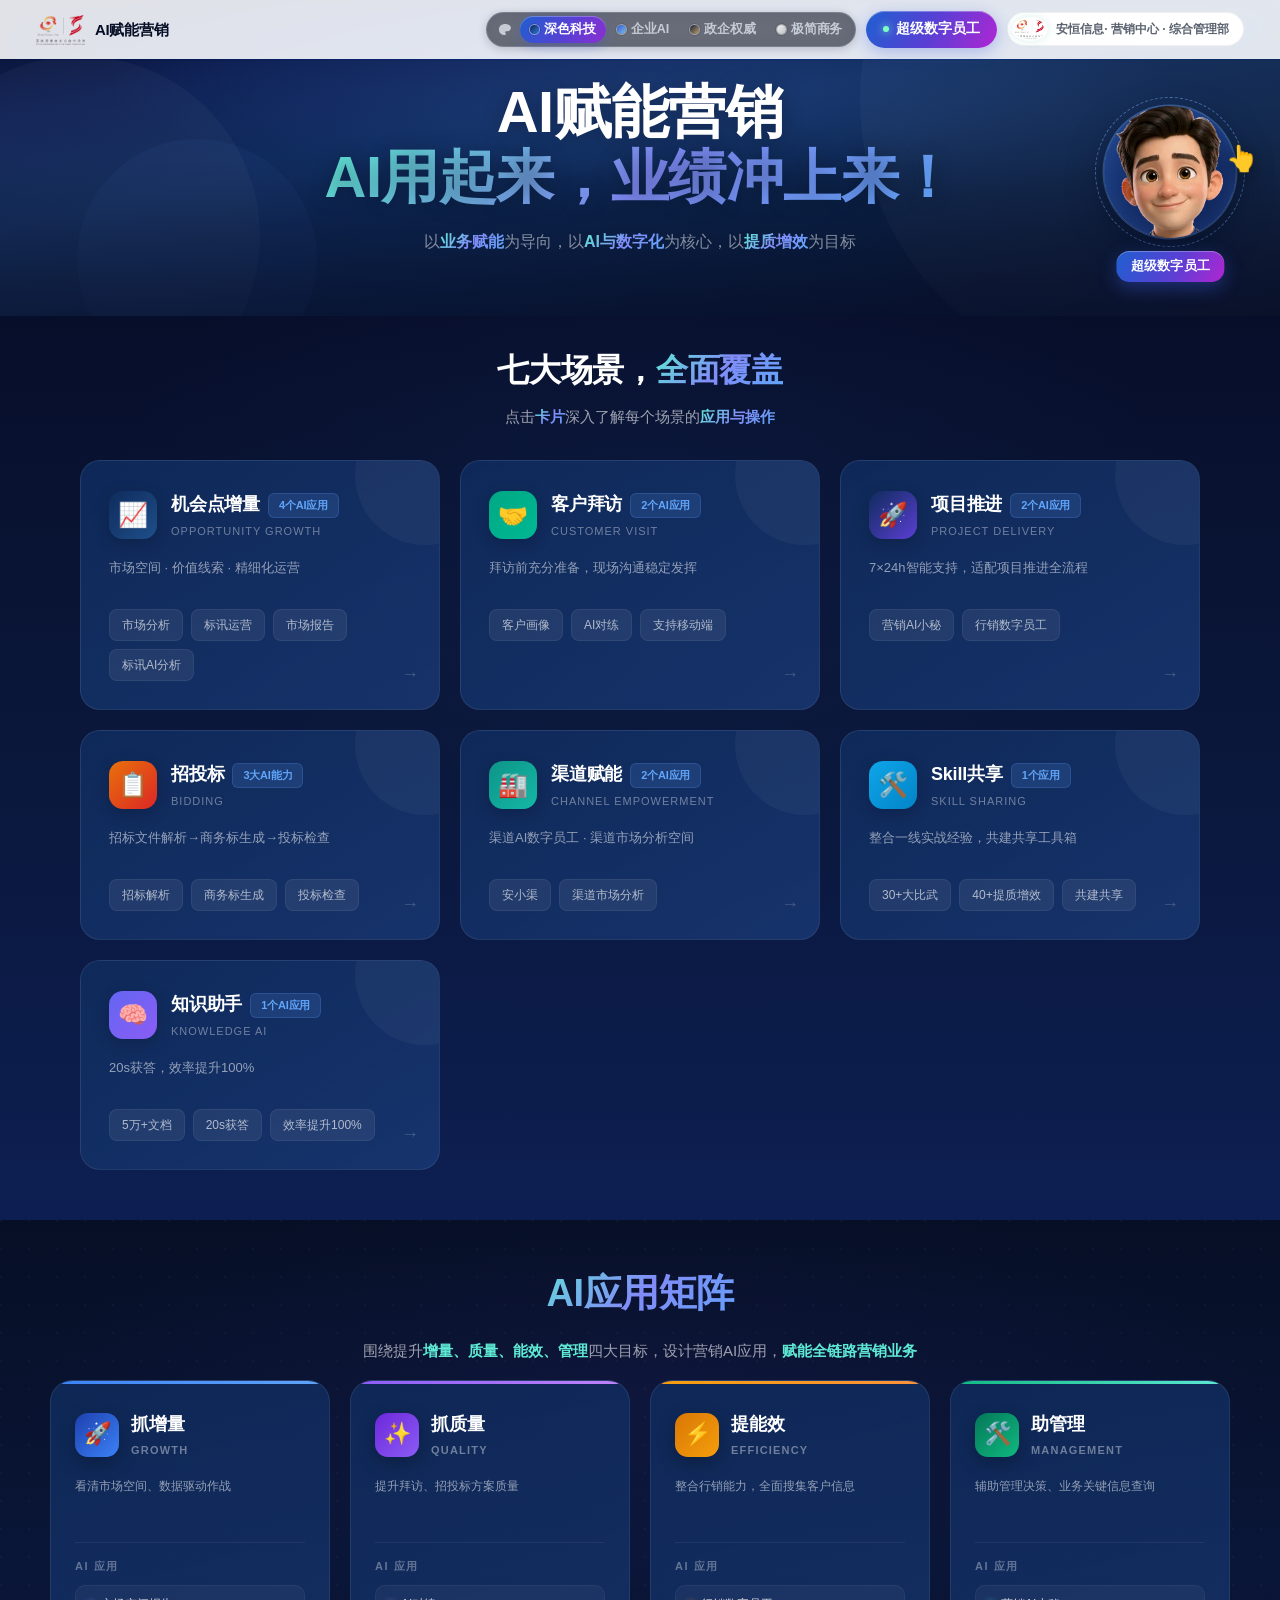
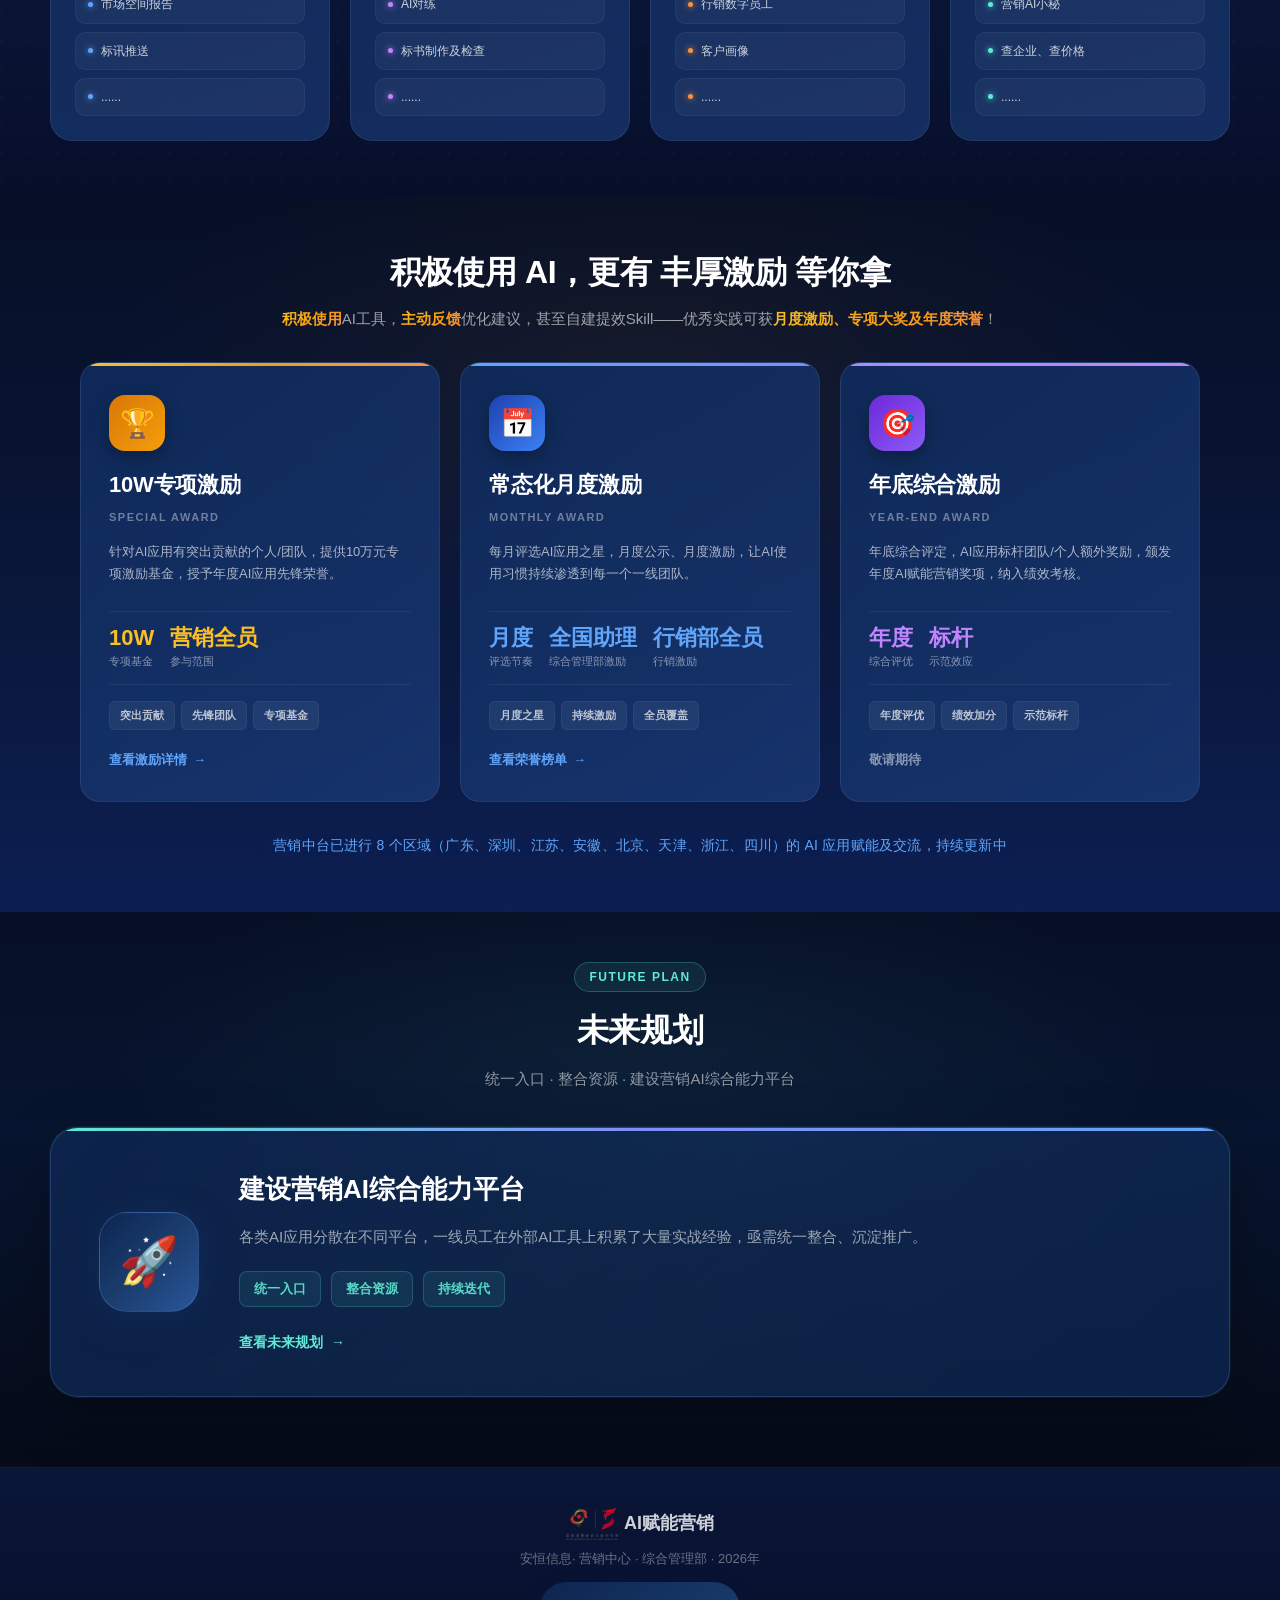
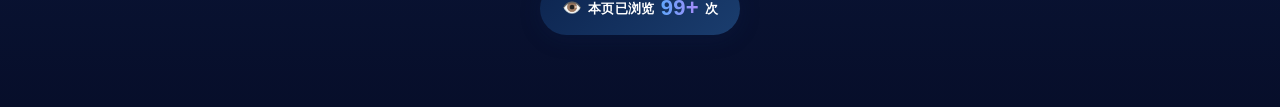
<file: index.html>
<!DOCTYPE html>
<html lang="zh-CN">
<head>
<meta charset="UTF-8">
<meta name="viewport" content="width=device-width,initial-scale=1.0">
<title>AI赋能营销 · 营销中心-综合管理部</title>
<link rel="stylesheet" href="ued-theme-a.css" data-ued-th="a" media="all">
<link rel="stylesheet" href="ued-theme-b.css" data-ued-th="b" media="not all">
<link rel="stylesheet" href="ued-theme-c.css" data-ued-th="c" media="not all">
<link rel="stylesheet" href="ued-theme-d.css" data-ued-th="d" media="not all">
<link rel="stylesheet" href="ued-switch.css">
<script id="ued-switch-boot">
(function () {
  var H = document.documentElement;
  var IDS = ['a', 'b', 'c', 'd'];
  function siteOf() {
    /* /ai-marketing-site(-B|-C|-D)/ → a|b|c|d；本地文件/其它路径 → a */
    var m = /(?:^|\/)ai-marketing-site(?:-([BbCcDd]))?\//.exec(location.pathname || '');
    return (m && m[1]) ? m[1].toLowerCase() : 'a';
  }
  var site = siteOf(), pick = null, forced = false;
  try {
    var q = new URLSearchParams(location.search).get('ued');
    if (q && IDS.indexOf(q.toLowerCase()) >= 0) { pick = q.toLowerCase(); forced = true; }
  } catch (e) {}
  if (!pick) {
    try {
      var s = localStorage.getItem('ued-theme@' + site);
      if (s && IDS.indexOf(s) >= 0) pick = s;
    } catch (e) {}
  }
  if (!pick) pick = site;
  window.__ued = { site: site, theme: pick, forced: forced };
  H.setAttribute('data-ued-site', site);
  H.setAttribute('data-ued-theme', pick);
  var ls = document.querySelectorAll('link[data-ued-th]');
  for (var i = 0; i < ls.length; i++) {
    ls[i].media = (ls[i].getAttribute('data-ued-th') === pick) ? 'all' : 'not all';
  }
  window.__uedApply = function (t) {
    if (IDS.indexOf(t) < 0) return;
    H.setAttribute('data-ued-theme', t);
    var n = document.querySelectorAll('link[data-ued-th]');
    for (var i = 0; i < n.length; i++) {
      n[i].media = (n[i].getAttribute('data-ued-th') === t) ? 'all' : 'not all';
    }
    var bs = document.querySelectorAll('.uedsw-b');
    for (var j = 0; j < bs.length; j++) {
      bs[j].setAttribute('aria-pressed', bs[j].getAttribute('data-ued') === t ? 'true' : 'false');
    }
    window.__ued.theme = t;
    try { localStorage.setItem('ued-theme@' + window.__ued.site, t); } catch (e) {}
  };
  document.addEventListener('DOMContentLoaded', function () {
    window.__uedApply(window.__ued.theme);
    var box = document.querySelector('.uedsw');
    if (!box) return;
    box.addEventListener('click', function (ev) {
      var b = ev.target.closest ? ev.target.closest('.uedsw-b') : null;
      if (!b) return;
      ev.preventDefault();
      var t = b.getAttribute('data-ued');
      if (t === window.__ued.theme) return;
      document.documentElement.classList.add('uedsw-anim');
      window.__uedApply(t);
      setTimeout(function () {
        document.documentElement.classList.remove('uedsw-anim');
      }, 340);
    });
  });
})();
</script>
</head>
<body>
<div id="prog"></div>

<nav>
  <a class="nav-brand" href="index.html"><img src="media/image2.png" alt="安恒信息" fetchpriority="high" decoding="async" width="445" height="273"><span>AI赋能营销</span></a>
  <div class="nav-actions">
    <div class="uedsw" role="group" aria-label="界面风格切换" title="UED 界面风格切换 · 四个风格内容一致，仅视觉不同"><span class="uedsw-lab"><svg class="uedsw-ico" viewBox="0 0 16 16" aria-hidden="true"><path d="M8 1.1a6.9 6.9 0 0 0 0 13.8c.95 0 1.6-.72 1.6-1.5 0-.4-.16-.73-.42-1-.24-.25-.38-.56-.38-.92 0-.76.63-1.37 1.42-1.37h1.05A4.68 4.68 0 0 0 15.9 5.5C15.9 2.98 12.32 1.1 8 1.1Z"/><circle cx="4.85" cy="6.5" r="1.05"/><circle cx="7.6" cy="4.3" r="1.05"/><circle cx="10.85" cy="5.15" r="1.05"/><circle cx="10.95" cy="8.35" r="1.05"/></svg><span class="uedsw-lab-t">界面风格</span></span><span class="uedsw-opts"><button type="button" class="uedsw-b" data-ued="a" title="深色科技风格" aria-pressed="false"><i class="uedsw-d" aria-hidden="true"></i><span>深色科技</span></button><button type="button" class="uedsw-b" data-ued="b" title="企业AI风格" aria-pressed="false"><i class="uedsw-d" aria-hidden="true"></i><span>企业AI</span></button><button type="button" class="uedsw-b" data-ued="c" title="政企权威风格" aria-pressed="false"><i class="uedsw-d" aria-hidden="true"></i><span>政企权威</span></button><button type="button" class="uedsw-b" data-ued="d" title="极简商务风格" aria-pressed="false"><i class="uedsw-d" aria-hidden="true"></i><span>极简商务</span></button></span></div>
  <a class="nav-de-btn" href="digital-employee.html" title="进入 超级数字员工 专页"><span class="nde-dot"></span><span class="nde-txt">超级数字员工</span></a>
    <div class="nav-right"><img src="media/image2.png" alt="" fetchpriority="high" decoding="async" width="445" height="273"><span class="nav-right-dept">安恒信息· 营销中心 · 综合管理部</span></div>
  </div>
</nav>

<section class="hero" id="hero" style="min-height:auto;padding:80px 40px 24px;">
  <div class="hero-bg-circles"><span></span><span></span><span></span></div>
  <a class="hero-de-orb" href="digital-employee.html" title="点击查看超级数字员工" aria-label="点击查看超级数字员工">
    <span class="orb-stage">
      <span class="orb-halo"></span><span class="orb-halo d2"></span>
      <span class="orb-ring"></span>
      <span class="orb-core"><img src="media/de_orb_face.webp" alt="超级数字员工" fetchpriority="high" decoding="async" width="200" height="200"></span>
      <span class="orb-hand"><b>👆</b></span>
    </span>
    <span class="orb-label">超级数字员工</span>
  </a>
  <div class="hero-inner">
    <h1>AI赋能营销<br><em>AI用起来，业绩冲上来！</em></h1>
    <p class="hero-sub">以<span class="text-highlight">业务赋能</span>为导向，以<span class="text-highlight">AI与数字化</span>为核心，以<span class="text-highlight">提质增效</span>为目标</p>
  </div>
</section>

<section class="landing-section" id="landing-scenes">
  <div class="landing-inner">
    <div class="landing-title">七大场景，<em>全面覆盖</em></div>
    <div class="landing-sub">点击<span class="text-highlight">卡片</span>深入了解每个场景的<span class="text-highlight">应用与操作</span></div>
    <div class="cards-grid">
    <a href="scene-1.html" class="card-item">
      <div class="card-icon-wrap">
        <div class="card-icon" data-u="1" style="background:linear-gradient(135deg,#0f2b5c,#1e4f8a);">📈</div>
        <div class="card-title-group">
          <div class="card-title">机会点增量<span class="card-count">4个AI应用</span></div>
          <div class="card-en">Opportunity Growth</div>
        </div>
      </div>
      <div class="card-desc">市场空间 · 价值线索 · 精细化运营</div>
      <div class="card-tags"><span class="card-tag">市场分析</span><span class="card-tag">标讯运营</span><span class="card-tag">市场报告</span><span class="card-tag">标讯AI分析</span></div>
      <div class="card-arrow">→</div>
    </a>
    <a href="scene-2.html" class="card-item">
      <div class="card-icon-wrap">
        <div class="card-icon" data-u="2" style="background:linear-gradient(135deg,#00a884,#00b894);">🤝</div>
        <div class="card-title-group">
          <div class="card-title">客户拜访<span class="card-count">2个AI应用</span></div>
          <div class="card-en">Customer Visit</div>
        </div>
      </div>
      <div class="card-desc">拜访前充分准备，现场沟通稳定发挥</div>
      <div class="card-tags"><span class="card-tag">客户画像</span><span class="card-tag">AI对练</span><span class="card-tag">支持移动端</span></div>
      <div class="card-arrow">→</div>
    </a>
    <a href="scene-3.html" class="card-item">
      <div class="card-icon-wrap">
        <div class="card-icon" data-u="3" style="background:linear-gradient(135deg,#0f2b5c,#5b3fd4);">🚀</div>
        <div class="card-title-group">
          <div class="card-title">项目推进<span class="card-count">2个AI应用</span></div>
          <div class="card-en">Project Delivery</div>
        </div>
      </div>
      <div class="card-desc">7×24h智能支持，适配项目推进全流程</div>
      <div class="card-tags"><span class="card-tag">营销AI小秘</span><span class="card-tag">行销数字员工</span></div>
      <div class="card-arrow">→</div>
    </a>
    <a href="scene-4.html" class="card-item">
      <div class="card-icon-wrap">
        <div class="card-icon" data-u="4" style="background:linear-gradient(135deg,#e8710a,#dc2626);">📋</div>
        <div class="card-title-group">
          <div class="card-title">招投标<span class="card-count">3大AI能力</span></div>
          <div class="card-en">Bidding</div>
        </div>
      </div>
      <div class="card-desc">招标文件解析→商务标生成→投标检查</div>
      <div class="card-tags"><span class="card-tag">招标解析</span><span class="card-tag">商务标生成</span><span class="card-tag">投标检查</span></div>
      <div class="card-arrow">→</div>
    </a>
    <a href="scene-5.html" class="card-item">
      <div class="card-icon-wrap">
        <div class="card-icon" data-u="5" style="background:linear-gradient(135deg,#0d9488,#14b8a6);">🏭</div>
        <div class="card-title-group">
          <div class="card-title">渠道赋能<span class="card-count">2个AI应用</span></div>
          <div class="card-en">Channel Empowerment</div>
        </div>
      </div>
      <div class="card-desc">渠道AI数字员工 · 渠道市场分析空间</div>
      <div class="card-tags"><span class="card-tag">安小渠</span><span class="card-tag">渠道市场分析</span></div>
      <div class="card-arrow">→</div>
    </a>
    <a href="scene-6.html" class="card-item">
      <div class="card-icon-wrap">
        <div class="card-icon" data-u="6" style="background:linear-gradient(135deg,#0ea5e9,#0284c7);">🛠️</div>
        <div class="card-title-group">
          <div class="card-title">Skill共享<span class="card-count">1个应用</span></div>
          <div class="card-en">Skill Sharing</div>
        </div>
      </div>
      <div class="card-desc">整合一线实战经验，共建共享工具箱</div>
      <div class="card-tags"><span class="card-tag">30+大比武</span><span class="card-tag">40+提质增效</span><span class="card-tag">共建共享</span></div>
      <div class="card-arrow">→</div>
    </a>
    <a href="scene-7.html" class="card-item">
      <div class="card-icon-wrap">
        <div class="card-icon" data-u="7" style="background:linear-gradient(135deg,#6366f1,#8b5cf6);">🧠</div>
        <div class="card-title-group">
          <div class="card-title">知识助手<span class="card-count">1个AI应用</span></div>
          <div class="card-en">Knowledge AI</div>
        </div>
      </div>
      <div class="card-desc">20s获答，效率提升100%</div>
      <div class="card-tags"><span class="card-tag">5万+文档</span><span class="card-tag">20s获答</span><span class="card-tag">效率提升100%</span></div>
      <div class="card-arrow">→</div>
    </a>
    </div>
  </div>
</section>

<section class="arch-section" id="ai-arch">
  <div class="arch-inner">
    <div class="arch-title">
      <span class="at-pill">AI应用矩阵</span>
    </div>
    <div class="arch-sub">围绕提升<strong>增量、质量、能效、管理</strong>四大目标，设计营销AI应用，<strong>赋能全链路营销业务</strong></div>
    <div class="arch-grid">
<a href="scene-1.html?from=ai-arch" class="arch-card arch-card-linkable" data-color="blue">
  <div class="arch-card-top">
    <div class="ac-icon">🚀</div>
    <div>
      <div class="ac-name">抓增量</div>
      <div class="ac-en">GROWTH</div>
    </div>
  </div>
  <div class="ac-desc">看清市场空间、数据驱动作战</div>
  <div class="ac-divider"></div>
  <div class="ac-divider-label">AI 应用</div>
  <div class="ac-apps">
<div class="ac-app"><span class="ac-app-dot"></span>市场空间报告</div>
<div class="ac-app"><span class="ac-app-dot"></span>标讯推送</div>
<div class="ac-app"><span class="ac-app-dot"></span>......</div>

  </div>
</a>
<div class="arch-card" data-color="purple">
  <div class="arch-card-top">
    <div class="ac-icon">✨</div>
    <div>
      <div class="ac-name">抓质量</div>
      <div class="ac-en">QUALITY</div>
    </div>
  </div>
  <div class="ac-desc">提升拜访、招投标方案质量</div>
  <div class="ac-divider"></div>
  <div class="ac-divider-label">AI 应用</div>
  <div class="ac-apps">
<div class="ac-app"><span class="ac-app-dot"></span><a href="scene-2.html?from=ai-arch#app-s2-2" class="ac-app-link">AI对练</a></div>
<div class="ac-app"><span class="ac-app-dot"></span><a href="scene-4.html?from=ai-arch" class="ac-app-link">标书制作及检查</a></div>
<div class="ac-app"><span class="ac-app-dot"></span>......</div>

  </div>
</div>
<div class="arch-card" data-color="orange">
  <div class="arch-card-top">
    <div class="ac-icon">⚡</div>
    <div>
      <div class="ac-name">提能效</div>
      <div class="ac-en">EFFICIENCY</div>
    </div>
  </div>
  <div class="ac-desc">整合行销能力，全面搜集客户信息</div>
  <div class="ac-divider"></div>
  <div class="ac-divider-label">AI 应用</div>
  <div class="ac-apps">
<div class="ac-app"><span class="ac-app-dot"></span><a href="scene-3.html?from=ai-arch#app-s3-2" class="ac-app-link">行销数字员工</a></div>
<div class="ac-app"><span class="ac-app-dot"></span><a href="scene-2.html?from=ai-arch#app-s2-1" class="ac-app-link">客户画像</a></div>
<div class="ac-app"><span class="ac-app-dot"></span>......</div>

  </div>
</div>
<a href="scene-3.html?from=ai-arch#app-s3-1" class="arch-card arch-card-linkable" data-color="teal">
  <div class="arch-card-top">
    <div class="ac-icon">🛠️</div>
    <div>
      <div class="ac-name">助管理</div>
      <div class="ac-en">MANAGEMENT</div>
    </div>
  </div>
  <div class="ac-desc">辅助管理决策、业务关键信息查询</div>
  <div class="ac-divider"></div>
  <div class="ac-divider-label">AI 应用</div>
  <div class="ac-apps">
<div class="ac-app"><span class="ac-app-dot"></span>营销AI小秘</div>
<div class="ac-app"><span class="ac-app-dot"></span>查企业、查价格</div>
<div class="ac-app"><span class="ac-app-dot"></span>......</div>

  </div>
</a>
    </div>
  </div>
</section>

<section class="inc-section">
  <div class="inc-inner">
    <div class="inc-header">
      <div class="inc-title">积极使用 AI，更有 丰厚激励 等你拿</div>
      <div class="inc-sub"><span class="text-highlight-gold">积极使用</span>AI工具，<span class="text-highlight-gold">主动反馈</span>优化建议，甚至自建提效Skill——优秀实践可获<span class="text-highlight-gold">月度激励、专项大奖及年度荣誉</span>！</div>
    </div>
    <div class="inc-grid">
<a href="https://365.kdocs.cn/l/cqQpJWaDnycr" target="_blank" class="inc-card" data-glow="gold">
  <div class="inc-card-icon">🏆</div>
  <div class="inc-card-title">10W专项激励</div>
  <div class="inc-card-en">SPECIAL AWARD</div>
  <div class="inc-card-desc">针对AI应用有突出贡献的个人/团队，提供10万元专项激励基金，授予年度AI应用先锋荣誉。</div>
  <div class="inc-card-stats"><div><div class="inc-stat-num">10W</div><div class="inc-stat-label">专项基金</div></div><div><div class="inc-stat-num">营销全员</div><div class="inc-stat-label">参与范围</div></div></div>
  <div class="inc-card-tags"><span class="inc-card-tag">突出贡献</span><span class="inc-card-tag">先锋团队</span><span class="inc-card-tag">专项基金</span></div>
  <div class="inc-card-cta">查看激励详情</div>
</a>
<a href="https://ah-marketing-2026.github.io/honor/" target="_blank" class="inc-card" data-glow="blue">
  <div class="inc-card-icon">📅</div>
  <div class="inc-card-title">常态化月度激励</div>
  <div class="inc-card-en">MONTHLY AWARD</div>
  <div class="inc-card-desc">每月评选AI应用之星，月度公示、月度激励，让AI使用习惯持续渗透到每一个一线团队。</div>
  <div class="inc-card-stats"><div><div class="inc-stat-num">月度</div><div class="inc-stat-label">评选节奏</div></div><div><div class="inc-stat-num">全国助理</div><div class="inc-stat-label">综合管理部激励</div></div><div><div class="inc-stat-num">行销部全员</div><div class="inc-stat-label">行销激励</div></div></div>
  <div class="inc-card-tags"><span class="inc-card-tag">月度之星</span><span class="inc-card-tag">持续激励</span><span class="inc-card-tag">全员覆盖</span></div>
  <div class="inc-card-cta">查看荣誉榜单</div>
</a>
<div class="inc-card" data-glow="purple">
  <div class="inc-card-icon">🎯</div>
  <div class="inc-card-title">年底综合激励</div>
  <div class="inc-card-en">YEAR-END AWARD</div>
  <div class="inc-card-desc">年底综合评定，AI应用标杆团队/个人额外奖励，颁发年度AI赋能营销奖项，纳入绩效考核。</div>
  <div class="inc-card-stats"><div><div class="inc-stat-num">年度</div><div class="inc-stat-label">综合评优</div></div><div><div class="inc-stat-num">标杆</div><div class="inc-stat-label">示范效应</div></div></div>
  <div class="inc-card-tags"><span class="inc-card-tag">年度评优</span><span class="inc-card-tag">绩效加分</span><span class="inc-card-tag">示范标杆</span></div>
  <div class="inc-card-cta no-arrow">敬请期待</div>
</div>
    </div>
    <div class="inc-action">营销中台已进行 8 个区域（广东、深圳、江苏、安徽、北京、天津、浙江、四川）的 AI 应用赋能及交流，持续更新中</div>
  </div>
</section>

<section class="future-home-section" id="future-home">
  <div class="future-home-inner">
    <div class="future-home-header">
      <div class="future-home-pill">FUTURE PLAN</div>
      <div class="future-home-title">未来规划</div>
      <div class="future-home-subtitle">统一入口 · 整合资源 · 建设营销AI综合能力平台</div>
    </div>
    <a href="future.html" class="future-home-card">
      <div class="future-home-icon">🚀</div>
      <div class="future-home-card-body">
        <div class="future-home-card-title">建设营销AI综合能力平台</div>
        <div class="future-home-card-desc">各类AI应用分散在不同平台，一线员工在外部AI工具上积累了大量实战经验，亟需统一整合、沉淀推广。</div>
        <div class="future-home-tags">
          <span class="future-home-tag">统一入口</span>
          <span class="future-home-tag">整合资源</span>
          <span class="future-home-tag">持续迭代</span>
        </div>
        <div class="future-home-cta">查看未来规划</div>
      </div>
    </a>
  </div>
</section>

<footer data-u="8" style="background:linear-gradient(180deg,#0a1638,#070e2a);border-top:1px solid rgba(255,255,255,.06);color:rgba(255,255,255,.4);">
  <div class="ft-logo" data-u="9" style="color:rgba(255,255,255,.8);"><img src="media/image2.png" alt="安恒信息" style="height:32px;vertical-align:middle;margin-right:6px;filter:brightness(1.2);" fetchpriority="high" decoding="async" width="445" height="273">AI赋能营销</div>
  <p>安恒信息· 营销中心 · 综合管理部 · 2026年</p>
  <section class="view-counter" style="margin-top:12px;"><span class="vc-icon">👁️</span><span>本页已浏览</span><span class="vc-num">99+</span><span>次</span></section>
</footer>

<script>window.addEventListener('scroll',()=>{const h=document.documentElement.scrollHeight-window.innerHeight;document.getElementById('prog').style.width=(h>0?window.scrollY/h*100:0)+'%'});</script>
<script id="__perf_reg">
(function () {
  if (!('serviceWorker' in navigator)) return;
  if (location.protocol === 'file:') return;
  var started = false, reg = null;
  var THEMES = ['a', 'b', 'c', 'd'];
  function idle(fn) { if ('requestIdleCallback' in window) requestIdleCallback(fn, { timeout: 4000 }); else setTimeout(fn, 2000); }
  function afterLoad(fn) {
    if (document.readyState === 'complete') fn();
    else window.addEventListener('load', fn);
  }
  function slowNet() {
    try {
      var c = navigator.connection || navigator.mozConnection || {};
      if (c.saveData) return true;
      var t = (c.effectiveType || '').toLowerCase();
      return t === 'slow-2g' || t === '2g' || t === '3g';
    } catch (e) { return false; }
  }
  function target() {
    return navigator.serviceWorker.controller || (reg && (reg.active || reg.waiting)) || null;
  }
  function send(t, type, urls) {
    if (!t || !t.postMessage) return;
    try { t.postMessage(urls && urls.length ? { type: type, urls: urls } : { type: type }); } catch (e) {}
  }
  /* 本页用到的皮肤 CSS × 4 套皮肤。href 形如 ued-theme-a.css / ued-page-de-a.css，
     展开成 a/b/c/d 四个文件名。首页本来就没有 ued-page-de-*.css 的 <link>，
     于是不会去下那 4 个文件 —— 省 116 KB（比让 SW 按站点级清单一刀切更省）。 */
  function cssList() {
    var out = [], seen = {}, ls = document.querySelectorAll('link[data-ued-th]'), i, j, m, u;
    for (i = 0; i < ls.length; i++) {
      var href = ls[i].getAttribute('href') || '';
      m = /^(.*-)([abcd])(\.css)$/.exec(href);
      if (!m) {
        if (/\.css$/.test(href) && !seen[href]) { seen[href] = 1; out.push('./' + href); }
        continue;
      }
      for (j = 0; j < THEMES.length; j++) {
        u = './' + m[1] + THEMES[j] + m[3];
        if (!seen[u]) { seen[u] = 1; out.push(u); }
      }
    }
    if (!out.length) {
      for (i = 0; i < THEMES.length; i++) out.push('./ued-theme-' + THEMES[i] + '.css');
    }
    return out;
  }
  /* 首屏（含首屏图片）全部下完之后，才开始补齐后台资源。
     慢链路上 load 会很晚才触发 —— 这个「晚」正是我们要的：首屏独占带宽。
     旧版是注册完就预热 19 个文件（286 KB）+ 8 张图（234 KB），首访直接被拖垮。 */
  function start() {
    if (started) return;
    afterLoad(function () {
      idle(function () {
        var t = target();
        if (!t) return;                 /* 首访还没 controller，等 controllerchange 再触发 */
        started = true;
        send(t, 'warm-css', cssList()); /* 4 套皮肤 CSS：切换风格要用，任何网络都补 */
        if (slowNet()) return;          /* 慢网 / 省流量：其余可选内容一律不下 */
        setTimeout(function () { send(target(), 'warm-pages'); }, 8000);
        setTimeout(function () { send(target(), 'warm-img'); }, 20000);
      });
    });
  }
  navigator.serviceWorker.addEventListener('controllerchange', start);
  navigator.serviceWorker.register('sw.js', { scope: './' }).then(function (r) {
    reg = r; start();
  }).catch(function () {});
  navigator.serviceWorker.addEventListener('message', function (e) {
    var d = e.data || {};
    if (d.type !== 'updated') return;
    try {
      if (sessionStorage.getItem('__ams_v') === d.v) return;
      sessionStorage.setItem('__ams_v', d.v);
    } catch (err) { return; }
    location.reload();
  });
})();
</script>
</body>
</html>
</file>
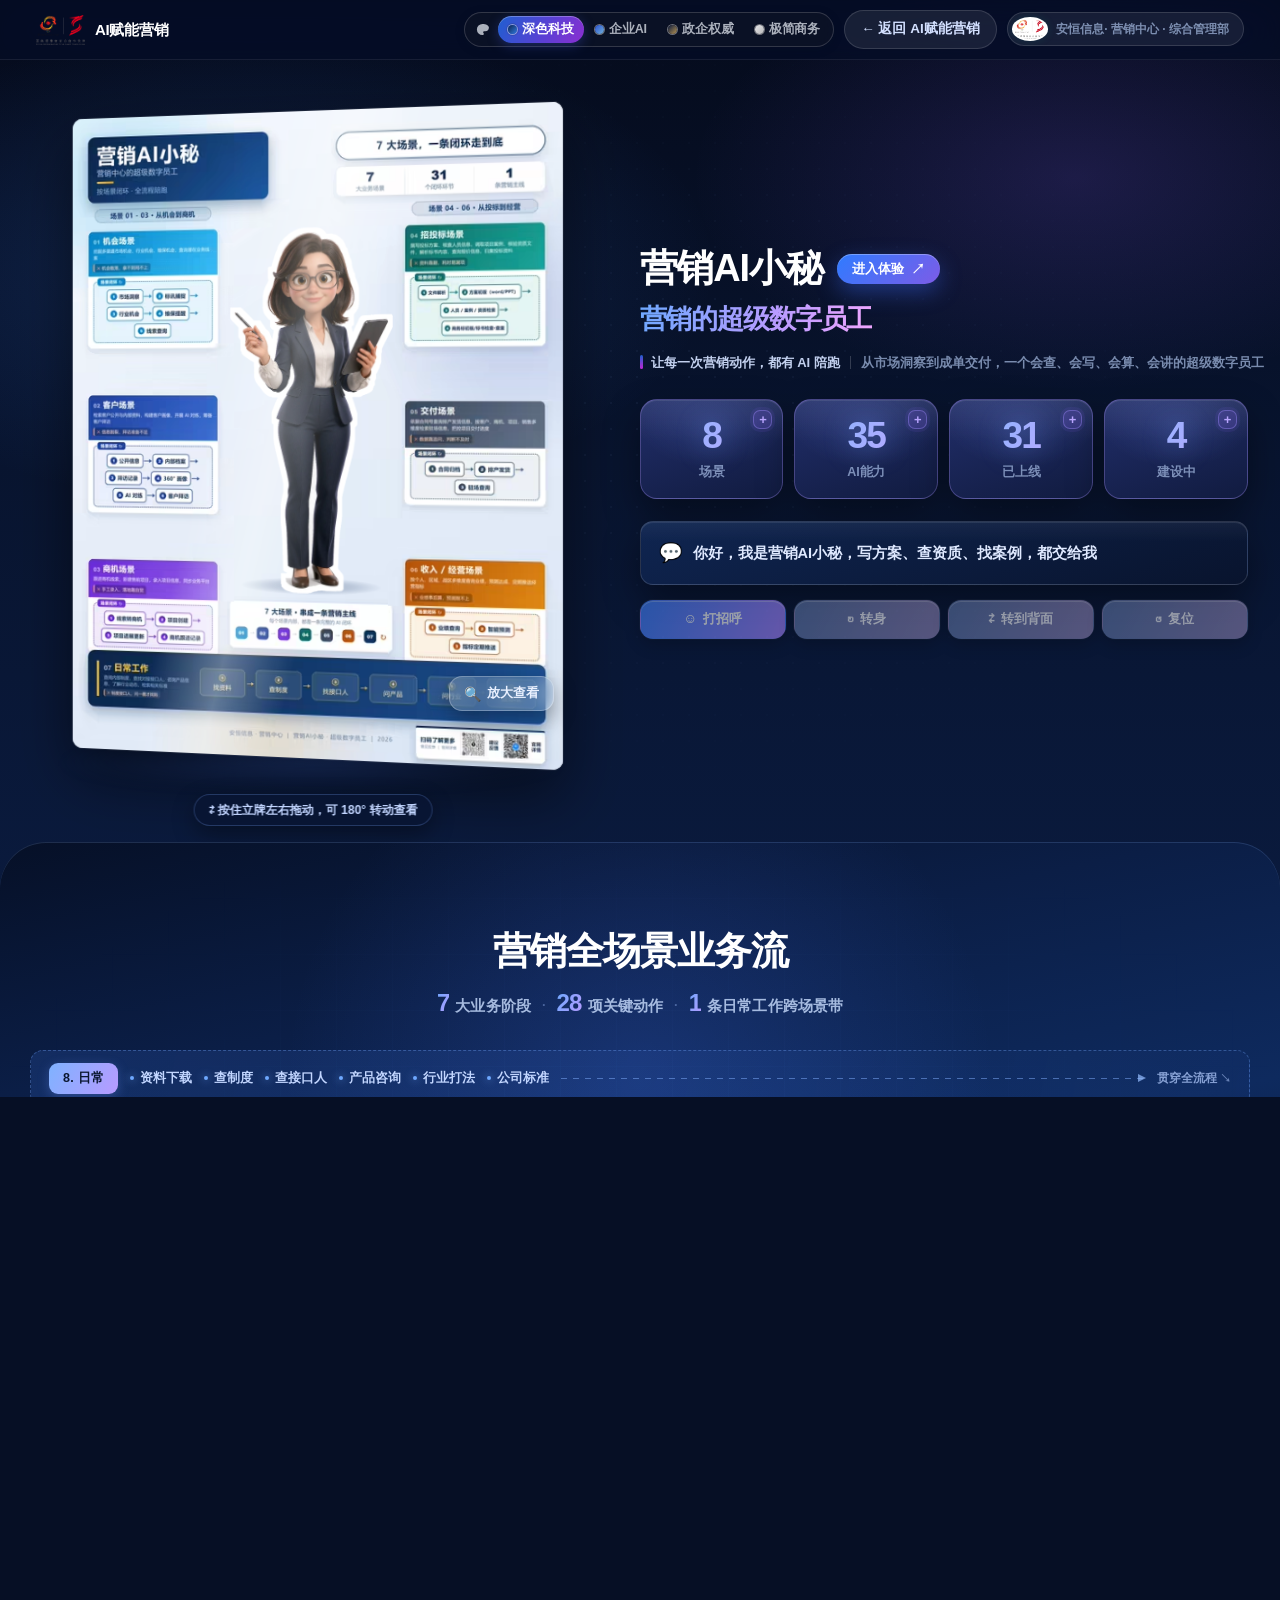
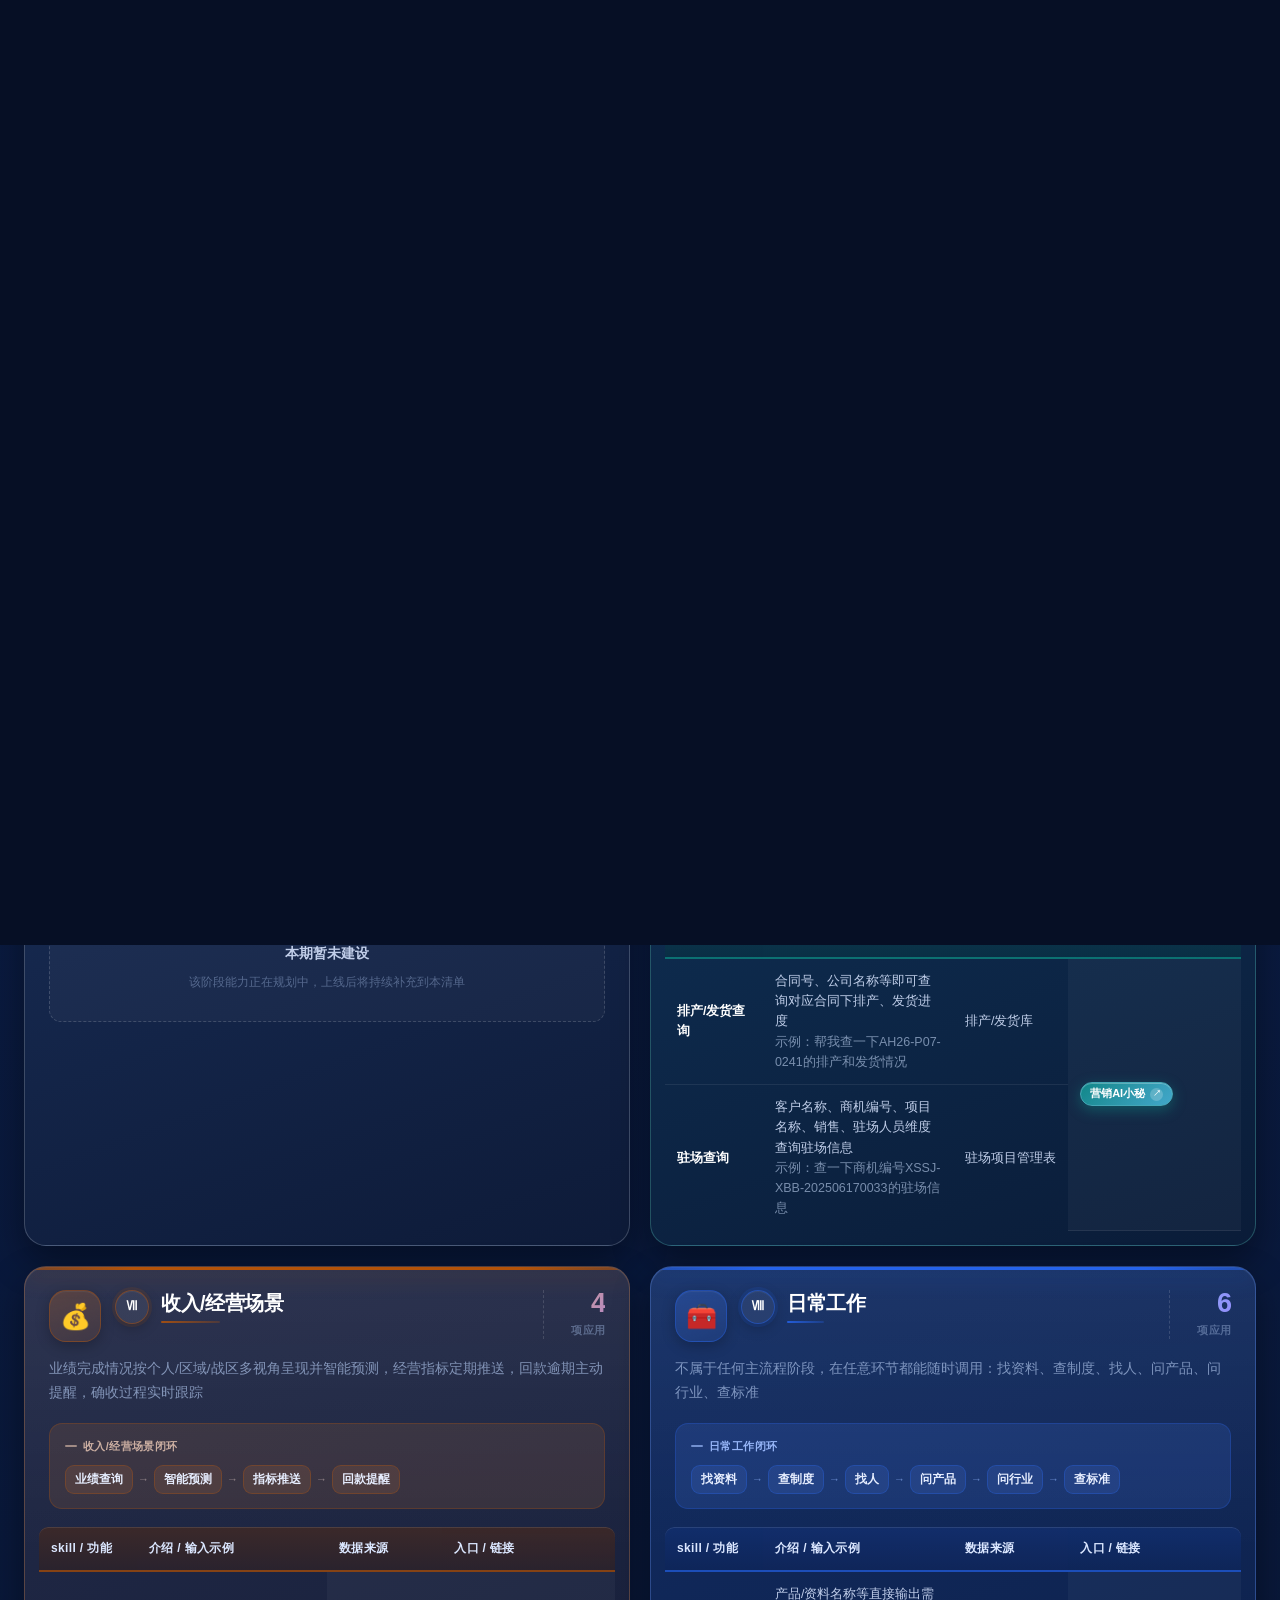
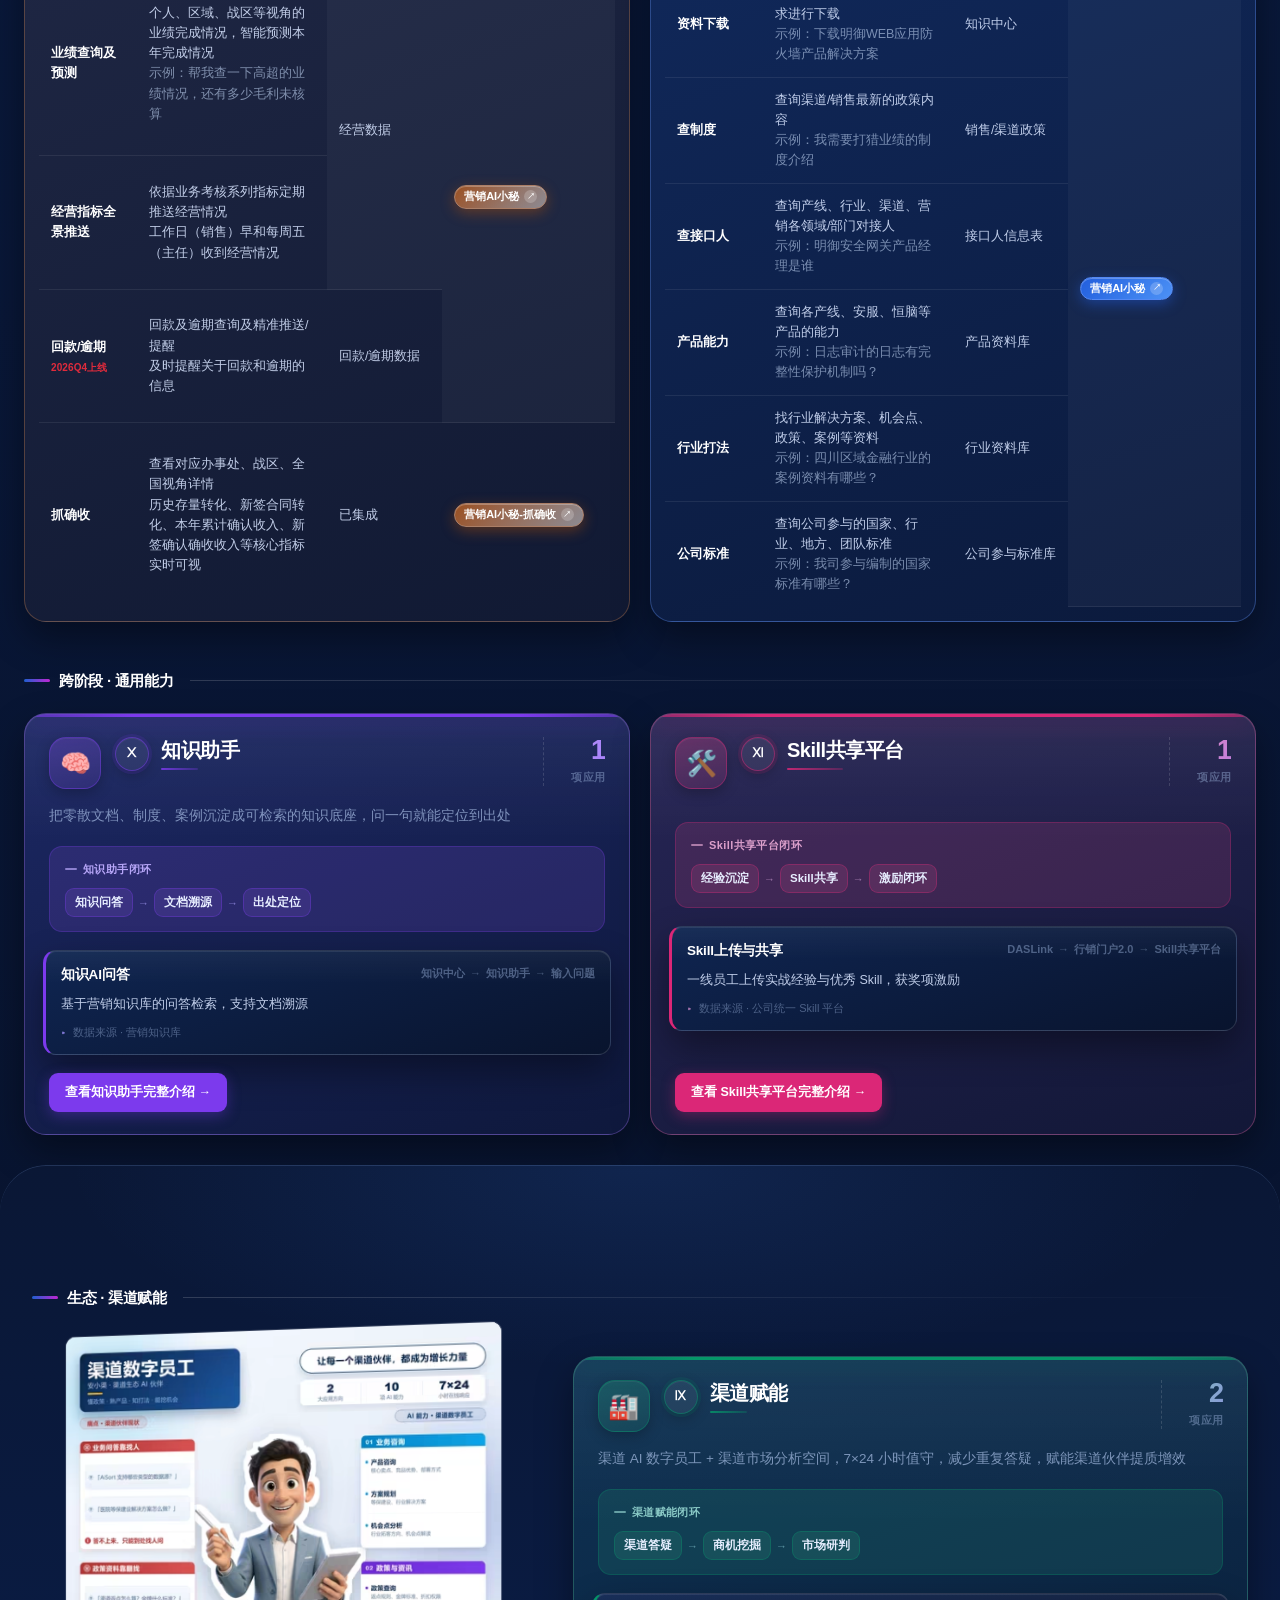
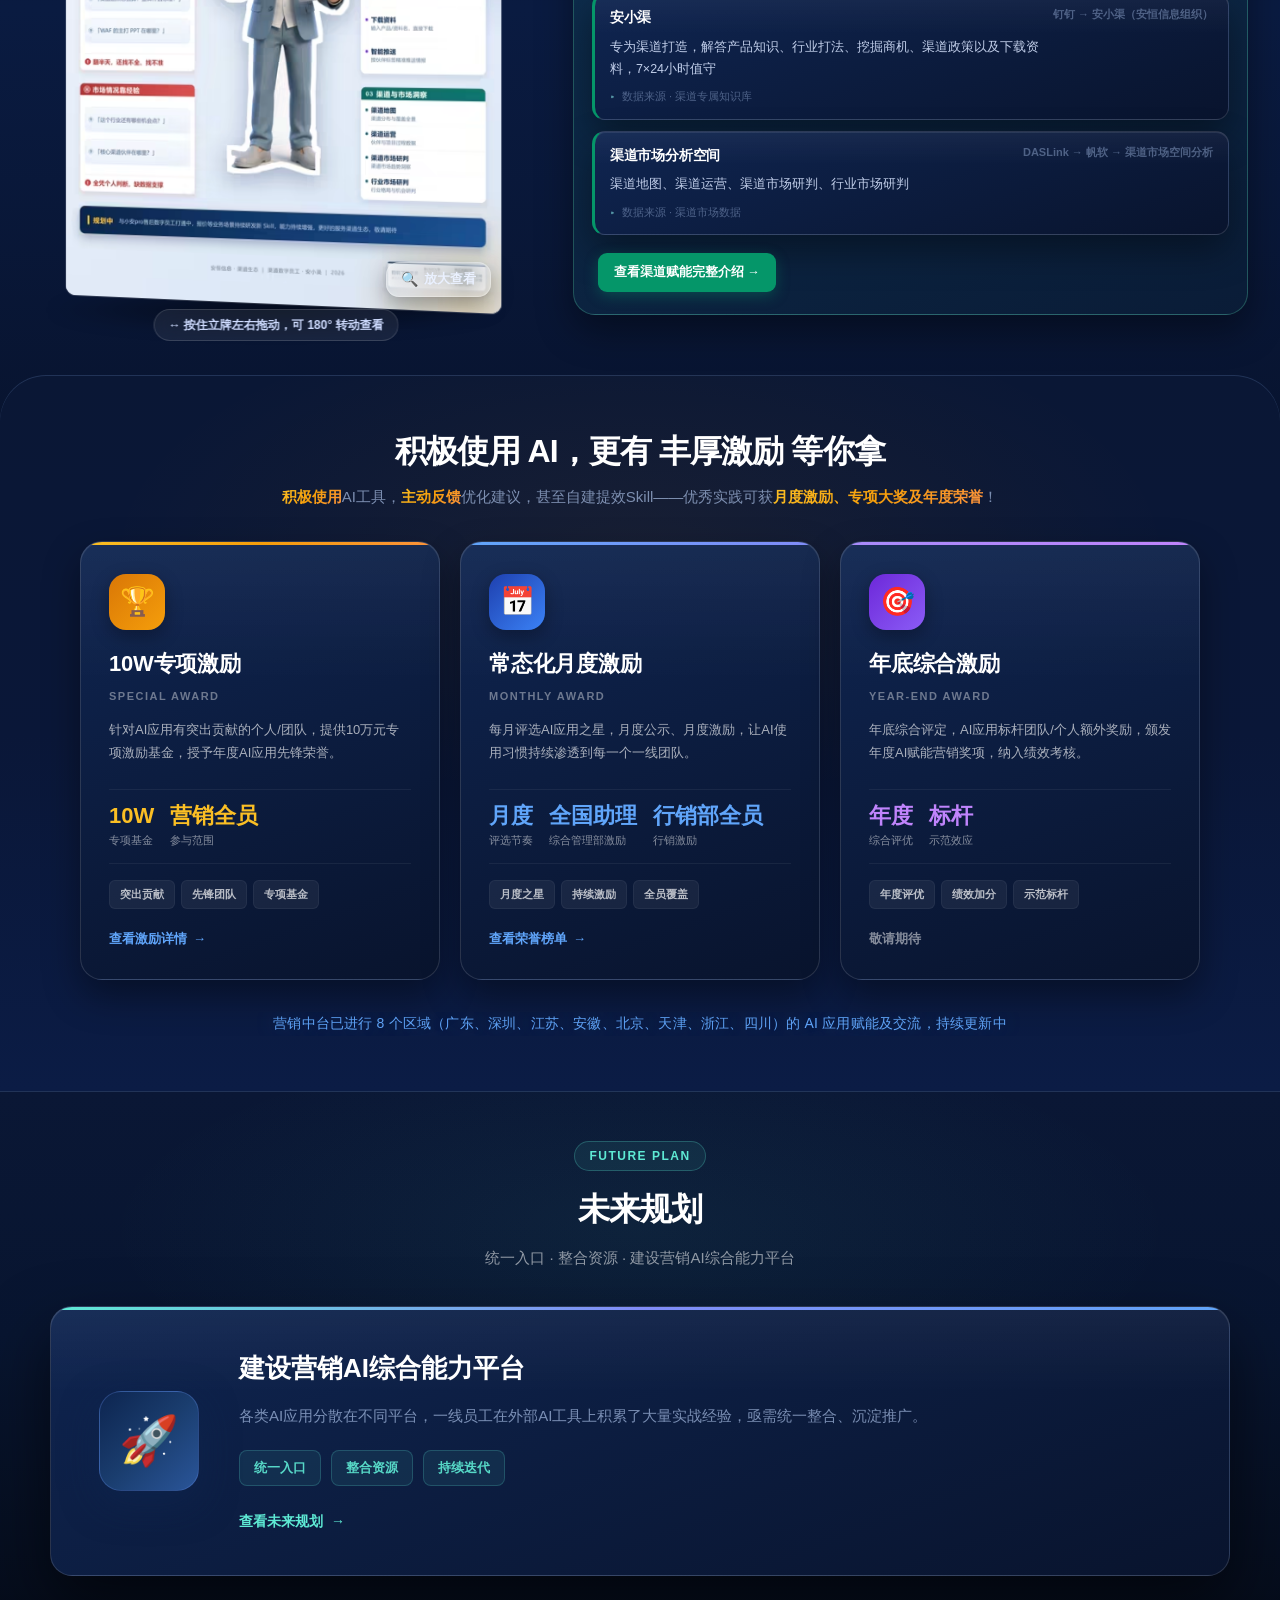
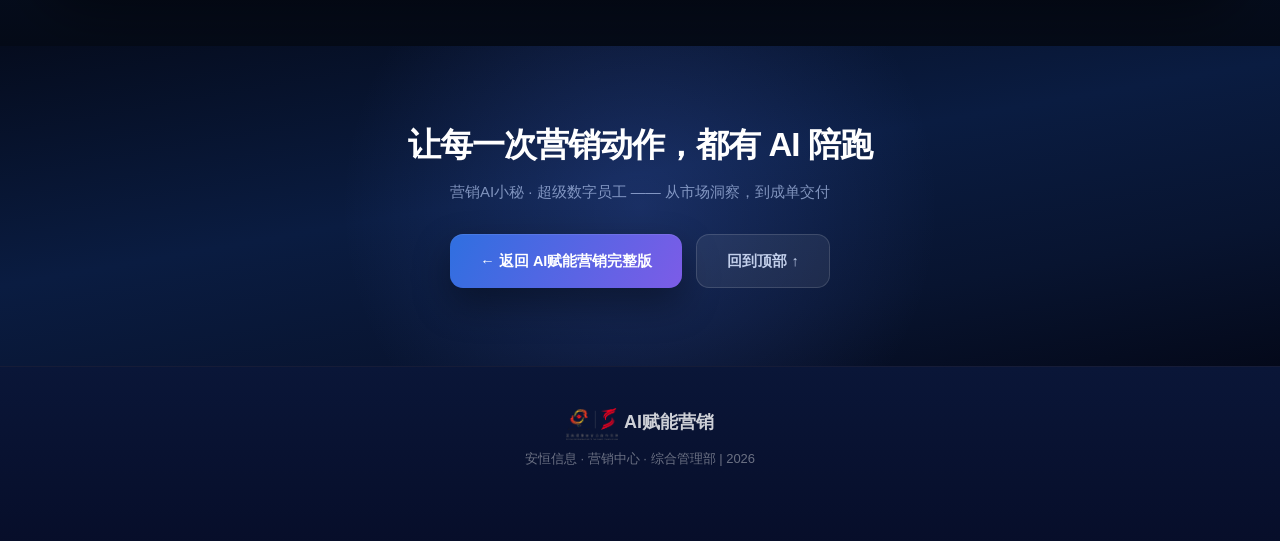
<file: digital-employee.html>
<!DOCTYPE html>
<html lang="zh-CN">
<head>
<meta charset="UTF-8">
<meta name="viewport" content="width=device-width,initial-scale=1.0">
<title>营销AI小秘 · 超级数字员工 — 安恒信息 AI赋能营销</title>
<link rel="stylesheet" href="ued-theme-a.css" data-ued-th="a" media="all">
<link rel="stylesheet" href="ued-theme-b.css" data-ued-th="b" media="not all">
<link rel="stylesheet" href="ued-theme-c.css" data-ued-th="c" media="not all">
<link rel="stylesheet" href="ued-theme-d.css" data-ued-th="d" media="not all">
<link rel="stylesheet" href="ued-page-de-a.css" data-ued-th="a" media="all">
<link rel="stylesheet" href="ued-page-de-b.css" data-ued-th="b" media="not all">
<link rel="stylesheet" href="ued-page-de-c.css" data-ued-th="c" media="not all">
<link rel="stylesheet" href="ued-page-de-d.css" data-ued-th="d" media="not all">
<link rel="stylesheet" href="ued-switch.css">
<link rel="preload" as="image" type="image/avif" href="media/de_board_front_1x.avif" imagesrcset="media/de_board_front_m.avif 640w, media/de_board_front_1x.avif 560w, media/de_board_front.avif 1120w" imagesizes="(max-width:768px) 320px, 560px" fetchpriority="high">
<link rel="preload" as="image" href="media/de_char_body.webp">
<script id="ued-switch-boot">
(function () {
  var H = document.documentElement;
  var IDS = ['a', 'b', 'c', 'd'];
  function siteOf() {
    /* /ai-marketing-site(-B|-C|-D)/ → a|b|c|d；本地文件/其它路径 → a */
    var m = /(?:^|\/)ai-marketing-site(?:-([BbCcDd]))?\//.exec(location.pathname || '');
    return (m && m[1]) ? m[1].toLowerCase() : 'a';
  }
  var site = siteOf(), pick = null, forced = false;
  try {
    var q = new URLSearchParams(location.search).get('ued');
    if (q && IDS.indexOf(q.toLowerCase()) >= 0) { pick = q.toLowerCase(); forced = true; }
  } catch (e) {}
  if (!pick) {
    try {
      var s = localStorage.getItem('ued-theme@' + site);
      if (s && IDS.indexOf(s) >= 0) pick = s;
    } catch (e) {}
  }
  if (!pick) pick = site;
  window.__ued = { site: site, theme: pick, forced: forced };
  H.setAttribute('data-ued-site', site);
  H.setAttribute('data-ued-theme', pick);
  var ls = document.querySelectorAll('link[data-ued-th]');
  for (var i = 0; i < ls.length; i++) {
    ls[i].media = (ls[i].getAttribute('data-ued-th') === pick) ? 'all' : 'not all';
  }
  window.__uedApply = function (t) {
    if (IDS.indexOf(t) < 0) return;
    H.setAttribute('data-ued-theme', t);
    var n = document.querySelectorAll('link[data-ued-th]');
    for (var i = 0; i < n.length; i++) {
      n[i].media = (n[i].getAttribute('data-ued-th') === t) ? 'all' : 'not all';
    }
    var bs = document.querySelectorAll('.uedsw-b');
    for (var j = 0; j < bs.length; j++) {
      bs[j].setAttribute('aria-pressed', bs[j].getAttribute('data-ued') === t ? 'true' : 'false');
    }
    window.__ued.theme = t;
    try { localStorage.setItem('ued-theme@' + window.__ued.site, t); } catch (e) {}
  };
  document.addEventListener('DOMContentLoaded', function () {
    window.__uedApply(window.__ued.theme);
    var box = document.querySelector('.uedsw');
    if (!box) return;
    box.addEventListener('click', function (ev) {
      var b = ev.target.closest ? ev.target.closest('.uedsw-b') : null;
      if (!b) return;
      ev.preventDefault();
      var t = b.getAttribute('data-ued');
      if (t === window.__ued.theme) return;
      document.documentElement.classList.add('uedsw-anim');
      window.__uedApply(t);
      setTimeout(function () {
        document.documentElement.classList.remove('uedsw-anim');
      }, 340);
    });
  });
})();
</script>
</head>
<body class="de-body">
<div id="prog"></div>

<nav>
  <a class="nav-brand" href="index.html"><img src="media/image2.png" alt="安恒信息" fetchpriority="high" decoding="async" width="445" height="273"><span>AI赋能营销</span></a>
  <div class="nav-actions">
    <div class="uedsw" role="group" aria-label="界面风格切换" title="UED 界面风格切换 · 四个风格内容一致，仅视觉不同"><span class="uedsw-lab"><svg class="uedsw-ico" viewBox="0 0 16 16" aria-hidden="true"><path d="M8 1.1a6.9 6.9 0 0 0 0 13.8c.95 0 1.6-.72 1.6-1.5 0-.4-.16-.73-.42-1-.24-.25-.38-.56-.38-.92 0-.76.63-1.37 1.42-1.37h1.05A4.68 4.68 0 0 0 15.9 5.5C15.9 2.98 12.32 1.1 8 1.1Z"/><circle cx="4.85" cy="6.5" r="1.05"/><circle cx="7.6" cy="4.3" r="1.05"/><circle cx="10.85" cy="5.15" r="1.05"/><circle cx="10.95" cy="8.35" r="1.05"/></svg><span class="uedsw-lab-t">界面风格</span></span><span class="uedsw-opts"><button type="button" class="uedsw-b" data-ued="a" title="深色科技风格" aria-pressed="false"><i class="uedsw-d" aria-hidden="true"></i><span>深色科技</span></button><button type="button" class="uedsw-b" data-ued="b" title="企业AI风格" aria-pressed="false"><i class="uedsw-d" aria-hidden="true"></i><span>企业AI</span></button><button type="button" class="uedsw-b" data-ued="c" title="政企权威风格" aria-pressed="false"><i class="uedsw-d" aria-hidden="true"></i><span>政企权威</span></button><button type="button" class="uedsw-b" data-ued="d" title="极简商务风格" aria-pressed="false"><i class="uedsw-d" aria-hidden="true"></i><span>极简商务</span></button></span></div>
  <a class="nav-back-btn" href="index.html">← 返回 AI赋能营销</a>
    <div class="nav-right"><img src="media/image2.png" alt="" fetchpriority="high" decoding="async" width="445" height="273"><span class="nav-right-dept">安恒信息· 营销中心 · 综合管理部</span></div>
  </div>
</nav>

<div class="de-board-sec" id="de-board">
  <div class="de-wrap">
    <div class="de-bs-grid">
      <div class="de-stage">
        <div class="de-floor"></div>
        <div class="de-persp">
          <div class="de-board" id="deBoard">
            <div class="de-edge l"></div>
            <div class="de-edge r"></div>
            <div class="de-face de-back">
              <img class="de-lqip" src="[data-uri]" alt="" aria-hidden="true">
              <picture><source type="image/avif" srcset="media/de_board_back_m.avif 640w, media/de_board_back_1x.avif 560w, media/de_board_back.avif 1120w" sizes="(max-width:768px) 320px, 560px"><img class="de-img" src="media/de_board_back_1x.webp" srcset="media/de_board_back_m.webp 640w, media/de_board_back_1x.webp 560w, media/de_board_back.webp 1120w" sizes="(max-width:768px) 320px, 560px" width="560" height="715" alt="营销AI小秘 场景能力立牌 背面" decoding="async" fetchpriority="low"></picture>
              <div class="de-char" id="deCharBack" title="点我切换动作"><img class="de-l de-l-body" src="media/de_char_b_body.webp?v=1790562927" alt="" decoding="async"><img class="de-l de-l-tab" src="media/de_char_b_tab.webp?v=1790562931" alt="" decoding="async"><img class="de-l de-l-arm" src="media/de_char_b_arm.webp?v=1790562934" alt="" decoding="async"><img class="de-l de-l-head" src="media/de_char_b_head.webp?v=1790562929" alt="" decoding="async"></div>
              <div class="de-sheen"></div>
              <div class="de-back-tools"><button class="de-lb-btn" type="button" data-de-front><span class="ic">↩</span>查看正面能力全景 →</button><button class="de-lb-btn" type="button" data-lb-open="deLbBack"><span class="ic">🔍</span>放大查看</button></div>
            </div>
            <div class="de-strut">
              <div class="hinge"></div>
              <div class="rail l"></div>
              <div class="rail r"></div>
              <div class="cross"></div>
              <div class="foot l"></div>
              <div class="foot r"></div>
              <div class="tagline">铝合金背撑 · 稳固落地</div>
            </div>
            <div class="de-face de-front">
              <img class="de-lqip" src="[data-uri]" alt="" aria-hidden="true">
              <picture><source type="image/avif" srcset="media/de_board_front_m.avif 640w, media/de_board_front_1x.avif 560w, media/de_board_front.avif 1120w" sizes="(max-width:768px) 320px, 560px"><img class="de-img" src="media/de_board_front_1x.webp" srcset="media/de_board_front_m.webp 640w, media/de_board_front_1x.webp 560w, media/de_board_front.webp 1120w" sizes="(max-width:768px) 320px, 560px" width="560" height="715" alt="营销AI小秘 场景能力立牌" decoding="async" fetchpriority="high"></picture>
              <div class="de-char" id="deChar" title="点我切换动作"><img class="de-l de-l-body" src="media/de_char_body.webp?v=1790562914" alt="" decoding="async"><img class="de-l de-l-tab" src="media/de_char_tab.webp?v=1790562919" alt="" decoding="async"><img class="de-l de-l-arm" src="media/de_char_arm.webp?v=1790562921" alt="" decoding="async"><img class="de-l de-l-head" src="media/de_char_head.webp?v=1790562916" alt="" decoding="async"></div>
              <div class="de-sheen"></div>
            </div>
          </div>
          <div class="de-board-tools"><button class="de-lb-btn" type="button" data-lb-open="deLb"><span class="ic">🔍</span>放大查看</button></div>
        </div>
        <div class="de-bhint"><span class="k">⇄</span> 按住立牌左右拖动，可 180° 转动查看</div>
      </div>

      <div class="de-panel">
        <h2 class="de-h2"><a class="de-h2-a" href="https://applink.dingtalk.com/action/jumprobot?dingtalkid=%24%3aLWCP_v1%3a%24jNpCmgi%2fFOAC4IeQJVQM%2bm3Lp3xG0gCb" target="_blank" rel="noopener noreferrer" title="点击进入「营销AI小秘」体验"><span class="de-h2-t">营销AI小秘</span><span class="de-h2-go">进入体验<i>↗</i></span></a><br><em>营销的超级数字员工</em></h2>
        <div class="de-tagline">
          <span class="de-slogan">让每一次营销动作，都有 AI 陪跑</span>
          <span class="de-tagsep"></span>
          <span class="de-lead">从市场洞察到成单交付，一个会查、会写、会算、会讲的超级数字员工</span>
        </div>
        <div class="de-kpis"><div class="de-kpi" tabindex="0" data-kpi="KPI1"><div class="de-kpi-pop"><div class="kp-t">8 场景</div><div class="kp-l"><span class="kp-i">机会点</span><span class="kp-i">客户</span><span class="kp-i">商机</span><span class="kp-i">招投标</span><span class="kp-i">合同</span><span class="kp-i">交付</span><span class="kp-i">收入/经营</span><span class="kp-i">日常工作</span></div></div><b>8</b><span>场景</span><i class="kp-dot"></i></div><div class="de-kpi" tabindex="0" data-kpi="KPI2"><div class="de-kpi-pop"><div class="kp-t">35 AI能力</div><div class="kp-l"><span class="kp-i">机会点·公开标讯</span><span class="kp-i">机会点·行业机会</span><span class="kp-i">机会点·维保机会</span><span class="kp-i">机会点·智能推送</span><span class="kp-i">客户·客户公开信息</span><span class="kp-i">客户·驻场绿灯条件</span><span class="kp-i">客户·客户内部信息</span><span class="kp-i">客户·新建客户</span><span class="kp-i">客户·客户拜访</span><span class="kp-i">客户·客户画像</span><span class="kp-i">客户·AI客户对练</span><span class="kp-i">商机·机会点分析</span><span class="kp-i">商机·报价单</span><span class="kp-i">商机·新建商机</span><span class="kp-i">商机·商机跟进记录</span><span class="kp-i">商机·创建项目</span><span class="kp-i">商机·项目进展更新</span><span class="kp-i">招投标·写方案</span><span class="kp-i">招投标·找人员</span><span class="kp-i">招投标·找案例</span><span class="kp-i">招投标·找资质</span><span class="kp-i">招投标·查价格</span><span class="kp-i">招投标·招投标全场景</span><span class="kp-i">交付·排产/发货查询</span><span class="kp-i">交付·驻场查询</span><span class="kp-i">收入/经营·业绩查询及预测</span><span class="kp-i">收入/经营·经营指标全景推送</span><span class="kp-i">收入/经营·回款/逾期</span><span class="kp-i">收入/经营·抓确收</span><span class="kp-i">日常工作·资料下载</span><span class="kp-i">日常工作·查制度</span><span class="kp-i">日常工作·查接口人</span><span class="kp-i">日常工作·产品能力</span><span class="kp-i">日常工作·行业打法</span><span class="kp-i">日常工作·公司标准</span></div></div><b>35</b><span>AI能力</span><i class="kp-dot"></i></div><div class="de-kpi" tabindex="0" data-kpi="KPI3"><div class="de-kpi-pop"><div class="kp-t">31 已上线</div><div class="kp-l"><span class="kp-i">机会点·公开标讯</span><span class="kp-i">机会点·行业机会</span><span class="kp-i">机会点·维保机会</span><span class="kp-i">机会点·智能推送</span><span class="kp-i">客户·客户公开信息</span><span class="kp-i">客户·驻场绿灯条件</span><span class="kp-i">客户·客户内部信息</span><span class="kp-i">客户·客户拜访</span><span class="kp-i">客户·客户画像</span><span class="kp-i">客户·AI客户对练</span><span class="kp-i">商机·机会点分析</span><span class="kp-i">商机·商机跟进记录</span><span class="kp-i">商机·创建项目</span><span class="kp-i">商机·项目进展更新</span><span class="kp-i">招投标·写方案</span><span class="kp-i">招投标·找人员</span><span class="kp-i">招投标·找案例</span><span class="kp-i">招投标·找资质</span><span class="kp-i">招投标·查价格</span><span class="kp-i">招投标·招投标全场景</span><span class="kp-i">交付·排产/发货查询</span><span class="kp-i">交付·驻场查询</span><span class="kp-i">收入/经营·业绩查询及预测</span><span class="kp-i">收入/经营·经营指标全景推送</span><span class="kp-i">收入/经营·抓确收</span><span class="kp-i">日常工作·资料下载</span><span class="kp-i">日常工作·查制度</span><span class="kp-i">日常工作·查接口人</span><span class="kp-i">日常工作·产品能力</span><span class="kp-i">日常工作·行业打法</span><span class="kp-i">日常工作·公司标准</span></div></div><b>31</b><span>已上线</span><i class="kp-dot"></i></div><div class="de-kpi" tabindex="0" data-kpi="KPI4"><div class="de-kpi-pop"><div class="kp-t">4 建设中</div><div class="kp-l"><span class="kp-i plan">新建客户（2026Q4）</span><span class="kp-i plan">报价单（试用中）</span><span class="kp-i plan">新建商机（2026Q4）</span><span class="kp-i plan">回款/逾期（2026Q4）</span></div></div><b>4</b><span>建设中</span><i class="kp-dot"></i></div></div>
        <div class="de-bubble"><span class="bb-ic">💬</span><span class="bb-tx" id="deSay">你好，我是营销AI小秘，写方案、查资质、找案例，都交给我</span></div>
        <div class="de-acts"><button class="de-act" data-act="hello" data-say="你好，我是营销AI小秘，写方案、查资质、找案例，都交给我"><span class="ic">☺</span>打招呼</button><button class="de-act" data-act="turn" data-say="换个角度，看看我的侧身和背后的支撑结构"><span class="ic">↻</span>转身</button><button class="de-act" data-act="back" data-say="翻到背面，看看这块立牌每天在做的事"><span class="ic">⇄</span>转到背面</button><button class="de-act" data-act="reset" data-say="视角已复位，随时可以再聊"><span class="ic">↺</span>复位</button></div>
      </div>
    </div>
  </div>
  <div class="de-lb" id="deLb" data-lb data-base="media/de_board_front_lb_1x.webp" data-avif="media/de_board_front_lb_zoom.avif" data-webp="media/de_board_front_lb_zoom.webp">
  <span class="cl" title="关闭">✕</span>
  <div class="de-lb-stage">
    <img class="de-lb-base" alt="" aria-hidden="true">
    <img class="de-lb-hi" alt="营销AI小秘 场景能力立牌 放大图" decoding="async">
  </div>
  <div class="de-lb-tip"><span class="ic">🔍</span> 点图片 1× / 2× 切换 · 点空白处或按 Esc 关闭</div>
</div>
  <div class="de-lb" id="deLbBack" data-lb data-base="media/de_board_back_lb_1x.webp" data-avif="media/de_board_back_lb_zoom.avif" data-webp="media/de_board_back_lb_zoom.webp">
  <span class="cl" title="关闭">✕</span>
  <div class="de-lb-stage">
    <img class="de-lb-base" alt="" aria-hidden="true">
    <img class="de-lb-hi" alt="营销AI小秘 场景能力立牌 背面 放大图" decoding="async">
  </div>
  <div class="de-lb-tip"><span class="ic">🔍</span> 点图片 1× / 2× 切换 · 点空白处或按 Esc 关闭</div>
</div>
</div>

<section class="de-flow-sec" id="de-flow">
  <div class="de-flow-inner">
    <div class="de-flow-head">
      <h2>营销全场景业务流</h2>
      <div class="de-flow-stat"><span class="seg"><b>7</b>大业务阶段</span><span class="dot">·</span><span class="seg"><b>28</b>项关键动作</span><span class="dot">·</span><span class="seg"><b>1</b>条日常工作跨场景带</span></div>
    </div>

    <div class="de-daily jumpable" data-jump="日常工作" role="link" tabindex="0">
      <span class="lb">8. 日常</span>
      <span class="it">资料下载</span><span class="it">查制度</span><span class="it">查接口人</span><span class="it">产品咨询</span><span class="it">行业打法</span><span class="it">公司标准</span>
      <span class="ln"></span>
      <span class="ds">贯穿全流程</span>
    </div>

    <div class="flow-grid" style="--flow-cols:7"><div class="flow-col jumpable" data-jump="机会点场景" role="link" tabindex="0">
  <div class="flow-head"><span class="n">1</span><span class="t">机会点</span></div>
  <div class="flow-body"><div class="flow-item"><i>1.1</i><span>市场机会</span></div><div class="flow-item"><i>1.2</i><span>公开标讯</span></div><div class="flow-item"><i>1.3</i><span>行业机会</span></div><div class="flow-item"><i>1.4</i><span>维保机会</span></div></div>
</div><div class="flow-col jumpable" data-jump="客户场景" role="link" tabindex="0">
  <div class="flow-head"><span class="n">2</span><span class="t">客户</span></div>
  <div class="flow-body"><div class="flow-item"><i>2.1</i><span>需求调研</span></div><div class="flow-item"><i>2.2</i><span>交流答疑</span></div><div class="flow-item"><i>2.3</i><span>客户管理</span></div></div>
</div><div class="flow-col jumpable" data-jump="商机场景" role="link" tabindex="0">
  <div class="flow-head"><span class="n">3</span><span class="t">商机</span></div>
  <div class="flow-body"><div class="flow-item"><i>3.1</i><span>商机管理</span></div><div class="flow-item"><i>3.2</i><span>项目管理</span></div><div class="flow-item"><i>3.3</i><span>测试机管理</span></div><div class="flow-item"><i>3.4</i><span>申请/实施</span></div></div>
</div><div class="flow-col jumpable" data-jump="招投标场景" role="link" tabindex="0">
  <div class="flow-head"><span class="n">4</span><span class="t">招投标</span></div>
  <div class="flow-body"><div class="flow-item"><i>4.1</i><span>招投标管理</span></div><div class="flow-item"><i>4.2</i><span>招标/投标/讲标</span></div><div class="flow-item"><i>4.3</i><span>报价/行权</span></div><div class="flow-item"><i>4.4</i><span>成本管理</span></div><div class="flow-item"><i>4.5</i><span>POC</span></div></div>
</div><div class="flow-col plan jumpable" data-jump="合同场景" role="link" tabindex="0">
  <div class="flow-head"><span class="n">5</span><span class="t">合同</span></div>
  <div class="flow-body"><div class="flow-item"><i>5.1</i><span>合同管理</span></div><div class="flow-item"><i>5.2</i><span>合同模板</span></div><div class="flow-item"><i>5.3</i><span>框架/特殊合同</span></div><div class="flow-item"><i>5.4</i><span>报POS</span></div><span class="plan-foot">建设中</span></div>
</div><div class="flow-col jumpable" data-jump="交付场景" role="link" tabindex="0">
  <div class="flow-head"><span class="n">6</span><span class="t">交付</span></div>
  <div class="flow-body"><div class="flow-item"><i>6.1</i><span>交付项目</span></div><div class="flow-item"><i>6.2</i><span>外包</span></div><div class="flow-item"><i>6.3</i><span>驻场</span></div><div class="flow-item"><i>6.4</i><span>排产/发货</span></div></div>
</div><div class="flow-col jumpable" data-jump="收入/经营场景" role="link" tabindex="0">
  <div class="flow-head"><span class="n">7</span><span class="t">收入</span></div>
  <div class="flow-body"><div class="flow-item"><i>7.1</i><span>应收/确认</span></div><div class="flow-item"><i>7.2</i><span>回款/逾期</span></div><div class="flow-item"><i>7.3</i><span>开票</span></div><div class="flow-item"><i>7.4</i><span>业绩预测</span></div></div>
</div></div>

    <div class="flow-foot">
      <span class="ff-l">L1 业务阶段 × L2 业务动作</span>
      <span class="ff-sep"></span>
      <span class="ff-r"><b>7</b> 大阶段 · <b>28</b> 项关键动作 · <b>1</b> 条日常工作跨场景带</span>
    </div>
  </div>
</section>

<section class="de-cap-sec" id="de-cap">
  <div class="de-wrap">
    <div class="de-sec-head">
      
      <h2 class="de-h2">超级数字员工 · 场景能力集合</h2>
      
      
    </div>
    <div class="cap-grid"><div class="cap-card" data-u="11" style="--cc:#1e6fd9" data-scene="机会点场景">
  <div class="cap-top">
    <div class="cap-ico">🎯</div>
    <div class="cap-hd">
      <div class="cap-num">Ⅰ</div>
      <div class="cap-name">机会点场景</div>
    </div>
    <div class="cap-count"><b>4</b><span>项应用</span></div>
  </div>
  <div class="cap-desc">把散落在多个渠道的市场机会、公开标讯、行业机会、维保机会，收拢成一线够得着的线索</div>
  <div class="cap-loop"><span class="cap-loop-t">机会点场景闭环</span><div class="cap-loop-chain"><span class="cp">市场洞察</span><i>→</i><span class="cp">标讯捕捉</span><i>→</i><span class="cp">行业机会</span><i>→</i><span class="cp">维保提醒</span><i>→</i><span class="cp">线索分发</span></div></div>
  
  <div class="cap-tbl-wrap"><table class="cap-tbl"><thead><tr><th>skill / 功能</th><th>介绍 / 输入示例</th><th>数据来源</th><th>入口 / 链接</th></tr></thead><tbody><tr><td class="sk">公开标讯</td><td class="dm">①多维度的安全市场空间分析<br>②当日最新的公开招标标讯查询<br><span class="dm-x">点击平台直接搜索/下载使用</span></td><td class="dt" data-l="数据来源">平台集成</td><td class="ent" data-l="入口"><a class="ent ent-chip ent-a" href="https://applink.dingtalk.com/page/link?target=panel&amp;targetDesktop=slide&amp;url=https%3A%2F%2Finternal3.dbappsecurity.com.cn%3A65525%2Freport%2Ffr%3FbizId%3D27" target="_blank" rel="noopener noreferrer" title="点击跳转前往体验"><span class="ent-n">营销AI小秘-挖商机（PC）</span><i class="ent-arw">↗</i></a></td></tr><tr><td class="sk">行业机会</td><td class="dm">行业、客户等热门机会点查询<br><span class="dm-x">示例：帮我找下浙江区域教育2026年机会点</span></td><td class="dt" data-l="数据来源">行业机会点</td><td class="ent ent-span" rowspan="3" data-l="入口"><a class="ent ent-chip ent-a" href="https://applink.dingtalk.com/action/jumprobot?dingtalkid=%24%3aLWCP_v1%3a%24jNpCmgi%2fFOAC4IeQJVQM%2bm3Lp3xG0gCb" target="_blank" rel="noopener noreferrer" title="点击跳转前往体验"><span class="ent-n">营销AI小秘</span><i class="ent-arw">↗</i></a></td></tr><tr><td class="sk">维保机会</td><td class="dm">合同号、序列号等维保时间查询<br><span class="dm-x">示例：帮我查一下AH22-P08-0502的维保信息</span></td><td class="dt" data-l="数据来源">维保信息库</td><td class="ent-m" data-l="入口"><a class="ent ent-chip ent-a" href="https://applink.dingtalk.com/action/jumprobot?dingtalkid=%24%3aLWCP_v1%3a%24jNpCmgi%2fFOAC4IeQJVQM%2bm3Lp3xG0gCb" target="_blank" rel="noopener noreferrer" title="点击跳转前往体验"><span class="ent-n">营销AI小秘</span><i class="ent-arw">↗</i></a></td></tr><tr><td class="sk">智能推送</td><td class="dm">标杆案例、市场活动等武器弹药精准推送一线<br><span class="dm-x">频次：不定期推送行业、市场等标杆案例</span></td><td class="dt" data-l="数据来源">业务负责人梳理</td><td class="ent-m" data-l="入口"><a class="ent ent-chip ent-a" href="https://applink.dingtalk.com/action/jumprobot?dingtalkid=%24%3aLWCP_v1%3a%24jNpCmgi%2fFOAC4IeQJVQM%2bm3Lp3xG0gCb" target="_blank" rel="noopener noreferrer" title="点击跳转前往体验"><span class="ent-n">营销AI小秘</span><i class="ent-arw">↗</i></a></td></tr></tbody></table></div>
  
</div><div class="cap-card" data-u="12" style="--cc:#7c4dff" data-scene="客户场景">
  <div class="cap-top">
    <div class="cap-ico">🤝</div>
    <div class="cap-hd">
      <div class="cap-num">Ⅱ</div>
      <div class="cap-name">客户场景</div>
    </div>
    <div class="cap-count"><b>7</b><span>项应用</span></div>
  </div>
  <div class="cap-desc">从公开信息到内部信息，从拜访录入到 AI 对练，拜访前把功课做足，拜访后把记录补齐</div>
  <div class="cap-loop"><span class="cap-loop-t">客户场景闭环</span><div class="cap-loop-chain"><span class="cp">公开信息</span><i>→</i><span class="cp">内部档案</span><i>→</i><span class="cp">拜访记录</span><i>→</i><span class="cp">360°画像</span><i>→</i><span class="cp">AI对练</span></div></div>
  
  <div class="cap-tbl-wrap"><table class="cap-tbl"><thead><tr><th>skill / 功能</th><th>介绍 / 输入示例</th><th>数据来源</th><th>入口 / 链接</th></tr></thead><tbody><tr><td class="sk">客户公开信息</td><td class="dm">客户风险、关联关系、法人等公开信息查询<br><span class="dm-x">示例：帮我查一下安恒股份与安恒严选的关联关系</span></td><td class="dt" data-l="数据来源">企查查等</td><td class="ent ent-span" rowspan="6" data-l="入口"><a class="ent ent-chip ent-a" href="https://applink.dingtalk.com/action/jumprobot?dingtalkid=%24%3aLWCP_v1%3a%24jNpCmgi%2fFOAC4IeQJVQM%2bm3Lp3xG0gCb" target="_blank" rel="noopener noreferrer" title="点击跳转前往体验"><span class="ent-n">营销AI小秘</span><i class="ent-arw">↗</i></a></td></tr><tr><td class="sk">驻场绿灯条件</td><td class="dm">客户是否满足内部驻场条件查询<br><span class="dm-x">示例：中国电信股份有限公司吉安分公司符合驻场绿灯条件吗？</span></td><td class="dt" data-l="数据来源">驻场信息</td><td class="ent-m" data-l="入口"><a class="ent ent-chip ent-a" href="https://applink.dingtalk.com/action/jumprobot?dingtalkid=%24%3aLWCP_v1%3a%24jNpCmgi%2fFOAC4IeQJVQM%2bm3Lp3xG0gCb" target="_blank" rel="noopener noreferrer" title="点击跳转前往体验"><span class="ent-n">营销AI小秘</span><i class="ent-arw">↗</i></a></td></tr><tr><td class="sk">客户内部信息</td><td class="dm">内部客户等级、类型、负责人等查询<br><span class="dm-x">示例：帮我查一下中国电信股份有限公司的客户负责人</span></td><td class="dt dt-span" rowspan="3" data-l="数据来源">客户管理系统</td><td class="ent-m" data-l="入口"><a class="ent ent-chip ent-a" href="https://applink.dingtalk.com/action/jumprobot?dingtalkid=%24%3aLWCP_v1%3a%24jNpCmgi%2fFOAC4IeQJVQM%2bm3Lp3xG0gCb" target="_blank" rel="noopener noreferrer" title="点击跳转前往体验"><span class="ent-n">营销AI小秘</span><i class="ent-arw">↗</i></a></td></tr><tr><td class="sk">新建客户<i class="plan-tag">2026Q4上线</i></td><td class="dm">文字/语音快速输入创建客户<br><span class="dm-x">示例：帮我创建（名称、类型...）客户</span></td><td class="dt-m" data-l="数据来源">客户管理系统</td><td class="ent-m" data-l="入口"><a class="ent ent-chip ent-a" href="https://applink.dingtalk.com/action/jumprobot?dingtalkid=%24%3aLWCP_v1%3a%24jNpCmgi%2fFOAC4IeQJVQM%2bm3Lp3xG0gCb" target="_blank" rel="noopener noreferrer" title="点击跳转前往体验"><span class="ent-n">营销AI小秘</span><i class="ent-arw">↗</i></a></td></tr><tr><td class="sk">客户拜访</td><td class="dm">文字/语音快速录入客户拜访信息<br><span class="dm-x">示例：今天拜访了XXX客户，主要是XXX内容，达成XX合作</span></td><td class="dt-m" data-l="数据来源">客户管理系统</td><td class="ent-m" data-l="入口"><a class="ent ent-chip ent-a" href="https://applink.dingtalk.com/action/jumprobot?dingtalkid=%24%3aLWCP_v1%3a%24jNpCmgi%2fFOAC4IeQJVQM%2bm3Lp3xG0gCb" target="_blank" rel="noopener noreferrer" title="点击跳转前往体验"><span class="ent-n">营销AI小秘</span><i class="ent-arw">↗</i></a></td></tr><tr><td class="sk">客户画像</td><td class="dm">1分钟生成全方位的客户画像信息<br><span class="dm-x">示例：浙商银行的客户画像</span></td><td class="dt" data-l="数据来源">内外部数据集成</td><td class="ent-m" data-l="入口"><a class="ent ent-chip ent-a" href="https://applink.dingtalk.com/action/jumprobot?dingtalkid=%24%3aLWCP_v1%3a%24jNpCmgi%2fFOAC4IeQJVQM%2bm3Lp3xG0gCb" target="_blank" rel="noopener noreferrer" title="点击跳转前往体验"><span class="ent-n">营销AI小秘</span><i class="ent-arw">↗</i></a></td></tr><tr><td class="sk">AI客户对练</td><td class="dm">客户拜访前和AI客户实战模拟沟通，提前打磨沟通话术<br><span class="dm-x">点击平台直接选择客户场景使用</span></td><td class="dt" data-l="数据来源">平台集成</td><td class="ent" data-l="入口"><a class="ent ent-chip ent-a" href="https://applink.dingtalk.com/page/link?target=panel&amp;targetDesktop=slide&amp;url=https%3A%2F%2Finternal28.dbappsecurity.com.cn%3A65525%2FmobileCenter%2Ftransfer%3FappName%3D1621506992555413505%26path%3Dhttps%253A%252F%252Fshort-phx-ali.yunxuetang.cn%252F4let0l8q6" target="_blank" rel="noopener noreferrer" title="点击跳转前往体验"><span class="ent-n">营销AI小秘-练话术</span><i class="ent-arw">↗</i></a></td></tr></tbody></table></div>
  
</div><div class="cap-card" data-u="13" style="--cc:#0ea5a4" data-scene="商机场景">
  <div class="cap-top">
    <div class="cap-ico">📈</div>
    <div class="cap-hd">
      <div class="cap-num">Ⅲ</div>
      <div class="cap-name">商机场景</div>
    </div>
    <div class="cap-count"><b>6</b><span>项应用</span></div>
  </div>
  <div class="cap-desc">机会点转商机、报价单生成、跟进记录、项目创建与进展更新，全部从「手录」变成「说一句」</div>
  <div class="cap-loop"><span class="cap-loop-t">商机场景闭环</span><div class="cap-loop-chain"><span class="cp">线索转商机</span><i>→</i><span class="cp">报价生成</span><i>→</i><span class="cp">跟进记录</span><i>→</i><span class="cp">项目创建</span><i>→</i><span class="cp">进展更新</span></div></div>
  
  <div class="cap-tbl-wrap"><table class="cap-tbl"><thead><tr><th>skill / 功能</th><th>介绍 / 输入示例</th><th>数据来源</th><th>入口 / 链接</th></tr></thead><tbody><tr><td class="sk">机会点分析</td><td class="dm">公开招标标讯给到销售进行线索分析/转商机<br>每日最新标讯自动流转到销售</td><td class="dt" data-l="数据来源">市场情报分析平台</td><td class="ent" data-l="入口"><a class="ent ent-chip ent-a" href="https://ltc.dbappsecurity.com.cn/#/paas/list?subBusinessType=404&amp;appId=27&amp;menuId=153&amp;saasMark=2&amp;distributorMark=0&amp;timestamp=1789890595373" target="_blank" rel="noopener noreferrer" title="点击跳转前往体验"><span class="ent-n">LTC-机会点</span><i class="ent-arw">↗</i></a></td></tr><tr><td class="sk">报价单<i class="plan-tag">试用中</i></td><td class="dm">依据招标参数要求生成报价单初版<br><span class="dm-x">示例：我要依据XXX招标文件参数要求进行选型报价</span></td><td class="dt" data-l="数据来源">报价器</td><td class="ent ent-span" rowspan="5" data-l="入口"><a class="ent ent-chip ent-a" href="https://applink.dingtalk.com/action/jumprobot?dingtalkid=%24%3aLWCP_v1%3a%24jNpCmgi%2fFOAC4IeQJVQM%2bm3Lp3xG0gCb" target="_blank" rel="noopener noreferrer" title="点击跳转前往体验"><span class="ent-n">营销AI小秘</span><i class="ent-arw">↗</i></a></td></tr><tr><td class="sk">新建商机<i class="plan-tag">2026Q4上线</i></td><td class="dm">文字/语音快速输入创建商机<br><span class="dm-x">示例：创建XX名称商机，XX客户...商机</span></td><td class="dt dt-span" rowspan="2" data-l="数据来源">商机管理系统</td><td class="ent-m" data-l="入口"><a class="ent ent-chip ent-a" href="https://applink.dingtalk.com/action/jumprobot?dingtalkid=%24%3aLWCP_v1%3a%24jNpCmgi%2fFOAC4IeQJVQM%2bm3Lp3xG0gCb" target="_blank" rel="noopener noreferrer" title="点击跳转前往体验"><span class="ent-n">营销AI小秘</span><i class="ent-arw">↗</i></a></td></tr><tr><td class="sk">商机跟进记录<i class="plan-tag">仅限销售使用</i></td><td class="dm">文字/语音完成商机跟进记录创建<br><span class="dm-x">示例：今日拜访了XX商机，和负责人XX沟通具体的方案</span></td><td class="dt-m" data-l="数据来源">商机管理系统</td><td class="ent-m" data-l="入口"><a class="ent ent-chip ent-a" href="https://applink.dingtalk.com/action/jumprobot?dingtalkid=%24%3aLWCP_v1%3a%24jNpCmgi%2fFOAC4IeQJVQM%2bm3Lp3xG0gCb" target="_blank" rel="noopener noreferrer" title="点击跳转前往体验"><span class="ent-n">营销AI小秘</span><i class="ent-arw">↗</i></a></td></tr><tr><td class="sk">创建项目<i class="plan-tag">仅限行销使用</i></td><td class="dm">售前直接快速创建项目<br><span class="dm-x">示例：客户XXX，XX背景...帮我在IPM创建对应的项目</span></td><td class="dt dt-span" rowspan="2" data-l="数据来源">LTC-IPM</td><td class="ent-m" data-l="入口"><a class="ent ent-chip ent-a" href="https://applink.dingtalk.com/action/jumprobot?dingtalkid=%24%3aLWCP_v1%3a%24jNpCmgi%2fFOAC4IeQJVQM%2bm3Lp3xG0gCb" target="_blank" rel="noopener noreferrer" title="点击跳转前往体验"><span class="ent-n">营销AI小秘</span><i class="ent-arw">↗</i></a></td></tr><tr><td class="sk">项目进展更新<i class="plan-tag">仅限行销使用</i></td><td class="dm">直接输入更新项目的进展信息<br><span class="dm-x">示例：XXX重点项目，主要进展XXXX，帮我更新项目进展</span></td><td class="dt-m" data-l="数据来源">LTC-IPM</td><td class="ent-m" data-l="入口"><a class="ent ent-chip ent-a" href="https://applink.dingtalk.com/action/jumprobot?dingtalkid=%24%3aLWCP_v1%3a%24jNpCmgi%2fFOAC4IeQJVQM%2bm3Lp3xG0gCb" target="_blank" rel="noopener noreferrer" title="点击跳转前往体验"><span class="ent-n">营销AI小秘</span><i class="ent-arw">↗</i></a></td></tr></tbody></table></div>
  
</div><div class="cap-card" data-u="14" style="--cc:#dc2626" data-scene="招投标场景">
  <div class="cap-top">
    <div class="cap-ico">📝</div>
    <div class="cap-hd">
      <div class="cap-num">Ⅳ</div>
      <div class="cap-name">招投标场景</div>
    </div>
    <div class="cap-count"><b>6</b><span>项应用</span></div>
  </div>
  <div class="cap-desc">写方案、查人员、找案例、查资质、解析标书、查价格，投标资料不再靠翻库，说出条件就能下载</div>
  <div class="cap-loop"><span class="cap-loop-t">招投标场景闭环</span><div class="cap-loop-chain"><span class="cp">标书解析</span><i>→</i><span class="cp">方案初版</span><i>→</i><span class="cp">人员/案例/资质检索</span><i>→</i><span class="cp">标前检查</span><i>→</i><span class="cp">价格核对</span></div></div>
  
  <div class="cap-tbl-wrap"><table class="cap-tbl"><thead><tr><th>skill / 功能</th><th>介绍 / 输入示例</th><th>数据来源</th><th>入口 / 链接</th></tr></thead><tbody><tr><td class="sk">写方案</td><td class="dm">输入用户行业场景，输出 WORD/PPT 方案（可直接下载方案初版）<br><span class="dm-x">示例：请解读下公安176号文的政策，帮我写一份汇报PPT初版方案</span></td><td class="dt" data-l="数据来源">知识中心</td><td class="ent ent-span" rowspan="5" data-l="入口"><a class="ent ent-chip ent-a" href="https://applink.dingtalk.com/action/jumprobot?dingtalkid=%24%3aLWCP_v1%3a%24jNpCmgi%2fFOAC4IeQJVQM%2bm3Lp3xG0gCb" target="_blank" rel="noopener noreferrer" title="点击跳转前往体验"><span class="ent-n">营销AI小秘</span><i class="ent-arw">↗</i></a></td></tr><tr><td class="sk">找人员</td><td class="dm">人员符合XXXXX条件（学历、资质等）<br>XXXX学历证明、XXX人员的社保等（输入我要下载，可直接下载）<br><span class="dm-x">示例：查询具有CISP-CISO、PMP、CISAW的人员</span></td><td class="dt" data-l="数据来源">人员信息库</td><td class="ent-m" data-l="入口"><a class="ent ent-chip ent-a" href="https://applink.dingtalk.com/action/jumprobot?dingtalkid=%24%3aLWCP_v1%3a%24jNpCmgi%2fFOAC4IeQJVQM%2bm3Lp3xG0gCb" target="_blank" rel="noopener noreferrer" title="点击跳转前往体验"><span class="ent-n">营销AI小秘</span><i class="ent-arw">↗</i></a></td></tr><tr><td class="sk">找案例</td><td class="dm">行业/区域/金额/产品/客户等符合条件案例合同、回单、中标通知书等扫描件（输入我要下载，可直接下载）<br><span class="dm-x">示例：我需要杭州近三年金融行业的案例</span></td><td class="dt" data-l="数据来源">OA案例库</td><td class="ent-m" data-l="入口"><a class="ent ent-chip ent-a" href="https://applink.dingtalk.com/action/jumprobot?dingtalkid=%24%3aLWCP_v1%3a%24jNpCmgi%2fFOAC4IeQJVQM%2bm3Lp3xG0gCb" target="_blank" rel="noopener noreferrer" title="点击跳转前往体验"><span class="ent-n">营销AI小秘</span><i class="ent-arw">↗</i></a></td></tr><tr><td class="sk">找资质</td><td class="dm">XX产品/XX名称/XX漏洞证明等（输入我要下载，可直接下载）<br><span class="dm-x">示例：查询明御WEB应用防火墙相关的产品资质</span></td><td class="dt" data-l="数据来源">OA资质库</td><td class="ent-m" data-l="入口"><a class="ent ent-chip ent-a" href="https://applink.dingtalk.com/action/jumprobot?dingtalkid=%24%3aLWCP_v1%3a%24jNpCmgi%2fFOAC4IeQJVQM%2bm3Lp3xG0gCb" target="_blank" rel="noopener noreferrer" title="点击跳转前往体验"><span class="ent-n">营销AI小秘</span><i class="ent-arw">↗</i></a></td></tr><tr><td class="sk">查价格</td><td class="dm">查询XXXXX型号的价格、查询某渠道的XX型号的价格<br><span class="dm-x">示例：查询DAS-WAF-880AG的价格</span></td><td class="dt" data-l="数据来源">报价器</td><td class="ent-m" data-l="入口"><a class="ent ent-chip ent-a" href="https://applink.dingtalk.com/action/jumprobot?dingtalkid=%24%3aLWCP_v1%3a%24jNpCmgi%2fFOAC4IeQJVQM%2bm3Lp3xG0gCb" target="_blank" rel="noopener noreferrer" title="点击跳转前往体验"><span class="ent-n">营销AI小秘</span><i class="ent-arw">↗</i></a></td></tr><tr><td class="sk">招投标全场景</td><td class="dm">招标文件智能解析-智写商务标初版-标前智能检查-文件智能查重四大AI功能（下载初版标书）<br><span class="dm-x">点击平台直接使用</span></td><td class="dt" data-l="数据来源">已集成</td><td class="ent" data-l="入口"><a class="ent ent-chip ent-a" href="http://bid.xxzx.dbappsecurity.com.cn/project" target="_blank" rel="noopener noreferrer" title="点击跳转前往体验"><span class="ent-n">营销AI小秘-写标书</span><i class="ent-arw">↗</i></a></td></tr></tbody></table></div>
  
</div><div class="cap-card" data-u="15" style="--cc:#64748b" data-scene="合同场景">
  <div class="cap-top">
    <div class="cap-ico">📄</div>
    <div class="cap-hd">
      <div class="cap-num">Ⅴ</div>
      <div class="cap-name">合同场景</div>
    </div>
    <div class="cap-count plan"><b>0</b><span>本期未建设</span></div>
  </div>
  <div class="cap-desc">合同管理、合同模板、框架/特殊合同、报POS —— 本期暂未建设，能力清单持续补充中</div>
  <div class="cap-loop"><span class="cap-loop-t">合同场景闭环</span><div class="cap-loop-chain"><span class="cp">合同管理</span><i>→</i><span class="cp">合同模板</span><i>→</i><span class="cp">框架/特殊合同</span><i>→</i><span class="cp">报POS（本期建设中）</span></div></div>
  
  <div class="cap-empty"><b>本期暂未建设</b><span>该阶段能力正在规划中，上线后将持续补充到本清单</span></div>
  
</div><div class="cap-card" data-u="16" style="--cc:#0d9488" data-scene="交付场景">
  <div class="cap-top">
    <div class="cap-ico">🚚</div>
    <div class="cap-hd">
      <div class="cap-num">Ⅵ</div>
      <div class="cap-name">交付场景</div>
    </div>
    <div class="cap-count"><b>2</b><span>项应用</span></div>
  </div>
  <div class="cap-desc">报个合同号就能查排产发货，按客户/商机/项目/销售多维度查驻场，进度自己心里有数</div>
  <div class="cap-loop"><span class="cap-loop-t">交付场景闭环</span><div class="cap-loop-chain"><span class="cp">合同归档</span><i>→</i><span class="cp">排产发货</span><i>→</i><span class="cp">驻场跟踪</span></div></div>
  
  <div class="cap-tbl-wrap"><table class="cap-tbl"><thead><tr><th>skill / 功能</th><th>介绍 / 输入示例</th><th>数据来源</th><th>入口 / 链接</th></tr></thead><tbody><tr><td class="sk">排产/发货查询</td><td class="dm">合同号、公司名称等即可查询对应合同下排产、发货进度<br><span class="dm-x">示例：帮我查一下AH26-P07-0241的排产和发货情况</span></td><td class="dt" data-l="数据来源">排产/发货库</td><td class="ent ent-span" rowspan="2" data-l="入口"><a class="ent ent-chip ent-a" href="https://applink.dingtalk.com/action/jumprobot?dingtalkid=%24%3aLWCP_v1%3a%24jNpCmgi%2fFOAC4IeQJVQM%2bm3Lp3xG0gCb" target="_blank" rel="noopener noreferrer" title="点击跳转前往体验"><span class="ent-n">营销AI小秘</span><i class="ent-arw">↗</i></a></td></tr><tr><td class="sk">驻场查询</td><td class="dm">客户名称、商机编号、项目名称、销售、驻场人员维度查询驻场信息<br><span class="dm-x">示例：查一下商机编号XSSJ-XBB-202506170033的驻场信息</span></td><td class="dt" data-l="数据来源">驻场项目管理表</td><td class="ent-m" data-l="入口"><a class="ent ent-chip ent-a" href="https://applink.dingtalk.com/action/jumprobot?dingtalkid=%24%3aLWCP_v1%3a%24jNpCmgi%2fFOAC4IeQJVQM%2bm3Lp3xG0gCb" target="_blank" rel="noopener noreferrer" title="点击跳转前往体验"><span class="ent-n">营销AI小秘</span><i class="ent-arw">↗</i></a></td></tr></tbody></table></div>
  
</div><div class="cap-card" data-u="17" style="--cc:#b45309" data-scene="收入/经营场景">
  <div class="cap-top">
    <div class="cap-ico">💰</div>
    <div class="cap-hd">
      <div class="cap-num">Ⅶ</div>
      <div class="cap-name">收入/经营场景</div>
    </div>
    <div class="cap-count"><b>4</b><span>项应用</span></div>
  </div>
  <div class="cap-desc">业绩完成情况按个人/区域/战区多视角呈现并智能预测，经营指标定期推送，回款逾期主动提醒，确收过程实时跟踪</div>
  <div class="cap-loop"><span class="cap-loop-t">收入/经营场景闭环</span><div class="cap-loop-chain"><span class="cp">业绩查询</span><i>→</i><span class="cp">智能预测</span><i>→</i><span class="cp">指标推送</span><i>→</i><span class="cp">回款提醒</span></div></div>
  
  <div class="cap-tbl-wrap"><table class="cap-tbl"><thead><tr><th>skill / 功能</th><th>介绍 / 输入示例</th><th>数据来源</th><th>入口 / 链接</th></tr></thead><tbody><tr><td class="sk">业绩查询及预测</td><td class="dm">个人、区域、战区等视角的业绩完成情况，智能预测本年完成情况<br><span class="dm-x">示例：帮我查一下高超的业绩情况，还有多少毛利未核算</span></td><td class="dt dt-span" rowspan="2" data-l="数据来源">经营数据</td><td class="ent ent-span" rowspan="3" data-l="入口"><a class="ent ent-chip ent-a" href="https://applink.dingtalk.com/action/jumprobot?dingtalkid=%24%3aLWCP_v1%3a%24jNpCmgi%2fFOAC4IeQJVQM%2bm3Lp3xG0gCb" target="_blank" rel="noopener noreferrer" title="点击跳转前往体验"><span class="ent-n">营销AI小秘</span><i class="ent-arw">↗</i></a></td></tr><tr><td class="sk">经营指标全景推送</td><td class="dm">依据业务考核系列指标定期推送经营情况<br>工作日（销售）早和每周五（主任）收到经营情况</td><td class="dt-m" data-l="数据来源">经营数据</td><td class="ent-m" data-l="入口"><a class="ent ent-chip ent-a" href="https://applink.dingtalk.com/action/jumprobot?dingtalkid=%24%3aLWCP_v1%3a%24jNpCmgi%2fFOAC4IeQJVQM%2bm3Lp3xG0gCb" target="_blank" rel="noopener noreferrer" title="点击跳转前往体验"><span class="ent-n">营销AI小秘</span><i class="ent-arw">↗</i></a></td></tr><tr><td class="sk">回款/逾期<i class="plan-tag">2026Q4上线</i></td><td class="dm">回款及逾期查询及精准推送/提醒<br>及时提醒关于回款和逾期的信息</td><td class="dt" data-l="数据来源">回款/逾期数据</td><td class="ent-m" data-l="入口"><a class="ent ent-chip ent-a" href="https://applink.dingtalk.com/action/jumprobot?dingtalkid=%24%3aLWCP_v1%3a%24jNpCmgi%2fFOAC4IeQJVQM%2bm3Lp3xG0gCb" target="_blank" rel="noopener noreferrer" title="点击跳转前往体验"><span class="ent-n">营销AI小秘</span><i class="ent-arw">↗</i></a></td></tr><tr><td class="sk">抓确收</td><td class="dm">查看对应办事处、战区、全国视角详情<br>历史存量转化、新签合同转化、本年累计确认收入、新签确认确收收入等核心指标实时可视</td><td class="dt" data-l="数据来源">已集成</td><td class="ent" data-l="入口"><a class="ent ent-chip ent-a" href="https://applink.dingtalk.com/page/link?target=panel&amp;targetDesktop=slide&amp;url=https%3A%2F%2Finternal5.dbappsecurity.com.cn%3A65525%2Fservice%2Fv2%2FdingEntry%2Fnoc%2Fhtml" target="_blank" rel="noopener noreferrer" title="点击跳转前往体验"><span class="ent-n">营销AI小秘-抓确收</span><i class="ent-arw">↗</i></a></td></tr></tbody></table></div>
  
</div><div class="cap-card" data-u="18" style="--cc:#2563eb" data-scene="日常工作">
  <div class="cap-top">
    <div class="cap-ico">🧰</div>
    <div class="cap-hd">
      <div class="cap-num">Ⅷ</div>
      <div class="cap-name">日常工作</div>
    </div>
    <div class="cap-count"><b>6</b><span>项应用</span></div>
  </div>
  <div class="cap-desc">不属于任何主流程阶段，在任意环节都能随时调用：找资料、查制度、找人、问产品、问行业、查标准</div>
  <div class="cap-loop"><span class="cap-loop-t">日常工作闭环</span><div class="cap-loop-chain"><span class="cp">找资料</span><i>→</i><span class="cp">查制度</span><i>→</i><span class="cp">找人</span><i>→</i><span class="cp">问产品</span><i>→</i><span class="cp">问行业</span><i>→</i><span class="cp">查标准</span></div></div>
  
  <div class="cap-tbl-wrap"><table class="cap-tbl"><thead><tr><th>skill / 功能</th><th>介绍 / 输入示例</th><th>数据来源</th><th>入口 / 链接</th></tr></thead><tbody><tr><td class="sk">资料下载</td><td class="dm">产品/资料名称等直接输出需求进行下载<br><span class="dm-x">示例：下载明御WEB应用防火墙产品解决方案</span></td><td class="dt" data-l="数据来源">知识中心</td><td class="ent ent-span" rowspan="6" data-l="入口"><a class="ent ent-chip ent-a" href="https://applink.dingtalk.com/action/jumprobot?dingtalkid=%24%3aLWCP_v1%3a%24jNpCmgi%2fFOAC4IeQJVQM%2bm3Lp3xG0gCb" target="_blank" rel="noopener noreferrer" title="点击跳转前往体验"><span class="ent-n">营销AI小秘</span><i class="ent-arw">↗</i></a></td></tr><tr><td class="sk">查制度</td><td class="dm">查询渠道/销售最新的政策内容<br><span class="dm-x">示例：我需要打猎业绩的制度介绍</span></td><td class="dt" data-l="数据来源">销售/渠道政策</td><td class="ent-m" data-l="入口"><a class="ent ent-chip ent-a" href="https://applink.dingtalk.com/action/jumprobot?dingtalkid=%24%3aLWCP_v1%3a%24jNpCmgi%2fFOAC4IeQJVQM%2bm3Lp3xG0gCb" target="_blank" rel="noopener noreferrer" title="点击跳转前往体验"><span class="ent-n">营销AI小秘</span><i class="ent-arw">↗</i></a></td></tr><tr><td class="sk">查接口人</td><td class="dm">查询产线、行业、渠道、营销各领域/部门对接人<br><span class="dm-x">示例：明御安全网关产品经理是谁</span></td><td class="dt" data-l="数据来源">接口人信息表</td><td class="ent-m" data-l="入口"><a class="ent ent-chip ent-a" href="https://applink.dingtalk.com/action/jumprobot?dingtalkid=%24%3aLWCP_v1%3a%24jNpCmgi%2fFOAC4IeQJVQM%2bm3Lp3xG0gCb" target="_blank" rel="noopener noreferrer" title="点击跳转前往体验"><span class="ent-n">营销AI小秘</span><i class="ent-arw">↗</i></a></td></tr><tr><td class="sk">产品能力</td><td class="dm">查询各产线、安服、恒脑等产品的能力<br><span class="dm-x">示例：日志审计的日志有完整性保护机制吗？</span></td><td class="dt" data-l="数据来源">产品资料库</td><td class="ent-m" data-l="入口"><a class="ent ent-chip ent-a" href="https://applink.dingtalk.com/action/jumprobot?dingtalkid=%24%3aLWCP_v1%3a%24jNpCmgi%2fFOAC4IeQJVQM%2bm3Lp3xG0gCb" target="_blank" rel="noopener noreferrer" title="点击跳转前往体验"><span class="ent-n">营销AI小秘</span><i class="ent-arw">↗</i></a></td></tr><tr><td class="sk">行业打法</td><td class="dm">找行业解决方案、机会点、政策、案例等资料<br><span class="dm-x">示例：四川区域金融行业的案例资料有哪些？</span></td><td class="dt" data-l="数据来源">行业资料库</td><td class="ent-m" data-l="入口"><a class="ent ent-chip ent-a" href="https://applink.dingtalk.com/action/jumprobot?dingtalkid=%24%3aLWCP_v1%3a%24jNpCmgi%2fFOAC4IeQJVQM%2bm3Lp3xG0gCb" target="_blank" rel="noopener noreferrer" title="点击跳转前往体验"><span class="ent-n">营销AI小秘</span><i class="ent-arw">↗</i></a></td></tr><tr><td class="sk">公司标准</td><td class="dm">查询公司参与的国家、行业、地方、团队标准<br><span class="dm-x">示例：我司参与编制的国家标准有哪些？</span></td><td class="dt" data-l="数据来源">公司参与标准库</td><td class="ent-m" data-l="入口"><a class="ent ent-chip ent-a" href="https://applink.dingtalk.com/action/jumprobot?dingtalkid=%24%3aLWCP_v1%3a%24jNpCmgi%2fFOAC4IeQJVQM%2bm3Lp3xG0gCb" target="_blank" rel="noopener noreferrer" title="点击跳转前往体验"><span class="ent-n">营销AI小秘</span><i class="ent-arw">↗</i></a></td></tr></tbody></table></div>
  
</div></div>
    <div class="de-sub-head"><span>跨阶段 · 通用能力</span></div><div class="cap-sub-grid" style="--sub-cols:2"><div class="cap-card compact" data-u="19" style="--cc:#7c3aed" data-scene="知识助手">
  <div class="cap-top">
    <div class="cap-ico">🧠</div>
    <div class="cap-hd">
      <div class="cap-num">Ⅹ</div>
      <div class="cap-name">知识助手</div>
    </div>
    <div class="cap-count"><b>1</b><span>项应用</span></div>
  </div>
  <div class="cap-desc">把零散文档、制度、案例沉淀成可检索的知识底座，问一句就能定位到出处</div>
  <div class="cap-loop"><span class="cap-loop-t">知识助手闭环</span><div class="cap-loop-chain"><span class="cp">知识问答</span><i>→</i><span class="cp">文档溯源</span><i>→</i><span class="cp">出处定位</span></div></div>
  
  <div class="cap-rows"><div class="cap-row"><div class="cap-row-bd"><div class="cap-row-h"><b>知识AI问答</b></div><div class="cap-row-d">基于营销知识库的问答检索，支持文档溯源</div><div class="cap-row-m">数据来源 · 营销知识库</div></div><div class="cap-row-side"><div class="cap-row-path"><span class="crp-c"><span class="pth">知识中心</span><i class="pth-sep">→</i><span class="pth">知识助手</span><i class="pth-sep">→</i><span class="pth">输入问题</span></span></div></div></div></div>
  <a class="cap-jump" href="scene-7.html?from=de&amp;to=%E7%9F%A5%E8%AF%86%E5%8A%A9%E6%89%8B">查看知识助手完整介绍 →</a>
</div><div class="cap-card compact" data-u="20" style="--cc:#db2777" data-scene="Skill共享平台">
  <div class="cap-top">
    <div class="cap-ico">🛠️</div>
    <div class="cap-hd">
      <div class="cap-num">Ⅺ</div>
      <div class="cap-name">Skill共享平台</div>
    </div>
    <div class="cap-count"><b>1</b><span>项应用</span></div>
  </div>
  <div class="cap-desc"></div>
  <div class="cap-loop"><span class="cap-loop-t">Skill共享平台闭环</span><div class="cap-loop-chain"><span class="cp">经验沉淀</span><i>→</i><span class="cp">Skill共享</span><i>→</i><span class="cp">激励闭环</span></div></div>
  
  <div class="cap-rows"><div class="cap-row"><div class="cap-row-bd"><div class="cap-row-h"><b>Skill上传与共享</b></div><div class="cap-row-d">一线员工上传实战经验与优秀 Skill，获奖项激励</div><div class="cap-row-m">数据来源 · 公司统一 Skill 平台</div></div><div class="cap-row-side"><div class="cap-row-path"><span class="crp-c"><span class="pth">DASLink</span><i class="pth-sep">→</i><span class="pth">行销门户2.0</span><i class="pth-sep">→</i><span class="pth">Skill共享平台</span></span></div></div></div></div>
  <a class="cap-jump" href="scene-6.html?from=de&amp;to=Skill%E5%85%B1%E4%BA%AB%E5%B9%B3%E5%8F%B0">查看 Skill共享平台完整介绍 →</a>
</div></div>
  </div>
</section>

<section class="de-eco-sec" id="de-eco">
  <div class="de-wrap">
    <div class="de-sub-head"><span>生态 · 渠道赋能</span></div>
    
    <div class="de-eco-grid">
      <div class="de-eco-stage">
        <div class="de-floor"></div>
        <div class="de-eco-persp">
          <div class="de-eco-board" id="ecoBoard" style="aspect-ratio:520/664" role="img" aria-label="渠道数字员工能力立牌，可按住左右拖动翻转">
            <div class="de-edge l"></div>
            <div class="de-edge r"></div>
            <div class="de-face de-eco-back"><div class="de-bi">
  <div class="de-bi-top"><i></i>安恒信息 · 渠道生态<span class="de-bi-back-btn" data-eco-front>查看正面能力全景 →</span></div>
  <div class="de-bi-mid">
    <div class="n">渠道数字员工</div>
    <div class="s">安小渠 · 渠道生态 AI 伙伴</div>
    <div class="de-bi-sep"></div>
    <div class="t">让每一个渠道伙伴，都成为增长力量</div>
    <div class="d">2 大能力方向 · 10 项 AI 能力 · 7×24 小时在线响应。正面是能力全景，背面是它每天在做的事。</div>
    <div class="de-bi-spec">
      <span><b>面板</b> 5mm 复合板</span><span><b>支架</b> 铝合金背撑</span>
      <span><b>工艺</b> 高清微喷</span><span><b>尺寸</b> 420 × 536 mm</span>
    </div>
  </div>
  <div class="de-bi-foot">
    <span class="code">DAS-SECURITY · CHANNEL AI · 2026</span>
    <span class="mat">铝合金背撑 · 稳固落地</span>
  </div>
</div></div>
            <div class="de-face de-eco-front">
              <img class="de-lqip" src="[data-uri]" alt="" aria-hidden="true">
              <picture><source type="image/avif" srcset="media/eco_board_m.avif 720w, media/eco_board_1x.avif 520w, media/eco_board.avif 1040w" sizes="(max-width:980px) 92vw, 520px"><img class="de-img" src="media/eco_board_1x.webp" srcset="media/eco_board_m.webp 720w, media/eco_board_1x.webp 520w, media/eco_board.webp 1040w" sizes="(max-width:980px) 92vw, 520px" width="520" height="664" alt="渠道数字员工 能力立牌" decoding="async" loading="lazy"></picture>
            </div>
            <div class="de-sheen"></div>
          </div>
        </div>
        <div class="de-bhint"><span class="k">↔</span> 按住立牌左右拖动，可 180° 转动查看</div>
        <div class="de-board-tools"><button class="de-lb-btn" type="button" data-lb-open="ecoLb"><span class="ic">🔍</span>放大查看</button></div>
      </div>
      <div class="de-eco-side"><div class="cap-card compact" data-u="21" style="--cc:#059669" data-scene="渠道赋能">
  <div class="cap-top">
    <div class="cap-ico">🏭</div>
    <div class="cap-hd">
      <div class="cap-num">Ⅸ</div>
      <div class="cap-name">渠道赋能</div>
    </div>
    <div class="cap-count"><b>2</b><span>项应用</span></div>
  </div>
  <div class="cap-desc">渠道 AI 数字员工 + 渠道市场分析空间，7×24 小时值守，减少重复答疑，赋能渠道伙伴提质增效</div>
  <div class="cap-loop"><span class="cap-loop-t">渠道赋能闭环</span><div class="cap-loop-chain"><span class="cp">渠道答疑</span><i>→</i><span class="cp">商机挖掘</span><i>→</i><span class="cp">市场研判</span></div></div>
  
  <div class="cap-rows"><div class="cap-row"><div class="cap-row-bd"><div class="cap-row-h"><b>安小渠</b></div><div class="cap-row-d">专为渠道打造，解答产品知识、行业打法、挖掘商机、渠道政策以及下载资料，7×24小时值守</div><div class="cap-row-m">数据来源 · 渠道专属知识库</div></div><div class="cap-row-side"><span class="ent ent-chip"><span class="ent-n">钉钉 → 安小渠（安恒信息组织）</span></span></div></div><div class="cap-row"><div class="cap-row-bd"><div class="cap-row-h"><b>渠道市场分析空间</b></div><div class="cap-row-d">渠道地图、渠道运营、渠道市场研判、行业市场研判</div><div class="cap-row-m">数据来源 · 渠道市场数据</div></div><div class="cap-row-side"><span class="ent ent-chip"><span class="ent-n">DASLink → 帆软 → 渠道市场空间分析</span></span></div></div></div>
  <a class="cap-jump" href="scene-5.html?from=de&amp;to=%E6%B8%A0%E9%81%93%E8%B5%8B%E8%83%BD">查看渠道赋能完整介绍 →</a>
</div></div>
    </div>
  </div>
  <div class="de-lb" id="ecoLb" data-lb data-base="media/eco_board_1x.webp" data-avif="media/eco_board_zoom.avif" data-webp="media/eco_board_zoom.webp">
  <span class="cl" title="关闭">✕</span>
  <div class="de-lb-stage">
    <img class="de-lb-base" alt="" aria-hidden="true">
    <img class="de-lb-hi" alt="渠道数字员工 能力立牌 放大图" decoding="async">
  </div>
  <div class="de-lb-tip"><span class="ic">🔍</span> 点图片 1× / 2× 切换 · 点空白处或按 Esc 关闭</div>
</div>
</section>

<section class="inc-section">
  <div class="inc-inner">
    <div class="inc-header">
      <div class="inc-title">积极使用 AI，更有 丰厚激励 等你拿</div>
      <div class="inc-sub"><span class="text-highlight-gold">积极使用</span>AI工具，<span class="text-highlight-gold">主动反馈</span>优化建议，甚至自建提效Skill——优秀实践可获<span class="text-highlight-gold">月度激励、专项大奖及年度荣誉</span>！</div>
    </div>
    <div class="inc-grid">
<a href="https://365.kdocs.cn/l/cqQpJWaDnycr" target="_blank" class="inc-card" data-glow="gold">
  <div class="inc-card-icon">🏆</div>
  <div class="inc-card-title">10W专项激励</div>
  <div class="inc-card-en">SPECIAL AWARD</div>
  <div class="inc-card-desc">针对AI应用有突出贡献的个人/团队，提供10万元专项激励基金，授予年度AI应用先锋荣誉。</div>
  <div class="inc-card-stats"><div><div class="inc-stat-num">10W</div><div class="inc-stat-label">专项基金</div></div><div><div class="inc-stat-num">营销全员</div><div class="inc-stat-label">参与范围</div></div></div>
  <div class="inc-card-tags"><span class="inc-card-tag">突出贡献</span><span class="inc-card-tag">先锋团队</span><span class="inc-card-tag">专项基金</span></div>
  <div class="inc-card-cta">查看激励详情</div>
</a>
<a href="https://ah-marketing-2026.github.io/honor/" target="_blank" class="inc-card" data-glow="blue">
  <div class="inc-card-icon">📅</div>
  <div class="inc-card-title">常态化月度激励</div>
  <div class="inc-card-en">MONTHLY AWARD</div>
  <div class="inc-card-desc">每月评选AI应用之星，月度公示、月度激励，让AI使用习惯持续渗透到每一个一线团队。</div>
  <div class="inc-card-stats"><div><div class="inc-stat-num">月度</div><div class="inc-stat-label">评选节奏</div></div><div><div class="inc-stat-num">全国助理</div><div class="inc-stat-label">综合管理部激励</div></div><div><div class="inc-stat-num">行销部全员</div><div class="inc-stat-label">行销激励</div></div></div>
  <div class="inc-card-tags"><span class="inc-card-tag">月度之星</span><span class="inc-card-tag">持续激励</span><span class="inc-card-tag">全员覆盖</span></div>
  <div class="inc-card-cta">查看荣誉榜单</div>
</a>
<div class="inc-card" data-glow="purple">
  <div class="inc-card-icon">🎯</div>
  <div class="inc-card-title">年底综合激励</div>
  <div class="inc-card-en">YEAR-END AWARD</div>
  <div class="inc-card-desc">年底综合评定，AI应用标杆团队/个人额外奖励，颁发年度AI赋能营销奖项，纳入绩效考核。</div>
  <div class="inc-card-stats"><div><div class="inc-stat-num">年度</div><div class="inc-stat-label">综合评优</div></div><div><div class="inc-stat-num">标杆</div><div class="inc-stat-label">示范效应</div></div></div>
  <div class="inc-card-tags"><span class="inc-card-tag">年度评优</span><span class="inc-card-tag">绩效加分</span><span class="inc-card-tag">示范标杆</span></div>
  <div class="inc-card-cta no-arrow">敬请期待</div>
</div>
    </div>
    <div class="inc-action">营销中台已进行 8 个区域（广东、深圳、江苏、安徽、北京、天津、浙江、四川）的 AI 应用赋能及交流，持续更新中</div>
  </div>
</section>

<section class="future-home-section" id="future-home">
  <div class="future-home-inner">
    <div class="future-home-header">
      <div class="future-home-pill">FUTURE PLAN</div>
      <div class="future-home-title">未来规划</div>
      <div class="future-home-subtitle">统一入口 · 整合资源 · 建设营销AI综合能力平台</div>
    </div>
    <a href="future.html?from=de&amp;to=future-home" class="future-home-card">
      <div class="future-home-icon">🚀</div>
      <div class="future-home-card-body">
        <div class="future-home-card-title">建设营销AI综合能力平台</div>
        <div class="future-home-card-desc">各类AI应用分散在不同平台，一线员工在外部AI工具上积累了大量实战经验，亟需统一整合、沉淀推广。</div>
        <div class="future-home-tags">
          <span class="future-home-tag">统一入口</span>
          <span class="future-home-tag">整合资源</span>
          <span class="future-home-tag">持续迭代</span>
        </div>
        <div class="future-home-cta">查看未来规划</div>
      </div>
    </a>
  </div>
</section>

<section class="de-cta">
  <div class="de-cta-in de-wrap">
    <h3>让每一次营销动作，都有 AI 陪跑</h3>
    <p>营销AI小秘 · 超级数字员工 —— 从市场洞察，到成单交付</p>
    <div class="de-cta-btns">
      <a class="de-cta-a pri" href="index.html">← 返回 AI赋能营销完整版</a>
      <a class="de-cta-a sec" href="#de-board">回到顶部 ↑</a>
    </div>
  </div>
</section>

<footer data-u="8" style="background:linear-gradient(180deg,#0a1638,#070e2a);border-top:1px solid rgba(255,255,255,.06);color:rgba(255,255,255,.4);">
  <div class="ft-logo" data-u="9" style="color:rgba(255,255,255,.8);"><img src="media/image2.png" alt="安恒信息" style="height:32px;vertical-align:middle;margin-right:6px;filter:brightness(1.2);" fetchpriority="high" decoding="async" width="445" height="273">AI赋能营销</div>
  <p>安恒信息 · 营销中心 · 综合管理部 | 2026</p>
</footer>

<script>
(function(){
  /* ---------- 滚动进度条 ---------- */
  var prog = document.getElementById('prog');
  window.addEventListener('scroll', function(){
    if(!prog) return;
    var h = document.documentElement.scrollHeight - window.innerHeight;
    prog.style.width = (h > 0 ? window.scrollY / h * 100 : 0) + '%';
  }, {passive:true});

  /* ---------- 生态板块立牌（第二块立牌，独立变量，与页头立牌互不影响） ---------- */
  (function(){
    var eco = document.getElementById('ecoBoard');
    if(!eco) return;
    var F = -15, B = 195;
    var rot = F, dragging = false, sx = 0, srot = 0;
    var stage = eco.closest('.de-eco-stage');
    function apply(){ eco.style.setProperty('--eco-rot', rot + 'deg'); }
    function settle(){ eco.classList.add('settling');
      setTimeout(function(){ eco.classList.remove('settling'); }, 720); }
    apply();
    eco.addEventListener('pointerdown', function(e){
      dragging = true; sx = e.clientX; srot = rot;
      eco.classList.add('dragging'); eco.classList.remove('settling');
      if(stage) stage.classList.add('dragging');
      try { eco.setPointerCapture(e.pointerId); } catch(err){}
    });
    eco.addEventListener('pointermove', function(e){
      if(!dragging) return;
      rot = Math.max(-30, Math.min(210, srot + (e.clientX - sx) * 0.45));
      apply();
    });
    function end(){
      if(!dragging) return;
      dragging = false;
      eco.classList.remove('dragging');
      if(stage) stage.classList.remove('dragging');
      rot = (rot < 90) ? F : B;
      apply(); settle();
    }
    eco.addEventListener('pointerup', end);
    eco.addEventListener('pointercancel', end);
    eco.addEventListener('pointerleave', end);
    /* 背面上的「转回正面」 */
    var fb = eco.querySelector('[data-eco-front]');
    if(fb){
      fb.addEventListener('click', function(e){
        e.stopPropagation();
        rot = F; apply(); settle();
      });
    }
  })();

  /* ---------- 3D 立牌 ---------- */
  var board = document.getElementById('deBoard');
  if(!board) return;
  var FRONT = -15, BACK = 195;
  var rot = FRONT, tilt = 0, dragging = false, sx = 0, srot = 0, moved = 0;

  function apply(){
    board.style.setProperty('--de-rot', rot + 'deg');
    board.style.setProperty('--de-tilt', tilt + 'deg');
    board.classList.toggle('is-back', rot > 90);
  }
  apply();

  function snap(){
    board.classList.add('settling');
    rot = (rot < 90) ? FRONT : BACK;
    apply();
    setTimeout(function(){ board.classList.remove('settling'); }, 720);
  }

  board.addEventListener('pointerdown', function(e){
    dragging = true; moved = 0; sx = e.clientX; srot = rot;
    board.classList.add('dragging');
    board.classList.remove('settling');
    try { board.setPointerCapture(e.pointerId); } catch(err){}
  });
  board.addEventListener('pointermove', function(e){
    if(!dragging) return;
    var dx = e.clientX - sx;
    moved = Math.max(moved, Math.abs(dx));
    rot = Math.max(-30, Math.min(210, srot + dx * 0.45));
    apply();
  });
  function endDrag(){
    if(!dragging) return;
    dragging = false;
    board.classList.remove('dragging');
    snap();
  }
  board.addEventListener('pointerup', endDrag);
  board.addEventListener('pointercancel', endDrag);
  board.addEventListener('pointerleave', endDrag);

  /* 非拖拽时：鼠标纵向位置带来轻微俯仰，强化立体感 */
  var stage = board.closest('.de-stage');
  if(stage && window.matchMedia('(hover:hover)').matches){
    stage.addEventListener('pointermove', function(e){
      if(dragging) return;
      var r = stage.getBoundingClientRect();
      tilt = ((e.clientY - r.top) / r.height - 0.5) * -12;
      apply();
    });
    stage.addEventListener('pointerleave', function(){ tilt = 0; apply(); });
  }

  /* 转到背面 / 复位 */
  function flipBoard(toBack){
    board.classList.add('settling');
    rot = toBack ? BACK : FRONT;
    if(!toBack) tilt = 0;
    apply();
    setTimeout(function(){ board.classList.remove('settling'); }, 720);
  }
  /* 背面上的"转回正面" */
  var frontBtn = document.querySelector('[data-de-front]');
  if(frontBtn){
    frontBtn.addEventListener('click', function(e){
      e.stopPropagation();
      flipBoard(false);
    });
  }

  /* ---------- 放大查看（页头立牌 + 生态板块立牌共用一套） ----------
     两段式：先用页面上已缓存的小图瞬间铺满（点开零等待），
     放大图（AVIF，约 150KB）到达后淡入替换；鼠标悬停 / 手指按下就预热。
     放大图不点不下载，不占首屏体积。 */
  (function(){
    var AVIF_OK = (function(){
      try { return document.createElement('canvas').toDataURL('image/avif').indexOf('data:image/avif') === 0; }
      catch(e){ return false; }
    })();
    var boxes = document.querySelectorAll('[data-lb]');
    Array.prototype.forEach.call(boxes, function(lb){
      var btn  = document.querySelector('[data-lb-open="' + lb.id + '"]');
      var base = lb.querySelector('.de-lb-base');
      var hi   = lb.querySelector('.de-lb-hi');
      var url  = (AVIF_OK && lb.getAttribute('data-avif')) || lb.getAttribute('data-webp') || '';
      var warm = 0;
      function warmup(){
        if(warm || !url) return;
        warm = 1;
        var im = new Image();
        im.onload = function(){ hi.src = url; lb.classList.add('hi-ready'); };
        im.src = url;
      }
      function open(){
        if(base && !base.getAttribute('src')) base.setAttribute('src', lb.getAttribute('data-base') || '');
        lb.classList.add('open');
        document.body.style.overflow = 'hidden';
        warmup();
      }
      function close(){
        lb.classList.remove('open', 'z2');
        document.body.style.overflow = '';
      }
      if(btn){
        btn.addEventListener('click', function(e){ e.stopPropagation(); open(); });
        btn.addEventListener('pointerenter', warmup);                       // 桌面：悬停即预热
        btn.addEventListener('touchstart', warmup, {passive:true});         // 触屏：按下即预热
      }
      lb.addEventListener('click', function(e){
        if(e.target === base || e.target === hi){ lb.classList.toggle('z2'); return; }  // 点图 1×↔2×
        close();
      });
      lb.lbClose = close;
    });
    document.addEventListener('keydown', function(e){
      if(e.key !== 'Escape') return;
      Array.prototype.forEach.call(boxes, function(lb){ if(lb.lbClose) lb.lbClose(); });
    });
  })();

  /* ---------- KPI 悬浮明细（触屏点击展开） ---------- */
  var kpiCards = Array.prototype.slice.call(document.querySelectorAll('.de-kpi'));
  kpiCards.forEach(function(k){
    k.addEventListener('click', function(e){
      e.stopPropagation();
      var on = k.classList.contains('open');
      kpiCards.forEach(function(o){ o.classList.remove('open'); });
      if(!on) k.classList.add('open');
    });
  });
  document.addEventListener('click', function(){
    kpiCards.forEach(function(o){ o.classList.remove('open'); });
  });

  /* ---------- 人物动作：打招呼 / 转身 / 转到背面 / 复位 ----------
     正反两面各有一块立牌、各有一个 .de-char（#deChar / #deCharBack）。
     两面的人物都是同一套 4 层素材切出来的，所以动作类直接同时加到两块上，
     转到哪一面看到的人都在动 —— 「两面的打招呼 / 转身表现一致」。 */
  var charEls = Array.prototype.slice.call(document.querySelectorAll('.de-char'));
  var charEl = charEls[0] || null;
  /* 每块立牌的分层图全部就绪后各自整体淡入，避免逐块弹出；
     2.5s 兜底强制显示，防止图片异常时人物消失 */
  charEls.forEach(function(el){
    var imgs = Array.prototype.slice.call(el.querySelectorAll('img'));
    var left = imgs.length, shown = false;
    function ready(){ if(shown) return; shown = true; el.classList.add('ready'); }
    imgs.forEach(function(im){
      function one(){ if(--left <= 0) ready(); }
      if(im.complete && im.naturalWidth){ one(); }
      else { im.addEventListener('load', one); im.addEventListener('error', one); }
    });
    if(left <= 0) ready();
    setTimeout(ready, 2500);
  });
  var sayEl = document.getElementById('deSay');  var btns = Array.prototype.slice.call(document.querySelectorAll('.de-act'));
  var CLS = ['act-hello', 'act-turn'];
  var CYCLE = ['hello', 'turn', 'back', 'reset'];
  var ci = -1;
  var reduce = window.matchMedia('(prefers-reduced-motion: reduce)').matches;

  function play(a){
    charEls.forEach(function(el){
      CLS.forEach(function(c){ el.classList.remove(c); });
      void el.offsetWidth;
      if(a === 'hello' || a === 'turn') el.classList.add('act-' + a);
    });
    btns.forEach(function(b){ b.classList.toggle('on', b.getAttribute('data-act') === a); });
    if(a === 'back') flipBoard(true);
    else if(a === 'reset') flipBoard(false);
    var b = document.querySelector('.de-act[data-act="' + a + '"]');
    if(b && sayEl){
      sayEl.textContent = b.getAttribute('data-say');
      sayEl.classList.remove('pop');
      void sayEl.offsetWidth;
      sayEl.classList.add('pop');
    }
    /* 动作进行中临时禁用所有按钮，避免动画被新点击打断。
       打招呼/转身 = 1.9s 动画；转到背面/复位 = ~0.6s 3D 过渡 */
    var busyMs = (a === 'hello' || a === 'turn') ? 1900 : 650;
    btns.forEach(function(x){ x.classList.add('is-busy'); x.disabled = true; });
    setTimeout(function(){
      btns.forEach(function(x){ x.classList.remove('is-busy'); x.disabled = false; });
    }, busyMs);
  }

  btns.forEach(function(b){
    var a = b.getAttribute('data-act');
    b.addEventListener('click', function(){
      play(a);
      ci = CYCLE.indexOf(a);
    });
  });

  /* 点击人物：按 打招呼 → 转身 → 转到背面 → 复位 循环 */
  charEls.forEach(function(el){
    el.addEventListener('click', function(e){
      e.stopPropagation();
      ci = (ci + 1) % CYCLE.length;
      play(CYCLE[ci]);
    });
  });

  /* 入场时自动打一次招呼 */
  if(!reduce && charEls.length){
    setTimeout(function(){ play('hello'); ci = 0; }, 2400);
  }
})();
</script>
<script>
(function(){
  var HEAD_OFFSET = 78;   // 顶部导航高度留白

  function flash(el){
    el.classList.remove('cap-flash');
    void el.offsetWidth;                    // 强制重排，保证连续点同一张也能重新播动画
    el.classList.add('cap-flash');
    setTimeout(function(){ el.classList.remove('cap-flash'); }, 1800);
  }

  // 定位目标：优先按能力卡的 data-scene 名（如「渠道赋能」），
  // 其次按元素 id（如未来规划模块 future-home）
  function findTarget(name){
    var cards = document.querySelectorAll('.cap-card[data-scene]');
    for (var i = 0; i < cards.length; i++){
      if (cards[i].getAttribute('data-scene') === name) return cards[i];
    }
    if (/^[A-Za-z][\w-]*$/.test(name)) return document.getElementById(name);
    return null;
  }

  function goto(name){
    var target = findTarget(name);
    if (!target) return;
    var y = target.getBoundingClientRect().top + window.pageYOffset - HEAD_OFFSET;
    var reduce = window.matchMedia && window.matchMedia('(prefers-reduced-motion: reduce)').matches;
    try {
      window.scrollTo({ top: y, behavior: reduce ? 'auto' : 'smooth' });
    } catch (e) {
      window.scrollTo(0, y);            // 极老浏览器不支持 options 对象时的兜底
    }
    setTimeout(function(){ flash(target); }, reduce ? 0 : 420);
  }

  // 从详情页点「返回」回到本页时会带 ?to=<卡名>，自动滚到那张卡并高亮一下
  try {
    var _to = new URLSearchParams(window.location.search).get('to');
    if (_to){
      if ('scrollRestoration' in history) history.scrollRestoration = 'manual';  // 别让浏览器恢复旧滚动位置盖掉定位
      setTimeout(function(){ goto(_to); }, 460);
    }
  } catch (e) {}

  var triggers = document.querySelectorAll('[data-jump]');
  for (var i = 0; i < triggers.length; i++){
    (function(el){
      el.addEventListener('click', function(){ goto(el.getAttribute('data-jump')); });
      el.addEventListener('keydown', function(e){
        if (e.key === 'Enter' || e.key === ' '){ e.preventDefault(); goto(el.getAttribute('data-jump')); }
      });
    })(triggers[i]);
  }
})();
</script>
<script id="__perf_reg">
(function () {
  if (!('serviceWorker' in navigator)) return;
  if (location.protocol === 'file:') return;
  var started = false, reg = null;
  var THEMES = ['a', 'b', 'c', 'd'];
  function idle(fn) { if ('requestIdleCallback' in window) requestIdleCallback(fn, { timeout: 4000 }); else setTimeout(fn, 2000); }
  function afterLoad(fn) {
    if (document.readyState === 'complete') fn();
    else window.addEventListener('load', fn);
  }
  function slowNet() {
    try {
      var c = navigator.connection || navigator.mozConnection || {};
      if (c.saveData) return true;
      var t = (c.effectiveType || '').toLowerCase();
      return t === 'slow-2g' || t === '2g' || t === '3g';
    } catch (e) { return false; }
  }
  function target() {
    return navigator.serviceWorker.controller || (reg && (reg.active || reg.waiting)) || null;
  }
  function send(t, type, urls) {
    if (!t || !t.postMessage) return;
    try { t.postMessage(urls && urls.length ? { type: type, urls: urls } : { type: type }); } catch (e) {}
  }
  /* 本页用到的皮肤 CSS × 4 套皮肤。href 形如 ued-theme-a.css / ued-page-de-a.css，
     展开成 a/b/c/d 四个文件名。首页本来就没有 ued-page-de-*.css 的 <link>，
     于是不会去下那 4 个文件 —— 省 116 KB（比让 SW 按站点级清单一刀切更省）。 */
  function cssList() {
    var out = [], seen = {}, ls = document.querySelectorAll('link[data-ued-th]'), i, j, m, u;
    for (i = 0; i < ls.length; i++) {
      var href = ls[i].getAttribute('href') || '';
      m = /^(.*-)([abcd])(\.css)$/.exec(href);
      if (!m) {
        if (/\.css$/.test(href) && !seen[href]) { seen[href] = 1; out.push('./' + href); }
        continue;
      }
      for (j = 0; j < THEMES.length; j++) {
        u = './' + m[1] + THEMES[j] + m[3];
        if (!seen[u]) { seen[u] = 1; out.push(u); }
      }
    }
    if (!out.length) {
      for (i = 0; i < THEMES.length; i++) out.push('./ued-theme-' + THEMES[i] + '.css');
    }
    return out;
  }
  /* 首屏（含首屏图片）全部下完之后，才开始补齐后台资源。
     慢链路上 load 会很晚才触发 —— 这个「晚」正是我们要的：首屏独占带宽。
     旧版是注册完就预热 19 个文件（286 KB）+ 8 张图（234 KB），首访直接被拖垮。 */
  function start() {
    if (started) return;
    afterLoad(function () {
      idle(function () {
        var t = target();
        if (!t) return;                 /* 首访还没 controller，等 controllerchange 再触发 */
        started = true;
        send(t, 'warm-css', cssList()); /* 4 套皮肤 CSS：切换风格要用，任何网络都补 */
        if (slowNet()) return;          /* 慢网 / 省流量：其余可选内容一律不下 */
        setTimeout(function () { send(target(), 'warm-pages'); }, 8000);
        setTimeout(function () { send(target(), 'warm-img'); }, 20000);
      });
    });
  }
  navigator.serviceWorker.addEventListener('controllerchange', start);
  navigator.serviceWorker.register('sw.js', { scope: './' }).then(function (r) {
    reg = r; start();
  }).catch(function () {});
  navigator.serviceWorker.addEventListener('message', function (e) {
    var d = e.data || {};
    if (d.type !== 'updated') return;
    try {
      if (sessionStorage.getItem('__ams_v') === d.v) return;
      sessionStorage.setItem('__ams_v', d.v);
    } catch (err) { return; }
    location.reload();
  });
})();
</script>
</body>
</html>
</file>
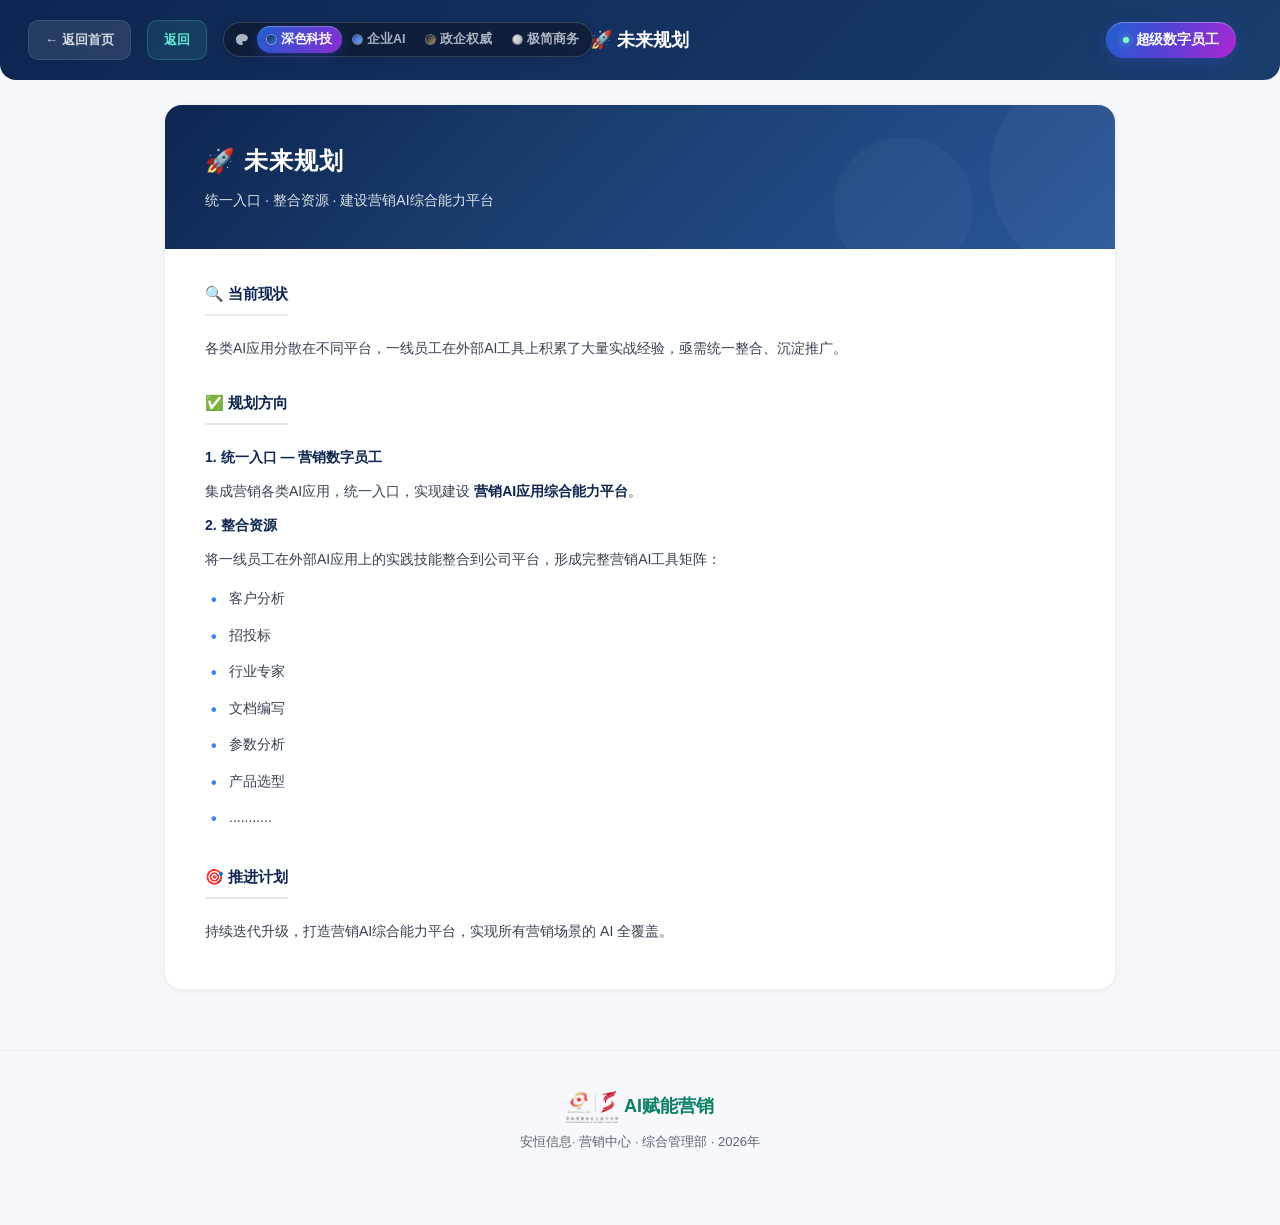
<file: future.html>
<!DOCTYPE html>
<html lang="zh-CN">
<head>
<meta charset="UTF-8">
<meta name="viewport" content="width=device-width,initial-scale=1.0">
<title>未来规划 — AI赋能营销</title>
<link rel="stylesheet" href="ued-theme-a.css" data-ued-th="a" media="all">
<link rel="stylesheet" href="ued-theme-b.css" data-ued-th="b" media="not all">
<link rel="stylesheet" href="ued-theme-c.css" data-ued-th="c" media="not all">
<link rel="stylesheet" href="ued-theme-d.css" data-ued-th="d" media="not all">
<link rel="stylesheet" href="ued-switch.css">
<script id="ued-switch-boot">
(function () {
  var H = document.documentElement;
  var IDS = ['a', 'b', 'c', 'd'];
  function siteOf() {
    /* /ai-marketing-site(-B|-C|-D)/ → a|b|c|d；本地文件/其它路径 → a */
    var m = /(?:^|\/)ai-marketing-site(?:-([BbCcDd]))?\//.exec(location.pathname || '');
    return (m && m[1]) ? m[1].toLowerCase() : 'a';
  }
  var site = siteOf(), pick = null, forced = false;
  try {
    var q = new URLSearchParams(location.search).get('ued');
    if (q && IDS.indexOf(q.toLowerCase()) >= 0) { pick = q.toLowerCase(); forced = true; }
  } catch (e) {}
  if (!pick) {
    try {
      var s = localStorage.getItem('ued-theme@' + site);
      if (s && IDS.indexOf(s) >= 0) pick = s;
    } catch (e) {}
  }
  if (!pick) pick = site;
  window.__ued = { site: site, theme: pick, forced: forced };
  H.setAttribute('data-ued-site', site);
  H.setAttribute('data-ued-theme', pick);
  var ls = document.querySelectorAll('link[data-ued-th]');
  for (var i = 0; i < ls.length; i++) {
    ls[i].media = (ls[i].getAttribute('data-ued-th') === pick) ? 'all' : 'not all';
  }
  window.__uedApply = function (t) {
    if (IDS.indexOf(t) < 0) return;
    H.setAttribute('data-ued-theme', t);
    var n = document.querySelectorAll('link[data-ued-th]');
    for (var i = 0; i < n.length; i++) {
      n[i].media = (n[i].getAttribute('data-ued-th') === t) ? 'all' : 'not all';
    }
    var bs = document.querySelectorAll('.uedsw-b');
    for (var j = 0; j < bs.length; j++) {
      bs[j].setAttribute('aria-pressed', bs[j].getAttribute('data-ued') === t ? 'true' : 'false');
    }
    window.__ued.theme = t;
    try { localStorage.setItem('ued-theme@' + window.__ued.site, t); } catch (e) {}
  };
  document.addEventListener('DOMContentLoaded', function () {
    window.__uedApply(window.__ued.theme);
    var box = document.querySelector('.uedsw');
    if (!box) return;
    box.addEventListener('click', function (ev) {
      var b = ev.target.closest ? ev.target.closest('.uedsw-b') : null;
      if (!b) return;
      ev.preventDefault();
      var t = b.getAttribute('data-ued');
      if (t === window.__ued.theme) return;
      document.documentElement.classList.add('uedsw-anim');
      window.__uedApply(t);
      setTimeout(function () {
        document.documentElement.classList.remove('uedsw-anim');
      }, 340);
    });
  });
})();
</script>
</head>
<body>
<div id="prog"></div>

<div class="scene-detail-nav">
  <a href="index.html" class="back-btn">← 返回首页</a>
  <a href="index.html#future-home" class="back-btn back-to-module">返回</a>
  <div class="nav-title">🚀 未来规划</div>
  <div class="uedsw" role="group" aria-label="界面风格切换" title="UED 界面风格切换 · 四个风格内容一致，仅视觉不同"><span class="uedsw-lab"><svg class="uedsw-ico" viewBox="0 0 16 16" aria-hidden="true"><path d="M8 1.1a6.9 6.9 0 0 0 0 13.8c.95 0 1.6-.72 1.6-1.5 0-.4-.16-.73-.42-1-.24-.25-.38-.56-.38-.92 0-.76.63-1.37 1.42-1.37h1.05A4.68 4.68 0 0 0 15.9 5.5C15.9 2.98 12.32 1.1 8 1.1Z"/><circle cx="4.85" cy="6.5" r="1.05"/><circle cx="7.6" cy="4.3" r="1.05"/><circle cx="10.85" cy="5.15" r="1.05"/><circle cx="10.95" cy="8.35" r="1.05"/></svg><span class="uedsw-lab-t">界面风格</span></span><span class="uedsw-opts"><button type="button" class="uedsw-b" data-ued="a" title="深色科技风格" aria-pressed="false"><i class="uedsw-d" aria-hidden="true"></i><span>深色科技</span></button><button type="button" class="uedsw-b" data-ued="b" title="企业AI风格" aria-pressed="false"><i class="uedsw-d" aria-hidden="true"></i><span>企业AI</span></button><button type="button" class="uedsw-b" data-ued="c" title="政企权威风格" aria-pressed="false"><i class="uedsw-d" aria-hidden="true"></i><span>政企权威</span></button><button type="button" class="uedsw-b" data-ued="d" title="极简商务风格" aria-pressed="false"><i class="uedsw-d" aria-hidden="true"></i><span>极简商务</span></button></span></div>
  <a class="nav-de-btn" href="digital-employee.html" title="进入 超级数字员工 专页"><span class="nde-dot"></span><span class="nde-txt">超级数字员工</span></a>
  <div class="nav-pager"></div>
</div>
<script>
(function() {
  var params = new URLSearchParams(window.location.search);
  if (params.get('from') === "de") {
    var _to = params.get('to') || '';
    var _x = "";
    var _t = "digital-employee.html" + (_to ? ("?" + 'to=' + encodeURIComponent(_to)) : '');
    var _ls = document.querySelectorAll(".back-to-module");
    for (var _i = 0, _a; (_a = _ls[_i]); _i++) _a.setAttribute('href', _t);
    if (_ls[0] && _x) _ls[0].textContent = _x;
  }
})();
</script>

<div class="detail-wrap">
<section class="future-section" style="margin-top:0;">
  <div class="future-card">
    <div class="future-header">
      <div class="future-header-inner">
        <h2>🚀 未来规划</h2>
        <p>统一入口 · 整合资源 · 建设营销AI综合能力平台</p>
      </div>
    </div>
    <div class="future-body">
      <div class="fp-item">
        <div class="fp-label">🔍 当前现状</div>
        <p>各类AI应用分散在不同平台，一线员工在外部AI工具上积累了大量实战经验，亟需统一整合、沉淀推广。</p>
      </div>
      <div class="fp-item">
        <div class="fp-label">✅ 规划方向</div>
        <p><strong>1. 统一入口 — 营销数字员工</strong></p>
<p>集成营销各类AI应用，统一入口，实现建设 <strong>营销AI应用综合能力平台</strong>。</p>
<p><strong>2. 整合资源</strong></p>
<p>将一线员工在外部AI应用上的实践技能整合到公司平台，形成完整营销AI工具矩阵：</p>
<ul>
<li>客户分析</li>
<li>招投标</li>
<li>行业专家</li>
<li>文档编写</li>
<li>参数分析</li>
<li>产品选型</li>
<li>...........</li>
</ul>
      </div>
      <div class="fp-item">
        <div class="fp-label">🎯 推进计划</div>
        <p>持续迭代升级，打造营销AI综合能力平台，实现所有营销场景的 AI 全覆盖。</p>
      </div>
    </div>
  </div>
</section>
</div>

<footer data-u="10" style="border-top:1px solid rgba(0,0,0,.05);">
  <div class="ft-logo"><img src="media/image2.png" alt="安恒信息" style="height:32px;vertical-align:middle;margin-right:6px;" fetchpriority="high" decoding="async" width="445" height="273">AI赋能营销</div>
  <p>安恒信息· 营销中心 · 综合管理部 · 2026年</p>
</footer>

<script>
window.addEventListener('scroll',()=>{const h=document.documentElement.scrollHeight-window.innerHeight;document.getElementById('prog').style.width=(h>0?window.scrollY/h*100:0)+'%'});
function gotoScene(id){const el=document.getElementById(id);if(!el)return;const top=el.getBoundingClientRect().top+window.scrollY-118;window.scrollTo({top,behavior:'smooth'})}
// 场景导航按钮 — 用 addEventListener 避免 CSP 拦截 onclick
document.querySelectorAll('.scene-nav-btn').forEach(function(btn){
  btn.addEventListener('click',function(){var sid=this.getAttribute('data-scene');if(sid) gotoScene(sid);});
});
// 场景折叠/展开 — 点击标题旁 ▼ 按钮收起内容
document.querySelectorAll('.scene-toggle').forEach(function(btn){
  btn.addEventListener('click',function(){
    var targetId=this.getAttribute('data-target');
    var body=document.getElementById(targetId);
    if(!body) return;
    var isCollapsed=body.classList.toggle('collapsed');
    this.classList.toggle('collapsed',isCollapsed);
  });
});
const navLinks=document.querySelectorAll('.nav-tabs a');
const sceneButtons=document.querySelectorAll('.scene-nav-btn');
const scenes=[{id:'scene-opp',navIdx:0},{id:'scene-visit',navIdx:1},{id:'scene-proj',navIdx:2},{id:'scene-bid',navIdx:3},{id:'scene-channel',navIdx:4},{id:'scene-skill',navIdx:5},{id:'scene-knowledge',navIdx:6}];
const io=new IntersectionObserver(entries=>{entries.forEach(e=>{if(e.isIntersecting){const idx=scenes.findIndex(s=>s.id===e.target.id);if(idx===-1)return;navLinks.forEach(a=>a.classList.remove('active'));sceneButtons.forEach(b=>b.classList.remove('active'));if(navLinks[idx])navLinks[idx].classList.add('active');if(sceneButtons[idx])sceneButtons[idx].classList.add('active')}})},{threshold:0.25});
scenes.forEach(s=>{const el=document.getElementById(s.id);if(el)io.observe(el)});

// 视频懒加载 + 进度指示 + 移动端友好
function loadVideo(wrapper){
  if(wrapper.dataset.loading==='1') return;
  var vid=wrapper.querySelector('video'),src=wrapper.getAttribute('data-video-src');
  if(!vid||!src) return;
  wrapper.dataset.loading='1';
  wrapper.classList.add('loading');
  wrapper.classList.remove('error');
  vid.innerHTML='<source src="'+src+'" type="video/mp4">';
  vid.load();
  vid.addEventListener('canplay',function(){
    wrapper.classList.remove('loading');
    wrapper.classList.add('playing');
    // 不自动播放，等待用户点击
  },{once:true});
  vid.addEventListener('error',function(){
    wrapper.classList.remove('loading');wrapper.classList.add('error');
    wrapper.dataset.loading='0';
  },{once:true});
}
// 进入视口附近时触发加载
var videoObs=new IntersectionObserver(function(entries){
  entries.forEach(function(e){ if(e.isIntersecting) loadVideo(e.target); });
},{rootMargin:'400px'});
document.querySelectorAll('.video-wrapper').forEach(function(w){videoObs.observe(w);});
// 点击占位区域触发加载 + 播放（pointerdown 同时覆盖 mouse + touch，无 300ms 延迟）
document.addEventListener('pointerdown',function(e){
  var ph=e.target.closest('.video-placeholder');
  if(!ph) return;
  var w=ph.closest('.video-wrapper');
  if(!w||w.dataset.loading==='1') return;
  if(e.target.classList.contains('vp-retry')){ loadVideo(w); return; }
  loadVideo(w);
  // 利用用户手势立即尝试播放（如果已缓存则直接播，否则 canplay 后再播）
  var vid=w.querySelector('video');
  if(vid) vid.play().catch(function(){});
});
const cards=document.querySelectorAll('.app-block');
const cardIO=new IntersectionObserver(entries=>{entries.forEach(e=>{if(e.isIntersecting){e.target.style.opacity='1';e.target.style.transform='translateY(0)'}})},{threshold:0.06});
cards.forEach(c=>{c.style.opacity='0';c.style.transform='translateY(24px)';c.style.transition='opacity .45s ease,transform .45s ease,box-shadow .25s';cardIO.observe(c)});
// 点赞评论模块 — MantleDB云端共享存储，所有人可见可累加
var FB_URL='https://mantledb.sh/v2/ah-mkt-feedback/data';
var FB_LIKE_URL='https://mantledb.sh/v2/increment/ah-mkt-feedback/data';
var fbLikedKey='fb-liked-'+new Date().toISOString().slice(0,10);
var fbLiked=localStorage.getItem(fbLikedKey)==='1';
var fbLikes=0,fbComments=[];

function fbGet(){
  return fetch(FB_URL).then(function(r){return r.json();}).then(function(d){
    // 兜底：如果MantleDB数据为空，尝试从localStorage恢复
    if((!d.likes&&!d.comments)||(d.likes===0&&(!d.comments||d.comments.length===0))){
      var backup=localStorage.getItem('fb-backup');
      if(backup){try{var b=JSON.parse(backup);if(b.likes||(b.comments&&b.comments.length)){return b;}}catch(e){}}
    }
    return d;
  });
}
function fbPut(data){
  return fetch(FB_URL,{method:'POST',headers:{'Content-Type':'application/json'},body:JSON.stringify(data)}).then(function(r){return r.json();});
}
function fbIncrement(key,by){
  return fetch(FB_LIKE_URL,{method:'POST',headers:{'Content-Type':'application/json'},body:JSON.stringify({key:key,by:by})}).then(function(r){return r.json();});
}

// 检测用户是否正在输入（避免同步时重绘DOM导致滚动/焦点丢失）
var fbTyping=false;
document.addEventListener('focusin',function(e){
  if(e.target.closest('#fb-name')||e.target.closest('#fb-text')||e.target.closest('.fb-reply-area textarea')) fbTyping=true;
});
document.addEventListener('focusout',function(e){
  if(e.target.closest('#fb-name')||e.target.closest('#fb-text')||e.target.closest('.fb-reply-area textarea')){
    setTimeout(function(){ fbTyping=false; },200);
  }
});

function syncFromCloud(){
  fbGet().then(function(d){
    fbLikes=d.likes||0; fbComments=d.comments||[];
    if(!fbTyping) renderFeedback();
    // 成功后写入localStorage备份
    try{localStorage.setItem('fb-backup',JSON.stringify({likes:fbLikes,comments:fbComments}));}catch(e){}
  }).catch(function(){});
}

function renderFeedback(){
  var lc=document.getElementById('fb-like-count'); if(!lc) return;
  lc.textContent=fbLikes+' 人觉得很赞';
  document.getElementById('fb-cmt-count').textContent=fbComments.length;
  var btn=document.getElementById('fb-like-btn');
  if(btn){ if(fbLiked) btn.classList.add('liked'); else btn.classList.remove('liked'); }
  var list=document.getElementById('fb-comment-list');
  if(!list) return;
  if(!fbComments.length){ list.innerHTML='<div class="fb-empty">暂无评论，来坐沙发吧 ☕</div>'; return; }
  list.innerHTML=fbComments.slice().reverse().map(function(c){
    var t=new Date(c.time),ts=t.getFullYear()+'-'+String(t.getMonth()+1).padStart(2,'0')+'-'+String(t.getDate()).padStart(2,'0')+' '+String(t.getHours()).padStart(2,'0')+':'+String(t.getMinutes()).padStart(2,'0');
    var rs=(c.replies||[]).map(function(r){var rt=new Date(r.time),rts=rt.getFullYear()+'-'+String(rt.getMonth()+1).padStart(2,'0')+'-'+String(rt.getDate()).padStart(2,'0')+' '+String(rt.getHours()).padStart(2,'0')+':'+String(rt.getMinutes()).padStart(2,'0');return '<div class="fb-reply-item"><strong>'+esc(r.name)+'</strong><span>'+rts+'</span>：'+esc(r.text)+'</div>';}).join('');
    return '<div class="fb-comment-item" data-cid="'+c.id+'"><div class="fb-comment-meta"><strong>'+esc(c.name)+'</strong><span>'+ts+'<button class="fb-reply-btn" data-cid="'+c.id+'" title="回复">💬 回复</button><button class="fb-comment-del" data-cid="'+c.id+'" title="删除">✕</button></span></div><div class="fb-comment-text">'+esc(c.text)+'</div>'+rs+'<div class="fb-reply-area" id="reply-area-'+c.id+'"><textarea id="reply-text-'+c.id+'" placeholder="写下回复…" rows="2" maxlength="200"></textarea><button data-cid="'+c.id+'" class="fb-reply-submit">回复</button></div></div>';
  }).join('');
}
function esc(s){var d=document.createElement('div');d.textContent=s;return d.innerHTML}

// 点赞按钮 — 原子递增，并发安全
var _fbLikeBtn=document.getElementById('fb-like-btn');
if(_fbLikeBtn) _fbLikeBtn.addEventListener('click',function(){
  if(fbLiked) return;
  fbLiked=true; fbLikes++;
  localStorage.setItem(fbLikedKey,'1');
  renderFeedback();
  fbIncrement('likes',1).then(function(d){
    if(d&&d.likes!==undefined) fbLikes=d.likes;
    renderFeedback();
    try{localStorage.setItem('fb-backup',JSON.stringify({likes:fbLikes,comments:fbComments}));}catch(e){}
  }).catch(function(){ syncFromCloud(); });
});

// 初始加载 + 15秒定时同步（仅在反馈模块存在时）
if(document.getElementById('fb-like-btn')){ syncFromCloud(); setInterval(syncFromCloud,15000); }

function submitComment(){
  var nameEl=document.getElementById('fb-name'),textEl=document.getElementById('fb-text');
  var name=nameEl.value.trim(),text=textEl.value.trim();
  if(!name||!text){alert('请填写昵称和评论内容');return}
  if(name.length>20||text.length>500){alert('昵称或内容超出限制');return}
  var c={id:'c_'+Date.now()+'_'+Math.random().toString(36).slice(2,6),name:name,text:text,time:new Date().toISOString(),replies:[]};
  // 乐观更新 + 云端同步 + localStorage备份
  fbComments.push(c); renderFeedback();
  nameEl.value=''; textEl.value=''; fbTyping=false;
  var data={likes:fbLikes,comments:fbComments};
  fbPut(data).then(function(){
    try{localStorage.setItem('fb-backup',JSON.stringify({likes:fbLikes,comments:fbComments}));}catch(e){}
  }).catch(function(){ syncFromCloud(); });
}
var _fbSubmitBtn=document.getElementById('fb-submit-btn');
if(_fbSubmitBtn) _fbSubmitBtn.addEventListener('click',submitComment);

function delComment(id){
  if(!confirm('确定删除这条评论吗？')) return;
  fbComments=fbComments.filter(function(c){return c.id!==id});
  renderFeedback();
  var data={likes:fbLikes,comments:fbComments};
  fbPut(data).then(function(){
    try{localStorage.setItem('fb-backup',JSON.stringify({likes:fbLikes,comments:fbComments}));}catch(e){}
  }).catch(function(){ syncFromCloud(); });
}

// 评论列表事件代理
var _fbCmtList=document.getElementById('fb-comment-list');
if(_fbCmtList) _fbCmtList.addEventListener('click',function(e){
  var delBtn=e.target.closest('.fb-comment-del');
  if(delBtn){ var cid=delBtn.getAttribute('data-cid'); if(cid) delComment(cid); return; }
  var replyBtn=e.target.closest('.fb-reply-btn');
  if(replyBtn){ var cid=replyBtn.getAttribute('data-cid'); if(cid) toggleReply(cid); return; }
  var replySubmit=e.target.closest('.fb-reply-submit');
  if(replySubmit){ var cid=replySubmit.getAttribute('data-cid'); if(cid) submitReply(cid); return; }
});

function toggleReply(cid){
  var area=document.getElementById('reply-area-'+cid);
  if(!area) return;
  area.classList.toggle('show');
  if(area.classList.contains('show')){ var ta=document.getElementById('reply-text-'+cid); if(ta) setTimeout(function(){ta.focus()},100); }
}
function submitReply(cid){
  var ta=document.getElementById('reply-text-'+cid);
  if(!ta) return;
  var text=ta.value.trim();
  if(!text){alert('请输入回复内容');return}
  if(text.length>200){alert('回复不能超过200字');return}
  var cmt=fbComments.find(function(c){return c.id===cid});
  if(!cmt) return;
  if(!cmt.replies) cmt.replies=[];
  var r={id:'r_'+Date.now()+'_'+Math.random().toString(36).slice(2,6),name:'网友',text:text,time:new Date().toISOString()};
  cmt.replies.push(r); renderFeedback(); fbTyping=false;
  var data={likes:fbLikes,comments:fbComments};
  fbPut(data).then(function(){
    try{localStorage.setItem('fb-backup',JSON.stringify({likes:fbLikes,comments:fbComments}));}catch(e){}
  }).catch(function(){ syncFromCloud();   });
}
// ---- 图片点击放大 Lightbox ----
(function(){
  var overlay=document.createElement('div');
  overlay.className='lightbox-overlay';
  overlay.innerHTML='<button class="lb-close" type="button">&times;</button><img alt=""><div class="lb-caption"></div>';
  document.body.appendChild(overlay);
  var lbImg=overlay.querySelector('img');
  var lbCap=overlay.querySelector('.lb-caption');
  var lbClose=overlay.querySelector('.lb-close');
  function open(src,cap){
    lbImg.src=src; lbCap.textContent=cap||'';
    overlay.classList.add('active');
    document.body.style.overflow='hidden';
  }
  function close(){
    overlay.classList.remove('active');
    document.body.style.overflow='';
    lbImg.src='';
  }
  overlay.addEventListener('click',function(e){ if(e.target===overlay||e.target===lbClose) close(); });
  document.addEventListener('keydown',function(e){ if(e.key==='Escape') close(); });
  document.addEventListener('click',function(e){
    var fig=e.target.closest('.img-gallery figure');
    if(!fig) return;
    var img=fig.querySelector('img');
    if(!img) return;
    var cap=fig.querySelector('figcaption');
    open(img.src, cap?cap.textContent:'');
  });
})();
</script>
<script id="__perf_reg">
(function () {
  if (!('serviceWorker' in navigator)) return;
  if (location.protocol === 'file:') return;
  var started = false, reg = null;
  var THEMES = ['a', 'b', 'c', 'd'];
  function idle(fn) { if ('requestIdleCallback' in window) requestIdleCallback(fn, { timeout: 4000 }); else setTimeout(fn, 2000); }
  function afterLoad(fn) {
    if (document.readyState === 'complete') fn();
    else window.addEventListener('load', fn);
  }
  function slowNet() {
    try {
      var c = navigator.connection || navigator.mozConnection || {};
      if (c.saveData) return true;
      var t = (c.effectiveType || '').toLowerCase();
      return t === 'slow-2g' || t === '2g' || t === '3g';
    } catch (e) { return false; }
  }
  function target() {
    return navigator.serviceWorker.controller || (reg && (reg.active || reg.waiting)) || null;
  }
  function send(t, type, urls) {
    if (!t || !t.postMessage) return;
    try { t.postMessage(urls && urls.length ? { type: type, urls: urls } : { type: type }); } catch (e) {}
  }
  /* 本页用到的皮肤 CSS × 4 套皮肤。href 形如 ued-theme-a.css / ued-page-de-a.css，
     展开成 a/b/c/d 四个文件名。首页本来就没有 ued-page-de-*.css 的 <link>，
     于是不会去下那 4 个文件 —— 省 116 KB（比让 SW 按站点级清单一刀切更省）。 */
  function cssList() {
    var out = [], seen = {}, ls = document.querySelectorAll('link[data-ued-th]'), i, j, m, u;
    for (i = 0; i < ls.length; i++) {
      var href = ls[i].getAttribute('href') || '';
      m = /^(.*-)([abcd])(\.css)$/.exec(href);
      if (!m) {
        if (/\.css$/.test(href) && !seen[href]) { seen[href] = 1; out.push('./' + href); }
        continue;
      }
      for (j = 0; j < THEMES.length; j++) {
        u = './' + m[1] + THEMES[j] + m[3];
        if (!seen[u]) { seen[u] = 1; out.push(u); }
      }
    }
    if (!out.length) {
      for (i = 0; i < THEMES.length; i++) out.push('./ued-theme-' + THEMES[i] + '.css');
    }
    return out;
  }
  /* 首屏（含首屏图片）全部下完之后，才开始补齐后台资源。
     慢链路上 load 会很晚才触发 —— 这个「晚」正是我们要的：首屏独占带宽。
     旧版是注册完就预热 19 个文件（286 KB）+ 8 张图（234 KB），首访直接被拖垮。 */
  function start() {
    if (started) return;
    afterLoad(function () {
      idle(function () {
        var t = target();
        if (!t) return;                 /* 首访还没 controller，等 controllerchange 再触发 */
        started = true;
        send(t, 'warm-css', cssList()); /* 4 套皮肤 CSS：切换风格要用，任何网络都补 */
        if (slowNet()) return;          /* 慢网 / 省流量：其余可选内容一律不下 */
        setTimeout(function () { send(target(), 'warm-pages'); }, 8000);
        setTimeout(function () { send(target(), 'warm-img'); }, 20000);
      });
    });
  }
  navigator.serviceWorker.addEventListener('controllerchange', start);
  navigator.serviceWorker.register('sw.js', { scope: './' }).then(function (r) {
    reg = r; start();
  }).catch(function () {});
  navigator.serviceWorker.addEventListener('message', function (e) {
    var d = e.data || {};
    if (d.type !== 'updated') return;
    try {
      if (sessionStorage.getItem('__ams_v') === d.v) return;
      sessionStorage.setItem('__ams_v', d.v);
    } catch (err) { return; }
    location.reload();
  });
})();
</script>
</body>
</html>
</file>
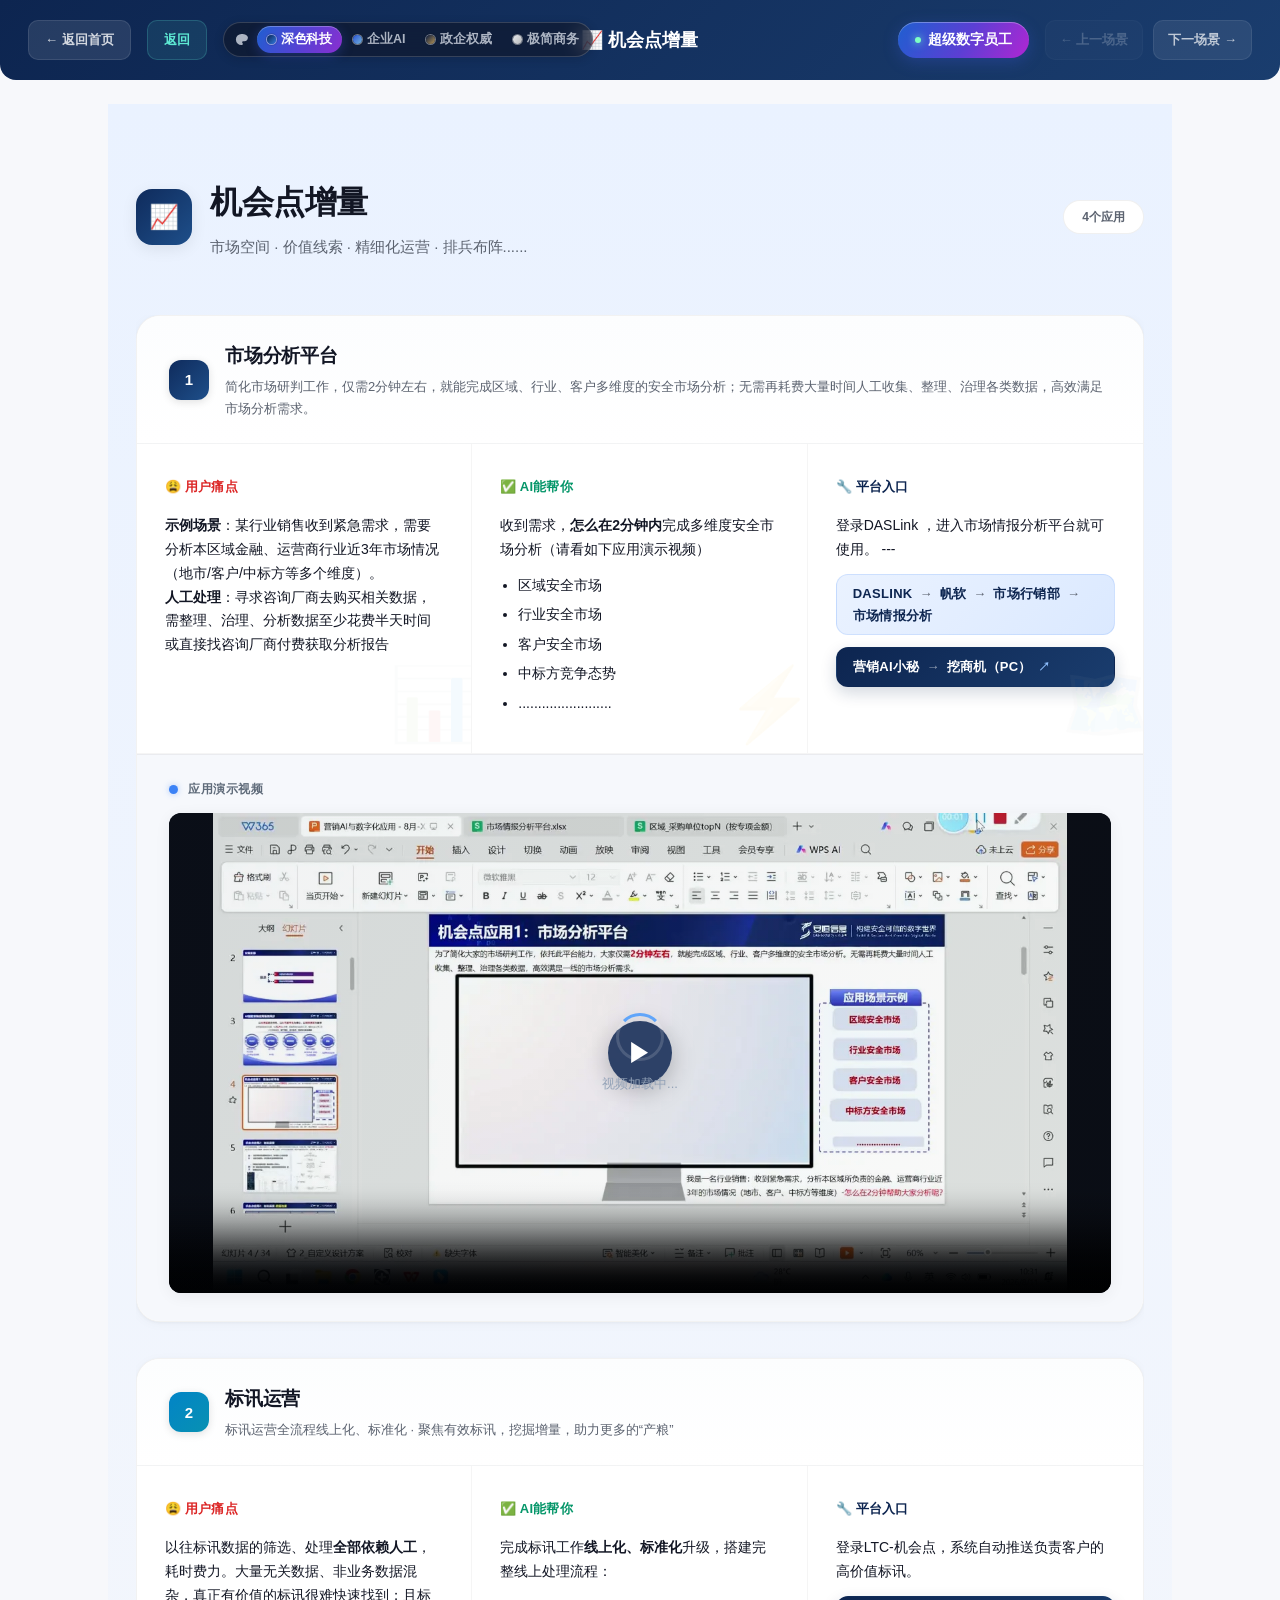
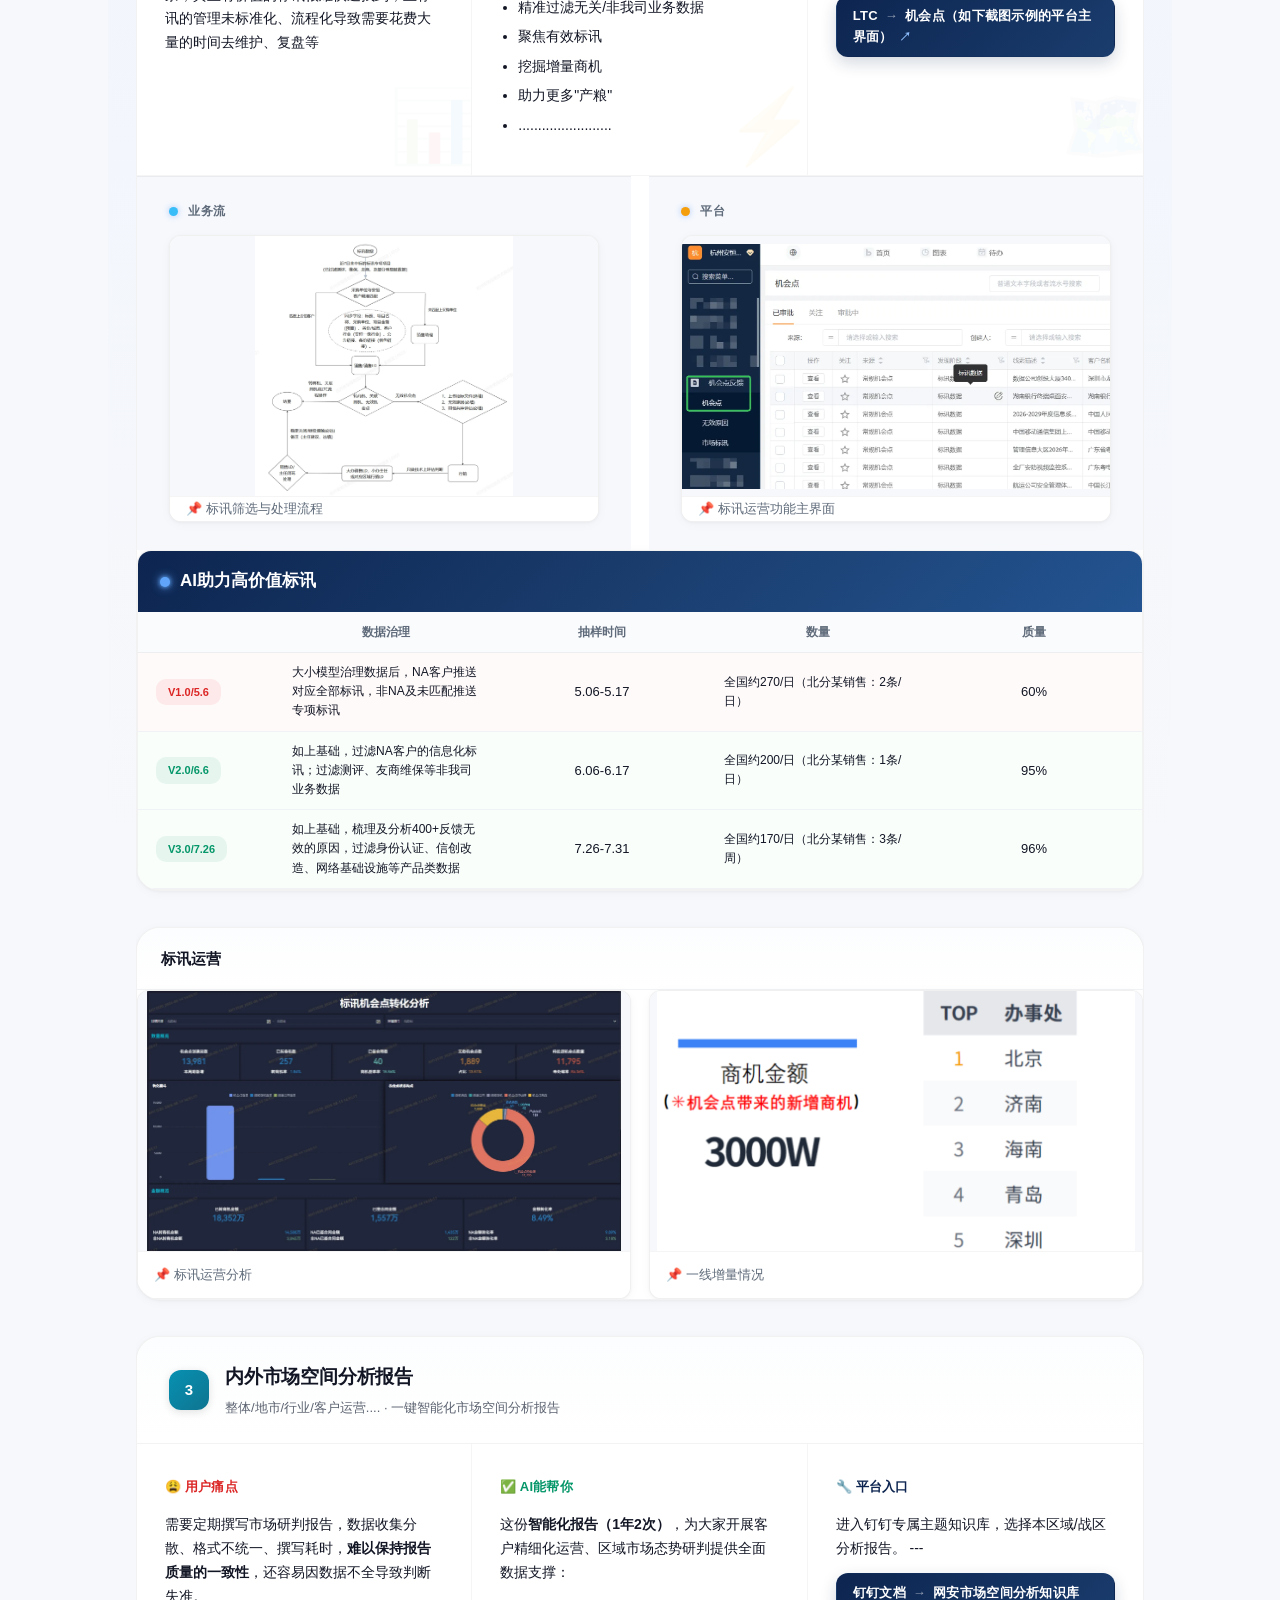
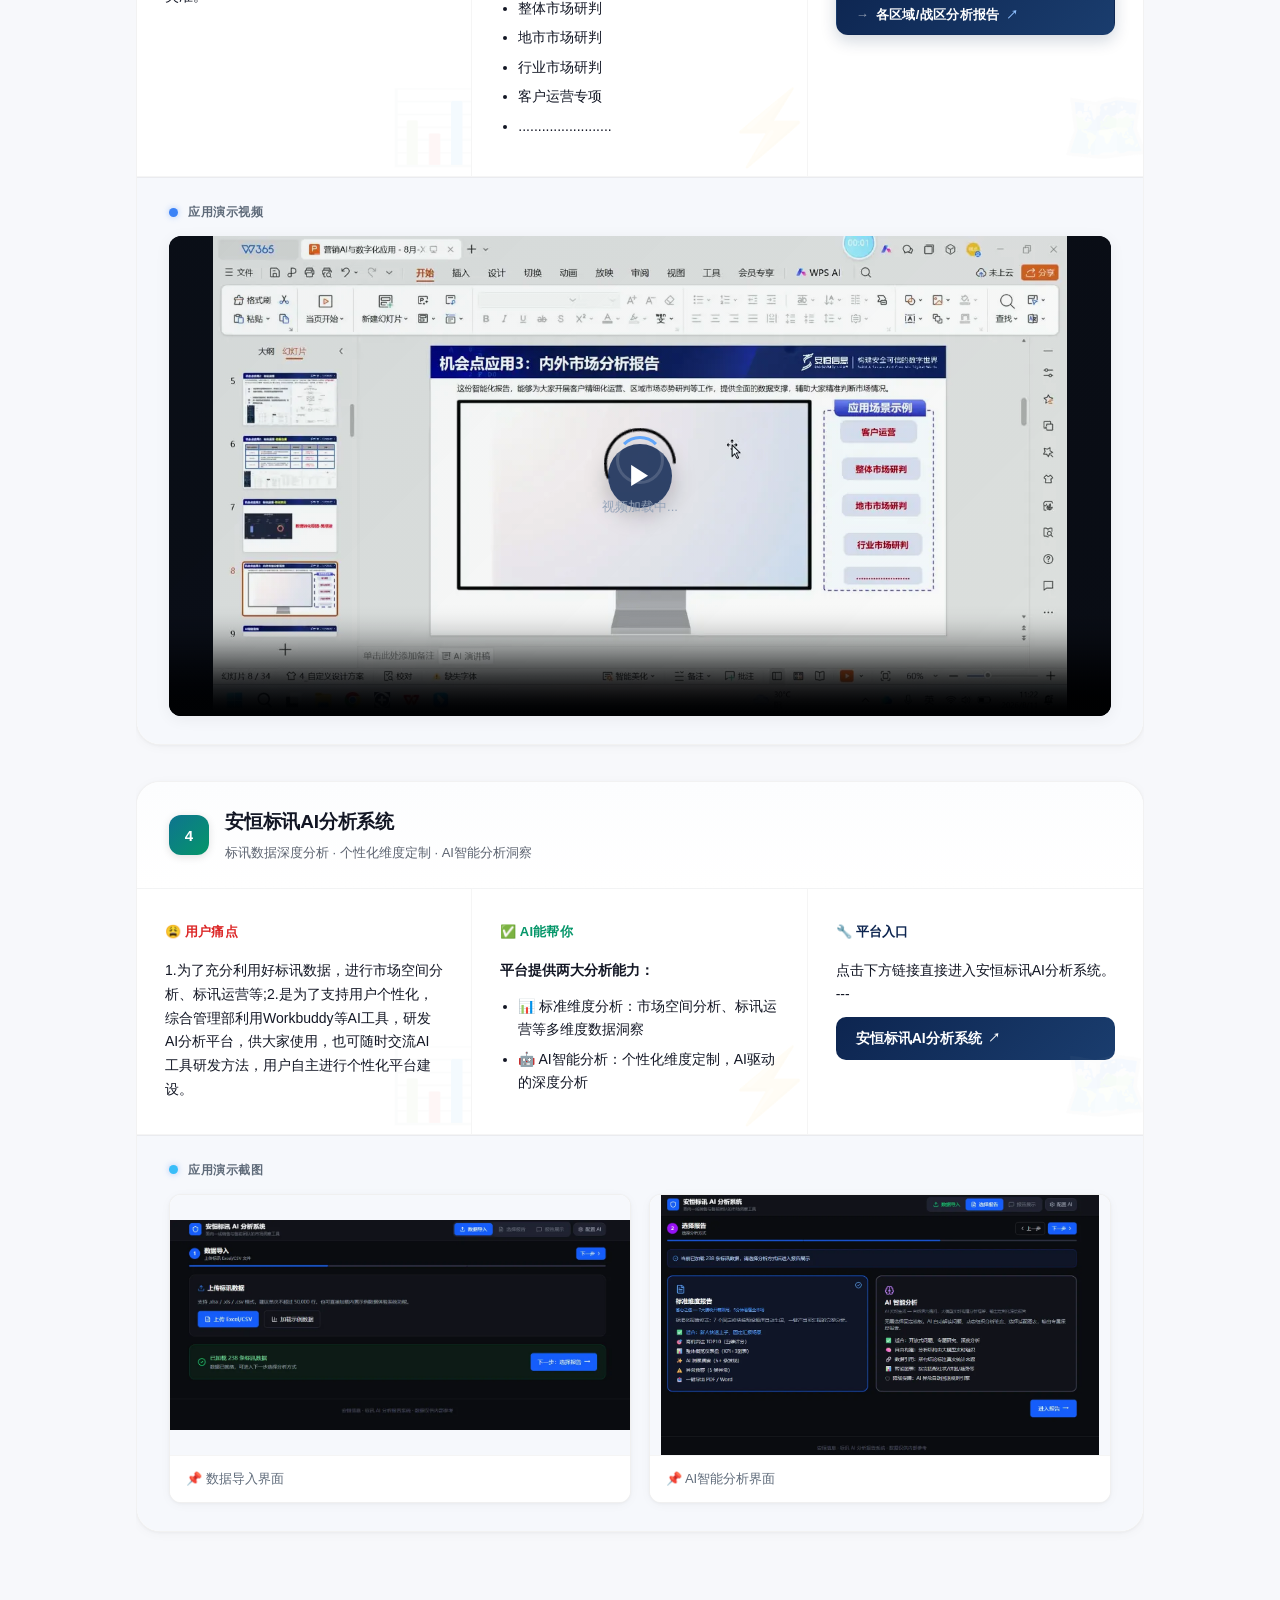
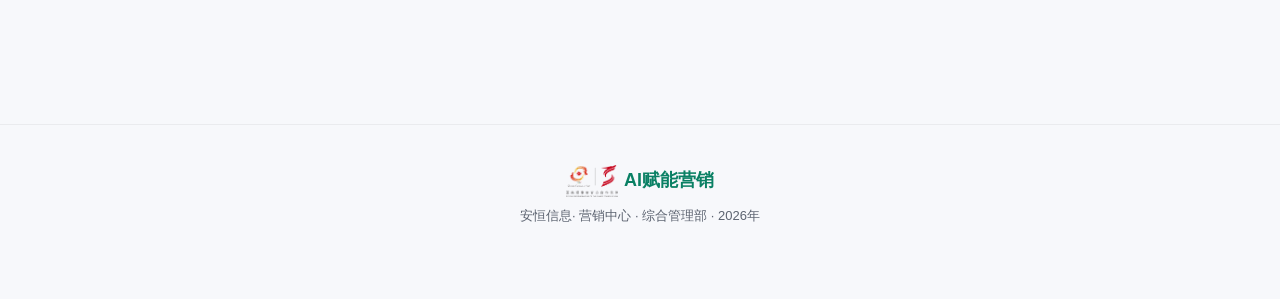
<file: scene-1.html>
<!DOCTYPE html>
<html lang="zh-CN">
<head>
<meta charset="UTF-8">
<meta name="viewport" content="width=device-width,initial-scale=1.0">
<title>机会点增量 — AI赋能营销</title>
<link rel="stylesheet" href="ued-theme-a.css" data-ued-th="a" media="all">
<link rel="stylesheet" href="ued-theme-b.css" data-ued-th="b" media="not all">
<link rel="stylesheet" href="ued-theme-c.css" data-ued-th="c" media="not all">
<link rel="stylesheet" href="ued-theme-d.css" data-ued-th="d" media="not all">
<link rel="stylesheet" href="ued-switch.css">
<script id="ued-switch-boot">
(function () {
  var H = document.documentElement;
  var IDS = ['a', 'b', 'c', 'd'];
  function siteOf() {
    /* /ai-marketing-site(-B|-C|-D)/ → a|b|c|d；本地文件/其它路径 → a */
    var m = /(?:^|\/)ai-marketing-site(?:-([BbCcDd]))?\//.exec(location.pathname || '');
    return (m && m[1]) ? m[1].toLowerCase() : 'a';
  }
  var site = siteOf(), pick = null, forced = false;
  try {
    var q = new URLSearchParams(location.search).get('ued');
    if (q && IDS.indexOf(q.toLowerCase()) >= 0) { pick = q.toLowerCase(); forced = true; }
  } catch (e) {}
  if (!pick) {
    try {
      var s = localStorage.getItem('ued-theme@' + site);
      if (s && IDS.indexOf(s) >= 0) pick = s;
    } catch (e) {}
  }
  if (!pick) pick = site;
  window.__ued = { site: site, theme: pick, forced: forced };
  H.setAttribute('data-ued-site', site);
  H.setAttribute('data-ued-theme', pick);
  var ls = document.querySelectorAll('link[data-ued-th]');
  for (var i = 0; i < ls.length; i++) {
    ls[i].media = (ls[i].getAttribute('data-ued-th') === pick) ? 'all' : 'not all';
  }
  window.__uedApply = function (t) {
    if (IDS.indexOf(t) < 0) return;
    H.setAttribute('data-ued-theme', t);
    var n = document.querySelectorAll('link[data-ued-th]');
    for (var i = 0; i < n.length; i++) {
      n[i].media = (n[i].getAttribute('data-ued-th') === t) ? 'all' : 'not all';
    }
    var bs = document.querySelectorAll('.uedsw-b');
    for (var j = 0; j < bs.length; j++) {
      bs[j].setAttribute('aria-pressed', bs[j].getAttribute('data-ued') === t ? 'true' : 'false');
    }
    window.__ued.theme = t;
    try { localStorage.setItem('ued-theme@' + window.__ued.site, t); } catch (e) {}
  };
  document.addEventListener('DOMContentLoaded', function () {
    window.__uedApply(window.__ued.theme);
    var box = document.querySelector('.uedsw');
    if (!box) return;
    box.addEventListener('click', function (ev) {
      var b = ev.target.closest ? ev.target.closest('.uedsw-b') : null;
      if (!b) return;
      ev.preventDefault();
      var t = b.getAttribute('data-ued');
      if (t === window.__ued.theme) return;
      document.documentElement.classList.add('uedsw-anim');
      window.__uedApply(t);
      setTimeout(function () {
        document.documentElement.classList.remove('uedsw-anim');
      }, 340);
    });
  });
})();
</script>
</head>
<body>
<div id="prog"></div>

<div class="scene-detail-nav">
  <a href="index.html" class="back-btn">← 返回首页</a>
  <a href="index.html#landing-scenes" class="back-btn back-to-module">返回</a>
  <div class="nav-title">📈 机会点增量</div>
  <div class="uedsw" role="group" aria-label="界面风格切换" title="UED 界面风格切换 · 四个风格内容一致，仅视觉不同"><span class="uedsw-lab"><svg class="uedsw-ico" viewBox="0 0 16 16" aria-hidden="true"><path d="M8 1.1a6.9 6.9 0 0 0 0 13.8c.95 0 1.6-.72 1.6-1.5 0-.4-.16-.73-.42-1-.24-.25-.38-.56-.38-.92 0-.76.63-1.37 1.42-1.37h1.05A4.68 4.68 0 0 0 15.9 5.5C15.9 2.98 12.32 1.1 8 1.1Z"/><circle cx="4.85" cy="6.5" r="1.05"/><circle cx="7.6" cy="4.3" r="1.05"/><circle cx="10.85" cy="5.15" r="1.05"/><circle cx="10.95" cy="8.35" r="1.05"/></svg><span class="uedsw-lab-t">界面风格</span></span><span class="uedsw-opts"><button type="button" class="uedsw-b" data-ued="a" title="深色科技风格" aria-pressed="false"><i class="uedsw-d" aria-hidden="true"></i><span>深色科技</span></button><button type="button" class="uedsw-b" data-ued="b" title="企业AI风格" aria-pressed="false"><i class="uedsw-d" aria-hidden="true"></i><span>企业AI</span></button><button type="button" class="uedsw-b" data-ued="c" title="政企权威风格" aria-pressed="false"><i class="uedsw-d" aria-hidden="true"></i><span>政企权威</span></button><button type="button" class="uedsw-b" data-ued="d" title="极简商务风格" aria-pressed="false"><i class="uedsw-d" aria-hidden="true"></i><span>极简商务</span></button></span></div>
  <a class="nav-de-btn" href="digital-employee.html" title="进入 超级数字员工 专页"><span class="nde-dot"></span><span class="nde-txt">超级数字员工</span></a>
  <div class="nav-pager"><span class="pager-btn disabled">← 上一场景</span><a href="scene-2.html" class="pager-btn">下一场景 →</a></div>
</div>
<script>
(function() {
  var params = new URLSearchParams(window.location.search);
  var back = document.querySelector('.back-to-module');
  if (back && params.get('from') === 'ai-arch') {
    back.href = 'index.html#ai-arch';
  }
  if (params.get('from') === "de") {
    var _to = params.get('to') || '';
    var _x = "";
    var _t = "digital-employee.html" + (_to ? ("?" + 'to=' + encodeURIComponent(_to)) : '');
    var _ls = document.querySelectorAll(".back-to-module");
    for (var _i = 0, _a; (_a = _ls[_i]); _i++) _a.setAttribute('href', _t);
    if (_ls[0] && _x) _ls[0].textContent = _x;
  }
})();
</script>

<div class="detail-wrap">
<div class="scene-timeline-item" id="scene-opp">
<div class="bg-opp">
<div class="scene-section">
  <div class="scene-header">
    <div class="scene-header-ico" data-u="22" style="background:linear-gradient(135deg,#0f2b5c,#1e4f8a);color:#fff;">📈</div>
    <div><div class="scene-title">机会点增量</div><div class="scene-sub">市场空间 · 价值线索 · 精细化运营 · 排兵布阵......</div></div>
    <div class="scene-count">4个应用</div>
  </div>
  <div class="scene-body">

  <div class="app-block" id="app-s1-1">
    <div class="app-block-header">
      <div class="app-num-badge" data-u="1" style="background:linear-gradient(135deg,#0f2b5c,#1e4f8a);">1</div>
      <div><div class="app-title">市场分析平台</div><div class="app-subtitle">简化市场研判工作，仅需2分钟左右，就能完成区域、行业、客户多维度的安全市场分析；无需再耗费大量时间人工收集、整理、治理各类数据，高效满足市场分析需求。</div></div>
      
    </div>
    <div class="app-content">
      <div class="app-col"><div class="app-col-inner"><div class="col-label col-label-pain">😩 用户痛点</div><p><strong>示例场景</strong>：某行业销售收到紧急需求，需要分析本区域金融、运营商行业近3年市场情况（地市/客户/中标方等多个维度）。</p>
        <p><strong>人工处理</strong>：寻求咨询厂商去购买相关数据，需整理、治理、分析数据至少花费半天时间或直接找咨询厂商付费获取分析报告</p></div><div class="col-emoji-bg">📊</div></div>
      <div class="app-col"><div class="app-col-inner"><div class="col-label col-label-solve">✅ AI能帮你</div><p>收到需求，<strong>怎么在2分钟内</strong>完成多维度安全市场分析（请看如下应用演示视频）</p>
        <ul>
          <li>区域安全市场</li>
          <li>行业安全市场</li>
          <li>客户安全市场</li>
          <li>中标方竞争态势</li>
          <li>........................</li>
        </ul></div><div class="col-emoji-bg">⚡</div></div>
      <div class="app-col"><div class="app-col-inner"><div class="col-label col-label-how">🔧 平台入口</div><p>登录DASLink ，进入市场情报分析平台就可使用。
---</p>
        <div class="path-tag"><span>DASLINK</span> <span class="arr">→</span> <span>帆软</span> <span class="arr">→</span> <span>市场行销部</span> <span class="arr">→</span> <span>市场情报分析</span></div>
        <a class="path-tag path-tag-link" href="https://applink.dingtalk.com/page/link?target=panel&amp;targetDesktop=slide&amp;url=https%3A%2F%2Finternal3.dbappsecurity.com.cn%3A65525%2Freport%2Ffr%3FbizId%3D27" target="_blank" rel="noopener noreferrer" title="点击跳转前往体验"><span>营销AI小秘</span> <span class="arr">→</span> <span>挖商机（PC）</span><i class="pt-arw">↗</i></a></div><div class="col-emoji-bg">🗺️</div></div>
    </div>
    <div class="app-video-panel">
      <div class="app-video-label"><span class="vdot"></span>应用演示视频</div>
      <div class="video-wrapper" data-video-src="media/media1.mp4"><video controls playsinline webkit-playsinline x5-playsinline preload="none" controlslist="nodownload" style="position:relative;z-index:1" poster="media/poster_media1.webp"></video><div class="video-placeholder"><div class="vp-icon-wrap" style="display:flex;flex-direction:column;align-items:center;gap:14px"><span class="vp-icon">▶</span></div><div class="vp-loading"><span class="vp-spinner"></span><span class="vp-progress">视频加载中...</span></div><div class="vp-error"><span>⚠️ 加载失败</span><button class="vp-retry" type="button">重新加载</button></div></div></div>
    </div>
    
      </div>
  <div class="app-block" id="app-s1-2">
    <div class="app-block-header">
      <div class="app-num-badge" data-u="23" style="background:linear-gradient(135deg,#0284c7,#0891b2);">2</div>
      <div><div class="app-title">标讯运营</div><div class="app-subtitle">标讯运营全流程线上化、标准化 · 聚焦有效标讯，挖掘增量，助力更多的“产粮”</div></div>
      
    </div>
    <div class="app-content">
      <div class="app-col"><div class="app-col-inner"><div class="col-label col-label-pain">😩 用户痛点</div><p>以往标讯数据的筛选、处理<strong>全部依赖人工</strong>，耗时费力。大量无关数据、非业务数据混杂，真正有价值的标讯很难快速找到；且标讯的管理未标准化、流程化导致需要花费大量的时间去维护、复盘等</p></div><div class="col-emoji-bg">📊</div></div>
      <div class="app-col"><div class="app-col-inner"><div class="col-label col-label-solve">✅ AI能帮你</div><p>完成标讯工作<strong>线上化、标准化</strong>升级，搭建完整线上处理流程：</p>
        <ul>
          <li>精准过滤无关/非我司业务数据</li>
          <li>聚焦有效标讯</li>
          <li>挖掘增量商机</li>
          <li>助力更多"产粮"</li>
          <li>........................</li>
        </ul></div><div class="col-emoji-bg">⚡</div></div>
      <div class="app-col"><div class="app-col-inner"><div class="col-label col-label-how">🔧 平台入口</div><p>登录LTC-机会点，系统自动推送负责客户的高价值标讯。</p>
        <a class="path-tag path-tag-link" href="https://ltc.dbappsecurity.com.cn/#/paas/list?subBusinessType=404&amp;appId=27&amp;menuId=153&amp;saasMark=2&amp;distributorMark=0&amp;timestamp=1789890595373" target="_blank" rel="noopener noreferrer" title="点击跳转前往体验"><span>LTC</span> <span class="arr">→</span> <span>机会点（如下截图示例的平台主界面）</span><i class="pt-arw">↗</i></a></div><div class="col-emoji-bg">🗺️</div></div>
    </div>
    <div class="bid-flow-platform">
      <div class="app-video-panel">
        <div class="app-video-label"><span class="vdot" data-u="24" style="background:#38bdf8;"></span>业务流</div>
        <div class="img-gallery img-gallery-single"><figure><img src="media/image18.webp" alt="" loading="lazy" decoding="async" width="1200" height="1206"><figcaption>📌 标讯筛选与处理流程</figcaption></figure></div>
      </div>
      <div class="app-video-panel">
        <div class="app-video-label"><span class="vdot" data-u="25" style="background:#f59e0b;"></span>平台</div>
        <div class="img-gallery img-gallery-single"><figure><img src="media/image19.webp" alt="" loading="lazy" decoding="async" width="1200" height="689"><figcaption>📌 标讯运营功能主界面</figcaption></figure></div>
      </div>
    </div>
      <div class="bid-compare">
        <div class="bid-compare-title"><span class="ai-dot"></span>AI助力高价值标讯</div>
        <table class="bid-table">
          <thead><tr><th></th><th>数据治理</th><th>抽样时间</th><th>数量</th><th>质量</th></tr></thead>
          <tbody>
            <tr class="old-row"><td><span class="bid-ver-tag old">V1.0/5.6</span></td><td class="td-desc">大小模型治理数据后，NA客户推送对应全部标讯，非NA及未匹配推送专项标讯</td><td>5.06-5.17</td><td class="td-desc">全国约270/日（北分某销售：2条/日）</td><td>60%</td></tr>
            <tr class="new-row"><td><span class="bid-ver-tag new">V2.0/6.6</span></td><td class="td-desc">如上基础，过滤NA客户的信息化标讯；过滤测评、友商维保等非我司业务数据</td><td>6.06-6.17</td><td class="td-desc">全国约200/日（北分某销售：1条/日）</td><td>95%</td></tr>
            <tr class="new-row"><td><span class="bid-ver-tag new">V3.0/7.26</span></td><td class="td-desc">如上基础，梳理及分析400+反馈无效的原因，过滤身份认证、信创改造、网络基础设施等产品类数据</td><td>7.26-7.31</td><td class="td-desc">全国约170/日（北分某销售：3条/周）</td><td>96%</td></tr>
          </tbody>
        </table>
      </div>
    
      </div>
      <div class="increment-board">
        <div class="increment-title"><span class="ai-dot"></span>标讯运营</div>
        <div class="img-gallery col2" style="grid-template-columns:repeat(2, 1fr);"><figure><img src="media/bid_analysis_board.webp" alt="" loading="lazy" decoding="async" width="1916" height="1050"><figcaption>📌 标讯运营分析</figcaption></figure><figure><img src="media/bid_increment_top5.png" alt="" loading="lazy" decoding="async" width="483" height="263"><figcaption>📌 一线增量情况</figcaption></figure></div>
      </div>
  <div class="app-block" id="app-s1-3">
    <div class="app-block-header">
      <div class="app-num-badge" data-u="26" style="background:linear-gradient(135deg,#0891b2,#0e7490);">3</div>
      <div><div class="app-title">内外市场空间分析报告</div><div class="app-subtitle">整体/地市/行业/客户运营.... · 一键智能化市场空间分析报告</div></div>
      
    </div>
    <div class="app-content">
      <div class="app-col"><div class="app-col-inner"><div class="col-label col-label-pain">😩 用户痛点</div><p>需要定期撰写市场研判报告，数据收集分散、格式不统一、撰写耗时，<strong>难以保持报告质量的一致性</strong>，还容易因数据不全导致判断失准。</p></div><div class="col-emoji-bg">📊</div></div>
      <div class="app-col"><div class="app-col-inner"><div class="col-label col-label-solve">✅ AI能帮你</div><p>这份<strong>智能化报告（1年2次）</strong>，为大家开展客户精细化运营、区域市场态势研判提供全面数据支撑：</p>
        <ul>
          <li>整体市场研判</li>
          <li>地市市场研判</li>
          <li>行业市场研判</li>
          <li>客户运营专项</li>
          <li>........................</li>
        </ul></div><div class="col-emoji-bg">⚡</div></div>
      <div class="app-col"><div class="app-col-inner"><div class="col-label col-label-how">🔧 平台入口</div><p>进入钉钉专属主题知识库，选择本区域/战区分析报告。
---</p>
        <a class="path-tag path-tag-link" href="https://alidocs.dingtalk.com/i/nodes/6LeBq413JAzGg9rKi3ndkwaO8DOnGvpb?utm_scene=team_space" target="_blank" rel="noopener noreferrer" title="点击跳转前往体验"><span>钉钉文档</span> <span class="arr">→</span> <span>网安市场空间分析知识库</span> <span class="arr">→</span> <span>各区域/战区分析报告</span><i class="pt-arw">↗</i></a></div><div class="col-emoji-bg">🗺️</div></div>
    </div>
    <div class="app-video-panel">
      <div class="app-video-label"><span class="vdot"></span>应用演示视频</div>
      <div class="video-wrapper" data-video-src="media/media2.mp4"><video controls playsinline webkit-playsinline x5-playsinline preload="none" controlslist="nodownload" style="position:relative;z-index:1" poster="media/poster_media2.webp"></video><div class="video-placeholder"><div class="vp-icon-wrap" style="display:flex;flex-direction:column;align-items:center;gap:14px"><span class="vp-icon">▶</span></div><div class="vp-loading"><span class="vp-spinner"></span><span class="vp-progress">视频加载中...</span></div><div class="vp-error"><span>⚠️ 加载失败</span><button class="vp-retry" type="button">重新加载</button></div></div></div>
    </div>
    
      </div>
  <div class="app-block" id="app-s1-4">
    <div class="app-block-header">
      <div class="app-num-badge" data-u="27" style="background:linear-gradient(135deg,#0e7490,#059669);">4</div>
      <div><div class="app-title">安恒标讯AI分析系统</div><div class="app-subtitle">标讯数据深度分析 · 个性化维度定制 · AI智能分析洞察</div></div>
      
    </div>
    <div class="app-content">
      <div class="app-col"><div class="app-col-inner"><div class="col-label col-label-pain">😩 用户痛点</div><p>1.为了充分利用好标讯数据，进行市场空间分析、标讯运营等;2.是为了支持用户个性化，综合管理部利用Workbuddy等AI工具，研发AI分析平台，供大家使用，也可随时交流AI工具研发方法，用户自主进行个性化平台建设。</p></div><div class="col-emoji-bg">📊</div></div>
      <div class="app-col"><div class="app-col-inner"><div class="col-label col-label-solve">✅ AI能帮你</div><p><strong>平台提供两大分析能力：</strong></p>
        <ul>
          <li>📊 标准维度分析：市场空间分析、标讯运营等多维度数据洞察</li>
          <li>🤖 AI智能分析：个性化维度定制，AI驱动的深度分析</li>
        </ul></div><div class="col-emoji-bg">⚡</div></div>
      <div class="app-col"><div class="app-col-inner"><div class="col-label col-label-how">🔧 平台入口</div><p>点击下方链接直接进入安恒标讯AI分析系统。
---</p>
        <a href="https://788276d5bd17420faeee74b1458b6e4a.app.codebuddy.work/" target="_blank" rel="noopener" data-u="28" style="display:inline-flex;align-items:center;gap:6px;margin-top:10px;padding:10px 20px;background:linear-gradient(135deg,#0d2550,#1a3d6e);color:#fff;border-radius:10px;font-weight:600;font-size:14px;text-decoration:none;transition:all .28s;">安恒标讯AI分析系统 <span style="font-size:12px;">↗</span></a></div><div class="col-emoji-bg">🗺️</div></div>
    </div>
    <div class="app-video-panel">
      <div class="app-video-label"><span class="vdot" data-u="24" style="background:#38bdf8;"></span>应用演示截图</div>
      <div class="img-gallery col2"><figure class=""><img src="media/bid_ai_data_import.webp" alt="" loading="lazy" decoding="async" width="1200" height="548"><figcaption>📌 数据导入界面</figcaption></figure>
<figure class=""><img src="media/bid_ai_smart_analysis.webp" alt="" loading="lazy" decoding="async" width="1200" height="711"><figcaption>📌 AI智能分析界面</figcaption></figure></div>
    </div>
    
      </div>
  </div>
</div>
</div>
</div>
</div>

<footer data-u="10" style="border-top:1px solid rgba(0,0,0,.05);">
  <div class="ft-logo"><img src="media/image2.png" alt="安恒信息" style="height:32px;vertical-align:middle;margin-right:6px;" fetchpriority="high" decoding="async" width="445" height="273">AI赋能营销</div>
  <p>安恒信息· 营销中心 · 综合管理部 · 2026年</p>
</footer>

<script>
window.addEventListener('scroll',()=>{const h=document.documentElement.scrollHeight-window.innerHeight;document.getElementById('prog').style.width=(h>0?window.scrollY/h*100:0)+'%'});
function gotoScene(id){const el=document.getElementById(id);if(!el)return;const top=el.getBoundingClientRect().top+window.scrollY-118;window.scrollTo({top,behavior:'smooth'})}
// 场景导航按钮 — 用 addEventListener 避免 CSP 拦截 onclick
document.querySelectorAll('.scene-nav-btn').forEach(function(btn){
  btn.addEventListener('click',function(){var sid=this.getAttribute('data-scene');if(sid) gotoScene(sid);});
});
// 场景折叠/展开 — 点击标题旁 ▼ 按钮收起内容
document.querySelectorAll('.scene-toggle').forEach(function(btn){
  btn.addEventListener('click',function(){
    var targetId=this.getAttribute('data-target');
    var body=document.getElementById(targetId);
    if(!body) return;
    var isCollapsed=body.classList.toggle('collapsed');
    this.classList.toggle('collapsed',isCollapsed);
  });
});
const navLinks=document.querySelectorAll('.nav-tabs a');
const sceneButtons=document.querySelectorAll('.scene-nav-btn');
const scenes=[{id:'scene-opp',navIdx:0},{id:'scene-visit',navIdx:1},{id:'scene-proj',navIdx:2},{id:'scene-bid',navIdx:3},{id:'scene-channel',navIdx:4},{id:'scene-skill',navIdx:5},{id:'scene-knowledge',navIdx:6}];
const io=new IntersectionObserver(entries=>{entries.forEach(e=>{if(e.isIntersecting){const idx=scenes.findIndex(s=>s.id===e.target.id);if(idx===-1)return;navLinks.forEach(a=>a.classList.remove('active'));sceneButtons.forEach(b=>b.classList.remove('active'));if(navLinks[idx])navLinks[idx].classList.add('active');if(sceneButtons[idx])sceneButtons[idx].classList.add('active')}})},{threshold:0.25});
scenes.forEach(s=>{const el=document.getElementById(s.id);if(el)io.observe(el)});

// 视频懒加载 + 进度指示 + 移动端友好
function loadVideo(wrapper){
  if(wrapper.dataset.loading==='1') return;
  var vid=wrapper.querySelector('video'),src=wrapper.getAttribute('data-video-src');
  if(!vid||!src) return;
  wrapper.dataset.loading='1';
  wrapper.classList.add('loading');
  wrapper.classList.remove('error');
  vid.innerHTML='<source src="'+src+'" type="video/mp4">';
  vid.load();
  vid.addEventListener('canplay',function(){
    wrapper.classList.remove('loading');
    wrapper.classList.add('playing');
    // 不自动播放，等待用户点击
  },{once:true});
  vid.addEventListener('error',function(){
    wrapper.classList.remove('loading');wrapper.classList.add('error');
    wrapper.dataset.loading='0';
  },{once:true});
}
// 进入视口附近时触发加载
var videoObs=new IntersectionObserver(function(entries){
  entries.forEach(function(e){ if(e.isIntersecting) loadVideo(e.target); });
},{rootMargin:'400px'});
document.querySelectorAll('.video-wrapper').forEach(function(w){videoObs.observe(w);});
// 点击占位区域触发加载 + 播放（pointerdown 同时覆盖 mouse + touch，无 300ms 延迟）
document.addEventListener('pointerdown',function(e){
  var ph=e.target.closest('.video-placeholder');
  if(!ph) return;
  var w=ph.closest('.video-wrapper');
  if(!w||w.dataset.loading==='1') return;
  if(e.target.classList.contains('vp-retry')){ loadVideo(w); return; }
  loadVideo(w);
  // 利用用户手势立即尝试播放（如果已缓存则直接播，否则 canplay 后再播）
  var vid=w.querySelector('video');
  if(vid) vid.play().catch(function(){});
});
const cards=document.querySelectorAll('.app-block');
const cardIO=new IntersectionObserver(entries=>{entries.forEach(e=>{if(e.isIntersecting){e.target.style.opacity='1';e.target.style.transform='translateY(0)'}})},{threshold:0.06});
cards.forEach(c=>{c.style.opacity='0';c.style.transform='translateY(24px)';c.style.transition='opacity .45s ease,transform .45s ease,box-shadow .25s';cardIO.observe(c)});
// 点赞评论模块 — MantleDB云端共享存储，所有人可见可累加
var FB_URL='https://mantledb.sh/v2/ah-mkt-feedback/data';
var FB_LIKE_URL='https://mantledb.sh/v2/increment/ah-mkt-feedback/data';
var fbLikedKey='fb-liked-'+new Date().toISOString().slice(0,10);
var fbLiked=localStorage.getItem(fbLikedKey)==='1';
var fbLikes=0,fbComments=[];

function fbGet(){
  return fetch(FB_URL).then(function(r){return r.json();}).then(function(d){
    // 兜底：如果MantleDB数据为空，尝试从localStorage恢复
    if((!d.likes&&!d.comments)||(d.likes===0&&(!d.comments||d.comments.length===0))){
      var backup=localStorage.getItem('fb-backup');
      if(backup){try{var b=JSON.parse(backup);if(b.likes||(b.comments&&b.comments.length)){return b;}}catch(e){}}
    }
    return d;
  });
}
function fbPut(data){
  return fetch(FB_URL,{method:'POST',headers:{'Content-Type':'application/json'},body:JSON.stringify(data)}).then(function(r){return r.json();});
}
function fbIncrement(key,by){
  return fetch(FB_LIKE_URL,{method:'POST',headers:{'Content-Type':'application/json'},body:JSON.stringify({key:key,by:by})}).then(function(r){return r.json();});
}

// 检测用户是否正在输入（避免同步时重绘DOM导致滚动/焦点丢失）
var fbTyping=false;
document.addEventListener('focusin',function(e){
  if(e.target.closest('#fb-name')||e.target.closest('#fb-text')||e.target.closest('.fb-reply-area textarea')) fbTyping=true;
});
document.addEventListener('focusout',function(e){
  if(e.target.closest('#fb-name')||e.target.closest('#fb-text')||e.target.closest('.fb-reply-area textarea')){
    setTimeout(function(){ fbTyping=false; },200);
  }
});

function syncFromCloud(){
  fbGet().then(function(d){
    fbLikes=d.likes||0; fbComments=d.comments||[];
    if(!fbTyping) renderFeedback();
    // 成功后写入localStorage备份
    try{localStorage.setItem('fb-backup',JSON.stringify({likes:fbLikes,comments:fbComments}));}catch(e){}
  }).catch(function(){});
}

function renderFeedback(){
  var lc=document.getElementById('fb-like-count'); if(!lc) return;
  lc.textContent=fbLikes+' 人觉得很赞';
  document.getElementById('fb-cmt-count').textContent=fbComments.length;
  var btn=document.getElementById('fb-like-btn');
  if(btn){ if(fbLiked) btn.classList.add('liked'); else btn.classList.remove('liked'); }
  var list=document.getElementById('fb-comment-list');
  if(!list) return;
  if(!fbComments.length){ list.innerHTML='<div class="fb-empty">暂无评论，来坐沙发吧 ☕</div>'; return; }
  list.innerHTML=fbComments.slice().reverse().map(function(c){
    var t=new Date(c.time),ts=t.getFullYear()+'-'+String(t.getMonth()+1).padStart(2,'0')+'-'+String(t.getDate()).padStart(2,'0')+' '+String(t.getHours()).padStart(2,'0')+':'+String(t.getMinutes()).padStart(2,'0');
    var rs=(c.replies||[]).map(function(r){var rt=new Date(r.time),rts=rt.getFullYear()+'-'+String(rt.getMonth()+1).padStart(2,'0')+'-'+String(rt.getDate()).padStart(2,'0')+' '+String(rt.getHours()).padStart(2,'0')+':'+String(rt.getMinutes()).padStart(2,'0');return '<div class="fb-reply-item"><strong>'+esc(r.name)+'</strong><span>'+rts+'</span>：'+esc(r.text)+'</div>';}).join('');
    return '<div class="fb-comment-item" data-cid="'+c.id+'"><div class="fb-comment-meta"><strong>'+esc(c.name)+'</strong><span>'+ts+'<button class="fb-reply-btn" data-cid="'+c.id+'" title="回复">💬 回复</button><button class="fb-comment-del" data-cid="'+c.id+'" title="删除">✕</button></span></div><div class="fb-comment-text">'+esc(c.text)+'</div>'+rs+'<div class="fb-reply-area" id="reply-area-'+c.id+'"><textarea id="reply-text-'+c.id+'" placeholder="写下回复…" rows="2" maxlength="200"></textarea><button data-cid="'+c.id+'" class="fb-reply-submit">回复</button></div></div>';
  }).join('');
}
function esc(s){var d=document.createElement('div');d.textContent=s;return d.innerHTML}

// 点赞按钮 — 原子递增，并发安全
var _fbLikeBtn=document.getElementById('fb-like-btn');
if(_fbLikeBtn) _fbLikeBtn.addEventListener('click',function(){
  if(fbLiked) return;
  fbLiked=true; fbLikes++;
  localStorage.setItem(fbLikedKey,'1');
  renderFeedback();
  fbIncrement('likes',1).then(function(d){
    if(d&&d.likes!==undefined) fbLikes=d.likes;
    renderFeedback();
    try{localStorage.setItem('fb-backup',JSON.stringify({likes:fbLikes,comments:fbComments}));}catch(e){}
  }).catch(function(){ syncFromCloud(); });
});

// 初始加载 + 15秒定时同步（仅在反馈模块存在时）
if(document.getElementById('fb-like-btn')){ syncFromCloud(); setInterval(syncFromCloud,15000); }

function submitComment(){
  var nameEl=document.getElementById('fb-name'),textEl=document.getElementById('fb-text');
  var name=nameEl.value.trim(),text=textEl.value.trim();
  if(!name||!text){alert('请填写昵称和评论内容');return}
  if(name.length>20||text.length>500){alert('昵称或内容超出限制');return}
  var c={id:'c_'+Date.now()+'_'+Math.random().toString(36).slice(2,6),name:name,text:text,time:new Date().toISOString(),replies:[]};
  // 乐观更新 + 云端同步 + localStorage备份
  fbComments.push(c); renderFeedback();
  nameEl.value=''; textEl.value=''; fbTyping=false;
  var data={likes:fbLikes,comments:fbComments};
  fbPut(data).then(function(){
    try{localStorage.setItem('fb-backup',JSON.stringify({likes:fbLikes,comments:fbComments}));}catch(e){}
  }).catch(function(){ syncFromCloud(); });
}
var _fbSubmitBtn=document.getElementById('fb-submit-btn');
if(_fbSubmitBtn) _fbSubmitBtn.addEventListener('click',submitComment);

function delComment(id){
  if(!confirm('确定删除这条评论吗？')) return;
  fbComments=fbComments.filter(function(c){return c.id!==id});
  renderFeedback();
  var data={likes:fbLikes,comments:fbComments};
  fbPut(data).then(function(){
    try{localStorage.setItem('fb-backup',JSON.stringify({likes:fbLikes,comments:fbComments}));}catch(e){}
  }).catch(function(){ syncFromCloud(); });
}

// 评论列表事件代理
var _fbCmtList=document.getElementById('fb-comment-list');
if(_fbCmtList) _fbCmtList.addEventListener('click',function(e){
  var delBtn=e.target.closest('.fb-comment-del');
  if(delBtn){ var cid=delBtn.getAttribute('data-cid'); if(cid) delComment(cid); return; }
  var replyBtn=e.target.closest('.fb-reply-btn');
  if(replyBtn){ var cid=replyBtn.getAttribute('data-cid'); if(cid) toggleReply(cid); return; }
  var replySubmit=e.target.closest('.fb-reply-submit');
  if(replySubmit){ var cid=replySubmit.getAttribute('data-cid'); if(cid) submitReply(cid); return; }
});

function toggleReply(cid){
  var area=document.getElementById('reply-area-'+cid);
  if(!area) return;
  area.classList.toggle('show');
  if(area.classList.contains('show')){ var ta=document.getElementById('reply-text-'+cid); if(ta) setTimeout(function(){ta.focus()},100); }
}
function submitReply(cid){
  var ta=document.getElementById('reply-text-'+cid);
  if(!ta) return;
  var text=ta.value.trim();
  if(!text){alert('请输入回复内容');return}
  if(text.length>200){alert('回复不能超过200字');return}
  var cmt=fbComments.find(function(c){return c.id===cid});
  if(!cmt) return;
  if(!cmt.replies) cmt.replies=[];
  var r={id:'r_'+Date.now()+'_'+Math.random().toString(36).slice(2,6),name:'网友',text:text,time:new Date().toISOString()};
  cmt.replies.push(r); renderFeedback(); fbTyping=false;
  var data={likes:fbLikes,comments:fbComments};
  fbPut(data).then(function(){
    try{localStorage.setItem('fb-backup',JSON.stringify({likes:fbLikes,comments:fbComments}));}catch(e){}
  }).catch(function(){ syncFromCloud();   });
}
// ---- 图片点击放大 Lightbox ----
(function(){
  var overlay=document.createElement('div');
  overlay.className='lightbox-overlay';
  overlay.innerHTML='<button class="lb-close" type="button">&times;</button><img alt=""><div class="lb-caption"></div>';
  document.body.appendChild(overlay);
  var lbImg=overlay.querySelector('img');
  var lbCap=overlay.querySelector('.lb-caption');
  var lbClose=overlay.querySelector('.lb-close');
  function open(src,cap){
    lbImg.src=src; lbCap.textContent=cap||'';
    overlay.classList.add('active');
    document.body.style.overflow='hidden';
  }
  function close(){
    overlay.classList.remove('active');
    document.body.style.overflow='';
    lbImg.src='';
  }
  overlay.addEventListener('click',function(e){ if(e.target===overlay||e.target===lbClose) close(); });
  document.addEventListener('keydown',function(e){ if(e.key==='Escape') close(); });
  document.addEventListener('click',function(e){
    var fig=e.target.closest('.img-gallery figure');
    if(!fig) return;
    var img=fig.querySelector('img');
    if(!img) return;
    var cap=fig.querySelector('figcaption');
    open(img.src, cap?cap.textContent:'');
  });
})();
</script>
<script id="__perf_reg">
(function () {
  if (!('serviceWorker' in navigator)) return;
  if (location.protocol === 'file:') return;
  var started = false, reg = null;
  var THEMES = ['a', 'b', 'c', 'd'];
  function idle(fn) { if ('requestIdleCallback' in window) requestIdleCallback(fn, { timeout: 4000 }); else setTimeout(fn, 2000); }
  function afterLoad(fn) {
    if (document.readyState === 'complete') fn();
    else window.addEventListener('load', fn);
  }
  function slowNet() {
    try {
      var c = navigator.connection || navigator.mozConnection || {};
      if (c.saveData) return true;
      var t = (c.effectiveType || '').toLowerCase();
      return t === 'slow-2g' || t === '2g' || t === '3g';
    } catch (e) { return false; }
  }
  function target() {
    return navigator.serviceWorker.controller || (reg && (reg.active || reg.waiting)) || null;
  }
  function send(t, type, urls) {
    if (!t || !t.postMessage) return;
    try { t.postMessage(urls && urls.length ? { type: type, urls: urls } : { type: type }); } catch (e) {}
  }
  /* 本页用到的皮肤 CSS × 4 套皮肤。href 形如 ued-theme-a.css / ued-page-de-a.css，
     展开成 a/b/c/d 四个文件名。首页本来就没有 ued-page-de-*.css 的 <link>，
     于是不会去下那 4 个文件 —— 省 116 KB（比让 SW 按站点级清单一刀切更省）。 */
  function cssList() {
    var out = [], seen = {}, ls = document.querySelectorAll('link[data-ued-th]'), i, j, m, u;
    for (i = 0; i < ls.length; i++) {
      var href = ls[i].getAttribute('href') || '';
      m = /^(.*-)([abcd])(\.css)$/.exec(href);
      if (!m) {
        if (/\.css$/.test(href) && !seen[href]) { seen[href] = 1; out.push('./' + href); }
        continue;
      }
      for (j = 0; j < THEMES.length; j++) {
        u = './' + m[1] + THEMES[j] + m[3];
        if (!seen[u]) { seen[u] = 1; out.push(u); }
      }
    }
    if (!out.length) {
      for (i = 0; i < THEMES.length; i++) out.push('./ued-theme-' + THEMES[i] + '.css');
    }
    return out;
  }
  /* 首屏（含首屏图片）全部下完之后，才开始补齐后台资源。
     慢链路上 load 会很晚才触发 —— 这个「晚」正是我们要的：首屏独占带宽。
     旧版是注册完就预热 19 个文件（286 KB）+ 8 张图（234 KB），首访直接被拖垮。 */
  function start() {
    if (started) return;
    afterLoad(function () {
      idle(function () {
        var t = target();
        if (!t) return;                 /* 首访还没 controller，等 controllerchange 再触发 */
        started = true;
        send(t, 'warm-css', cssList()); /* 4 套皮肤 CSS：切换风格要用，任何网络都补 */
        if (slowNet()) return;          /* 慢网 / 省流量：其余可选内容一律不下 */
        setTimeout(function () { send(target(), 'warm-pages'); }, 8000);
        setTimeout(function () { send(target(), 'warm-img'); }, 20000);
      });
    });
  }
  navigator.serviceWorker.addEventListener('controllerchange', start);
  navigator.serviceWorker.register('sw.js', { scope: './' }).then(function (r) {
    reg = r; start();
  }).catch(function () {});
  navigator.serviceWorker.addEventListener('message', function (e) {
    var d = e.data || {};
    if (d.type !== 'updated') return;
    try {
      if (sessionStorage.getItem('__ams_v') === d.v) return;
      sessionStorage.setItem('__ams_v', d.v);
    } catch (err) { return; }
    location.reload();
  });
})();
</script>
</body>
</html>
</file>
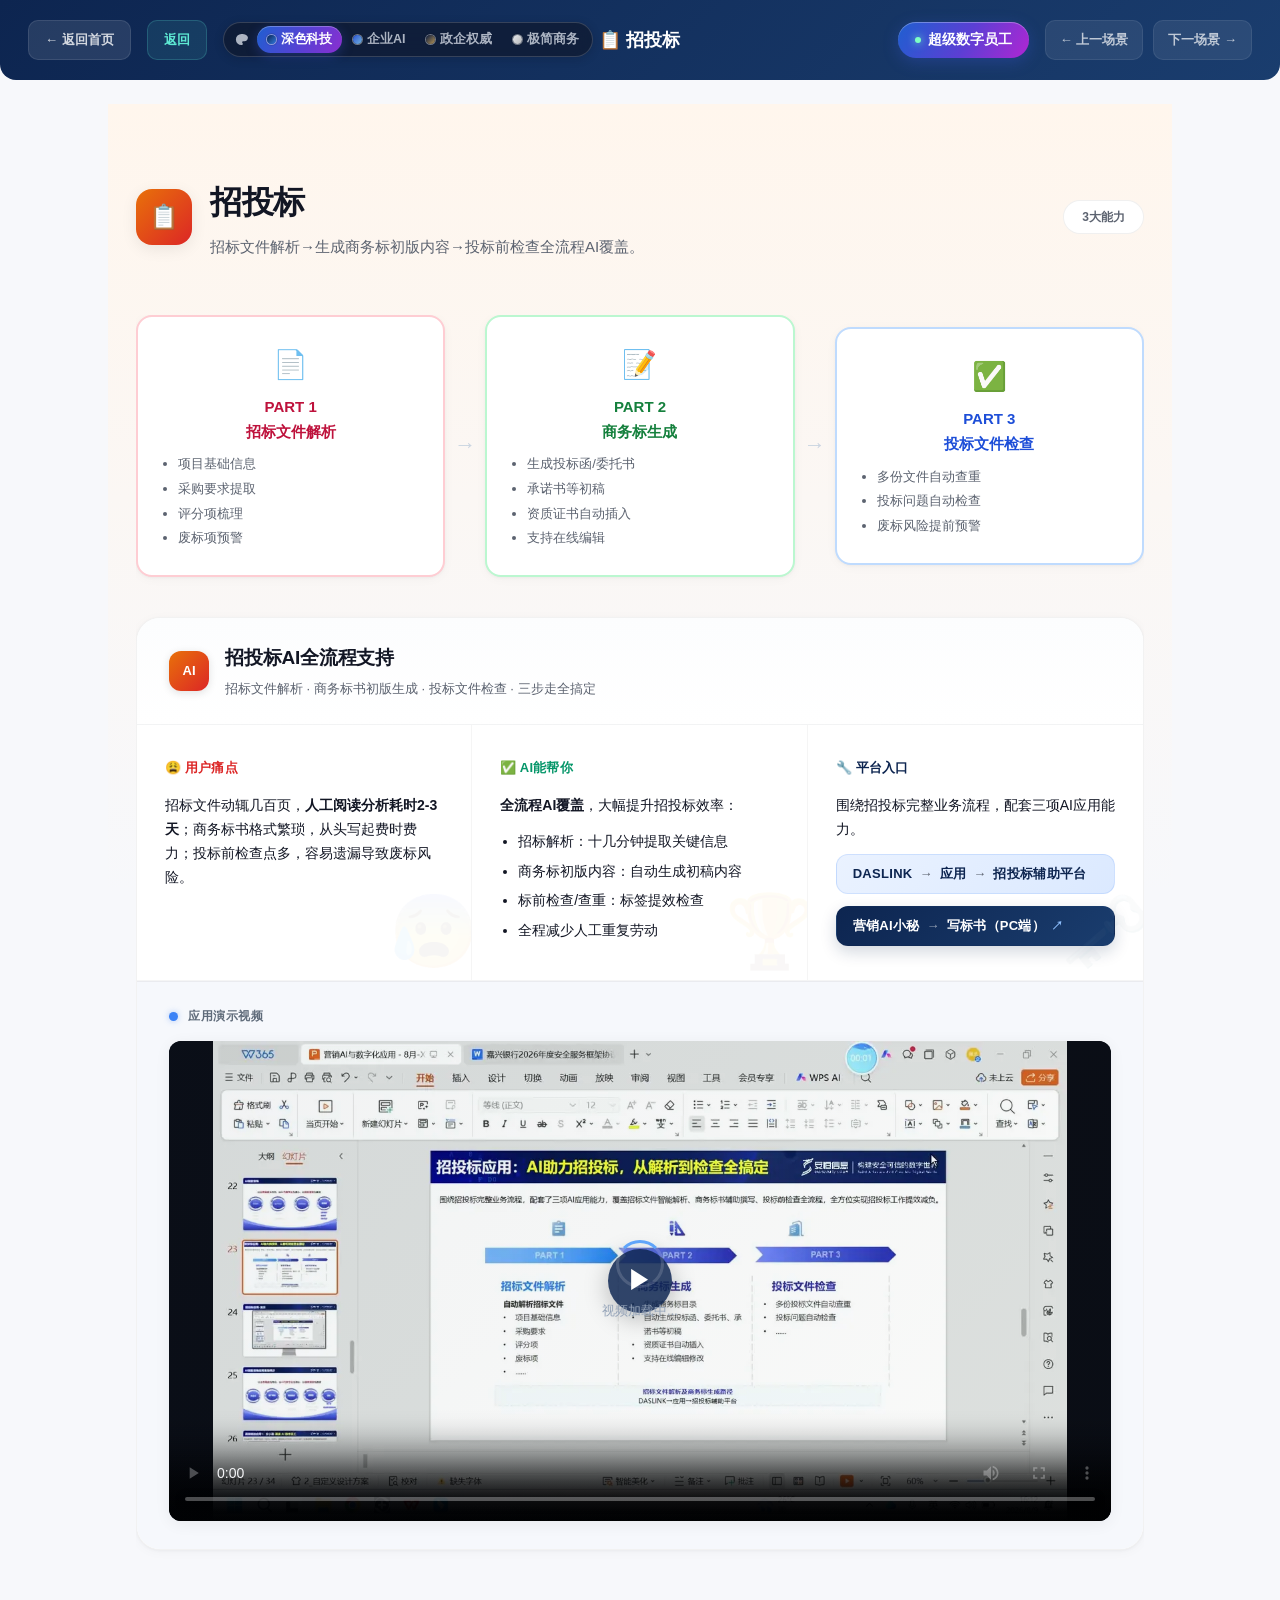
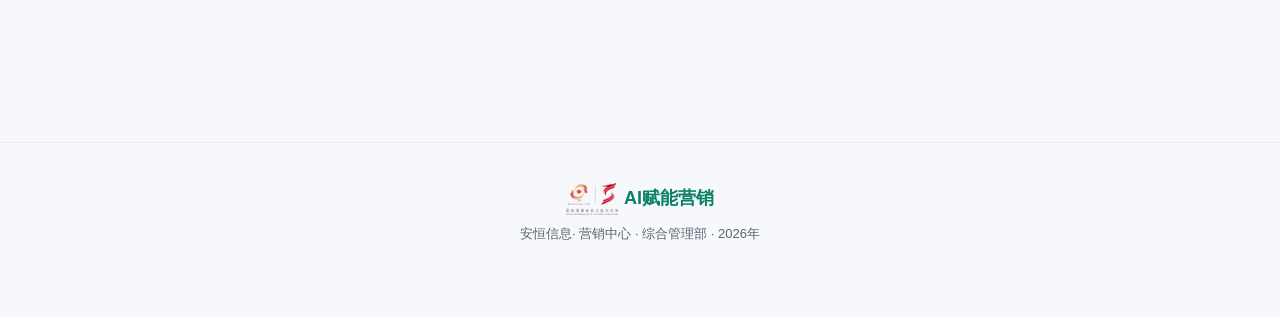
<file: scene-4.html>
<!DOCTYPE html>
<html lang="zh-CN">
<head>
<meta charset="UTF-8">
<meta name="viewport" content="width=device-width,initial-scale=1.0">
<title>招投标 — AI赋能营销</title>
<link rel="stylesheet" href="ued-theme-a.css" data-ued-th="a" media="all">
<link rel="stylesheet" href="ued-theme-b.css" data-ued-th="b" media="not all">
<link rel="stylesheet" href="ued-theme-c.css" data-ued-th="c" media="not all">
<link rel="stylesheet" href="ued-theme-d.css" data-ued-th="d" media="not all">
<link rel="stylesheet" href="ued-switch.css">
<script id="ued-switch-boot">
(function () {
  var H = document.documentElement;
  var IDS = ['a', 'b', 'c', 'd'];
  function siteOf() {
    /* /ai-marketing-site(-B|-C|-D)/ → a|b|c|d；本地文件/其它路径 → a */
    var m = /(?:^|\/)ai-marketing-site(?:-([BbCcDd]))?\//.exec(location.pathname || '');
    return (m && m[1]) ? m[1].toLowerCase() : 'a';
  }
  var site = siteOf(), pick = null, forced = false;
  try {
    var q = new URLSearchParams(location.search).get('ued');
    if (q && IDS.indexOf(q.toLowerCase()) >= 0) { pick = q.toLowerCase(); forced = true; }
  } catch (e) {}
  if (!pick) {
    try {
      var s = localStorage.getItem('ued-theme@' + site);
      if (s && IDS.indexOf(s) >= 0) pick = s;
    } catch (e) {}
  }
  if (!pick) pick = site;
  window.__ued = { site: site, theme: pick, forced: forced };
  H.setAttribute('data-ued-site', site);
  H.setAttribute('data-ued-theme', pick);
  var ls = document.querySelectorAll('link[data-ued-th]');
  for (var i = 0; i < ls.length; i++) {
    ls[i].media = (ls[i].getAttribute('data-ued-th') === pick) ? 'all' : 'not all';
  }
  window.__uedApply = function (t) {
    if (IDS.indexOf(t) < 0) return;
    H.setAttribute('data-ued-theme', t);
    var n = document.querySelectorAll('link[data-ued-th]');
    for (var i = 0; i < n.length; i++) {
      n[i].media = (n[i].getAttribute('data-ued-th') === t) ? 'all' : 'not all';
    }
    var bs = document.querySelectorAll('.uedsw-b');
    for (var j = 0; j < bs.length; j++) {
      bs[j].setAttribute('aria-pressed', bs[j].getAttribute('data-ued') === t ? 'true' : 'false');
    }
    window.__ued.theme = t;
    try { localStorage.setItem('ued-theme@' + window.__ued.site, t); } catch (e) {}
  };
  document.addEventListener('DOMContentLoaded', function () {
    window.__uedApply(window.__ued.theme);
    var box = document.querySelector('.uedsw');
    if (!box) return;
    box.addEventListener('click', function (ev) {
      var b = ev.target.closest ? ev.target.closest('.uedsw-b') : null;
      if (!b) return;
      ev.preventDefault();
      var t = b.getAttribute('data-ued');
      if (t === window.__ued.theme) return;
      document.documentElement.classList.add('uedsw-anim');
      window.__uedApply(t);
      setTimeout(function () {
        document.documentElement.classList.remove('uedsw-anim');
      }, 340);
    });
  });
})();
</script>
</head>
<body>
<div id="prog"></div>

<div class="scene-detail-nav">
  <a href="index.html" class="back-btn">← 返回首页</a>
  <a href="index.html#landing-scenes" class="back-btn back-to-module">返回</a>
  <div class="nav-title">📋 招投标</div>
  <div class="uedsw" role="group" aria-label="界面风格切换" title="UED 界面风格切换 · 四个风格内容一致，仅视觉不同"><span class="uedsw-lab"><svg class="uedsw-ico" viewBox="0 0 16 16" aria-hidden="true"><path d="M8 1.1a6.9 6.9 0 0 0 0 13.8c.95 0 1.6-.72 1.6-1.5 0-.4-.16-.73-.42-1-.24-.25-.38-.56-.38-.92 0-.76.63-1.37 1.42-1.37h1.05A4.68 4.68 0 0 0 15.9 5.5C15.9 2.98 12.32 1.1 8 1.1Z"/><circle cx="4.85" cy="6.5" r="1.05"/><circle cx="7.6" cy="4.3" r="1.05"/><circle cx="10.85" cy="5.15" r="1.05"/><circle cx="10.95" cy="8.35" r="1.05"/></svg><span class="uedsw-lab-t">界面风格</span></span><span class="uedsw-opts"><button type="button" class="uedsw-b" data-ued="a" title="深色科技风格" aria-pressed="false"><i class="uedsw-d" aria-hidden="true"></i><span>深色科技</span></button><button type="button" class="uedsw-b" data-ued="b" title="企业AI风格" aria-pressed="false"><i class="uedsw-d" aria-hidden="true"></i><span>企业AI</span></button><button type="button" class="uedsw-b" data-ued="c" title="政企权威风格" aria-pressed="false"><i class="uedsw-d" aria-hidden="true"></i><span>政企权威</span></button><button type="button" class="uedsw-b" data-ued="d" title="极简商务风格" aria-pressed="false"><i class="uedsw-d" aria-hidden="true"></i><span>极简商务</span></button></span></div>
  <a class="nav-de-btn" href="digital-employee.html" title="进入 超级数字员工 专页"><span class="nde-dot"></span><span class="nde-txt">超级数字员工</span></a>
  <div class="nav-pager"><a href="scene-3.html" class="pager-btn">← 上一场景</a><a href="scene-5.html" class="pager-btn">下一场景 →</a></div>
</div>
<script>
(function() {
  var params = new URLSearchParams(window.location.search);
  var back = document.querySelector('.back-to-module');
  if (back && params.get('from') === 'ai-arch') {
    back.href = 'index.html#ai-arch';
  }
  if (params.get('from') === "de") {
    var _to = params.get('to') || '';
    var _x = "";
    var _t = "digital-employee.html" + (_to ? ("?" + 'to=' + encodeURIComponent(_to)) : '');
    var _ls = document.querySelectorAll(".back-to-module");
    for (var _i = 0, _a; (_a = _ls[_i]); _i++) _a.setAttribute('href', _t);
    if (_ls[0] && _x) _ls[0].textContent = _x;
  }
})();
</script>

<div class="detail-wrap">
<div class="scene-timeline-item" id="scene-bid">
<div class="bg-bid">
<div class="scene-section">
  <div class="scene-header">
    <div class="scene-header-ico" data-u="33" style="background:linear-gradient(135deg,#e8710a,#dc2626);color:#fff;">📋</div>
    <div><div class="scene-title">招投标</div><div class="scene-sub">招标文件解析→生成商务标初版内容→投标前检查全流程AI覆盖。</div></div>
    <div class="scene-count">3大能力</div>
  </div>
  <div class="scene-body">
<div class="bid-steps-grid">
<div class="bid-step-card" data-u="34" style="border-color:#fecdd3">
<div style="font-size:28px;margin-bottom:6px">📄</div>
<div class="bid-step-title" data-u="35" style="color:#be123c">PART 1<br>招标文件解析</div>
<ul class="bid-step-list"><li>项目基础信息</li><li>采购要求提取</li><li>评分项梳理</li><li>废标项预警</li></ul></div>
<div class="bid-step-arrow">→</div>
<div class="bid-step-card" data-u="36" style="border-color:#bbf7d0">
<div style="font-size:28px;margin-bottom:6px">📝</div>
<div class="bid-step-title" data-u="37" style="color:#15803d">PART 2<br>商务标生成</div>
<ul class="bid-step-list"><li>生成投标函/委托书</li><li>承诺书等初稿</li><li>资质证书自动插入</li><li>支持在线编辑</li></ul></div>
<div class="bid-step-arrow">→</div>
<div class="bid-step-card" data-u="38" style="border-color:#bfdbfe">
<div style="font-size:28px;margin-bottom:6px">✅</div>
<div class="bid-step-title" data-u="39" style="color:#1d4ed8">PART 3<br>投标文件检查</div>
<ul class="bid-step-list"><li>多份文件自动查重</li><li>投标问题自动检查</li><li>废标风险提前预警</li></ul></div></div>
  <div class="app-block" id="app-s4-1">
    <div class="app-block-header">
      <div class="app-num-badge" data-u="40" style="background:linear-gradient(135deg,#e8710a,#dc2626);font-size:13px;">AI</div>
      <div><div class="app-title">招投标AI全流程支持</div><div class="app-subtitle">招标文件解析 · 商务标书初版生成 · 投标文件检查 · 三步走全搞定</div></div>
      
    </div>
    <div class="app-content">
      <div class="app-col"><div class="app-col-inner"><div class="col-label col-label-pain">😩 用户痛点</div><p>招标文件动辄几百页，<strong>人工阅读分析耗时2-3天</strong>；商务标书格式繁琐，从头写起费时费力；投标前检查点多，容易遗漏导致废标风险。</p></div><div class="col-emoji-bg">😰</div></div>
      <div class="app-col"><div class="app-col-inner"><div class="col-label col-label-solve">✅ AI能帮你</div><p><strong>全流程AI覆盖</strong>，大幅提升招投标效率：</p>
        <ul>
          <li>招标解析：十几分钟提取关键信息</li>
          <li>商务标初版内容：自动生成初稿内容</li>
          <li>标前检查/查重：标签提效检查</li>
          <li>全程减少人工重复劳动</li>
        </ul></div><div class="col-emoji-bg">🏆</div></div>
      <div class="app-col"><div class="app-col-inner"><div class="col-label col-label-how">🔧 平台入口</div><p>围绕招投标完整业务流程，配套三项AI应用能力。</p>
        <div class="path-tag"><span>DASLINK</span> <span class="arr">→</span> <span>应用</span> <span class="arr">→</span> <span>招投标辅助平台</span></div>
        <a class="path-tag path-tag-link" href="http://bid.xxzx.dbappsecurity.com.cn/project" target="_blank" rel="noopener noreferrer" title="点击跳转前往体验"><span>营销AI小秘</span> <span class="arr">→</span> <span>写标书（PC端）</span><i class="pt-arw">↗</i></a></div><div class="col-emoji-bg">🗝️</div></div>
    </div>
    <div class="app-video-panel">
      <div class="app-video-label"><span class="vdot"></span>应用演示视频</div>
      <div class="video-wrapper" data-video-src="media/bid_video.mp4"><video controls playsinline webkit-playsinline x5-playsinline preload="none" controlslist="nodownload" style="position:relative;z-index:1" poster="media/poster_bid_video.webp"></video><div class="video-placeholder"><div class="vp-icon-wrap" style="display:flex;flex-direction:column;align-items:center;gap:14px"><span class="vp-icon">▶</span></div><div class="vp-loading"><span class="vp-spinner"></span><span class="vp-progress">视频加载中...</span></div><div class="vp-error"><span>⚠️ 加载失败</span><button class="vp-retry" type="button">重新加载</button></div></div></div>
    </div>
    
      </div>
  </div>
</div>
</div>
</div>
</div>

<footer data-u="10" style="border-top:1px solid rgba(0,0,0,.05);">
  <div class="ft-logo"><img src="media/image2.png" alt="安恒信息" style="height:32px;vertical-align:middle;margin-right:6px;" fetchpriority="high" decoding="async" width="445" height="273">AI赋能营销</div>
  <p>安恒信息· 营销中心 · 综合管理部 · 2026年</p>
</footer>

<script>
window.addEventListener('scroll',()=>{const h=document.documentElement.scrollHeight-window.innerHeight;document.getElementById('prog').style.width=(h>0?window.scrollY/h*100:0)+'%'});
function gotoScene(id){const el=document.getElementById(id);if(!el)return;const top=el.getBoundingClientRect().top+window.scrollY-118;window.scrollTo({top,behavior:'smooth'})}
// 场景导航按钮 — 用 addEventListener 避免 CSP 拦截 onclick
document.querySelectorAll('.scene-nav-btn').forEach(function(btn){
  btn.addEventListener('click',function(){var sid=this.getAttribute('data-scene');if(sid) gotoScene(sid);});
});
// 场景折叠/展开 — 点击标题旁 ▼ 按钮收起内容
document.querySelectorAll('.scene-toggle').forEach(function(btn){
  btn.addEventListener('click',function(){
    var targetId=this.getAttribute('data-target');
    var body=document.getElementById(targetId);
    if(!body) return;
    var isCollapsed=body.classList.toggle('collapsed');
    this.classList.toggle('collapsed',isCollapsed);
  });
});
const navLinks=document.querySelectorAll('.nav-tabs a');
const sceneButtons=document.querySelectorAll('.scene-nav-btn');
const scenes=[{id:'scene-opp',navIdx:0},{id:'scene-visit',navIdx:1},{id:'scene-proj',navIdx:2},{id:'scene-bid',navIdx:3},{id:'scene-channel',navIdx:4},{id:'scene-skill',navIdx:5},{id:'scene-knowledge',navIdx:6}];
const io=new IntersectionObserver(entries=>{entries.forEach(e=>{if(e.isIntersecting){const idx=scenes.findIndex(s=>s.id===e.target.id);if(idx===-1)return;navLinks.forEach(a=>a.classList.remove('active'));sceneButtons.forEach(b=>b.classList.remove('active'));if(navLinks[idx])navLinks[idx].classList.add('active');if(sceneButtons[idx])sceneButtons[idx].classList.add('active')}})},{threshold:0.25});
scenes.forEach(s=>{const el=document.getElementById(s.id);if(el)io.observe(el)});

// 视频懒加载 + 进度指示 + 移动端友好
function loadVideo(wrapper){
  if(wrapper.dataset.loading==='1') return;
  var vid=wrapper.querySelector('video'),src=wrapper.getAttribute('data-video-src');
  if(!vid||!src) return;
  wrapper.dataset.loading='1';
  wrapper.classList.add('loading');
  wrapper.classList.remove('error');
  vid.innerHTML='<source src="'+src+'" type="video/mp4">';
  vid.load();
  vid.addEventListener('canplay',function(){
    wrapper.classList.remove('loading');
    wrapper.classList.add('playing');
    // 不自动播放，等待用户点击
  },{once:true});
  vid.addEventListener('error',function(){
    wrapper.classList.remove('loading');wrapper.classList.add('error');
    wrapper.dataset.loading='0';
  },{once:true});
}
// 进入视口附近时触发加载
var videoObs=new IntersectionObserver(function(entries){
  entries.forEach(function(e){ if(e.isIntersecting) loadVideo(e.target); });
},{rootMargin:'400px'});
document.querySelectorAll('.video-wrapper').forEach(function(w){videoObs.observe(w);});
// 点击占位区域触发加载 + 播放（pointerdown 同时覆盖 mouse + touch，无 300ms 延迟）
document.addEventListener('pointerdown',function(e){
  var ph=e.target.closest('.video-placeholder');
  if(!ph) return;
  var w=ph.closest('.video-wrapper');
  if(!w||w.dataset.loading==='1') return;
  if(e.target.classList.contains('vp-retry')){ loadVideo(w); return; }
  loadVideo(w);
  // 利用用户手势立即尝试播放（如果已缓存则直接播，否则 canplay 后再播）
  var vid=w.querySelector('video');
  if(vid) vid.play().catch(function(){});
});
const cards=document.querySelectorAll('.app-block');
const cardIO=new IntersectionObserver(entries=>{entries.forEach(e=>{if(e.isIntersecting){e.target.style.opacity='1';e.target.style.transform='translateY(0)'}})},{threshold:0.06});
cards.forEach(c=>{c.style.opacity='0';c.style.transform='translateY(24px)';c.style.transition='opacity .45s ease,transform .45s ease,box-shadow .25s';cardIO.observe(c)});
// 点赞评论模块 — MantleDB云端共享存储，所有人可见可累加
var FB_URL='https://mantledb.sh/v2/ah-mkt-feedback/data';
var FB_LIKE_URL='https://mantledb.sh/v2/increment/ah-mkt-feedback/data';
var fbLikedKey='fb-liked-'+new Date().toISOString().slice(0,10);
var fbLiked=localStorage.getItem(fbLikedKey)==='1';
var fbLikes=0,fbComments=[];

function fbGet(){
  return fetch(FB_URL).then(function(r){return r.json();}).then(function(d){
    // 兜底：如果MantleDB数据为空，尝试从localStorage恢复
    if((!d.likes&&!d.comments)||(d.likes===0&&(!d.comments||d.comments.length===0))){
      var backup=localStorage.getItem('fb-backup');
      if(backup){try{var b=JSON.parse(backup);if(b.likes||(b.comments&&b.comments.length)){return b;}}catch(e){}}
    }
    return d;
  });
}
function fbPut(data){
  return fetch(FB_URL,{method:'POST',headers:{'Content-Type':'application/json'},body:JSON.stringify(data)}).then(function(r){return r.json();});
}
function fbIncrement(key,by){
  return fetch(FB_LIKE_URL,{method:'POST',headers:{'Content-Type':'application/json'},body:JSON.stringify({key:key,by:by})}).then(function(r){return r.json();});
}

// 检测用户是否正在输入（避免同步时重绘DOM导致滚动/焦点丢失）
var fbTyping=false;
document.addEventListener('focusin',function(e){
  if(e.target.closest('#fb-name')||e.target.closest('#fb-text')||e.target.closest('.fb-reply-area textarea')) fbTyping=true;
});
document.addEventListener('focusout',function(e){
  if(e.target.closest('#fb-name')||e.target.closest('#fb-text')||e.target.closest('.fb-reply-area textarea')){
    setTimeout(function(){ fbTyping=false; },200);
  }
});

function syncFromCloud(){
  fbGet().then(function(d){
    fbLikes=d.likes||0; fbComments=d.comments||[];
    if(!fbTyping) renderFeedback();
    // 成功后写入localStorage备份
    try{localStorage.setItem('fb-backup',JSON.stringify({likes:fbLikes,comments:fbComments}));}catch(e){}
  }).catch(function(){});
}

function renderFeedback(){
  var lc=document.getElementById('fb-like-count'); if(!lc) return;
  lc.textContent=fbLikes+' 人觉得很赞';
  document.getElementById('fb-cmt-count').textContent=fbComments.length;
  var btn=document.getElementById('fb-like-btn');
  if(btn){ if(fbLiked) btn.classList.add('liked'); else btn.classList.remove('liked'); }
  var list=document.getElementById('fb-comment-list');
  if(!list) return;
  if(!fbComments.length){ list.innerHTML='<div class="fb-empty">暂无评论，来坐沙发吧 ☕</div>'; return; }
  list.innerHTML=fbComments.slice().reverse().map(function(c){
    var t=new Date(c.time),ts=t.getFullYear()+'-'+String(t.getMonth()+1).padStart(2,'0')+'-'+String(t.getDate()).padStart(2,'0')+' '+String(t.getHours()).padStart(2,'0')+':'+String(t.getMinutes()).padStart(2,'0');
    var rs=(c.replies||[]).map(function(r){var rt=new Date(r.time),rts=rt.getFullYear()+'-'+String(rt.getMonth()+1).padStart(2,'0')+'-'+String(rt.getDate()).padStart(2,'0')+' '+String(rt.getHours()).padStart(2,'0')+':'+String(rt.getMinutes()).padStart(2,'0');return '<div class="fb-reply-item"><strong>'+esc(r.name)+'</strong><span>'+rts+'</span>：'+esc(r.text)+'</div>';}).join('');
    return '<div class="fb-comment-item" data-cid="'+c.id+'"><div class="fb-comment-meta"><strong>'+esc(c.name)+'</strong><span>'+ts+'<button class="fb-reply-btn" data-cid="'+c.id+'" title="回复">💬 回复</button><button class="fb-comment-del" data-cid="'+c.id+'" title="删除">✕</button></span></div><div class="fb-comment-text">'+esc(c.text)+'</div>'+rs+'<div class="fb-reply-area" id="reply-area-'+c.id+'"><textarea id="reply-text-'+c.id+'" placeholder="写下回复…" rows="2" maxlength="200"></textarea><button data-cid="'+c.id+'" class="fb-reply-submit">回复</button></div></div>';
  }).join('');
}
function esc(s){var d=document.createElement('div');d.textContent=s;return d.innerHTML}

// 点赞按钮 — 原子递增，并发安全
var _fbLikeBtn=document.getElementById('fb-like-btn');
if(_fbLikeBtn) _fbLikeBtn.addEventListener('click',function(){
  if(fbLiked) return;
  fbLiked=true; fbLikes++;
  localStorage.setItem(fbLikedKey,'1');
  renderFeedback();
  fbIncrement('likes',1).then(function(d){
    if(d&&d.likes!==undefined) fbLikes=d.likes;
    renderFeedback();
    try{localStorage.setItem('fb-backup',JSON.stringify({likes:fbLikes,comments:fbComments}));}catch(e){}
  }).catch(function(){ syncFromCloud(); });
});

// 初始加载 + 15秒定时同步（仅在反馈模块存在时）
if(document.getElementById('fb-like-btn')){ syncFromCloud(); setInterval(syncFromCloud,15000); }

function submitComment(){
  var nameEl=document.getElementById('fb-name'),textEl=document.getElementById('fb-text');
  var name=nameEl.value.trim(),text=textEl.value.trim();
  if(!name||!text){alert('请填写昵称和评论内容');return}
  if(name.length>20||text.length>500){alert('昵称或内容超出限制');return}
  var c={id:'c_'+Date.now()+'_'+Math.random().toString(36).slice(2,6),name:name,text:text,time:new Date().toISOString(),replies:[]};
  // 乐观更新 + 云端同步 + localStorage备份
  fbComments.push(c); renderFeedback();
  nameEl.value=''; textEl.value=''; fbTyping=false;
  var data={likes:fbLikes,comments:fbComments};
  fbPut(data).then(function(){
    try{localStorage.setItem('fb-backup',JSON.stringify({likes:fbLikes,comments:fbComments}));}catch(e){}
  }).catch(function(){ syncFromCloud(); });
}
var _fbSubmitBtn=document.getElementById('fb-submit-btn');
if(_fbSubmitBtn) _fbSubmitBtn.addEventListener('click',submitComment);

function delComment(id){
  if(!confirm('确定删除这条评论吗？')) return;
  fbComments=fbComments.filter(function(c){return c.id!==id});
  renderFeedback();
  var data={likes:fbLikes,comments:fbComments};
  fbPut(data).then(function(){
    try{localStorage.setItem('fb-backup',JSON.stringify({likes:fbLikes,comments:fbComments}));}catch(e){}
  }).catch(function(){ syncFromCloud(); });
}

// 评论列表事件代理
var _fbCmtList=document.getElementById('fb-comment-list');
if(_fbCmtList) _fbCmtList.addEventListener('click',function(e){
  var delBtn=e.target.closest('.fb-comment-del');
  if(delBtn){ var cid=delBtn.getAttribute('data-cid'); if(cid) delComment(cid); return; }
  var replyBtn=e.target.closest('.fb-reply-btn');
  if(replyBtn){ var cid=replyBtn.getAttribute('data-cid'); if(cid) toggleReply(cid); return; }
  var replySubmit=e.target.closest('.fb-reply-submit');
  if(replySubmit){ var cid=replySubmit.getAttribute('data-cid'); if(cid) submitReply(cid); return; }
});

function toggleReply(cid){
  var area=document.getElementById('reply-area-'+cid);
  if(!area) return;
  area.classList.toggle('show');
  if(area.classList.contains('show')){ var ta=document.getElementById('reply-text-'+cid); if(ta) setTimeout(function(){ta.focus()},100); }
}
function submitReply(cid){
  var ta=document.getElementById('reply-text-'+cid);
  if(!ta) return;
  var text=ta.value.trim();
  if(!text){alert('请输入回复内容');return}
  if(text.length>200){alert('回复不能超过200字');return}
  var cmt=fbComments.find(function(c){return c.id===cid});
  if(!cmt) return;
  if(!cmt.replies) cmt.replies=[];
  var r={id:'r_'+Date.now()+'_'+Math.random().toString(36).slice(2,6),name:'网友',text:text,time:new Date().toISOString()};
  cmt.replies.push(r); renderFeedback(); fbTyping=false;
  var data={likes:fbLikes,comments:fbComments};
  fbPut(data).then(function(){
    try{localStorage.setItem('fb-backup',JSON.stringify({likes:fbLikes,comments:fbComments}));}catch(e){}
  }).catch(function(){ syncFromCloud();   });
}
// ---- 图片点击放大 Lightbox ----
(function(){
  var overlay=document.createElement('div');
  overlay.className='lightbox-overlay';
  overlay.innerHTML='<button class="lb-close" type="button">&times;</button><img alt=""><div class="lb-caption"></div>';
  document.body.appendChild(overlay);
  var lbImg=overlay.querySelector('img');
  var lbCap=overlay.querySelector('.lb-caption');
  var lbClose=overlay.querySelector('.lb-close');
  function open(src,cap){
    lbImg.src=src; lbCap.textContent=cap||'';
    overlay.classList.add('active');
    document.body.style.overflow='hidden';
  }
  function close(){
    overlay.classList.remove('active');
    document.body.style.overflow='';
    lbImg.src='';
  }
  overlay.addEventListener('click',function(e){ if(e.target===overlay||e.target===lbClose) close(); });
  document.addEventListener('keydown',function(e){ if(e.key==='Escape') close(); });
  document.addEventListener('click',function(e){
    var fig=e.target.closest('.img-gallery figure');
    if(!fig) return;
    var img=fig.querySelector('img');
    if(!img) return;
    var cap=fig.querySelector('figcaption');
    open(img.src, cap?cap.textContent:'');
  });
})();
</script>
<script id="__perf_reg">
(function () {
  if (!('serviceWorker' in navigator)) return;
  if (location.protocol === 'file:') return;
  var started = false, reg = null;
  var THEMES = ['a', 'b', 'c', 'd'];
  function idle(fn) { if ('requestIdleCallback' in window) requestIdleCallback(fn, { timeout: 4000 }); else setTimeout(fn, 2000); }
  function afterLoad(fn) {
    if (document.readyState === 'complete') fn();
    else window.addEventListener('load', fn);
  }
  function slowNet() {
    try {
      var c = navigator.connection || navigator.mozConnection || {};
      if (c.saveData) return true;
      var t = (c.effectiveType || '').toLowerCase();
      return t === 'slow-2g' || t === '2g' || t === '3g';
    } catch (e) { return false; }
  }
  function target() {
    return navigator.serviceWorker.controller || (reg && (reg.active || reg.waiting)) || null;
  }
  function send(t, type, urls) {
    if (!t || !t.postMessage) return;
    try { t.postMessage(urls && urls.length ? { type: type, urls: urls } : { type: type }); } catch (e) {}
  }
  /* 本页用到的皮肤 CSS × 4 套皮肤。href 形如 ued-theme-a.css / ued-page-de-a.css，
     展开成 a/b/c/d 四个文件名。首页本来就没有 ued-page-de-*.css 的 <link>，
     于是不会去下那 4 个文件 —— 省 116 KB（比让 SW 按站点级清单一刀切更省）。 */
  function cssList() {
    var out = [], seen = {}, ls = document.querySelectorAll('link[data-ued-th]'), i, j, m, u;
    for (i = 0; i < ls.length; i++) {
      var href = ls[i].getAttribute('href') || '';
      m = /^(.*-)([abcd])(\.css)$/.exec(href);
      if (!m) {
        if (/\.css$/.test(href) && !seen[href]) { seen[href] = 1; out.push('./' + href); }
        continue;
      }
      for (j = 0; j < THEMES.length; j++) {
        u = './' + m[1] + THEMES[j] + m[3];
        if (!seen[u]) { seen[u] = 1; out.push(u); }
      }
    }
    if (!out.length) {
      for (i = 0; i < THEMES.length; i++) out.push('./ued-theme-' + THEMES[i] + '.css');
    }
    return out;
  }
  /* 首屏（含首屏图片）全部下完之后，才开始补齐后台资源。
     慢链路上 load 会很晚才触发 —— 这个「晚」正是我们要的：首屏独占带宽。
     旧版是注册完就预热 19 个文件（286 KB）+ 8 张图（234 KB），首访直接被拖垮。 */
  function start() {
    if (started) return;
    afterLoad(function () {
      idle(function () {
        var t = target();
        if (!t) return;                 /* 首访还没 controller，等 controllerchange 再触发 */
        started = true;
        send(t, 'warm-css', cssList()); /* 4 套皮肤 CSS：切换风格要用，任何网络都补 */
        if (slowNet()) return;          /* 慢网 / 省流量：其余可选内容一律不下 */
        setTimeout(function () { send(target(), 'warm-pages'); }, 8000);
        setTimeout(function () { send(target(), 'warm-img'); }, 20000);
      });
    });
  }
  navigator.serviceWorker.addEventListener('controllerchange', start);
  navigator.serviceWorker.register('sw.js', { scope: './' }).then(function (r) {
    reg = r; start();
  }).catch(function () {});
  navigator.serviceWorker.addEventListener('message', function (e) {
    var d = e.data || {};
    if (d.type !== 'updated') return;
    try {
      if (sessionStorage.getItem('__ams_v') === d.v) return;
      sessionStorage.setItem('__ams_v', d.v);
    } catch (err) { return; }
    location.reload();
  });
})();
</script>
</body>
</html>
</file>
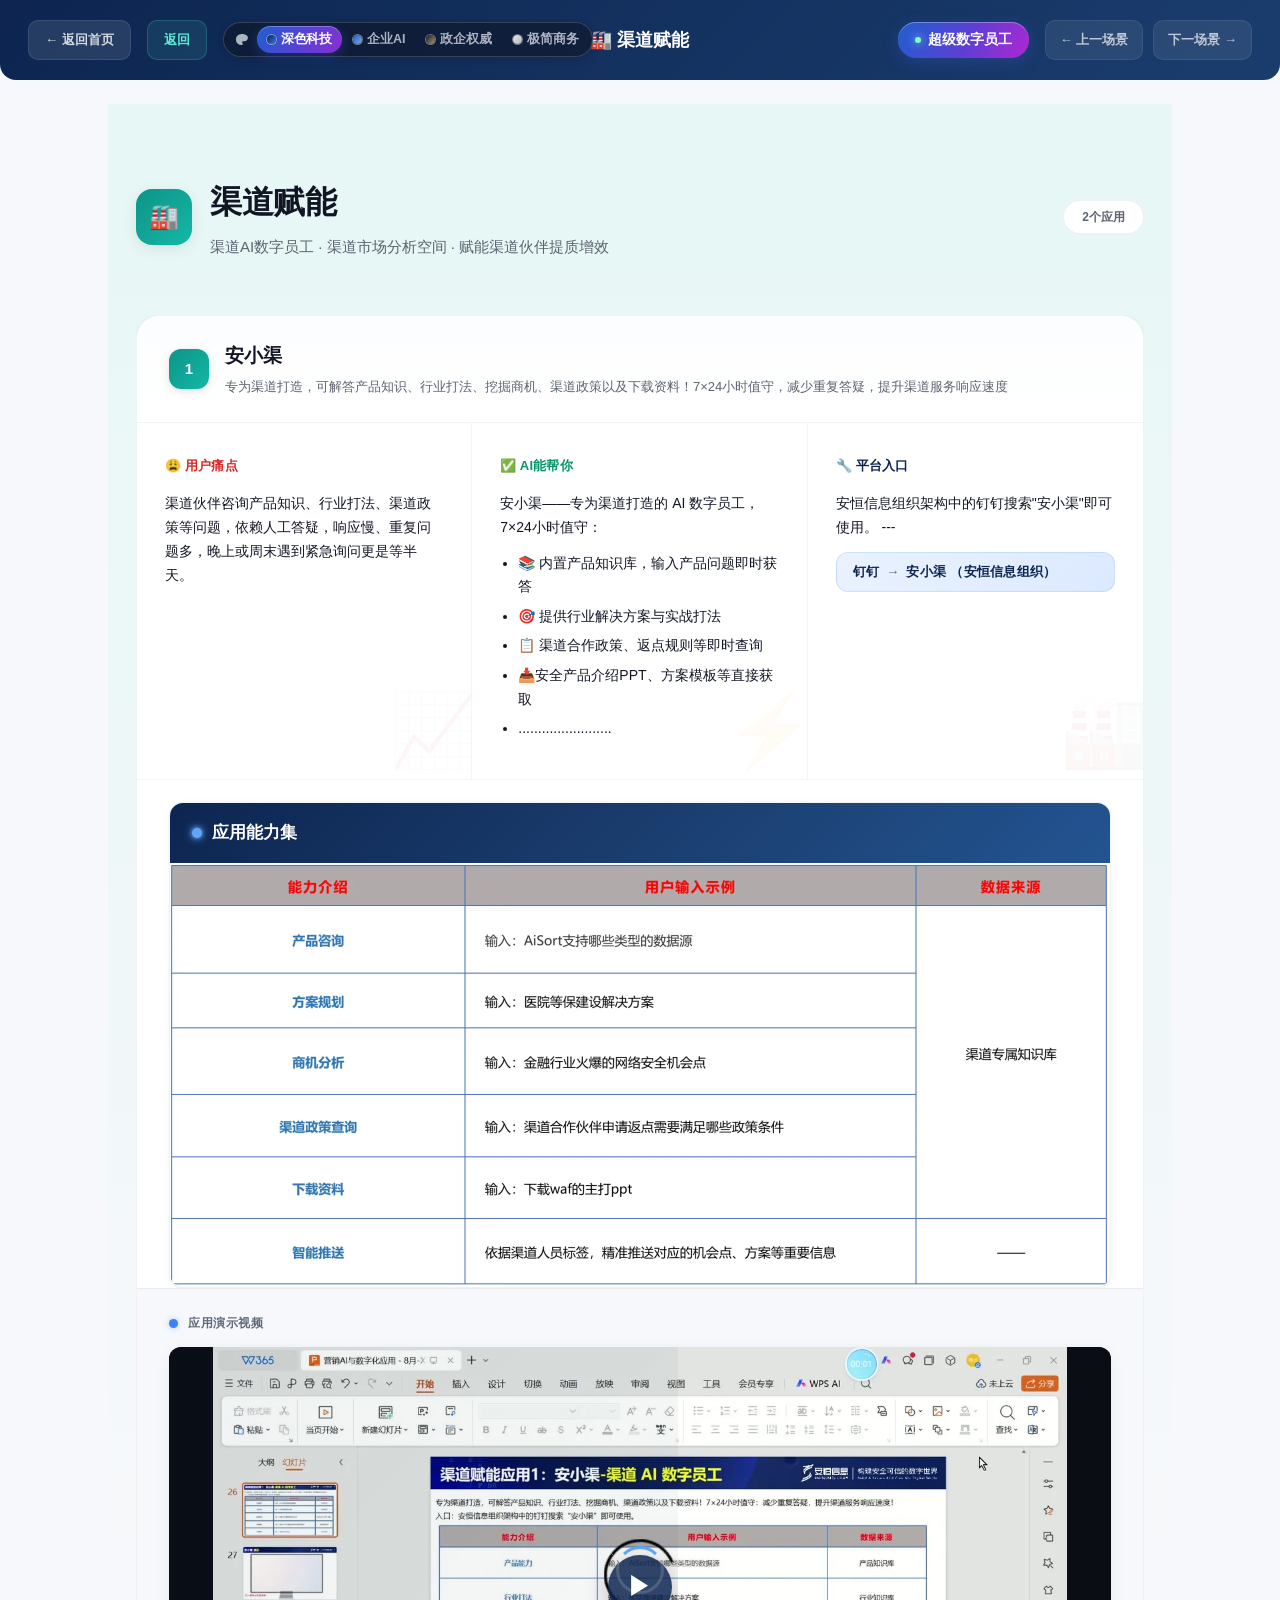
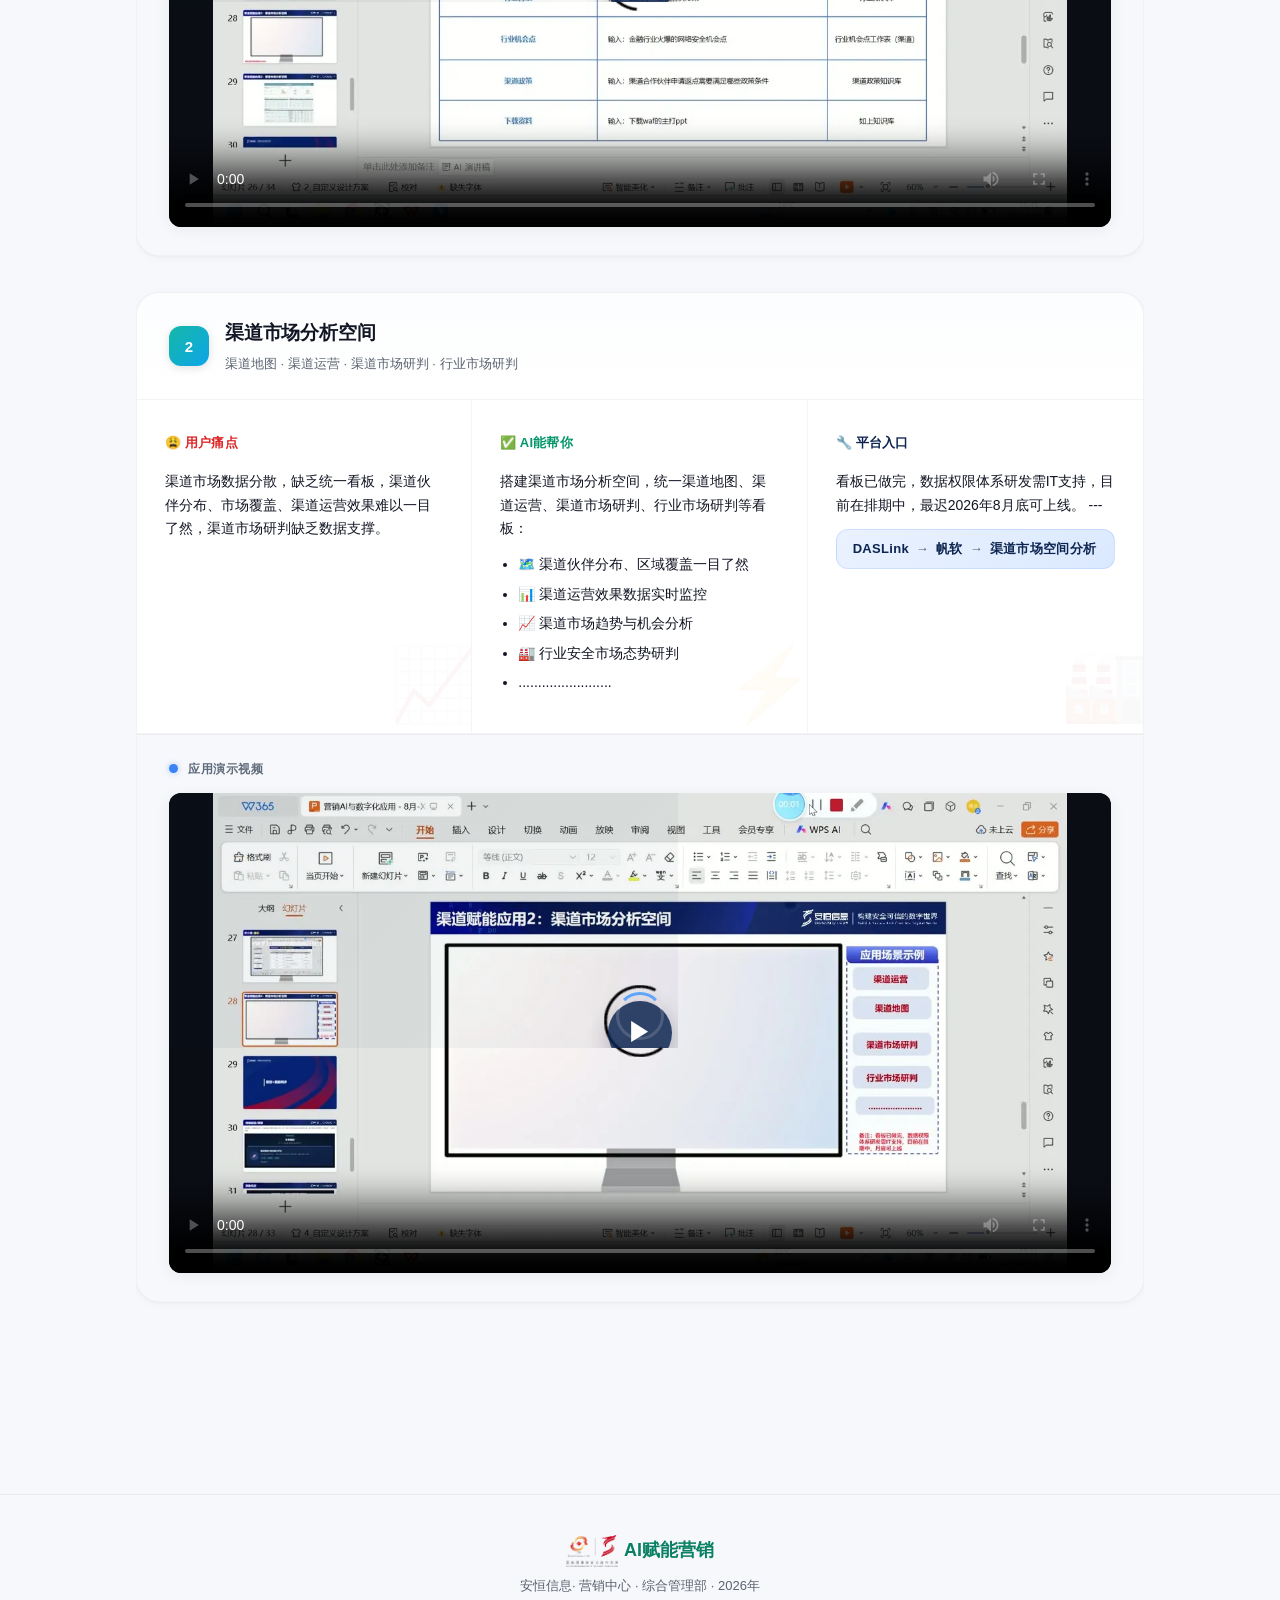
<file: scene-5.html>
<!DOCTYPE html>
<html lang="zh-CN">
<head>
<meta charset="UTF-8">
<meta name="viewport" content="width=device-width,initial-scale=1.0">
<title>渠道赋能 — AI赋能营销</title>
<link rel="stylesheet" href="ued-theme-a.css" data-ued-th="a" media="all">
<link rel="stylesheet" href="ued-theme-b.css" data-ued-th="b" media="not all">
<link rel="stylesheet" href="ued-theme-c.css" data-ued-th="c" media="not all">
<link rel="stylesheet" href="ued-theme-d.css" data-ued-th="d" media="not all">
<link rel="stylesheet" href="ued-switch.css">
<script id="ued-switch-boot">
(function () {
  var H = document.documentElement;
  var IDS = ['a', 'b', 'c', 'd'];
  function siteOf() {
    /* /ai-marketing-site(-B|-C|-D)/ → a|b|c|d；本地文件/其它路径 → a */
    var m = /(?:^|\/)ai-marketing-site(?:-([BbCcDd]))?\//.exec(location.pathname || '');
    return (m && m[1]) ? m[1].toLowerCase() : 'a';
  }
  var site = siteOf(), pick = null, forced = false;
  try {
    var q = new URLSearchParams(location.search).get('ued');
    if (q && IDS.indexOf(q.toLowerCase()) >= 0) { pick = q.toLowerCase(); forced = true; }
  } catch (e) {}
  if (!pick) {
    try {
      var s = localStorage.getItem('ued-theme@' + site);
      if (s && IDS.indexOf(s) >= 0) pick = s;
    } catch (e) {}
  }
  if (!pick) pick = site;
  window.__ued = { site: site, theme: pick, forced: forced };
  H.setAttribute('data-ued-site', site);
  H.setAttribute('data-ued-theme', pick);
  var ls = document.querySelectorAll('link[data-ued-th]');
  for (var i = 0; i < ls.length; i++) {
    ls[i].media = (ls[i].getAttribute('data-ued-th') === pick) ? 'all' : 'not all';
  }
  window.__uedApply = function (t) {
    if (IDS.indexOf(t) < 0) return;
    H.setAttribute('data-ued-theme', t);
    var n = document.querySelectorAll('link[data-ued-th]');
    for (var i = 0; i < n.length; i++) {
      n[i].media = (n[i].getAttribute('data-ued-th') === t) ? 'all' : 'not all';
    }
    var bs = document.querySelectorAll('.uedsw-b');
    for (var j = 0; j < bs.length; j++) {
      bs[j].setAttribute('aria-pressed', bs[j].getAttribute('data-ued') === t ? 'true' : 'false');
    }
    window.__ued.theme = t;
    try { localStorage.setItem('ued-theme@' + window.__ued.site, t); } catch (e) {}
  };
  document.addEventListener('DOMContentLoaded', function () {
    window.__uedApply(window.__ued.theme);
    var box = document.querySelector('.uedsw');
    if (!box) return;
    box.addEventListener('click', function (ev) {
      var b = ev.target.closest ? ev.target.closest('.uedsw-b') : null;
      if (!b) return;
      ev.preventDefault();
      var t = b.getAttribute('data-ued');
      if (t === window.__ued.theme) return;
      document.documentElement.classList.add('uedsw-anim');
      window.__uedApply(t);
      setTimeout(function () {
        document.documentElement.classList.remove('uedsw-anim');
      }, 340);
    });
  });
})();
</script>
</head>
<body>
<div id="prog"></div>

<div class="scene-detail-nav">
  <a href="index.html" class="back-btn">← 返回首页</a>
  <a href="index.html#landing-scenes" class="back-btn back-to-module">返回</a>
  <div class="nav-title">🏭 渠道赋能</div>
  <div class="uedsw" role="group" aria-label="界面风格切换" title="UED 界面风格切换 · 四个风格内容一致，仅视觉不同"><span class="uedsw-lab"><svg class="uedsw-ico" viewBox="0 0 16 16" aria-hidden="true"><path d="M8 1.1a6.9 6.9 0 0 0 0 13.8c.95 0 1.6-.72 1.6-1.5 0-.4-.16-.73-.42-1-.24-.25-.38-.56-.38-.92 0-.76.63-1.37 1.42-1.37h1.05A4.68 4.68 0 0 0 15.9 5.5C15.9 2.98 12.32 1.1 8 1.1Z"/><circle cx="4.85" cy="6.5" r="1.05"/><circle cx="7.6" cy="4.3" r="1.05"/><circle cx="10.85" cy="5.15" r="1.05"/><circle cx="10.95" cy="8.35" r="1.05"/></svg><span class="uedsw-lab-t">界面风格</span></span><span class="uedsw-opts"><button type="button" class="uedsw-b" data-ued="a" title="深色科技风格" aria-pressed="false"><i class="uedsw-d" aria-hidden="true"></i><span>深色科技</span></button><button type="button" class="uedsw-b" data-ued="b" title="企业AI风格" aria-pressed="false"><i class="uedsw-d" aria-hidden="true"></i><span>企业AI</span></button><button type="button" class="uedsw-b" data-ued="c" title="政企权威风格" aria-pressed="false"><i class="uedsw-d" aria-hidden="true"></i><span>政企权威</span></button><button type="button" class="uedsw-b" data-ued="d" title="极简商务风格" aria-pressed="false"><i class="uedsw-d" aria-hidden="true"></i><span>极简商务</span></button></span></div>
  <a class="nav-de-btn" href="digital-employee.html" title="进入 超级数字员工 专页"><span class="nde-dot"></span><span class="nde-txt">超级数字员工</span></a>
  <div class="nav-pager"><a href="scene-4.html" class="pager-btn">← 上一场景</a><a href="scene-6.html" class="pager-btn">下一场景 →</a></div>
</div>
<script>
(function() {
  var params = new URLSearchParams(window.location.search);
  var back = document.querySelector('.back-to-module');
  if (back && params.get('from') === 'ai-arch') {
    back.href = 'index.html#ai-arch';
  }
  if (params.get('from') === "de") {
    var _to = params.get('to') || '';
    var _x = "";
    var _t = "digital-employee.html" + (_to ? ("?" + 'to=' + encodeURIComponent(_to)) : '');
    var _ls = document.querySelectorAll(".back-to-module");
    for (var _i = 0, _a; (_a = _ls[_i]); _i++) _a.setAttribute('href', _t);
    if (_ls[0] && _x) _ls[0].textContent = _x;
  }
})();
</script>

<div class="detail-wrap">
<div class="scene-timeline-item" id="scene-channel">
<div class="bg-channel">
<div class="scene-section">
  <div class="scene-header">
    <div class="scene-header-ico" data-u="41" style="background:linear-gradient(135deg,#0d9488,#14b8a6);color:#fff;">🏭</div>
    <div><div class="scene-title">渠道赋能</div><div class="scene-sub">渠道AI数字员工 · 渠道市场分析空间 · 赋能渠道伙伴提质增效</div></div>
    <div class="scene-count">2个应用</div>
  </div>
  <div class="scene-body">

  <div class="app-block" id="app-s5-1">
    <div class="app-block-header">
      <div class="app-num-badge" data-u="5" style="background:linear-gradient(135deg,#0d9488,#14b8a6);">1</div>
      <div><div class="app-title">安小渠</div><div class="app-subtitle">专为渠道打造，可解答产品知识、行业打法、挖掘商机、渠道政策以及下载资料！7×24小时值守，减少重复答疑，提升渠道服务响应速度</div></div>
      
    </div>
    <div class="app-content">
      <div class="app-col"><div class="app-col-inner"><div class="col-label col-label-pain">😩 用户痛点</div><p>渠道伙伴咨询产品知识、行业打法、渠道政策等问题，依赖人工答疑，响应慢、重复问题多，晚上或周末遇到紧急询问更是等半天。</p></div><div class="col-emoji-bg">📈</div></div>
      <div class="app-col"><div class="app-col-inner"><div class="col-label col-label-solve">✅ AI能帮你</div><p>安小渠——专为渠道打造的 AI 数字员工，7×24小时值守：</p>
        <ul>
          <li>📚 内置产品知识库，输入产品问题即时获答</li>
          <li>🎯 提供行业解决方案与实战打法</li>
          <li>📋 渠道合作政策、返点规则等即时查询</li>
          <li>📥安全产品介绍PPT、方案模板等直接获取</li>
          <li>........................</li>
        </ul></div><div class="col-emoji-bg">⚡</div></div>
      <div class="app-col"><div class="app-col-inner"><div class="col-label col-label-how">🔧 平台入口</div><p>安恒信息组织架构中的钉钉搜索"安小渠"即可使用。
---</p>
        <div class="path-tag"><span>钉钉</span> <span class="arr">→</span> <span>安小渠 （安恒信息组织）</span></div></div><div class="col-emoji-bg">🏭</div></div>
    </div>
    <div class="cap-board">
      <div class="cap-title"><span class="ai-dot"></span>应用能力集</div>
      <div class="cap-img-wrap">
        <img src="media/cap_anxiaoqu.webp" alt="应用能力集" loading="lazy" style="width:100%;display:block;border:none;" decoding="async" width="1880" height="848">
      </div>
    </div>
    <div class="app-video-panel">
      <div class="app-video-label"><span class="vdot"></span>应用演示视频</div>
      <div class="video-wrapper" data-video-src="media/channel_xiaoqu.mp4"><video controls playsinline webkit-playsinline x5-playsinline preload="none" controlslist="nodownload" style="position:relative;z-index:1" poster="media/poster_channel_xiaoqu.webp"></video><div class="video-placeholder"><div class="vp-icon-wrap" style="display:flex;flex-direction:column;align-items:center;gap:14px"><span class="vp-icon">▶</span></div><div class="vp-loading"><span class="vp-spinner"></span><span class="vp-progress">视频加载中...</span></div><div class="vp-error"><span>⚠️ 加载失败</span><button class="vp-retry" type="button">重新加载</button></div></div></div>
    </div>
    
      </div>
  <div class="app-block" id="app-s5-2">
    <div class="app-block-header">
      <div class="app-num-badge" data-u="42" style="background:linear-gradient(135deg,#14b8a6,#0ea5e9);">2</div>
      <div><div class="app-title">渠道市场分析空间</div><div class="app-subtitle">渠道地图 · 渠道运营 · 渠道市场研判 · 行业市场研判</div></div>
      
    </div>
    <div class="app-content">
      <div class="app-col"><div class="app-col-inner"><div class="col-label col-label-pain">😩 用户痛点</div><p>渠道市场数据分散，缺乏统一看板，渠道伙伴分布、市场覆盖、渠道运营效果难以一目了然，渠道市场研判缺乏数据支撑。</p></div><div class="col-emoji-bg">📈</div></div>
      <div class="app-col"><div class="app-col-inner"><div class="col-label col-label-solve">✅ AI能帮你</div><p>搭建渠道市场分析空间，统一渠道地图、渠道运营、渠道市场研判、行业市场研判等看板：</p>
        <ul>
          <li>🗺️ 渠道伙伴分布、区域覆盖一目了然</li>
          <li>📊 渠道运营效果数据实时监控</li>
          <li>📈 渠道市场趋势与机会分析</li>
          <li>🏭 行业安全市场态势研判</li>
          <li>........................</li>
        </ul></div><div class="col-emoji-bg">⚡</div></div>
      <div class="app-col"><div class="app-col-inner"><div class="col-label col-label-how">🔧 平台入口</div><p>看板已做完，数据权限体系研发需IT支持，目前在排期中，最迟2026年8月底可上线。
---</p>
        <div class="path-tag"><span>DASLink</span> <span class="arr">→</span> <span>帆软</span> <span class="arr">→</span> <span>渠道市场空间分析</span></div></div><div class="col-emoji-bg">🏭</div></div>
    </div>
    <div class="app-video-panel">
      <div class="app-video-label"><span class="vdot"></span>应用演示视频</div>
      <div class="video-wrapper" data-video-src="media/channel_market.mp4"><video controls playsinline webkit-playsinline x5-playsinline preload="none" controlslist="nodownload" style="position:relative;z-index:1" poster="media/poster_channel_market.webp"></video><div class="video-placeholder"><div class="vp-icon-wrap" style="display:flex;flex-direction:column;align-items:center;gap:14px"><span class="vp-icon">▶</span></div><div class="vp-loading"><span class="vp-spinner"></span><span class="vp-progress">视频加载中...</span></div><div class="vp-error"><span>⚠️ 加载失败</span><button class="vp-retry" type="button">重新加载</button></div></div></div>
    </div>
    
      </div>
  </div>
</div>
</div>
</div>
</div>

<footer data-u="10" style="border-top:1px solid rgba(0,0,0,.05);">
  <div class="ft-logo"><img src="media/image2.png" alt="安恒信息" style="height:32px;vertical-align:middle;margin-right:6px;" fetchpriority="high" decoding="async" width="445" height="273">AI赋能营销</div>
  <p>安恒信息· 营销中心 · 综合管理部 · 2026年</p>
</footer>

<script>
window.addEventListener('scroll',()=>{const h=document.documentElement.scrollHeight-window.innerHeight;document.getElementById('prog').style.width=(h>0?window.scrollY/h*100:0)+'%'});
function gotoScene(id){const el=document.getElementById(id);if(!el)return;const top=el.getBoundingClientRect().top+window.scrollY-118;window.scrollTo({top,behavior:'smooth'})}
// 场景导航按钮 — 用 addEventListener 避免 CSP 拦截 onclick
document.querySelectorAll('.scene-nav-btn').forEach(function(btn){
  btn.addEventListener('click',function(){var sid=this.getAttribute('data-scene');if(sid) gotoScene(sid);});
});
// 场景折叠/展开 — 点击标题旁 ▼ 按钮收起内容
document.querySelectorAll('.scene-toggle').forEach(function(btn){
  btn.addEventListener('click',function(){
    var targetId=this.getAttribute('data-target');
    var body=document.getElementById(targetId);
    if(!body) return;
    var isCollapsed=body.classList.toggle('collapsed');
    this.classList.toggle('collapsed',isCollapsed);
  });
});
const navLinks=document.querySelectorAll('.nav-tabs a');
const sceneButtons=document.querySelectorAll('.scene-nav-btn');
const scenes=[{id:'scene-opp',navIdx:0},{id:'scene-visit',navIdx:1},{id:'scene-proj',navIdx:2},{id:'scene-bid',navIdx:3},{id:'scene-channel',navIdx:4},{id:'scene-skill',navIdx:5},{id:'scene-knowledge',navIdx:6}];
const io=new IntersectionObserver(entries=>{entries.forEach(e=>{if(e.isIntersecting){const idx=scenes.findIndex(s=>s.id===e.target.id);if(idx===-1)return;navLinks.forEach(a=>a.classList.remove('active'));sceneButtons.forEach(b=>b.classList.remove('active'));if(navLinks[idx])navLinks[idx].classList.add('active');if(sceneButtons[idx])sceneButtons[idx].classList.add('active')}})},{threshold:0.25});
scenes.forEach(s=>{const el=document.getElementById(s.id);if(el)io.observe(el)});

// 视频懒加载 + 进度指示 + 移动端友好
function loadVideo(wrapper){
  if(wrapper.dataset.loading==='1') return;
  var vid=wrapper.querySelector('video'),src=wrapper.getAttribute('data-video-src');
  if(!vid||!src) return;
  wrapper.dataset.loading='1';
  wrapper.classList.add('loading');
  wrapper.classList.remove('error');
  vid.innerHTML='<source src="'+src+'" type="video/mp4">';
  vid.load();
  vid.addEventListener('canplay',function(){
    wrapper.classList.remove('loading');
    wrapper.classList.add('playing');
    // 不自动播放，等待用户点击
  },{once:true});
  vid.addEventListener('error',function(){
    wrapper.classList.remove('loading');wrapper.classList.add('error');
    wrapper.dataset.loading='0';
  },{once:true});
}
// 进入视口附近时触发加载
var videoObs=new IntersectionObserver(function(entries){
  entries.forEach(function(e){ if(e.isIntersecting) loadVideo(e.target); });
},{rootMargin:'400px'});
document.querySelectorAll('.video-wrapper').forEach(function(w){videoObs.observe(w);});
// 点击占位区域触发加载 + 播放（pointerdown 同时覆盖 mouse + touch，无 300ms 延迟）
document.addEventListener('pointerdown',function(e){
  var ph=e.target.closest('.video-placeholder');
  if(!ph) return;
  var w=ph.closest('.video-wrapper');
  if(!w||w.dataset.loading==='1') return;
  if(e.target.classList.contains('vp-retry')){ loadVideo(w); return; }
  loadVideo(w);
  // 利用用户手势立即尝试播放（如果已缓存则直接播，否则 canplay 后再播）
  var vid=w.querySelector('video');
  if(vid) vid.play().catch(function(){});
});
const cards=document.querySelectorAll('.app-block');
const cardIO=new IntersectionObserver(entries=>{entries.forEach(e=>{if(e.isIntersecting){e.target.style.opacity='1';e.target.style.transform='translateY(0)'}})},{threshold:0.06});
cards.forEach(c=>{c.style.opacity='0';c.style.transform='translateY(24px)';c.style.transition='opacity .45s ease,transform .45s ease,box-shadow .25s';cardIO.observe(c)});
// 点赞评论模块 — MantleDB云端共享存储，所有人可见可累加
var FB_URL='https://mantledb.sh/v2/ah-mkt-feedback/data';
var FB_LIKE_URL='https://mantledb.sh/v2/increment/ah-mkt-feedback/data';
var fbLikedKey='fb-liked-'+new Date().toISOString().slice(0,10);
var fbLiked=localStorage.getItem(fbLikedKey)==='1';
var fbLikes=0,fbComments=[];

function fbGet(){
  return fetch(FB_URL).then(function(r){return r.json();}).then(function(d){
    // 兜底：如果MantleDB数据为空，尝试从localStorage恢复
    if((!d.likes&&!d.comments)||(d.likes===0&&(!d.comments||d.comments.length===0))){
      var backup=localStorage.getItem('fb-backup');
      if(backup){try{var b=JSON.parse(backup);if(b.likes||(b.comments&&b.comments.length)){return b;}}catch(e){}}
    }
    return d;
  });
}
function fbPut(data){
  return fetch(FB_URL,{method:'POST',headers:{'Content-Type':'application/json'},body:JSON.stringify(data)}).then(function(r){return r.json();});
}
function fbIncrement(key,by){
  return fetch(FB_LIKE_URL,{method:'POST',headers:{'Content-Type':'application/json'},body:JSON.stringify({key:key,by:by})}).then(function(r){return r.json();});
}

// 检测用户是否正在输入（避免同步时重绘DOM导致滚动/焦点丢失）
var fbTyping=false;
document.addEventListener('focusin',function(e){
  if(e.target.closest('#fb-name')||e.target.closest('#fb-text')||e.target.closest('.fb-reply-area textarea')) fbTyping=true;
});
document.addEventListener('focusout',function(e){
  if(e.target.closest('#fb-name')||e.target.closest('#fb-text')||e.target.closest('.fb-reply-area textarea')){
    setTimeout(function(){ fbTyping=false; },200);
  }
});

function syncFromCloud(){
  fbGet().then(function(d){
    fbLikes=d.likes||0; fbComments=d.comments||[];
    if(!fbTyping) renderFeedback();
    // 成功后写入localStorage备份
    try{localStorage.setItem('fb-backup',JSON.stringify({likes:fbLikes,comments:fbComments}));}catch(e){}
  }).catch(function(){});
}

function renderFeedback(){
  var lc=document.getElementById('fb-like-count'); if(!lc) return;
  lc.textContent=fbLikes+' 人觉得很赞';
  document.getElementById('fb-cmt-count').textContent=fbComments.length;
  var btn=document.getElementById('fb-like-btn');
  if(btn){ if(fbLiked) btn.classList.add('liked'); else btn.classList.remove('liked'); }
  var list=document.getElementById('fb-comment-list');
  if(!list) return;
  if(!fbComments.length){ list.innerHTML='<div class="fb-empty">暂无评论，来坐沙发吧 ☕</div>'; return; }
  list.innerHTML=fbComments.slice().reverse().map(function(c){
    var t=new Date(c.time),ts=t.getFullYear()+'-'+String(t.getMonth()+1).padStart(2,'0')+'-'+String(t.getDate()).padStart(2,'0')+' '+String(t.getHours()).padStart(2,'0')+':'+String(t.getMinutes()).padStart(2,'0');
    var rs=(c.replies||[]).map(function(r){var rt=new Date(r.time),rts=rt.getFullYear()+'-'+String(rt.getMonth()+1).padStart(2,'0')+'-'+String(rt.getDate()).padStart(2,'0')+' '+String(rt.getHours()).padStart(2,'0')+':'+String(rt.getMinutes()).padStart(2,'0');return '<div class="fb-reply-item"><strong>'+esc(r.name)+'</strong><span>'+rts+'</span>：'+esc(r.text)+'</div>';}).join('');
    return '<div class="fb-comment-item" data-cid="'+c.id+'"><div class="fb-comment-meta"><strong>'+esc(c.name)+'</strong><span>'+ts+'<button class="fb-reply-btn" data-cid="'+c.id+'" title="回复">💬 回复</button><button class="fb-comment-del" data-cid="'+c.id+'" title="删除">✕</button></span></div><div class="fb-comment-text">'+esc(c.text)+'</div>'+rs+'<div class="fb-reply-area" id="reply-area-'+c.id+'"><textarea id="reply-text-'+c.id+'" placeholder="写下回复…" rows="2" maxlength="200"></textarea><button data-cid="'+c.id+'" class="fb-reply-submit">回复</button></div></div>';
  }).join('');
}
function esc(s){var d=document.createElement('div');d.textContent=s;return d.innerHTML}

// 点赞按钮 — 原子递增，并发安全
var _fbLikeBtn=document.getElementById('fb-like-btn');
if(_fbLikeBtn) _fbLikeBtn.addEventListener('click',function(){
  if(fbLiked) return;
  fbLiked=true; fbLikes++;
  localStorage.setItem(fbLikedKey,'1');
  renderFeedback();
  fbIncrement('likes',1).then(function(d){
    if(d&&d.likes!==undefined) fbLikes=d.likes;
    renderFeedback();
    try{localStorage.setItem('fb-backup',JSON.stringify({likes:fbLikes,comments:fbComments}));}catch(e){}
  }).catch(function(){ syncFromCloud(); });
});

// 初始加载 + 15秒定时同步（仅在反馈模块存在时）
if(document.getElementById('fb-like-btn')){ syncFromCloud(); setInterval(syncFromCloud,15000); }

function submitComment(){
  var nameEl=document.getElementById('fb-name'),textEl=document.getElementById('fb-text');
  var name=nameEl.value.trim(),text=textEl.value.trim();
  if(!name||!text){alert('请填写昵称和评论内容');return}
  if(name.length>20||text.length>500){alert('昵称或内容超出限制');return}
  var c={id:'c_'+Date.now()+'_'+Math.random().toString(36).slice(2,6),name:name,text:text,time:new Date().toISOString(),replies:[]};
  // 乐观更新 + 云端同步 + localStorage备份
  fbComments.push(c); renderFeedback();
  nameEl.value=''; textEl.value=''; fbTyping=false;
  var data={likes:fbLikes,comments:fbComments};
  fbPut(data).then(function(){
    try{localStorage.setItem('fb-backup',JSON.stringify({likes:fbLikes,comments:fbComments}));}catch(e){}
  }).catch(function(){ syncFromCloud(); });
}
var _fbSubmitBtn=document.getElementById('fb-submit-btn');
if(_fbSubmitBtn) _fbSubmitBtn.addEventListener('click',submitComment);

function delComment(id){
  if(!confirm('确定删除这条评论吗？')) return;
  fbComments=fbComments.filter(function(c){return c.id!==id});
  renderFeedback();
  var data={likes:fbLikes,comments:fbComments};
  fbPut(data).then(function(){
    try{localStorage.setItem('fb-backup',JSON.stringify({likes:fbLikes,comments:fbComments}));}catch(e){}
  }).catch(function(){ syncFromCloud(); });
}

// 评论列表事件代理
var _fbCmtList=document.getElementById('fb-comment-list');
if(_fbCmtList) _fbCmtList.addEventListener('click',function(e){
  var delBtn=e.target.closest('.fb-comment-del');
  if(delBtn){ var cid=delBtn.getAttribute('data-cid'); if(cid) delComment(cid); return; }
  var replyBtn=e.target.closest('.fb-reply-btn');
  if(replyBtn){ var cid=replyBtn.getAttribute('data-cid'); if(cid) toggleReply(cid); return; }
  var replySubmit=e.target.closest('.fb-reply-submit');
  if(replySubmit){ var cid=replySubmit.getAttribute('data-cid'); if(cid) submitReply(cid); return; }
});

function toggleReply(cid){
  var area=document.getElementById('reply-area-'+cid);
  if(!area) return;
  area.classList.toggle('show');
  if(area.classList.contains('show')){ var ta=document.getElementById('reply-text-'+cid); if(ta) setTimeout(function(){ta.focus()},100); }
}
function submitReply(cid){
  var ta=document.getElementById('reply-text-'+cid);
  if(!ta) return;
  var text=ta.value.trim();
  if(!text){alert('请输入回复内容');return}
  if(text.length>200){alert('回复不能超过200字');return}
  var cmt=fbComments.find(function(c){return c.id===cid});
  if(!cmt) return;
  if(!cmt.replies) cmt.replies=[];
  var r={id:'r_'+Date.now()+'_'+Math.random().toString(36).slice(2,6),name:'网友',text:text,time:new Date().toISOString()};
  cmt.replies.push(r); renderFeedback(); fbTyping=false;
  var data={likes:fbLikes,comments:fbComments};
  fbPut(data).then(function(){
    try{localStorage.setItem('fb-backup',JSON.stringify({likes:fbLikes,comments:fbComments}));}catch(e){}
  }).catch(function(){ syncFromCloud();   });
}
// ---- 图片点击放大 Lightbox ----
(function(){
  var overlay=document.createElement('div');
  overlay.className='lightbox-overlay';
  overlay.innerHTML='<button class="lb-close" type="button">&times;</button><img alt=""><div class="lb-caption"></div>';
  document.body.appendChild(overlay);
  var lbImg=overlay.querySelector('img');
  var lbCap=overlay.querySelector('.lb-caption');
  var lbClose=overlay.querySelector('.lb-close');
  function open(src,cap){
    lbImg.src=src; lbCap.textContent=cap||'';
    overlay.classList.add('active');
    document.body.style.overflow='hidden';
  }
  function close(){
    overlay.classList.remove('active');
    document.body.style.overflow='';
    lbImg.src='';
  }
  overlay.addEventListener('click',function(e){ if(e.target===overlay||e.target===lbClose) close(); });
  document.addEventListener('keydown',function(e){ if(e.key==='Escape') close(); });
  document.addEventListener('click',function(e){
    var fig=e.target.closest('.img-gallery figure');
    if(!fig) return;
    var img=fig.querySelector('img');
    if(!img) return;
    var cap=fig.querySelector('figcaption');
    open(img.src, cap?cap.textContent:'');
  });
})();
</script>
<script id="__perf_reg">
(function () {
  if (!('serviceWorker' in navigator)) return;
  if (location.protocol === 'file:') return;
  var started = false, reg = null;
  var THEMES = ['a', 'b', 'c', 'd'];
  function idle(fn) { if ('requestIdleCallback' in window) requestIdleCallback(fn, { timeout: 4000 }); else setTimeout(fn, 2000); }
  function afterLoad(fn) {
    if (document.readyState === 'complete') fn();
    else window.addEventListener('load', fn);
  }
  function slowNet() {
    try {
      var c = navigator.connection || navigator.mozConnection || {};
      if (c.saveData) return true;
      var t = (c.effectiveType || '').toLowerCase();
      return t === 'slow-2g' || t === '2g' || t === '3g';
    } catch (e) { return false; }
  }
  function target() {
    return navigator.serviceWorker.controller || (reg && (reg.active || reg.waiting)) || null;
  }
  function send(t, type, urls) {
    if (!t || !t.postMessage) return;
    try { t.postMessage(urls && urls.length ? { type: type, urls: urls } : { type: type }); } catch (e) {}
  }
  /* 本页用到的皮肤 CSS × 4 套皮肤。href 形如 ued-theme-a.css / ued-page-de-a.css，
     展开成 a/b/c/d 四个文件名。首页本来就没有 ued-page-de-*.css 的 <link>，
     于是不会去下那 4 个文件 —— 省 116 KB（比让 SW 按站点级清单一刀切更省）。 */
  function cssList() {
    var out = [], seen = {}, ls = document.querySelectorAll('link[data-ued-th]'), i, j, m, u;
    for (i = 0; i < ls.length; i++) {
      var href = ls[i].getAttribute('href') || '';
      m = /^(.*-)([abcd])(\.css)$/.exec(href);
      if (!m) {
        if (/\.css$/.test(href) && !seen[href]) { seen[href] = 1; out.push('./' + href); }
        continue;
      }
      for (j = 0; j < THEMES.length; j++) {
        u = './' + m[1] + THEMES[j] + m[3];
        if (!seen[u]) { seen[u] = 1; out.push(u); }
      }
    }
    if (!out.length) {
      for (i = 0; i < THEMES.length; i++) out.push('./ued-theme-' + THEMES[i] + '.css');
    }
    return out;
  }
  /* 首屏（含首屏图片）全部下完之后，才开始补齐后台资源。
     慢链路上 load 会很晚才触发 —— 这个「晚」正是我们要的：首屏独占带宽。
     旧版是注册完就预热 19 个文件（286 KB）+ 8 张图（234 KB），首访直接被拖垮。 */
  function start() {
    if (started) return;
    afterLoad(function () {
      idle(function () {
        var t = target();
        if (!t) return;                 /* 首访还没 controller，等 controllerchange 再触发 */
        started = true;
        send(t, 'warm-css', cssList()); /* 4 套皮肤 CSS：切换风格要用，任何网络都补 */
        if (slowNet()) return;          /* 慢网 / 省流量：其余可选内容一律不下 */
        setTimeout(function () { send(target(), 'warm-pages'); }, 8000);
        setTimeout(function () { send(target(), 'warm-img'); }, 20000);
      });
    });
  }
  navigator.serviceWorker.addEventListener('controllerchange', start);
  navigator.serviceWorker.register('sw.js', { scope: './' }).then(function (r) {
    reg = r; start();
  }).catch(function () {});
  navigator.serviceWorker.addEventListener('message', function (e) {
    var d = e.data || {};
    if (d.type !== 'updated') return;
    try {
      if (sessionStorage.getItem('__ams_v') === d.v) return;
      sessionStorage.setItem('__ams_v', d.v);
    } catch (err) { return; }
    location.reload();
  });
})();
</script>
</body>
</html>
</file>
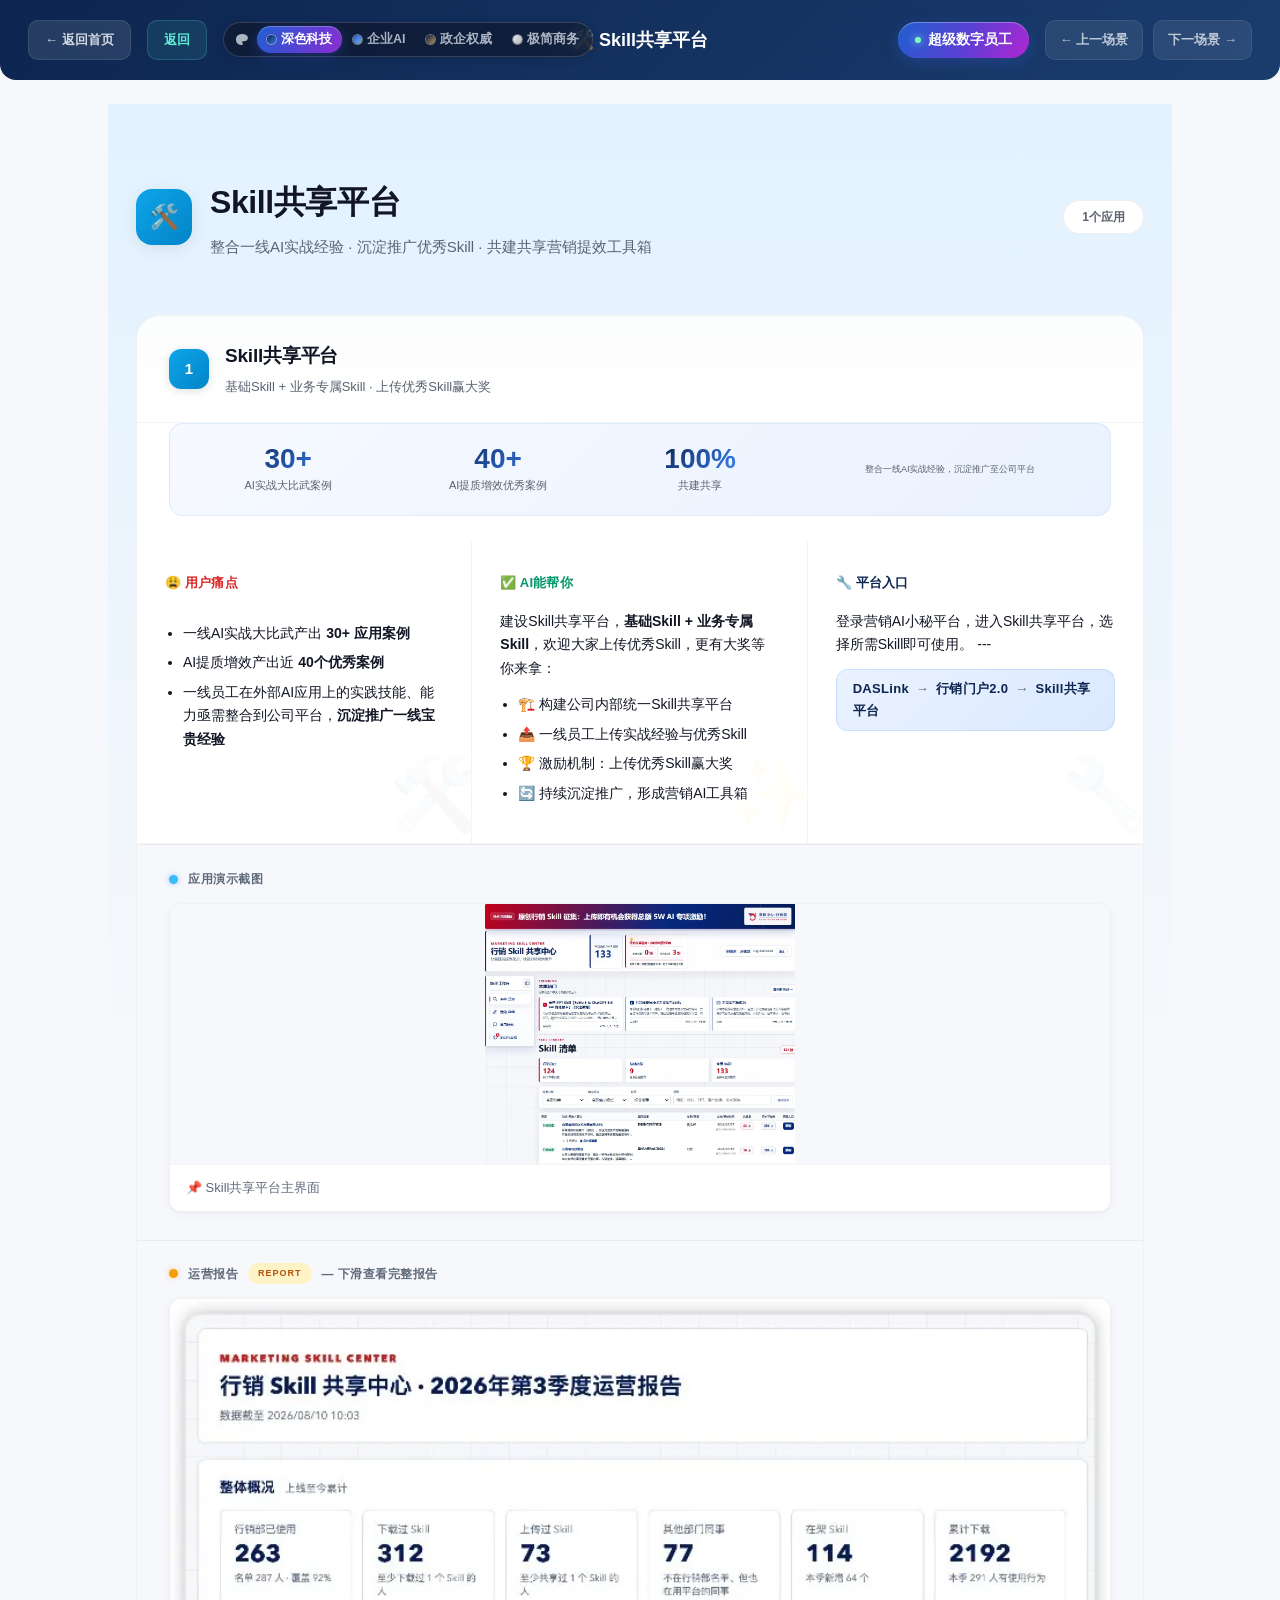
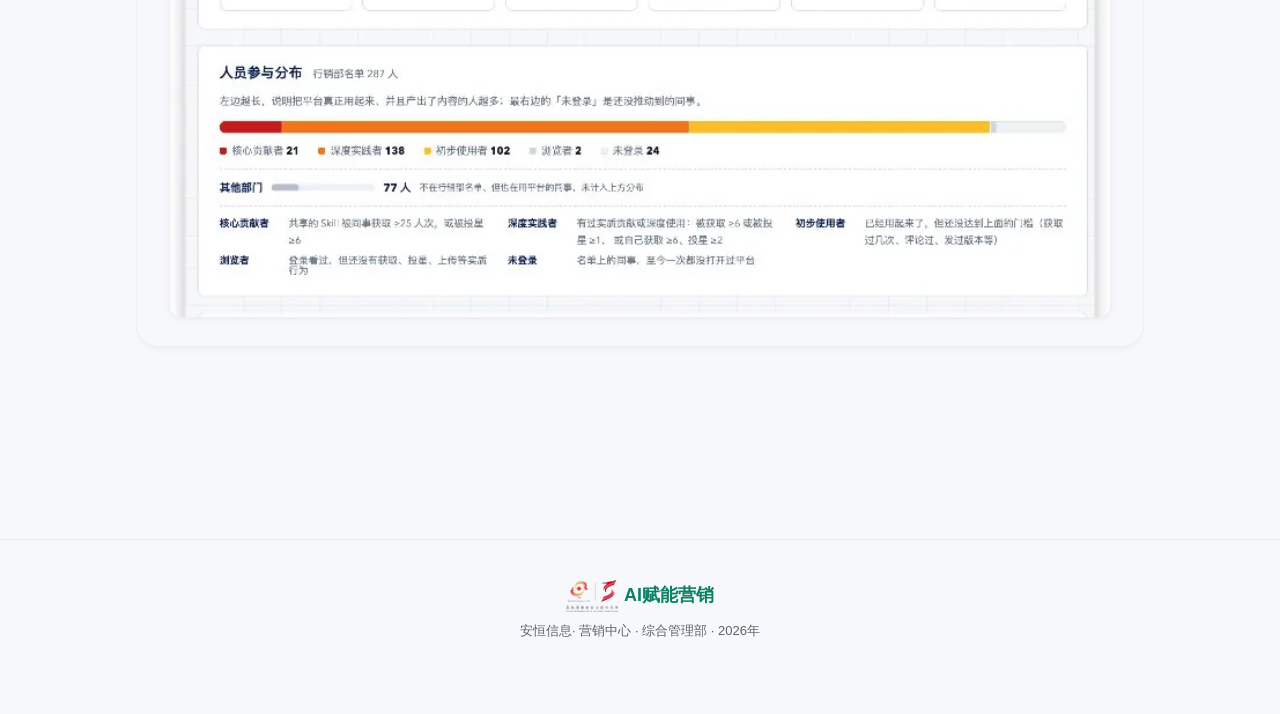
<file: scene-6.html>
<!DOCTYPE html>
<html lang="zh-CN">
<head>
<meta charset="UTF-8">
<meta name="viewport" content="width=device-width,initial-scale=1.0">
<title>Skill共享平台 — AI赋能营销</title>
<link rel="stylesheet" href="ued-theme-a.css" data-ued-th="a" media="all">
<link rel="stylesheet" href="ued-theme-b.css" data-ued-th="b" media="not all">
<link rel="stylesheet" href="ued-theme-c.css" data-ued-th="c" media="not all">
<link rel="stylesheet" href="ued-theme-d.css" data-ued-th="d" media="not all">
<link rel="stylesheet" href="ued-switch.css">
<script id="ued-switch-boot">
(function () {
  var H = document.documentElement;
  var IDS = ['a', 'b', 'c', 'd'];
  function siteOf() {
    /* /ai-marketing-site(-B|-C|-D)/ → a|b|c|d；本地文件/其它路径 → a */
    var m = /(?:^|\/)ai-marketing-site(?:-([BbCcDd]))?\//.exec(location.pathname || '');
    return (m && m[1]) ? m[1].toLowerCase() : 'a';
  }
  var site = siteOf(), pick = null, forced = false;
  try {
    var q = new URLSearchParams(location.search).get('ued');
    if (q && IDS.indexOf(q.toLowerCase()) >= 0) { pick = q.toLowerCase(); forced = true; }
  } catch (e) {}
  if (!pick) {
    try {
      var s = localStorage.getItem('ued-theme@' + site);
      if (s && IDS.indexOf(s) >= 0) pick = s;
    } catch (e) {}
  }
  if (!pick) pick = site;
  window.__ued = { site: site, theme: pick, forced: forced };
  H.setAttribute('data-ued-site', site);
  H.setAttribute('data-ued-theme', pick);
  var ls = document.querySelectorAll('link[data-ued-th]');
  for (var i = 0; i < ls.length; i++) {
    ls[i].media = (ls[i].getAttribute('data-ued-th') === pick) ? 'all' : 'not all';
  }
  window.__uedApply = function (t) {
    if (IDS.indexOf(t) < 0) return;
    H.setAttribute('data-ued-theme', t);
    var n = document.querySelectorAll('link[data-ued-th]');
    for (var i = 0; i < n.length; i++) {
      n[i].media = (n[i].getAttribute('data-ued-th') === t) ? 'all' : 'not all';
    }
    var bs = document.querySelectorAll('.uedsw-b');
    for (var j = 0; j < bs.length; j++) {
      bs[j].setAttribute('aria-pressed', bs[j].getAttribute('data-ued') === t ? 'true' : 'false');
    }
    window.__ued.theme = t;
    try { localStorage.setItem('ued-theme@' + window.__ued.site, t); } catch (e) {}
  };
  document.addEventListener('DOMContentLoaded', function () {
    window.__uedApply(window.__ued.theme);
    var box = document.querySelector('.uedsw');
    if (!box) return;
    box.addEventListener('click', function (ev) {
      var b = ev.target.closest ? ev.target.closest('.uedsw-b') : null;
      if (!b) return;
      ev.preventDefault();
      var t = b.getAttribute('data-ued');
      if (t === window.__ued.theme) return;
      document.documentElement.classList.add('uedsw-anim');
      window.__uedApply(t);
      setTimeout(function () {
        document.documentElement.classList.remove('uedsw-anim');
      }, 340);
    });
  });
})();
</script>
</head>
<body>
<div id="prog"></div>

<div class="scene-detail-nav">
  <a href="index.html" class="back-btn">← 返回首页</a>
  <a href="index.html#landing-scenes" class="back-btn back-to-module">返回</a>
  <div class="nav-title">🛠️ Skill共享平台</div>
  <div class="uedsw" role="group" aria-label="界面风格切换" title="UED 界面风格切换 · 四个风格内容一致，仅视觉不同"><span class="uedsw-lab"><svg class="uedsw-ico" viewBox="0 0 16 16" aria-hidden="true"><path d="M8 1.1a6.9 6.9 0 0 0 0 13.8c.95 0 1.6-.72 1.6-1.5 0-.4-.16-.73-.42-1-.24-.25-.38-.56-.38-.92 0-.76.63-1.37 1.42-1.37h1.05A4.68 4.68 0 0 0 15.9 5.5C15.9 2.98 12.32 1.1 8 1.1Z"/><circle cx="4.85" cy="6.5" r="1.05"/><circle cx="7.6" cy="4.3" r="1.05"/><circle cx="10.85" cy="5.15" r="1.05"/><circle cx="10.95" cy="8.35" r="1.05"/></svg><span class="uedsw-lab-t">界面风格</span></span><span class="uedsw-opts"><button type="button" class="uedsw-b" data-ued="a" title="深色科技风格" aria-pressed="false"><i class="uedsw-d" aria-hidden="true"></i><span>深色科技</span></button><button type="button" class="uedsw-b" data-ued="b" title="企业AI风格" aria-pressed="false"><i class="uedsw-d" aria-hidden="true"></i><span>企业AI</span></button><button type="button" class="uedsw-b" data-ued="c" title="政企权威风格" aria-pressed="false"><i class="uedsw-d" aria-hidden="true"></i><span>政企权威</span></button><button type="button" class="uedsw-b" data-ued="d" title="极简商务风格" aria-pressed="false"><i class="uedsw-d" aria-hidden="true"></i><span>极简商务</span></button></span></div>
  <a class="nav-de-btn" href="digital-employee.html" title="进入 超级数字员工 专页"><span class="nde-dot"></span><span class="nde-txt">超级数字员工</span></a>
  <div class="nav-pager"><a href="scene-5.html" class="pager-btn">← 上一场景</a><a href="scene-7.html" class="pager-btn">下一场景 →</a></div>
</div>
<script>
(function() {
  var params = new URLSearchParams(window.location.search);
  var back = document.querySelector('.back-to-module');
  if (back && params.get('from') === 'ai-arch') {
    back.href = 'index.html#ai-arch';
  }
  if (params.get('from') === "de") {
    var _to = params.get('to') || '';
    var _x = "";
    var _t = "digital-employee.html" + (_to ? ("?" + 'to=' + encodeURIComponent(_to)) : '');
    var _ls = document.querySelectorAll(".back-to-module");
    for (var _i = 0, _a; (_a = _ls[_i]); _i++) _a.setAttribute('href', _t);
    if (_ls[0] && _x) _ls[0].textContent = _x;
  }
})();
</script>

<div class="detail-wrap">
<div class="scene-timeline-item" id="scene-skill">
<div class="bg-skill">
<div class="scene-section">
  <div class="scene-header">
    <div class="scene-header-ico" data-u="43" style="background:linear-gradient(135deg,#0ea5e9,#0284c7);color:#fff;">🛠️</div>
    <div><div class="scene-title">Skill共享平台</div><div class="scene-sub">整合一线AI实战经验 · 沉淀推广优秀Skill · 共建共享营销提效工具箱</div></div>
    <div class="scene-count">1个应用</div>
  </div>
  <div class="scene-body">

  <div class="app-block" id="app-s6-1">
    <div class="app-block-header">
      <div class="app-num-badge" data-u="6" style="background:linear-gradient(135deg,#0ea5e9,#0284c7);">1</div>
      <div><div class="app-title">Skill共享平台</div><div class="app-subtitle">基础Skill + 业务专属Skill · 上传优秀Skill赢大奖</div></div>
      
    </div>
<div class="app-stats-strip"><div class="app-stats-item"><div class="app-stats-num">30+</div><div class="app-stats-label">AI实战大比武案例</div></div><div class="app-stats-item"><div class="app-stats-num">40+</div><div class="app-stats-label">AI提质增效优秀案例</div></div><div class="app-stats-item"><div class="app-stats-num">100%</div><div class="app-stats-label">共建共享</div></div><div class="app-stats-item app-stats-note-inline">整合一线AI实战经验，沉淀推广至公司平台</div></div>

    <div class="app-content">
      <div class="app-col"><div class="app-col-inner"><div class="col-label col-label-pain">😩 用户痛点</div><ul>
          <li>一线AI实战大比武产出 <strong>30+ 应用案例</strong></li>
          <li>AI提质增效产出近 <strong>40个优秀案例</strong></li>
          <li>一线员工在外部AI应用上的实践技能、能力亟需整合到公司平台，<strong>沉淀推广一线宝贵经验</strong></li>
        </ul></div><div class="col-emoji-bg">🛠️</div></div>
      <div class="app-col"><div class="app-col-inner"><div class="col-label col-label-solve">✅ AI能帮你</div><p>建设Skill共享平台，<strong>基础Skill + 业务专属Skill</strong>，欢迎大家上传优秀Skill，更有大奖等你来拿：</p>
        <ul>
          <li>🏗️ 构建公司内部统一Skill共享平台</li>
          <li>📤 一线员工上传实战经验与优秀Skill</li>
          <li>🏆 激励机制：上传优秀Skill赢大奖</li>
          <li>🔄 持续沉淀推广，形成营销AI工具箱</li>
        </ul></div><div class="col-emoji-bg">✨</div></div>
      <div class="app-col"><div class="app-col-inner"><div class="col-label col-label-how">🔧 平台入口</div><p>登录营销AI小秘平台，进入Skill共享平台，选择所需Skill即可使用。
---</p>
        <div class="path-tag"><span>DASLink</span> <span class="arr">→</span> <span>行销门户2.0</span> <span class="arr">→</span> <span>Skill共享平台</span></div></div><div class="col-emoji-bg">🔧</div></div>
    </div>
    <div class="app-video-panel">
      <div class="app-video-label"><span class="vdot" data-u="24" style="background:#38bdf8;"></span>应用演示截图</div>
      <div class="img-gallery col1"><figure class=""><img src="media/skill_main.webp" alt="" loading="lazy" decoding="async" width="1031" height="863"><figcaption>📌 Skill共享平台主界面</figcaption></figure></div>
    </div>
        <div class="report-preview">
      <div class="report-preview-label"><span class="pdot"></span>运营报告 <span class="pbeta">REPORT</span> — 下滑查看完整报告</div>
      <div class="report-preview-frame"><img src="media/skill_report.webp" alt="运营报告" loading="lazy" decoding="async" width="813" height="1920"></div>
    </div>
      </div>
  </div>
</div>
</div>
</div>
</div>

<footer data-u="10" style="border-top:1px solid rgba(0,0,0,.05);">
  <div class="ft-logo"><img src="media/image2.png" alt="安恒信息" style="height:32px;vertical-align:middle;margin-right:6px;" fetchpriority="high" decoding="async" width="445" height="273">AI赋能营销</div>
  <p>安恒信息· 营销中心 · 综合管理部 · 2026年</p>
</footer>

<script>
window.addEventListener('scroll',()=>{const h=document.documentElement.scrollHeight-window.innerHeight;document.getElementById('prog').style.width=(h>0?window.scrollY/h*100:0)+'%'});
function gotoScene(id){const el=document.getElementById(id);if(!el)return;const top=el.getBoundingClientRect().top+window.scrollY-118;window.scrollTo({top,behavior:'smooth'})}
// 场景导航按钮 — 用 addEventListener 避免 CSP 拦截 onclick
document.querySelectorAll('.scene-nav-btn').forEach(function(btn){
  btn.addEventListener('click',function(){var sid=this.getAttribute('data-scene');if(sid) gotoScene(sid);});
});
// 场景折叠/展开 — 点击标题旁 ▼ 按钮收起内容
document.querySelectorAll('.scene-toggle').forEach(function(btn){
  btn.addEventListener('click',function(){
    var targetId=this.getAttribute('data-target');
    var body=document.getElementById(targetId);
    if(!body) return;
    var isCollapsed=body.classList.toggle('collapsed');
    this.classList.toggle('collapsed',isCollapsed);
  });
});
const navLinks=document.querySelectorAll('.nav-tabs a');
const sceneButtons=document.querySelectorAll('.scene-nav-btn');
const scenes=[{id:'scene-opp',navIdx:0},{id:'scene-visit',navIdx:1},{id:'scene-proj',navIdx:2},{id:'scene-bid',navIdx:3},{id:'scene-channel',navIdx:4},{id:'scene-skill',navIdx:5},{id:'scene-knowledge',navIdx:6}];
const io=new IntersectionObserver(entries=>{entries.forEach(e=>{if(e.isIntersecting){const idx=scenes.findIndex(s=>s.id===e.target.id);if(idx===-1)return;navLinks.forEach(a=>a.classList.remove('active'));sceneButtons.forEach(b=>b.classList.remove('active'));if(navLinks[idx])navLinks[idx].classList.add('active');if(sceneButtons[idx])sceneButtons[idx].classList.add('active')}})},{threshold:0.25});
scenes.forEach(s=>{const el=document.getElementById(s.id);if(el)io.observe(el)});

// 视频懒加载 + 进度指示 + 移动端友好
function loadVideo(wrapper){
  if(wrapper.dataset.loading==='1') return;
  var vid=wrapper.querySelector('video'),src=wrapper.getAttribute('data-video-src');
  if(!vid||!src) return;
  wrapper.dataset.loading='1';
  wrapper.classList.add('loading');
  wrapper.classList.remove('error');
  vid.innerHTML='<source src="'+src+'" type="video/mp4">';
  vid.load();
  vid.addEventListener('canplay',function(){
    wrapper.classList.remove('loading');
    wrapper.classList.add('playing');
    // 不自动播放，等待用户点击
  },{once:true});
  vid.addEventListener('error',function(){
    wrapper.classList.remove('loading');wrapper.classList.add('error');
    wrapper.dataset.loading='0';
  },{once:true});
}
// 进入视口附近时触发加载
var videoObs=new IntersectionObserver(function(entries){
  entries.forEach(function(e){ if(e.isIntersecting) loadVideo(e.target); });
},{rootMargin:'400px'});
document.querySelectorAll('.video-wrapper').forEach(function(w){videoObs.observe(w);});
// 点击占位区域触发加载 + 播放（pointerdown 同时覆盖 mouse + touch，无 300ms 延迟）
document.addEventListener('pointerdown',function(e){
  var ph=e.target.closest('.video-placeholder');
  if(!ph) return;
  var w=ph.closest('.video-wrapper');
  if(!w||w.dataset.loading==='1') return;
  if(e.target.classList.contains('vp-retry')){ loadVideo(w); return; }
  loadVideo(w);
  // 利用用户手势立即尝试播放（如果已缓存则直接播，否则 canplay 后再播）
  var vid=w.querySelector('video');
  if(vid) vid.play().catch(function(){});
});
const cards=document.querySelectorAll('.app-block');
const cardIO=new IntersectionObserver(entries=>{entries.forEach(e=>{if(e.isIntersecting){e.target.style.opacity='1';e.target.style.transform='translateY(0)'}})},{threshold:0.06});
cards.forEach(c=>{c.style.opacity='0';c.style.transform='translateY(24px)';c.style.transition='opacity .45s ease,transform .45s ease,box-shadow .25s';cardIO.observe(c)});
// 点赞评论模块 — MantleDB云端共享存储，所有人可见可累加
var FB_URL='https://mantledb.sh/v2/ah-mkt-feedback/data';
var FB_LIKE_URL='https://mantledb.sh/v2/increment/ah-mkt-feedback/data';
var fbLikedKey='fb-liked-'+new Date().toISOString().slice(0,10);
var fbLiked=localStorage.getItem(fbLikedKey)==='1';
var fbLikes=0,fbComments=[];

function fbGet(){
  return fetch(FB_URL).then(function(r){return r.json();}).then(function(d){
    // 兜底：如果MantleDB数据为空，尝试从localStorage恢复
    if((!d.likes&&!d.comments)||(d.likes===0&&(!d.comments||d.comments.length===0))){
      var backup=localStorage.getItem('fb-backup');
      if(backup){try{var b=JSON.parse(backup);if(b.likes||(b.comments&&b.comments.length)){return b;}}catch(e){}}
    }
    return d;
  });
}
function fbPut(data){
  return fetch(FB_URL,{method:'POST',headers:{'Content-Type':'application/json'},body:JSON.stringify(data)}).then(function(r){return r.json();});
}
function fbIncrement(key,by){
  return fetch(FB_LIKE_URL,{method:'POST',headers:{'Content-Type':'application/json'},body:JSON.stringify({key:key,by:by})}).then(function(r){return r.json();});
}

// 检测用户是否正在输入（避免同步时重绘DOM导致滚动/焦点丢失）
var fbTyping=false;
document.addEventListener('focusin',function(e){
  if(e.target.closest('#fb-name')||e.target.closest('#fb-text')||e.target.closest('.fb-reply-area textarea')) fbTyping=true;
});
document.addEventListener('focusout',function(e){
  if(e.target.closest('#fb-name')||e.target.closest('#fb-text')||e.target.closest('.fb-reply-area textarea')){
    setTimeout(function(){ fbTyping=false; },200);
  }
});

function syncFromCloud(){
  fbGet().then(function(d){
    fbLikes=d.likes||0; fbComments=d.comments||[];
    if(!fbTyping) renderFeedback();
    // 成功后写入localStorage备份
    try{localStorage.setItem('fb-backup',JSON.stringify({likes:fbLikes,comments:fbComments}));}catch(e){}
  }).catch(function(){});
}

function renderFeedback(){
  var lc=document.getElementById('fb-like-count'); if(!lc) return;
  lc.textContent=fbLikes+' 人觉得很赞';
  document.getElementById('fb-cmt-count').textContent=fbComments.length;
  var btn=document.getElementById('fb-like-btn');
  if(btn){ if(fbLiked) btn.classList.add('liked'); else btn.classList.remove('liked'); }
  var list=document.getElementById('fb-comment-list');
  if(!list) return;
  if(!fbComments.length){ list.innerHTML='<div class="fb-empty">暂无评论，来坐沙发吧 ☕</div>'; return; }
  list.innerHTML=fbComments.slice().reverse().map(function(c){
    var t=new Date(c.time),ts=t.getFullYear()+'-'+String(t.getMonth()+1).padStart(2,'0')+'-'+String(t.getDate()).padStart(2,'0')+' '+String(t.getHours()).padStart(2,'0')+':'+String(t.getMinutes()).padStart(2,'0');
    var rs=(c.replies||[]).map(function(r){var rt=new Date(r.time),rts=rt.getFullYear()+'-'+String(rt.getMonth()+1).padStart(2,'0')+'-'+String(rt.getDate()).padStart(2,'0')+' '+String(rt.getHours()).padStart(2,'0')+':'+String(rt.getMinutes()).padStart(2,'0');return '<div class="fb-reply-item"><strong>'+esc(r.name)+'</strong><span>'+rts+'</span>：'+esc(r.text)+'</div>';}).join('');
    return '<div class="fb-comment-item" data-cid="'+c.id+'"><div class="fb-comment-meta"><strong>'+esc(c.name)+'</strong><span>'+ts+'<button class="fb-reply-btn" data-cid="'+c.id+'" title="回复">💬 回复</button><button class="fb-comment-del" data-cid="'+c.id+'" title="删除">✕</button></span></div><div class="fb-comment-text">'+esc(c.text)+'</div>'+rs+'<div class="fb-reply-area" id="reply-area-'+c.id+'"><textarea id="reply-text-'+c.id+'" placeholder="写下回复…" rows="2" maxlength="200"></textarea><button data-cid="'+c.id+'" class="fb-reply-submit">回复</button></div></div>';
  }).join('');
}
function esc(s){var d=document.createElement('div');d.textContent=s;return d.innerHTML}

// 点赞按钮 — 原子递增，并发安全
var _fbLikeBtn=document.getElementById('fb-like-btn');
if(_fbLikeBtn) _fbLikeBtn.addEventListener('click',function(){
  if(fbLiked) return;
  fbLiked=true; fbLikes++;
  localStorage.setItem(fbLikedKey,'1');
  renderFeedback();
  fbIncrement('likes',1).then(function(d){
    if(d&&d.likes!==undefined) fbLikes=d.likes;
    renderFeedback();
    try{localStorage.setItem('fb-backup',JSON.stringify({likes:fbLikes,comments:fbComments}));}catch(e){}
  }).catch(function(){ syncFromCloud(); });
});

// 初始加载 + 15秒定时同步（仅在反馈模块存在时）
if(document.getElementById('fb-like-btn')){ syncFromCloud(); setInterval(syncFromCloud,15000); }

function submitComment(){
  var nameEl=document.getElementById('fb-name'),textEl=document.getElementById('fb-text');
  var name=nameEl.value.trim(),text=textEl.value.trim();
  if(!name||!text){alert('请填写昵称和评论内容');return}
  if(name.length>20||text.length>500){alert('昵称或内容超出限制');return}
  var c={id:'c_'+Date.now()+'_'+Math.random().toString(36).slice(2,6),name:name,text:text,time:new Date().toISOString(),replies:[]};
  // 乐观更新 + 云端同步 + localStorage备份
  fbComments.push(c); renderFeedback();
  nameEl.value=''; textEl.value=''; fbTyping=false;
  var data={likes:fbLikes,comments:fbComments};
  fbPut(data).then(function(){
    try{localStorage.setItem('fb-backup',JSON.stringify({likes:fbLikes,comments:fbComments}));}catch(e){}
  }).catch(function(){ syncFromCloud(); });
}
var _fbSubmitBtn=document.getElementById('fb-submit-btn');
if(_fbSubmitBtn) _fbSubmitBtn.addEventListener('click',submitComment);

function delComment(id){
  if(!confirm('确定删除这条评论吗？')) return;
  fbComments=fbComments.filter(function(c){return c.id!==id});
  renderFeedback();
  var data={likes:fbLikes,comments:fbComments};
  fbPut(data).then(function(){
    try{localStorage.setItem('fb-backup',JSON.stringify({likes:fbLikes,comments:fbComments}));}catch(e){}
  }).catch(function(){ syncFromCloud(); });
}

// 评论列表事件代理
var _fbCmtList=document.getElementById('fb-comment-list');
if(_fbCmtList) _fbCmtList.addEventListener('click',function(e){
  var delBtn=e.target.closest('.fb-comment-del');
  if(delBtn){ var cid=delBtn.getAttribute('data-cid'); if(cid) delComment(cid); return; }
  var replyBtn=e.target.closest('.fb-reply-btn');
  if(replyBtn){ var cid=replyBtn.getAttribute('data-cid'); if(cid) toggleReply(cid); return; }
  var replySubmit=e.target.closest('.fb-reply-submit');
  if(replySubmit){ var cid=replySubmit.getAttribute('data-cid'); if(cid) submitReply(cid); return; }
});

function toggleReply(cid){
  var area=document.getElementById('reply-area-'+cid);
  if(!area) return;
  area.classList.toggle('show');
  if(area.classList.contains('show')){ var ta=document.getElementById('reply-text-'+cid); if(ta) setTimeout(function(){ta.focus()},100); }
}
function submitReply(cid){
  var ta=document.getElementById('reply-text-'+cid);
  if(!ta) return;
  var text=ta.value.trim();
  if(!text){alert('请输入回复内容');return}
  if(text.length>200){alert('回复不能超过200字');return}
  var cmt=fbComments.find(function(c){return c.id===cid});
  if(!cmt) return;
  if(!cmt.replies) cmt.replies=[];
  var r={id:'r_'+Date.now()+'_'+Math.random().toString(36).slice(2,6),name:'网友',text:text,time:new Date().toISOString()};
  cmt.replies.push(r); renderFeedback(); fbTyping=false;
  var data={likes:fbLikes,comments:fbComments};
  fbPut(data).then(function(){
    try{localStorage.setItem('fb-backup',JSON.stringify({likes:fbLikes,comments:fbComments}));}catch(e){}
  }).catch(function(){ syncFromCloud();   });
}
// ---- 图片点击放大 Lightbox ----
(function(){
  var overlay=document.createElement('div');
  overlay.className='lightbox-overlay';
  overlay.innerHTML='<button class="lb-close" type="button">&times;</button><img alt=""><div class="lb-caption"></div>';
  document.body.appendChild(overlay);
  var lbImg=overlay.querySelector('img');
  var lbCap=overlay.querySelector('.lb-caption');
  var lbClose=overlay.querySelector('.lb-close');
  function open(src,cap){
    lbImg.src=src; lbCap.textContent=cap||'';
    overlay.classList.add('active');
    document.body.style.overflow='hidden';
  }
  function close(){
    overlay.classList.remove('active');
    document.body.style.overflow='';
    lbImg.src='';
  }
  overlay.addEventListener('click',function(e){ if(e.target===overlay||e.target===lbClose) close(); });
  document.addEventListener('keydown',function(e){ if(e.key==='Escape') close(); });
  document.addEventListener('click',function(e){
    var fig=e.target.closest('.img-gallery figure');
    if(!fig) return;
    var img=fig.querySelector('img');
    if(!img) return;
    var cap=fig.querySelector('figcaption');
    open(img.src, cap?cap.textContent:'');
  });
})();
</script>
<script id="__perf_reg">
(function () {
  if (!('serviceWorker' in navigator)) return;
  if (location.protocol === 'file:') return;
  var started = false, reg = null;
  var THEMES = ['a', 'b', 'c', 'd'];
  function idle(fn) { if ('requestIdleCallback' in window) requestIdleCallback(fn, { timeout: 4000 }); else setTimeout(fn, 2000); }
  function afterLoad(fn) {
    if (document.readyState === 'complete') fn();
    else window.addEventListener('load', fn);
  }
  function slowNet() {
    try {
      var c = navigator.connection || navigator.mozConnection || {};
      if (c.saveData) return true;
      var t = (c.effectiveType || '').toLowerCase();
      return t === 'slow-2g' || t === '2g' || t === '3g';
    } catch (e) { return false; }
  }
  function target() {
    return navigator.serviceWorker.controller || (reg && (reg.active || reg.waiting)) || null;
  }
  function send(t, type, urls) {
    if (!t || !t.postMessage) return;
    try { t.postMessage(urls && urls.length ? { type: type, urls: urls } : { type: type }); } catch (e) {}
  }
  /* 本页用到的皮肤 CSS × 4 套皮肤。href 形如 ued-theme-a.css / ued-page-de-a.css，
     展开成 a/b/c/d 四个文件名。首页本来就没有 ued-page-de-*.css 的 <link>，
     于是不会去下那 4 个文件 —— 省 116 KB（比让 SW 按站点级清单一刀切更省）。 */
  function cssList() {
    var out = [], seen = {}, ls = document.querySelectorAll('link[data-ued-th]'), i, j, m, u;
    for (i = 0; i < ls.length; i++) {
      var href = ls[i].getAttribute('href') || '';
      m = /^(.*-)([abcd])(\.css)$/.exec(href);
      if (!m) {
        if (/\.css$/.test(href) && !seen[href]) { seen[href] = 1; out.push('./' + href); }
        continue;
      }
      for (j = 0; j < THEMES.length; j++) {
        u = './' + m[1] + THEMES[j] + m[3];
        if (!seen[u]) { seen[u] = 1; out.push(u); }
      }
    }
    if (!out.length) {
      for (i = 0; i < THEMES.length; i++) out.push('./ued-theme-' + THEMES[i] + '.css');
    }
    return out;
  }
  /* 首屏（含首屏图片）全部下完之后，才开始补齐后台资源。
     慢链路上 load 会很晚才触发 —— 这个「晚」正是我们要的：首屏独占带宽。
     旧版是注册完就预热 19 个文件（286 KB）+ 8 张图（234 KB），首访直接被拖垮。 */
  function start() {
    if (started) return;
    afterLoad(function () {
      idle(function () {
        var t = target();
        if (!t) return;                 /* 首访还没 controller，等 controllerchange 再触发 */
        started = true;
        send(t, 'warm-css', cssList()); /* 4 套皮肤 CSS：切换风格要用，任何网络都补 */
        if (slowNet()) return;          /* 慢网 / 省流量：其余可选内容一律不下 */
        setTimeout(function () { send(target(), 'warm-pages'); }, 8000);
        setTimeout(function () { send(target(), 'warm-img'); }, 20000);
      });
    });
  }
  navigator.serviceWorker.addEventListener('controllerchange', start);
  navigator.serviceWorker.register('sw.js', { scope: './' }).then(function (r) {
    reg = r; start();
  }).catch(function () {});
  navigator.serviceWorker.addEventListener('message', function (e) {
    var d = e.data || {};
    if (d.type !== 'updated') return;
    try {
      if (sessionStorage.getItem('__ams_v') === d.v) return;
      sessionStorage.setItem('__ams_v', d.v);
    } catch (err) { return; }
    location.reload();
  });
})();
</script>
</body>
</html>
</file>
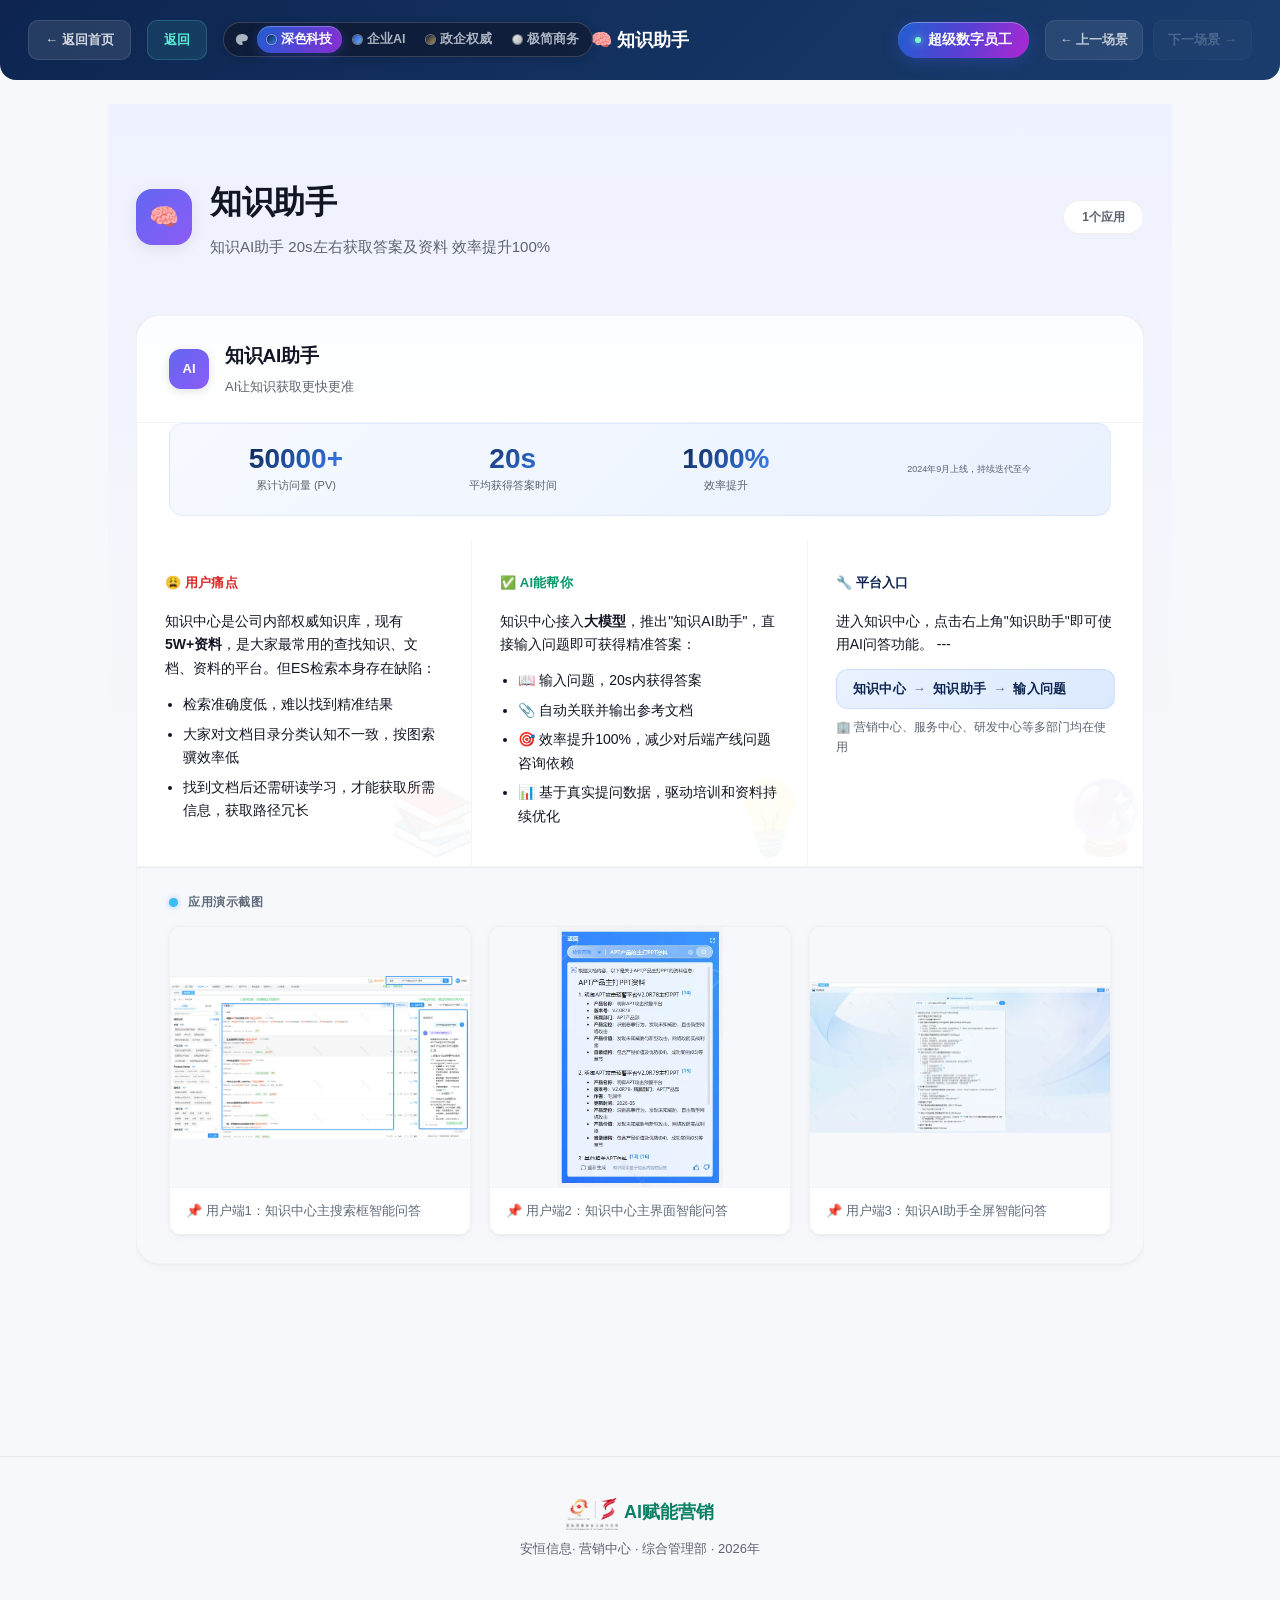
<file: scene-7.html>
<!DOCTYPE html>
<html lang="zh-CN">
<head>
<meta charset="UTF-8">
<meta name="viewport" content="width=device-width,initial-scale=1.0">
<title>知识助手 — AI赋能营销</title>
<link rel="stylesheet" href="ued-theme-a.css" data-ued-th="a" media="all">
<link rel="stylesheet" href="ued-theme-b.css" data-ued-th="b" media="not all">
<link rel="stylesheet" href="ued-theme-c.css" data-ued-th="c" media="not all">
<link rel="stylesheet" href="ued-theme-d.css" data-ued-th="d" media="not all">
<link rel="stylesheet" href="ued-switch.css">
<script id="ued-switch-boot">
(function () {
  var H = document.documentElement;
  var IDS = ['a', 'b', 'c', 'd'];
  function siteOf() {
    /* /ai-marketing-site(-B|-C|-D)/ → a|b|c|d；本地文件/其它路径 → a */
    var m = /(?:^|\/)ai-marketing-site(?:-([BbCcDd]))?\//.exec(location.pathname || '');
    return (m && m[1]) ? m[1].toLowerCase() : 'a';
  }
  var site = siteOf(), pick = null, forced = false;
  try {
    var q = new URLSearchParams(location.search).get('ued');
    if (q && IDS.indexOf(q.toLowerCase()) >= 0) { pick = q.toLowerCase(); forced = true; }
  } catch (e) {}
  if (!pick) {
    try {
      var s = localStorage.getItem('ued-theme@' + site);
      if (s && IDS.indexOf(s) >= 0) pick = s;
    } catch (e) {}
  }
  if (!pick) pick = site;
  window.__ued = { site: site, theme: pick, forced: forced };
  H.setAttribute('data-ued-site', site);
  H.setAttribute('data-ued-theme', pick);
  var ls = document.querySelectorAll('link[data-ued-th]');
  for (var i = 0; i < ls.length; i++) {
    ls[i].media = (ls[i].getAttribute('data-ued-th') === pick) ? 'all' : 'not all';
  }
  window.__uedApply = function (t) {
    if (IDS.indexOf(t) < 0) return;
    H.setAttribute('data-ued-theme', t);
    var n = document.querySelectorAll('link[data-ued-th]');
    for (var i = 0; i < n.length; i++) {
      n[i].media = (n[i].getAttribute('data-ued-th') === t) ? 'all' : 'not all';
    }
    var bs = document.querySelectorAll('.uedsw-b');
    for (var j = 0; j < bs.length; j++) {
      bs[j].setAttribute('aria-pressed', bs[j].getAttribute('data-ued') === t ? 'true' : 'false');
    }
    window.__ued.theme = t;
    try { localStorage.setItem('ued-theme@' + window.__ued.site, t); } catch (e) {}
  };
  document.addEventListener('DOMContentLoaded', function () {
    window.__uedApply(window.__ued.theme);
    var box = document.querySelector('.uedsw');
    if (!box) return;
    box.addEventListener('click', function (ev) {
      var b = ev.target.closest ? ev.target.closest('.uedsw-b') : null;
      if (!b) return;
      ev.preventDefault();
      var t = b.getAttribute('data-ued');
      if (t === window.__ued.theme) return;
      document.documentElement.classList.add('uedsw-anim');
      window.__uedApply(t);
      setTimeout(function () {
        document.documentElement.classList.remove('uedsw-anim');
      }, 340);
    });
  });
})();
</script>
</head>
<body>
<div id="prog"></div>

<div class="scene-detail-nav">
  <a href="index.html" class="back-btn">← 返回首页</a>
  <a href="index.html#landing-scenes" class="back-btn back-to-module">返回</a>
  <div class="nav-title">🧠 知识助手</div>
  <div class="uedsw" role="group" aria-label="界面风格切换" title="UED 界面风格切换 · 四个风格内容一致，仅视觉不同"><span class="uedsw-lab"><svg class="uedsw-ico" viewBox="0 0 16 16" aria-hidden="true"><path d="M8 1.1a6.9 6.9 0 0 0 0 13.8c.95 0 1.6-.72 1.6-1.5 0-.4-.16-.73-.42-1-.24-.25-.38-.56-.38-.92 0-.76.63-1.37 1.42-1.37h1.05A4.68 4.68 0 0 0 15.9 5.5C15.9 2.98 12.32 1.1 8 1.1Z"/><circle cx="4.85" cy="6.5" r="1.05"/><circle cx="7.6" cy="4.3" r="1.05"/><circle cx="10.85" cy="5.15" r="1.05"/><circle cx="10.95" cy="8.35" r="1.05"/></svg><span class="uedsw-lab-t">界面风格</span></span><span class="uedsw-opts"><button type="button" class="uedsw-b" data-ued="a" title="深色科技风格" aria-pressed="false"><i class="uedsw-d" aria-hidden="true"></i><span>深色科技</span></button><button type="button" class="uedsw-b" data-ued="b" title="企业AI风格" aria-pressed="false"><i class="uedsw-d" aria-hidden="true"></i><span>企业AI</span></button><button type="button" class="uedsw-b" data-ued="c" title="政企权威风格" aria-pressed="false"><i class="uedsw-d" aria-hidden="true"></i><span>政企权威</span></button><button type="button" class="uedsw-b" data-ued="d" title="极简商务风格" aria-pressed="false"><i class="uedsw-d" aria-hidden="true"></i><span>极简商务</span></button></span></div>
  <a class="nav-de-btn" href="digital-employee.html" title="进入 超级数字员工 专页"><span class="nde-dot"></span><span class="nde-txt">超级数字员工</span></a>
  <div class="nav-pager"><a href="scene-6.html" class="pager-btn">← 上一场景</a><span class="pager-btn disabled">下一场景 →</span></div>
</div>
<script>
(function() {
  var params = new URLSearchParams(window.location.search);
  var back = document.querySelector('.back-to-module');
  if (back && params.get('from') === 'ai-arch') {
    back.href = 'index.html#ai-arch';
  }
  if (params.get('from') === "de") {
    var _to = params.get('to') || '';
    var _x = "";
    var _t = "digital-employee.html" + (_to ? ("?" + 'to=' + encodeURIComponent(_to)) : '');
    var _ls = document.querySelectorAll(".back-to-module");
    for (var _i = 0, _a; (_a = _ls[_i]); _i++) _a.setAttribute('href', _t);
    if (_ls[0] && _x) _ls[0].textContent = _x;
  }
})();
</script>

<div class="detail-wrap">
<div class="scene-timeline-item" id="scene-knowledge">
<div class="bg-knowledge">
<div class="scene-section">
  <div class="scene-header">
    <div class="scene-header-ico" data-u="44" style="background:linear-gradient(135deg,#6366f1,#8b5cf6);color:#fff;">🧠</div>
    <div><div class="scene-title">知识助手</div><div class="scene-sub">知识AI助手  20s左右获取答案及资料 效率提升100%</div></div>
    <div class="scene-count">1个应用</div>
  </div>
  <div class="scene-body">

  <div class="app-block" id="app-s7-1">
    <div class="app-block-header">
      <div class="app-num-badge" data-u="45" style="background:linear-gradient(135deg,#6366f1,#8b5cf6);font-size:13px;">AI</div>
      <div><div class="app-title">知识AI助手</div><div class="app-subtitle">AI让知识获取更快更准</div></div>
      
    </div>
<div class="app-stats-strip"><div class="app-stats-item"><div class="app-stats-num">50000+</div><div class="app-stats-label">累计访问量 (PV)</div></div><div class="app-stats-item"><div class="app-stats-num">20s</div><div class="app-stats-label">平均获得答案时间</div></div><div class="app-stats-item"><div class="app-stats-num">1000%</div><div class="app-stats-label">效率提升</div></div><div class="app-stats-item app-stats-note-inline">2024年9月上线，持续迭代至今</div></div>

    <div class="app-content">
      <div class="app-col"><div class="app-col-inner"><div class="col-label col-label-pain">😩 用户痛点</div><p>知识中心是公司内部权威知识库，现有<strong>5W+资料</strong>，是大家最常用的查找知识、文档、资料的平台。但ES检索本身存在缺陷：</p>
        <ul>
          <li>检索准确度低，难以找到精准结果</li>
          <li>大家对文档目录分类认知不一致，按图索骥效率低</li>
          <li>找到文档后还需研读学习，才能获取所需信息，获取路径冗长</li>
        </ul></div><div class="col-emoji-bg">📚</div></div>
      <div class="app-col"><div class="app-col-inner"><div class="col-label col-label-solve">✅ AI能帮你</div><p>知识中心接入<strong>大模型</strong>，推出"知识AI助手"，直接输入问题即可获得精准答案：</p>
        <ul>
          <li>📖 输入问题，20s内获得答案</li>
          <li>📎 自动关联并输出参考文档</li>
          <li>🎯 效率提升100%，减少对后端产线问题咨询依赖</li>
          <li>📊 基于真实提问数据，驱动培训和资料持续优化</li>
        </ul></div><div class="col-emoji-bg">💡</div></div>
      <div class="app-col"><div class="app-col-inner"><div class="col-label col-label-how">🔧 平台入口</div><p>进入知识中心，点击右上角"知识助手"即可使用AI问答功能。
---</p>
        <div class="path-tag"><span>知识中心</span> <span class="arr">→</span> <span>知识助手</span> <span class="arr">→</span> <span>输入问题</span></div>
        <p style="font-size:12px;color:var(--muted);margin-top:8px;">🏢 营销中心、服务中心、研发中心等多部门均在使用</p></div><div class="col-emoji-bg">🔮</div></div>
    </div>
    <div class="app-video-panel">
      <div class="app-video-label"><span class="vdot" data-u="24" style="background:#38bdf8;"></span>应用演示截图</div>
      <div class="img-gallery "><figure class=""><img src="media/zs_screen1.webp" alt="" loading="lazy" decoding="async" width="825" height="447"><figcaption>📌 用户端1：知识中心主搜索框智能问答</figcaption></figure>
<figure class=""><img src="media/zs_screen2.webp" alt="" loading="lazy" decoding="async" width="288" height="449"><figcaption>📌 用户端2：知识中心主界面智能问答</figcaption></figure>
<figure class=""><img src="media/zs_screen3.webp" alt="" loading="lazy" decoding="async" width="1200" height="605"><figcaption>📌 用户端3：知识AI助手全屏智能问答</figcaption></figure></div>
    </div>
    
      </div>
  </div>
</div>
</div>
</div>
</div>

<footer data-u="10" style="border-top:1px solid rgba(0,0,0,.05);">
  <div class="ft-logo"><img src="media/image2.png" alt="安恒信息" style="height:32px;vertical-align:middle;margin-right:6px;" fetchpriority="high" decoding="async" width="445" height="273">AI赋能营销</div>
  <p>安恒信息· 营销中心 · 综合管理部 · 2026年</p>
</footer>

<script>
window.addEventListener('scroll',()=>{const h=document.documentElement.scrollHeight-window.innerHeight;document.getElementById('prog').style.width=(h>0?window.scrollY/h*100:0)+'%'});
function gotoScene(id){const el=document.getElementById(id);if(!el)return;const top=el.getBoundingClientRect().top+window.scrollY-118;window.scrollTo({top,behavior:'smooth'})}
// 场景导航按钮 — 用 addEventListener 避免 CSP 拦截 onclick
document.querySelectorAll('.scene-nav-btn').forEach(function(btn){
  btn.addEventListener('click',function(){var sid=this.getAttribute('data-scene');if(sid) gotoScene(sid);});
});
// 场景折叠/展开 — 点击标题旁 ▼ 按钮收起内容
document.querySelectorAll('.scene-toggle').forEach(function(btn){
  btn.addEventListener('click',function(){
    var targetId=this.getAttribute('data-target');
    var body=document.getElementById(targetId);
    if(!body) return;
    var isCollapsed=body.classList.toggle('collapsed');
    this.classList.toggle('collapsed',isCollapsed);
  });
});
const navLinks=document.querySelectorAll('.nav-tabs a');
const sceneButtons=document.querySelectorAll('.scene-nav-btn');
const scenes=[{id:'scene-opp',navIdx:0},{id:'scene-visit',navIdx:1},{id:'scene-proj',navIdx:2},{id:'scene-bid',navIdx:3},{id:'scene-channel',navIdx:4},{id:'scene-skill',navIdx:5},{id:'scene-knowledge',navIdx:6}];
const io=new IntersectionObserver(entries=>{entries.forEach(e=>{if(e.isIntersecting){const idx=scenes.findIndex(s=>s.id===e.target.id);if(idx===-1)return;navLinks.forEach(a=>a.classList.remove('active'));sceneButtons.forEach(b=>b.classList.remove('active'));if(navLinks[idx])navLinks[idx].classList.add('active');if(sceneButtons[idx])sceneButtons[idx].classList.add('active')}})},{threshold:0.25});
scenes.forEach(s=>{const el=document.getElementById(s.id);if(el)io.observe(el)});

// 视频懒加载 + 进度指示 + 移动端友好
function loadVideo(wrapper){
  if(wrapper.dataset.loading==='1') return;
  var vid=wrapper.querySelector('video'),src=wrapper.getAttribute('data-video-src');
  if(!vid||!src) return;
  wrapper.dataset.loading='1';
  wrapper.classList.add('loading');
  wrapper.classList.remove('error');
  vid.innerHTML='<source src="'+src+'" type="video/mp4">';
  vid.load();
  vid.addEventListener('canplay',function(){
    wrapper.classList.remove('loading');
    wrapper.classList.add('playing');
    // 不自动播放，等待用户点击
  },{once:true});
  vid.addEventListener('error',function(){
    wrapper.classList.remove('loading');wrapper.classList.add('error');
    wrapper.dataset.loading='0';
  },{once:true});
}
// 进入视口附近时触发加载
var videoObs=new IntersectionObserver(function(entries){
  entries.forEach(function(e){ if(e.isIntersecting) loadVideo(e.target); });
},{rootMargin:'400px'});
document.querySelectorAll('.video-wrapper').forEach(function(w){videoObs.observe(w);});
// 点击占位区域触发加载 + 播放（pointerdown 同时覆盖 mouse + touch，无 300ms 延迟）
document.addEventListener('pointerdown',function(e){
  var ph=e.target.closest('.video-placeholder');
  if(!ph) return;
  var w=ph.closest('.video-wrapper');
  if(!w||w.dataset.loading==='1') return;
  if(e.target.classList.contains('vp-retry')){ loadVideo(w); return; }
  loadVideo(w);
  // 利用用户手势立即尝试播放（如果已缓存则直接播，否则 canplay 后再播）
  var vid=w.querySelector('video');
  if(vid) vid.play().catch(function(){});
});
const cards=document.querySelectorAll('.app-block');
const cardIO=new IntersectionObserver(entries=>{entries.forEach(e=>{if(e.isIntersecting){e.target.style.opacity='1';e.target.style.transform='translateY(0)'}})},{threshold:0.06});
cards.forEach(c=>{c.style.opacity='0';c.style.transform='translateY(24px)';c.style.transition='opacity .45s ease,transform .45s ease,box-shadow .25s';cardIO.observe(c)});
// 点赞评论模块 — MantleDB云端共享存储，所有人可见可累加
var FB_URL='https://mantledb.sh/v2/ah-mkt-feedback/data';
var FB_LIKE_URL='https://mantledb.sh/v2/increment/ah-mkt-feedback/data';
var fbLikedKey='fb-liked-'+new Date().toISOString().slice(0,10);
var fbLiked=localStorage.getItem(fbLikedKey)==='1';
var fbLikes=0,fbComments=[];

function fbGet(){
  return fetch(FB_URL).then(function(r){return r.json();}).then(function(d){
    // 兜底：如果MantleDB数据为空，尝试从localStorage恢复
    if((!d.likes&&!d.comments)||(d.likes===0&&(!d.comments||d.comments.length===0))){
      var backup=localStorage.getItem('fb-backup');
      if(backup){try{var b=JSON.parse(backup);if(b.likes||(b.comments&&b.comments.length)){return b;}}catch(e){}}
    }
    return d;
  });
}
function fbPut(data){
  return fetch(FB_URL,{method:'POST',headers:{'Content-Type':'application/json'},body:JSON.stringify(data)}).then(function(r){return r.json();});
}
function fbIncrement(key,by){
  return fetch(FB_LIKE_URL,{method:'POST',headers:{'Content-Type':'application/json'},body:JSON.stringify({key:key,by:by})}).then(function(r){return r.json();});
}

// 检测用户是否正在输入（避免同步时重绘DOM导致滚动/焦点丢失）
var fbTyping=false;
document.addEventListener('focusin',function(e){
  if(e.target.closest('#fb-name')||e.target.closest('#fb-text')||e.target.closest('.fb-reply-area textarea')) fbTyping=true;
});
document.addEventListener('focusout',function(e){
  if(e.target.closest('#fb-name')||e.target.closest('#fb-text')||e.target.closest('.fb-reply-area textarea')){
    setTimeout(function(){ fbTyping=false; },200);
  }
});

function syncFromCloud(){
  fbGet().then(function(d){
    fbLikes=d.likes||0; fbComments=d.comments||[];
    if(!fbTyping) renderFeedback();
    // 成功后写入localStorage备份
    try{localStorage.setItem('fb-backup',JSON.stringify({likes:fbLikes,comments:fbComments}));}catch(e){}
  }).catch(function(){});
}

function renderFeedback(){
  var lc=document.getElementById('fb-like-count'); if(!lc) return;
  lc.textContent=fbLikes+' 人觉得很赞';
  document.getElementById('fb-cmt-count').textContent=fbComments.length;
  var btn=document.getElementById('fb-like-btn');
  if(btn){ if(fbLiked) btn.classList.add('liked'); else btn.classList.remove('liked'); }
  var list=document.getElementById('fb-comment-list');
  if(!list) return;
  if(!fbComments.length){ list.innerHTML='<div class="fb-empty">暂无评论，来坐沙发吧 ☕</div>'; return; }
  list.innerHTML=fbComments.slice().reverse().map(function(c){
    var t=new Date(c.time),ts=t.getFullYear()+'-'+String(t.getMonth()+1).padStart(2,'0')+'-'+String(t.getDate()).padStart(2,'0')+' '+String(t.getHours()).padStart(2,'0')+':'+String(t.getMinutes()).padStart(2,'0');
    var rs=(c.replies||[]).map(function(r){var rt=new Date(r.time),rts=rt.getFullYear()+'-'+String(rt.getMonth()+1).padStart(2,'0')+'-'+String(rt.getDate()).padStart(2,'0')+' '+String(rt.getHours()).padStart(2,'0')+':'+String(rt.getMinutes()).padStart(2,'0');return '<div class="fb-reply-item"><strong>'+esc(r.name)+'</strong><span>'+rts+'</span>：'+esc(r.text)+'</div>';}).join('');
    return '<div class="fb-comment-item" data-cid="'+c.id+'"><div class="fb-comment-meta"><strong>'+esc(c.name)+'</strong><span>'+ts+'<button class="fb-reply-btn" data-cid="'+c.id+'" title="回复">💬 回复</button><button class="fb-comment-del" data-cid="'+c.id+'" title="删除">✕</button></span></div><div class="fb-comment-text">'+esc(c.text)+'</div>'+rs+'<div class="fb-reply-area" id="reply-area-'+c.id+'"><textarea id="reply-text-'+c.id+'" placeholder="写下回复…" rows="2" maxlength="200"></textarea><button data-cid="'+c.id+'" class="fb-reply-submit">回复</button></div></div>';
  }).join('');
}
function esc(s){var d=document.createElement('div');d.textContent=s;return d.innerHTML}

// 点赞按钮 — 原子递增，并发安全
var _fbLikeBtn=document.getElementById('fb-like-btn');
if(_fbLikeBtn) _fbLikeBtn.addEventListener('click',function(){
  if(fbLiked) return;
  fbLiked=true; fbLikes++;
  localStorage.setItem(fbLikedKey,'1');
  renderFeedback();
  fbIncrement('likes',1).then(function(d){
    if(d&&d.likes!==undefined) fbLikes=d.likes;
    renderFeedback();
    try{localStorage.setItem('fb-backup',JSON.stringify({likes:fbLikes,comments:fbComments}));}catch(e){}
  }).catch(function(){ syncFromCloud(); });
});

// 初始加载 + 15秒定时同步（仅在反馈模块存在时）
if(document.getElementById('fb-like-btn')){ syncFromCloud(); setInterval(syncFromCloud,15000); }

function submitComment(){
  var nameEl=document.getElementById('fb-name'),textEl=document.getElementById('fb-text');
  var name=nameEl.value.trim(),text=textEl.value.trim();
  if(!name||!text){alert('请填写昵称和评论内容');return}
  if(name.length>20||text.length>500){alert('昵称或内容超出限制');return}
  var c={id:'c_'+Date.now()+'_'+Math.random().toString(36).slice(2,6),name:name,text:text,time:new Date().toISOString(),replies:[]};
  // 乐观更新 + 云端同步 + localStorage备份
  fbComments.push(c); renderFeedback();
  nameEl.value=''; textEl.value=''; fbTyping=false;
  var data={likes:fbLikes,comments:fbComments};
  fbPut(data).then(function(){
    try{localStorage.setItem('fb-backup',JSON.stringify({likes:fbLikes,comments:fbComments}));}catch(e){}
  }).catch(function(){ syncFromCloud(); });
}
var _fbSubmitBtn=document.getElementById('fb-submit-btn');
if(_fbSubmitBtn) _fbSubmitBtn.addEventListener('click',submitComment);

function delComment(id){
  if(!confirm('确定删除这条评论吗？')) return;
  fbComments=fbComments.filter(function(c){return c.id!==id});
  renderFeedback();
  var data={likes:fbLikes,comments:fbComments};
  fbPut(data).then(function(){
    try{localStorage.setItem('fb-backup',JSON.stringify({likes:fbLikes,comments:fbComments}));}catch(e){}
  }).catch(function(){ syncFromCloud(); });
}

// 评论列表事件代理
var _fbCmtList=document.getElementById('fb-comment-list');
if(_fbCmtList) _fbCmtList.addEventListener('click',function(e){
  var delBtn=e.target.closest('.fb-comment-del');
  if(delBtn){ var cid=delBtn.getAttribute('data-cid'); if(cid) delComment(cid); return; }
  var replyBtn=e.target.closest('.fb-reply-btn');
  if(replyBtn){ var cid=replyBtn.getAttribute('data-cid'); if(cid) toggleReply(cid); return; }
  var replySubmit=e.target.closest('.fb-reply-submit');
  if(replySubmit){ var cid=replySubmit.getAttribute('data-cid'); if(cid) submitReply(cid); return; }
});

function toggleReply(cid){
  var area=document.getElementById('reply-area-'+cid);
  if(!area) return;
  area.classList.toggle('show');
  if(area.classList.contains('show')){ var ta=document.getElementById('reply-text-'+cid); if(ta) setTimeout(function(){ta.focus()},100); }
}
function submitReply(cid){
  var ta=document.getElementById('reply-text-'+cid);
  if(!ta) return;
  var text=ta.value.trim();
  if(!text){alert('请输入回复内容');return}
  if(text.length>200){alert('回复不能超过200字');return}
  var cmt=fbComments.find(function(c){return c.id===cid});
  if(!cmt) return;
  if(!cmt.replies) cmt.replies=[];
  var r={id:'r_'+Date.now()+'_'+Math.random().toString(36).slice(2,6),name:'网友',text:text,time:new Date().toISOString()};
  cmt.replies.push(r); renderFeedback(); fbTyping=false;
  var data={likes:fbLikes,comments:fbComments};
  fbPut(data).then(function(){
    try{localStorage.setItem('fb-backup',JSON.stringify({likes:fbLikes,comments:fbComments}));}catch(e){}
  }).catch(function(){ syncFromCloud();   });
}
// ---- 图片点击放大 Lightbox ----
(function(){
  var overlay=document.createElement('div');
  overlay.className='lightbox-overlay';
  overlay.innerHTML='<button class="lb-close" type="button">&times;</button><img alt=""><div class="lb-caption"></div>';
  document.body.appendChild(overlay);
  var lbImg=overlay.querySelector('img');
  var lbCap=overlay.querySelector('.lb-caption');
  var lbClose=overlay.querySelector('.lb-close');
  function open(src,cap){
    lbImg.src=src; lbCap.textContent=cap||'';
    overlay.classList.add('active');
    document.body.style.overflow='hidden';
  }
  function close(){
    overlay.classList.remove('active');
    document.body.style.overflow='';
    lbImg.src='';
  }
  overlay.addEventListener('click',function(e){ if(e.target===overlay||e.target===lbClose) close(); });
  document.addEventListener('keydown',function(e){ if(e.key==='Escape') close(); });
  document.addEventListener('click',function(e){
    var fig=e.target.closest('.img-gallery figure');
    if(!fig) return;
    var img=fig.querySelector('img');
    if(!img) return;
    var cap=fig.querySelector('figcaption');
    open(img.src, cap?cap.textContent:'');
  });
})();
</script>
<script id="__perf_reg">
(function () {
  if (!('serviceWorker' in navigator)) return;
  if (location.protocol === 'file:') return;
  var started = false, reg = null;
  var THEMES = ['a', 'b', 'c', 'd'];
  function idle(fn) { if ('requestIdleCallback' in window) requestIdleCallback(fn, { timeout: 4000 }); else setTimeout(fn, 2000); }
  function afterLoad(fn) {
    if (document.readyState === 'complete') fn();
    else window.addEventListener('load', fn);
  }
  function slowNet() {
    try {
      var c = navigator.connection || navigator.mozConnection || {};
      if (c.saveData) return true;
      var t = (c.effectiveType || '').toLowerCase();
      return t === 'slow-2g' || t === '2g' || t === '3g';
    } catch (e) { return false; }
  }
  function target() {
    return navigator.serviceWorker.controller || (reg && (reg.active || reg.waiting)) || null;
  }
  function send(t, type, urls) {
    if (!t || !t.postMessage) return;
    try { t.postMessage(urls && urls.length ? { type: type, urls: urls } : { type: type }); } catch (e) {}
  }
  /* 本页用到的皮肤 CSS × 4 套皮肤。href 形如 ued-theme-a.css / ued-page-de-a.css，
     展开成 a/b/c/d 四个文件名。首页本来就没有 ued-page-de-*.css 的 <link>，
     于是不会去下那 4 个文件 —— 省 116 KB（比让 SW 按站点级清单一刀切更省）。 */
  function cssList() {
    var out = [], seen = {}, ls = document.querySelectorAll('link[data-ued-th]'), i, j, m, u;
    for (i = 0; i < ls.length; i++) {
      var href = ls[i].getAttribute('href') || '';
      m = /^(.*-)([abcd])(\.css)$/.exec(href);
      if (!m) {
        if (/\.css$/.test(href) && !seen[href]) { seen[href] = 1; out.push('./' + href); }
        continue;
      }
      for (j = 0; j < THEMES.length; j++) {
        u = './' + m[1] + THEMES[j] + m[3];
        if (!seen[u]) { seen[u] = 1; out.push(u); }
      }
    }
    if (!out.length) {
      for (i = 0; i < THEMES.length; i++) out.push('./ued-theme-' + THEMES[i] + '.css');
    }
    return out;
  }
  /* 首屏（含首屏图片）全部下完之后，才开始补齐后台资源。
     慢链路上 load 会很晚才触发 —— 这个「晚」正是我们要的：首屏独占带宽。
     旧版是注册完就预热 19 个文件（286 KB）+ 8 张图（234 KB），首访直接被拖垮。 */
  function start() {
    if (started) return;
    afterLoad(function () {
      idle(function () {
        var t = target();
        if (!t) return;                 /* 首访还没 controller，等 controllerchange 再触发 */
        started = true;
        send(t, 'warm-css', cssList()); /* 4 套皮肤 CSS：切换风格要用，任何网络都补 */
        if (slowNet()) return;          /* 慢网 / 省流量：其余可选内容一律不下 */
        setTimeout(function () { send(target(), 'warm-pages'); }, 8000);
        setTimeout(function () { send(target(), 'warm-img'); }, 20000);
      });
    });
  }
  navigator.serviceWorker.addEventListener('controllerchange', start);
  navigator.serviceWorker.register('sw.js', { scope: './' }).then(function (r) {
    reg = r; start();
  }).catch(function () {});
  navigator.serviceWorker.addEventListener('message', function (e) {
    var d = e.data || {};
    if (d.type !== 'updated') return;
    try {
      if (sessionStorage.getItem('__ams_v') === d.v) return;
      sessionStorage.setItem('__ams_v', d.v);
    } catch (err) { return; }
    location.reload();
  });
})();
</script>
</body>
</html>
</file>
<file: ued-theme-a.css>
*, *::before, *::after { box-sizing: border-box; margin: 0; padding: 0; }
:root {
  --brand-deep: #060f25; --brand-blue: #0d2550; --brand-teal: #00a884;
  --blue:   #0d2550; --blue-d: #091c3e; --blue-l: #eaf2ff;
  --green:  #00a884; --green-l:#e8faf5;
  --purple: #5b3fd4; --purple-l:#f0eaff;
  --orange: #e8710a; --orange-l:#fff6ed;
  --text:   #121624; --muted:  #5c6370; --border: #e2e5ea;
  --border-warm: #e5dfd1; --border-card: #ece9e3;
  --bg:     #f7f8fb; --white:  #ffffff;
  --r: 16px; --r-lg: 24px;
  --shadow: 0 1px 3px rgba(0,0,0,.04),0 2px 12px rgba(0,0,0,.03);
  --shadow-md: 0 4px 16px rgba(0,0,0,.05),0 1px 3px rgba(0,0,0,.04);
  --shadow-lg: 0 8px 36px rgba(0,0,0,.07),0 2px 8px rgba(0,0,0,.04);
  --shadow-glow: 0 4px 24px rgba(13,37,80,.08);
  --transition: .28s cubic-bezier(.4,0,.2,1);
}
html { scroll-behavior: smooth; }
/* 固定顶部导航会遮住锚点落点，按各页导航高度留白 */
#future-home, #landing-scenes, #ai-arch, .cap-card[data-scene] { scroll-margin-top: 78px; }
body { font-family: 'PingFang SC','Microsoft YaHei','Inter',-apple-system,sans-serif; background: var(--bg); color: var(--text); line-height: 1.68; overflow-x: hidden; -webkit-font-smoothing:antialiased; }
::-webkit-scrollbar { width: 6px; }
::-webkit-scrollbar-thumb { background: #c8cdd5; border-radius: 3px; }
::-webkit-scrollbar-thumb:hover { background: #a8adb5; }
#prog { position:fixed; top:0; left:0; height:3px; z-index:999; background:linear-gradient(90deg,#4785d4,#7c5ce7,#10b981); transition:width .12s linear; border-radius:0 3px 3px 0; }
nav { position:fixed; top:0; left:0; right:0; z-index:200; height:60px; background:rgba(255,255,255,.88); backdrop-filter:blur(20px) saturate(180%); -webkit-backdrop-filter:blur(20px) saturate(180%); border-bottom:1px solid transparent; background-clip:padding-box; border-bottom:1px solid rgba(0,0,0,.06); display:flex; align-items:center; justify-content:space-between; padding:0 36px; box-shadow:0 1px 0 rgba(0,0,0,.04); transition:box-shadow var(--transition); }
nav.scrolled { box-shadow:0 1px 12px rgba(0,0,0,.06); }
.nav-brand { display:flex; align-items:center; gap:10px; font-weight:700; font-size:15px; color:var(--brand-deep); text-decoration:none; letter-spacing:-.2px; transition:opacity var(--transition); }
.nav-brand:hover { opacity:.8; }
.nav-brand img { height:30px; width:auto; }
.nav-brand span { color:var(--brand-deep); }
.nav-tabs { display:flex; gap:4px; }
.nav-tabs a { padding:8px 16px; border-radius:20px; font-size:16px; font-weight:500; color:var(--muted); text-decoration:none; transition:all var(--transition); display:flex; align-items:center; gap:5px; letter-spacing:-.1px; position:relative; }
.nav-tabs a::after { content:''; position:absolute; bottom:1px; left:50%; transform:translateX(-50%); width:0; height:2px; background:linear-gradient(90deg,#3b82f6,#8b5cf6); border-radius:1px; transition:width var(--transition); }
.nav-tabs a:hover { color:var(--blue); background:var(--blue-l); }
.nav-tabs a.active { color:var(--blue); font-weight:600; background:var(--blue-l); }
.nav-tabs a.active::after { width:24px; }
.nav-right { display:flex; align-items:center; gap:8px; font-size:12px; font-weight:600; color:var(--muted); background:var(--white); border:1px solid rgba(0,0,0,.06); padding:4px 14px 4px 4px; border-radius:24px; transition:all var(--transition); }
.nav-right img { height:24px; width:auto; border-radius:50%; background:#fff; padding:2px; box-shadow:0 0 8px rgba(0,168,132,.15); }
.nav-right-dept { white-space:nowrap; }
.hero { min-height:100vh; padding:48px 40px 50px; background:linear-gradient(170deg,#070e2a 0%,#0d1f52 20%,#0f2b5c 42%,#0b2248 65%,#060f25 100%); display:flex; align-items:center; justify-content:center; position:relative; overflow:hidden; }
.hero::before { content:''; position:absolute; inset:0; background:radial-gradient(ellipse 70% 50% at 50% 35%,rgba(59,130,246,.08) 0%,transparent 65%); pointer-events:none; }
.hero-bg-circles { position:absolute; inset:0; pointer-events:none; overflow:hidden; }
.hero-bg-circles::before { content:''; position:absolute; inset:0; background:radial-gradient(ellipse 60% 42% at 50% 28%, rgba(99,140,230,.12) 0%, transparent 70%); }
.hero-bg-circles::after { content:''; position:absolute; bottom:0; left:0; right:0; height:160px; background:linear-gradient(to top,rgba(7,14,42,.6),transparent); }
.hero-bg-circles span { position:absolute; border-radius:50%; background:rgba(255,255,255,.03); animation:drift 16s ease-in-out infinite; }
.hero-bg-circles span:nth-child(1){ width:560px;height:560px;top:-180px;right:-140px;animation-delay:0s; }
.hero-bg-circles span:nth-child(2){ width:360px;height:360px;bottom:-100px;left:-100px;animation-delay:-6s; }
.hero-bg-circles span:nth-child(3){ width:240px;height:240px;top:44%;left:6%;background:rgba(99,140,230,.05);animation-delay:-10s; }
@keyframes drift { 0%,100%{transform:translate(0,0)} 33%{transform:translate(14px,-14px)} 66%{transform:translate(-8px,8px)} }
.hero-inner { position:relative; z-index:2; max-width:1200px; width:100%; text-align:center; padding:0 60px; animation:fadeInUp .8s ease-out both; }
@keyframes fadeInUp { from{opacity:0;transform:translateY(24px)} to{opacity:1;transform:translateY(0)} }
.hero-eyebrow { display:inline-flex; align-items:center; gap:8px; background:rgba(255,255,255,.06); border:1px solid rgba(255,255,255,.12); color:rgba(255,255,255,.72); font-size:12px; font-weight:600; padding:6px 18px; border-radius:24px; margin-bottom:28px; backdrop-filter:blur(8px); }
.live-dot { width:7px;height:7px;border-radius:50%;background:#4ade80;animation:pulse 2s ease-in-out infinite; box-shadow:0 0 8px rgba(74,222,128,.5); }
@keyframes pulse { 0%,100%{opacity:1;transform:scale(1)} 50%{opacity:.4;transform:scale(.85)} }
.hero h1 { font-size:clamp(34px,5.5vw,58px); font-weight:900; line-height:1.12; color:#fff; margin-bottom:18px; letter-spacing:-.6px; text-shadow:0 2px 20px rgba(0,0,0,.3); }
.hero-logo-row { display:flex; flex-direction:column; align-items:center; justify-content:center; gap:6px; margin-bottom:36px; }
.hero-logo-img { height:56px; width:auto; filter:drop-shadow(0 0 24px rgba(59,130,246,.3)) drop-shadow(0 0 8px rgba(0,168,132,.2)); margin-bottom:8px; }
.hero-logo-dept { font-size:18px; color:rgba(255,255,255,.45); font-weight:500; letter-spacing:.8px; }
.hero h1 em { background:linear-gradient(135deg,#5eead4,#818cf8,#60a5fa); -webkit-background-clip:text; -webkit-text-fill-color:transparent; font-style:normal; }
.hero-sub { font-size:16px; color:rgba(255,255,255,.5); margin:0 auto 36px; max-width:640px; line-height:1.75; }
.hero-action { font-size:15px; color:#60a5fa; margin:-22px auto 0; max-width:760px; line-height:1.7; font-weight:500; letter-spacing:.2px; text-shadow:0 0 24px rgba(96,165,250,.35); }
/* ── Hero 右侧：超级数字员工 圆形入口（头像 + 旋转光环 + 手指引导） ── */
.hero-de-orb { position:absolute; right:max(34px, 3.4vw); top:118px; z-index:3; width:132px; height:188px; text-decoration:none; }
.orb-stage { position:relative; display:block; width:132px; height:132px;
  animation:orbIn .95s cubic-bezier(.2,.9,.3,1.18) .4s both; }
@keyframes orbIn { from{opacity:0; transform:scale(.7) translateY(16px)} to{opacity:1; transform:scale(1) translateY(0)} }
.orb-ring { position:absolute; inset:-9px; border-radius:50%; border:1.5px dashed rgba(125,178,255,.52);
  animation:orbSpin 24s linear infinite; }
@keyframes orbSpin { to { transform:rotate(360deg); } }
.orb-halo { position:absolute; inset:0; border-radius:50%; border:1.5px solid rgba(110,168,255,.8);
  animation:orbHalo 2.9s ease-out infinite; pointer-events:none; }
.orb-halo.d2 { animation-delay:1.45s; }
@keyframes orbHalo { 0%{transform:scale(.9); opacity:.75} 78%{transform:scale(1.42); opacity:0} 100%{transform:scale(1.42); opacity:0} }
.orb-core { position:absolute; inset:0; display:block; border-radius:50%; overflow:hidden;
  background:linear-gradient(150deg,#1b3f86,#0e2050); transform:translateZ(0);
  box-shadow:0 12px 34px rgba(4,14,38,.58), 0 0 0 1.5px rgba(125,178,255,.42), inset 0 0 22px rgba(96,150,255,.22);
  transition:box-shadow .34s, filter .34s; }
.orb-core img { width:100%; height:100%; display:block; object-fit:cover; }
.hero-de-orb:hover .orb-core { box-shadow:0 16px 46px rgba(92,142,255,.52), 0 0 0 2.5px rgba(160,200,255,.72), inset 0 0 26px rgba(120,170,255,.3); filter:brightness(1.06); }
.orb-label { position:absolute; left:50%; top:145px; transform:translateX(-50%);
  padding:5px 14px; border-radius:13px; font-size:12.5px; font-weight:800; color:#fff; white-space:nowrap; letter-spacing:.2px;
  background:linear-gradient(118deg,#1f5fd0,#5b3fd4 55%,#b026d3);
  box-shadow:0 6px 18px rgba(58,86,214,.42), inset 0 1px 0 rgba(255,255,255,.28);
  transition:transform .3s, box-shadow .3s; }
.hero-de-orb:hover .orb-label { transform:translateX(-50%) translateY(-2px); box-shadow:0 10px 24px rgba(58,86,214,.55), inset 0 1px 0 rgba(255,255,255,.34); }
.orb-hand { position:absolute; right:-21px; top:40px; font-size:25px; line-height:1; pointer-events:none;
  filter:drop-shadow(0 4px 10px rgba(0,0,0,.5)); }
.orb-hand b { display:block; font-weight:400; animation:orbTap 2.3s cubic-bezier(.4,0,.3,1) infinite; }
@keyframes orbTap {
  0%,60%,100% { transform:translate(0,0) rotate(-26deg) scale(1); opacity:.92; }
  14%         { transform:translate(-4px,-9px) rotate(-34deg) scale(1.08); opacity:1; }
  30%         { transform:translate(0,0) rotate(-26deg) scale(1); opacity:.92; }
  44%         { transform:translate(-3px,-6px) rotate(-31deg) scale(1.04); opacity:1; }
}
@media (max-width:1280px) { .hero-de-orb { top:106px; } }
@media (max-width:1180px) { .hero-de-orb { transform:scale(.86); transform-origin:top right; } }
@media (max-width:1080px) { .hero-de-orb { right:max(26px, 2.4vw); } .orb-hand { right:-17px; font-size:23px; } }
/* ≤1024px：改为主内容下方的横向居中胶囊入口（不再隐藏） */
@media (max-width:1024px) {
  .hero { flex-direction:column; }
  .hero-inner { order:1; }
  .hero-de-orb { position:relative; right:auto; top:auto; order:2; flex:none;
    width:auto; height:auto; display:inline-flex; align-items:center; gap:14px;
    margin:26px auto 6px; padding:8px 24px 8px 8px; border-radius:999px;
    background:linear-gradient(118deg, rgba(31,95,208,.30), rgba(91,63,212,.26));
    border:1px solid rgba(125,178,255,.34); backdrop-filter:blur(8px); -webkit-backdrop-filter:blur(8px);
    box-shadow:0 12px 34px rgba(4,14,38,.46); transform:none; transform-origin:center;
    transition:transform .3s, box-shadow .3s; }
  .hero-de-orb:active { transform:scale(.97); }
  .orb-stage { width:66px; height:66px; flex:none; animation:none; }
  .orb-ring { inset:-5px; border-width:1px; }
  .orb-halo { animation-duration:2.4s; }
  .orb-label { position:relative; left:auto; top:auto; transform:none; padding:0; white-space:nowrap;
    font-size:15px; background:none; box-shadow:none; }
  .hero-de-orb:hover .orb-label { transform:none; box-shadow:none; }
  .orb-hand { display:none; }
  .hero-de-orb::after { content:'👆'; order:3; margin-left:-4px; font-size:20px; line-height:1;
    filter:drop-shadow(0 4px 10px rgba(0,0,0,.5)); animation:orbTap 2.3s cubic-bezier(.4,0,.3,1) infinite; }
}
@media (max-width:640px) {
  .hero-de-orb { gap:11px; padding:7px 18px 7px 7px; margin-top:22px; }
  .orb-stage { width:58px; height:58px; }
  .orb-label { font-size:14px; }
  .hero-de-orb::after { font-size:18px; }
}
@media (prefers-reduced-motion: reduce) {
  .orb-stage, .orb-ring, .orb-halo, .orb-hand b, .hero-de-orb::after { animation:none !important; }
  .orb-halo { opacity:.35; }}
.text-highlight { background:linear-gradient(135deg,#5eead4,#818cf8,#60a5fa); -webkit-background-clip:text; -webkit-text-fill-color:transparent; font-style:normal; font-weight:700; }
.text-highlight-gold { background:linear-gradient(135deg,#fbbf24,#f59e0b,#fb923c); -webkit-background-clip:text; -webkit-text-fill-color:transparent; font-style:normal; font-weight:700; }
.hero-incentive-divider { width:80px; height:1px; background:rgba(255,255,255,.12); border-radius:1px; margin:44px auto 28px; }
.hero-incentive-label { text-align:center; font-size:24px; font-weight:900; background:linear-gradient(135deg,#fbbf24,#f59e0b,#fb923c); -webkit-background-clip:text; -webkit-text-fill-color:transparent; letter-spacing:4px; margin-bottom:24px; }
.hero-incentives-row { display:flex; justify-content:center; gap:20px; flex-wrap:wrap; margin-top:0; }
.hero-incentive-desc { margin-top:28px; text-align:center; color:rgba(255,255,255,.42); font-size:13px; line-height:1.8; max-width:700px; margin-left:auto; margin-right:auto; }
.hero-incentive-badge { background:rgba(255,255,255,.06); backdrop-filter:blur(16px); -webkit-backdrop-filter:blur(16px); border:1px solid rgba(255,255,255,.1); border-radius:18px; padding:18px 24px; color:#fff; text-align:center; transition:all var(--transition); min-width:160px; }
.hero-incentive-badge:hover { background:rgba(255,255,255,.12); transform:translateY(-4px); border-color:rgba(99,162,255,.35); box-shadow:0 8px 32px rgba(0,0,0,.3); }
a.hero-incentive-badge { text-decoration:none; color:#fff; display:block; position:relative; }
a.hero-incentive-badge .hb-title { color:#60a5fa; font-weight:800; }
a.hero-incentive-badge::after { content:'↗'; position:absolute; top:10px; right:16px; font-size:13px; color:rgba(96,165,250,.5); opacity:0; transition:opacity var(--transition); }
a.hero-incentive-badge:hover::after { opacity:1; }
a.hero-incentive-badge:hover { border-color:rgba(96,165,250,.4); }
.hero-incentive-badge .hb-icon { font-size:24px; margin-bottom:5px; }
.hero-incentive-badge .hb-title { font-size:14px; font-weight:800; letter-spacing:.5px; }
.hero-incentive-badge .hb-sub { font-size:11px; color:rgba(255,255,255,.55); margin-top:3px; }
.hero-incentive-badge .hb-link { font-size:10px; color:rgba(96,165,250,.65); margin-top:5px; letter-spacing:.3px; }
@media (max-width:768px) { .hero-incentives-row { gap:12px; } .hero-incentive-badge { min-width:0; padding:14px 16px; } }
.hero-char-cards { display:flex; justify-content:center; gap:18px; flex-wrap:wrap; margin-top:40px; }
.hero-card { background:linear-gradient(145deg,rgba(13,37,80,.8),rgba(26,67,118,.6)); border:1px solid rgba(255,255,255,.08); border-radius:20px; padding:28px 22px 24px; text-align:center; width:155px; backdrop-filter:blur(8px); -webkit-backdrop-filter:blur(8px); transition:all var(--transition); }
.hero-card:hover { background:linear-gradient(145deg,rgba(13,37,80,.92),rgba(30,79,138,.75)); transform:translateY(-6px); box-shadow:0 16px 48px rgba(0,0,0,.35),0 0 0 1px rgba(255,255,255,.06); }
.hero-card .hc-icon { font-size:40px; margin-bottom:10px; transition:transform var(--transition); }
.hero-card:hover .hc-icon { transform:scale(1.1); }
.hero-card .hc-name { font-size:15px; font-weight:800; color:#fff; letter-spacing:.5px; margin-bottom:8px; }
.hero-card .hc-desc { font-size:12px; color:rgba(255,255,255,.5); line-height:1.7; }
@media (max-width:768px) { .hero-char-cards { gap:12px; } .hero-card { width:135px; padding:20px 14px; } }
.scene-nav { position:sticky; top:60px; z-index:100; background:rgba(255,255,255,.82); backdrop-filter:blur(16px); -webkit-backdrop-filter:blur(16px); border-bottom:1px solid rgba(0,0,0,.05); padding:12px 0; transition:box-shadow var(--transition); }
.scene-nav.shadow { box-shadow:0 4px 20px rgba(0,0,0,.04); }
.scene-nav-inner { max-width:1120px; margin:0 auto; padding:0 28px; display:flex; gap:10px; flex-wrap:wrap; justify-content:center; }
.scene-nav-btn { padding:10px 22px; border-radius:24px; font-size:18px; font-weight:600; border:1px solid transparent; background:transparent; color:var(--muted); cursor:pointer; transition:all var(--transition); position:relative; }
.scene-nav-btn:hover { background:var(--blue-l); color:var(--blue); }
.scene-nav-btn.active { background:var(--blue-l); color:var(--blue); font-weight:700; box-shadow:0 2px 8px rgba(13,37,80,.08); }
.scene-nav-hint { font-size:12px; color:#10b981; align-self:center; white-space:nowrap; flex-shrink:0; opacity:.85; letter-spacing:.3px; }
.scene-section { max-width:1120px; margin:0 auto; padding:72px 28px 96px; }
.scene-header { display:flex; align-items:center; gap:18px; margin-bottom:56px; }
.scene-header-ico { width:56px;height:56px;border-radius:16px;display:flex;align-items:center;justify-content:center;font-size:24px;flex-shrink:0; box-shadow:0 4px 16px rgba(0,0,0,.08); }
.scene-title { font-size:32px; font-weight:900; color:var(--text); letter-spacing:-.4px; }
.scene-sub { font-size:15px; color:var(--muted); margin-top:4px; }
.scene-count { margin-left:auto; padding:6px 18px; border-radius:24px; font-size:12px; font-weight:700; background:var(--white); border:1px solid rgba(0,0,0,.06); color:var(--muted); }
/* ── 时间线串联 ── */
.scene-timeline { position:relative; max-width:1200px; margin:0 auto; padding:0 28px; }
.scene-timeline::before { content:''; position:absolute; left:56px; top:60px; bottom:60px; width:2px; background:linear-gradient(180deg,#3b82f6 0%,#8b5cf6 20%,#10b981 42%,#f59e0b 65%,#ef4444 100%); border-radius:1px; z-index:0; opacity:.35; }
.scene-timeline-item { position:relative; }
/* ── 折叠/展开按钮 ── */
.scene-toggle { width:34px; height:34px; border-radius:10px; background:var(--white); border:1px solid rgba(0,0,0,.06); cursor:pointer; font-size:11px; color:var(--muted); display:flex; align-items:center; justify-content:center; transition:all var(--transition); flex-shrink:0; box-shadow:var(--shadow); }
.scene-toggle:hover { background:#eaf2ff; color:#3b82f6; border-color:#93c5fd; transform:scale(1.05); }
.scene-toggle.collapsed { transform:rotate(-90deg); }
.scene-body { overflow:hidden; transition:max-height .5s ease, opacity .4s ease; max-height:8000px; opacity:1; }
.scene-body.collapsed { max-height:0; opacity:0; }
.app-block { background:var(--white); border:1px solid rgba(0,0,0,.05); border-radius:var(--r-lg); overflow:hidden; margin-bottom:36px; box-shadow:var(--shadow); transition:box-shadow var(--transition),transform var(--transition); }
.app-block:hover { box-shadow:var(--shadow-lg); transform:translateY(-2px); }
.app-block.revealed { opacity:1; transform:translateY(0); }
.app-block-header { display:flex; align-items:center; gap:16px; padding:24px 32px; border-bottom:1px solid rgba(0,0,0,.04); background:linear-gradient(180deg,#fcfdfe,#fff); }
.app-block-header > div:not(.app-num-badge) { min-width:0; flex:1; }
.app-num-badge { width:40px;height:40px;border-radius:12px;display:flex;align-items:center;justify-content:center;color:#fff;font-weight:800;font-size:15px;flex-shrink:0; box-shadow:0 2px 8px rgba(0,0,0,.12); transition:transform var(--transition); }
.app-block:hover .app-num-badge { transform:scale(1.08); }
.app-title { font-size:19px; font-weight:800; color:var(--text); letter-spacing:-.2px; }
.app-subtitle { margin-top:4px; font-size:13px; color:var(--muted); word-break:break-word; }
.app-guide-card { display:inline-flex; align-items:center; gap:8px; padding:10px 18px; border-radius:12px; background:linear-gradient(135deg,#4f46e5,#7c3aed); color:#fff; font-size:13px; font-weight:700; text-decoration:none; box-shadow:0 2px 10px rgba(79,70,229,.25); transition:all var(--transition); flex-shrink:0; white-space:nowrap; }
.app-guide-card:hover { transform:translateY(-2px); box-shadow:0 6px 20px rgba(79,70,229,.35); }
.app-guide-card svg { width:16px;height:16px; fill:none; stroke:#fff; stroke-width:2; stroke-linecap:round; stroke-linejoin:round; flex-shrink:0; }
.app-content { display:grid; grid-template-columns:1fr 1fr 1fr; gap:0; border-bottom:1px solid rgba(0,0,0,.04); align-items:stretch; }
.app-col { padding:32px 28px; position:relative; overflow:hidden; border-right:1px solid rgba(0,0,0,.04); display:flex; flex-direction:column; justify-content:space-between; }
.app-col-inner { flex:1; display:flex; flex-direction:column; justify-content:flex-start; }
.app-col-inner > *:first-child { margin-top:0; }
.app-col-inner > *:last-child { margin-bottom:0; }
.app-col:last-child { border-right:none; }
.col-label { font-size:13px; font-weight:800; margin-bottom:16px; display:flex; align-items:center; gap:8px; letter-spacing:.2px; }
.col-label-pain { color:#dc2626; }
.col-label-solve { color:#059669; }
.col-label-how { color:var(--blue); }
.app-col p { font-size:14px; color:var(--text); line-height:1.7; }
.app-col ul { margin-top:12px; padding-left:18px; font-size:14px; color:var(--text); }
.app-col li { margin-bottom:6px; }
.col-emoji-bg { position:absolute; bottom:-12px; right:-8px; font-size:72px; opacity:.04; pointer-events:none; user-select:none; }
.path-tag { display:inline-block; padding:8px 16px; border-radius:12px; font-size:13px; font-weight:700; background:linear-gradient(135deg,#eaf2ff,#dbe9ff); color:var(--blue); margin-top:12px; letter-spacing:.3px; border:1px solid rgba(59,130,246,.15); transition:all var(--transition); }
.path-tag:hover { transform:translateX(2px); box-shadow:0 2px 8px rgba(13,37,80,.08); }
.path-tag .arr { color:var(--muted); margin:0 3px; }
/* 可跳转的路径标签：深色实心 + ↗，和不可点的浅蓝标签一眼区分 */
a.path-tag-link { display:inline-block; text-decoration:none; cursor:pointer;
  background:linear-gradient(135deg,#0d2550,#1a3d6e); color:#fff; border-color:transparent;
  box-shadow:0 6px 16px rgba(13,37,80,.18); }
a.path-tag-link .arr { color:rgba(255,255,255,.55); }
a.path-tag-link .pt-arw { display:inline-block; font-style:normal; font-size:12px; color:#8fc0ff;
  margin-left:6px; transition:transform .25s; }
a.path-tag-link:hover { transform:translateX(3px); box-shadow:0 10px 24px rgba(13,37,80,.3); }
a.path-tag-link:hover .pt-arw { transform:translate(2px,-2px); }
a.path-tag-link:focus-visible { outline:2px solid #7fb2ff; outline-offset:2px; }
/* ---- 视频面板 ---- */
.app-video-panel { background:#f6f8fc; padding:24px 32px 28px; border-top:1px solid rgba(0,0,0,.05); }
.app-video-detail { background:#fff; padding:20px 32px; border-top:1px solid rgba(0,0,0,.04); }
.app-video-detail-content { font-size:14px; line-height:1.8; color:var(--text); }
.app-video-detail-content strong { color:var(--blue); font-size:15px; }
.app-video-detail-content ul { margin:8px 0; padding-left:20px; }
.app-video-detail-content li { margin:4px 0; color:#3a4a5c; }
.app-video-label { display:flex; align-items:center; gap:10px; font-size:12px; font-weight:700; color:#5f6b7a; letter-spacing:.6px; text-transform:uppercase; margin-bottom:14px; }
.app-video-label .vdot { width:9px;height:9px;border-radius:50%;background:#3b82f6; box-shadow:0 0 6px rgba(59,130,246,.4); }
.video-wrapper { position:relative; width:100%; border-radius:12px; overflow:hidden; background:#0a0d14; box-shadow:0 3px 16px rgba(0,0,0,.06); transition:all var(--transition); }
.video-wrapper video { width:100%; display:block; max-height:480px; object-fit:contain; background:#0a0d14; border-radius:12px; }
.video-placeholder { position:absolute; inset:0; display:flex; flex-direction:column; align-items:center; justify-content:center; gap:14px; cursor:pointer; z-index:2; transition:opacity var(--transition); background:linear-gradient(135deg,rgba(13,37,80,.06),rgba(13,37,80,.02)); }
.video-wrapper.playing .video-placeholder { opacity:0; pointer-events:none; }
.vp-icon { width:64px; height:64px; border-radius:50%; background:rgba(13,37,80,.85); color:#fff; font-size:26px; display:flex; align-items:center; justify-content:center; box-shadow:0 6px 24px rgba(0,0,0,.25); transition:all var(--transition); }
.video-placeholder:hover .vp-icon { transform:scale(1.12); background:rgba(13,37,80,.95); box-shadow:0 8px 32px rgba(0,0,0,.35); }
.vp-text { font-size:14px; color:#5f6b7a; font-weight:500; }
/* 视频加载进度 */
.vp-loading { display:none; flex-direction:column; align-items:center; gap:12px; position:absolute; z-index:3; }
.video-wrapper.loading .vp-loading { display:flex; }
.video-wrapper.loading .vp-icon-wrap { display:none; }
.vp-spinner { width:48px; height:48px; border:3px solid rgba(255,255,255,.15); border-top-color:#60a5fa; border-radius:50%; animation:vpSpin .8s linear infinite; }
@keyframes vpSpin { to{transform:rotate(360deg)} }
.vp-progress { font-size:13px; color:#94a3b8; font-weight:500; text-align:center; }
.vp-error { display:none; flex-direction:column; align-items:center; gap:8px; color:#f87171; font-size:13px; }
.video-wrapper.error .vp-error { display:flex; }
.video-wrapper.error .vp-icon-wrap,.video-wrapper.error .vp-loading { display:none; }
.vp-retry { margin-top:4px; padding:6px 18px; border-radius:20px; background:rgba(248,113,113,.15); color:#f87171; border:1px solid rgba(248,113,113,.3); font-size:12px; font-weight:600; cursor:pointer; transition:all .2s; }
.vp-retry:hover { background:rgba(248,113,113,.25); }
@media (max-width:768px) {
  .vp-icon { width:56px; height:56px; font-size:22px; }
  .vp-text { font-size:13px; }
}
.no-video { background:#fafbff; border-radius:12px; border:2px dashed #c7d2fe; padding:36px; text-align:center; color:#6366f1; }
.no-video .nv-ico { font-size:36px; margin-bottom:10px; }
.no-video p { font-size:14px; }
/* ---- 客户画像预览 ---- */
.profile-preview { background:#f6f8fc; border-top:1px solid rgba(0,0,0,.05); padding:0 32px 28px; }
.profile-preview-label { display:flex; align-items:center; gap:10px; font-size:12px; font-weight:700; color:#5f6b7a; letter-spacing:.5px; padding:22px 0 14px; }
.profile-preview-label .pdot { width:9px;height:9px;border-radius:50%;background:#10b981; box-shadow:0 0 6px rgba(16,185,129,.4); }
.profile-preview-label .pbeta { font-size:9px; background:#d1fae5; color:#047857; padding:3px 10px; border-radius:12px; font-weight:800; letter-spacing:1px; text-transform:uppercase; }
.profile-preview-frame { width:100%; height:560px; border-radius:12px; overflow:hidden; border:1px solid rgba(0,0,0,.06); background:#fff; box-shadow:var(--shadow); }
.profile-preview-frame iframe { width:100%; height:100%; border:none; }
@media (max-width:768px) { .profile-preview { padding:0 16px 24px; } .profile-preview-frame { height:420px; } }
/* ---- 运营报告长图预览 ---- */
.report-preview { background:#f6f8fc; border-top:1px solid rgba(0,0,0,.05); padding:0 32px 28px; }
.report-preview-label { display:flex; align-items:center; gap:10px; font-size:12px; font-weight:700; color:#5f6b7a; letter-spacing:.5px; padding:22px 0 14px; }
.report-preview-label .pdot { width:9px;height:9px;border-radius:50%;background:#f59e0b; box-shadow:0 0 6px rgba(245,158,11,.4); }
.report-preview-label .pbeta { font-size:9px; background:#fef3c7; color:#b45309; padding:3px 10px; border-radius:12px; font-weight:800; letter-spacing:1px; text-transform:uppercase; }
.report-preview-frame { width:100%; max-height:620px; border-radius:12px; overflow-y:auto; overflow-x:hidden; border:1px solid rgba(0,0,0,.06); background:#fff; box-shadow:var(--shadow); }
.report-preview-frame img { width:100%; display:block; }
@media (max-width:768px) { .report-preview { padding:0 16px 24px; } .report-preview-frame { max-height:460px; } }
/* ---- 截图画廊 ---- */
.img-gallery { display:grid; grid-template-columns:repeat(3,1fr); gap:18px; align-items:start; }
.img-gallery.col5 { grid-template-columns:repeat(5,1fr); }
.img-gallery.col2 { grid-template-columns:repeat(2,1fr); }
.img-gallery.col1 { grid-template-columns:1fr; }
.img-gallery figure { background:#fff; border-radius:12px; overflow:hidden; border:1px solid rgba(0,0,0,.06); margin:0; display:flex; flex-direction:column; height:100%; box-shadow:var(--shadow); transition:all var(--transition); }
.img-gallery figure:hover { box-shadow:var(--shadow-md); transform:translateY(-2px); }
.img-gallery img { width:100%; display:block; object-fit:contain; height:260px; background:#f6f8fc; line-height:0; flex-shrink:0; }
.img-gallery figcaption { padding:12px 16px; font-size:13px; color:#5f6b7a; background:#fff; border-top:1px solid rgba(0,0,0,.04); font-weight:500; }
/* 移动端截图缩小效果 */
.img-gallery figure.mobile-screenshot { transform:scale(0.92); transform-origin:center top; }
.img-gallery figure.pc-screenshot { grid-column:span 1; }
.bid-flow-platform { display:flex; gap:18px; align-items:flex-start; margin-bottom:0; }
.bid-flow-platform .app-video-panel { flex:1; min-width:0; }
.img-gallery-single { grid-template-columns:1fr; }
.img-gallery-single figure { max-width:100%; line-height:0; }
.img-gallery-single img { object-fit:contain; }
/* ---- 图片点击放大 Lightbox ---- */
.img-gallery figure { cursor:zoom-in; position:relative; }
.img-gallery figure::after { content:'🔍'; position:absolute; top:8px; right:10px; font-size:14px; background:rgba(255,255,255,.85); border-radius:50%; width:28px; height:28px; display:flex; align-items:center; justify-content:center; opacity:0; transition:opacity var(--transition); pointer-events:none; box-shadow:0 1px 4px rgba(0,0,0,.1); }
.img-gallery figure:hover::after { opacity:1; }
.lightbox-overlay { position:fixed; inset:0; z-index:9999; background:rgba(0,0,0,.92); display:flex; align-items:center; justify-content:center; padding:40px; opacity:0; visibility:hidden; transition:opacity .3s,visibility .3s; }
.lightbox-overlay.active { opacity:1; visibility:visible; }
.lightbox-overlay img { max-width:95%; max-height:90vh; object-fit:contain; border-radius:8px; box-shadow:0 8px 40px rgba(0,0,0,.5); }
.lightbox-overlay .lb-close { position:absolute; top:20px; right:30px; width:44px; height:44px; border-radius:50%; background:rgba(255,255,255,.12); color:#fff; font-size:24px; display:flex; align-items:center; justify-content:center; cursor:pointer; transition:background .2s; border:none; }
.lightbox-overlay .lb-close:hover { background:rgba(255,255,255,.25); }
.lightbox-overlay .lb-caption { position:absolute; bottom:20px; left:50%; transform:translateX(-50%); color:rgba(255,255,255,.7); font-size:14px; max-width:80%; text-align:center; }
.bid-compare { margin-top:0; background:#fff; border-radius:14px; border:1px solid rgba(0,0,0,.05); overflow:hidden; box-shadow:var(--shadow); }
.bid-compare-title { padding:16px 22px; font-size:17px; font-weight:700; color:#fff; background:linear-gradient(135deg,#0d2550,#1a3d6e,#235491); display:flex; align-items:center; gap:10px; }
.bid-compare-title .ai-dot { width:10px; height:10px; background:#60a5fa; border-radius:50%; box-shadow:0 0 10px #60a5fa,0 0 4px #60a5fa; animation:pulse-dot 2s infinite; }
@keyframes pulse-dot { 0%,100%{opacity:1;transform:scale(1)} 50%{opacity:.35;transform:scale(.85)} }
.bid-table { width:100%; border-collapse:collapse; table-layout:fixed; }
.bid-table thead th { padding:10px 14px; font-size:12px; font-weight:600; color:#5f6b7a; text-align:center; border-bottom:1px solid rgba(0,0,0,.05); background:#fafbfd; }
.bid-table thead th:first-child { text-align:left; width:140px; }
.bid-table td { padding:10px 14px; text-align:center; font-size:13px; color:var(--text); border-bottom:1px solid #f1f2f5; vertical-align:middle; }
.bid-table td:first-child { text-align:left; padding-left:18px; }
.bid-table td.td-desc { text-align:left; font-size:12px; line-height:1.6; }
.bid-table .old-row td { background:rgba(248,113,113,.03); }
.bid-table .new-row td { background:rgba(74,222,128,.03); }
.bid-ver-tag { display:inline-block; padding:4px 12px; border-radius:10px; font-size:11px; font-weight:600; white-space:nowrap; }
.bid-ver-tag.old { background:rgba(220,38,38,.08); color:#dc2626; }
.bid-ver-tag.new { background:rgba(5,150,105,.08); color:#059669; }
.bid-num { font-size:15px; font-weight:700; }
.bid-num.old { color:#dc2626; }
.bid-num.new { color:#059669; }
/* ---- 应用能力集表格 ---- */
.cap-board { margin:22px 32px 0; background:#fff; border-radius:14px; border:1px solid rgba(0,0,0,.05); overflow:hidden; box-shadow:var(--shadow); }
.cap-title { padding:16px 22px; font-size:17px; font-weight:700; color:#fff; background:linear-gradient(135deg,#0d2550,#1a3d6e,#235491); display:flex; align-items:center; gap:10px; }
.cap-title .ct-hint { margin-left:auto; font-size:11.5px; font-weight:600; color:rgba(196,216,250,.72); letter-spacing:.2px; }
.cap-title .ai-dot { width:10px; height:10px; background:#60a5fa; border-radius:50%; box-shadow:0 0 10px #60a5fa,0 0 4px #60a5fa; animation:pulse-dot 2s infinite; }
/* 能力集图片：长表格放进固定高度的滚动框里（和「客户画像」一样的下滑查看方式），避免整页被拉太长 */
.cap-img-wrap { border-radius:0 0 12px 12px; overflow-y:auto; overflow-x:hidden; max-height:660px;
  overscroll-behavior:contain; background:#fff; scrollbar-width:thin; }
.cap-img-wrap::-webkit-scrollbar { width:9px; }
.cap-img-wrap::-webkit-scrollbar-track { background:rgba(15,35,80,.045); }
.cap-img-wrap::-webkit-scrollbar-thumb { background:rgba(20,40,90,.2); border-radius:5px; }
.cap-img-wrap::-webkit-scrollbar-thumb:hover { background:rgba(20,40,90,.32); }
.cap-img-wrap img { width:100%; display:block; border:none; }
.cap-img-wrap img + img { margin-top:2px; }
.cap-table-wrap { overflow-x:auto; border-radius:0 0 12px 12px; }
.cap-table { width:100%; border-collapse:collapse; min-width:1200px; }
.cap-table thead th { padding:11px 16px; font-size:12px; font-weight:700; color:#fff; text-align:left; background:#16355f; border-bottom:2px solid rgba(255,255,255,.08); letter-spacing:.4px; white-space:nowrap; }
.cap-table td { padding:11px 16px; font-size:13px; color:var(--text); border-bottom:1px solid #eef0f4; vertical-align:middle; line-height:1.55; }
.cap-table tbody tr:nth-child(even) td { background:rgba(15,43,92,.02); }
.cap-table tbody tr:hover td { background:rgba(37,99,235,.045); }
.cap-table td.cap-cat { width:150px; background:#f2f6fc; border-right:1px solid #e3eaf4; font-weight:700; color:#16355f; text-align:center; vertical-align:middle; }
.cap-table .cap-cat-tag { display:inline-block; padding:5px 14px; border-radius:8px; background:linear-gradient(135deg,#0d2550,#1a3d6e); color:#fff; font-size:12px; font-weight:600; letter-spacing:.5px; }
.cap-table td.cap-skill { width:130px; font-weight:600; color:#0d2550; }
.cap-table td.cap-src { color:#5f6b7a; font-size:12px; white-space:nowrap; }
@media (max-width:768px) {
  .cap-board { margin:16px 16px 0; }
  .cap-table { min-width:640px; }
  .cap-table td { padding:10px 12px; font-size:12px; }
}
.bid-pct { font-size:26px; font-weight:900; }
.bid-pct.old { color:#dc2626; }
.bid-pct.new { color:#059669; }
.bid-note { font-size:11px; color:#5f6b7a; display:block; margin-top:2px; }
.bid-compare-footer { padding:12px 22px; background:#fafbfd; border-top:1px solid rgba(0,0,0,.04); font-size:11px; color:#5f6b7a; }
.bid-compare-footer .boost { color:#059669; font-weight:700; }
/* ---- 一线增量情况 ---- */
.increment-board { background:var(--white); border-radius:var(--r-lg); border:1px solid rgba(0,0,0,.05); margin:28px 0 36px; box-shadow:var(--shadow); overflow:hidden; }
.increment-title { padding:18px 24px; font-size:15px; font-weight:800; color:var(--text); background:linear-gradient(180deg,#fcfdfe,#fff); border-bottom:1px solid rgba(0,0,0,.04); display:flex; align-items:center; }
.increment-body { display:flex; gap:24px; padding:24px; align-items:center; }
.increment-gallery { display:grid; grid-template-columns:repeat(auto-fit, minmax(280px, 1fr)); gap:24px; padding:24px; }
.increment-footer { padding:14px 24px; background:#f8fafc; border-top:1px solid rgba(0,0,0,.04); font-size:13px; color:#5f6b7a; font-weight:600; text-align:right; }
.increment-img { flex:1; min-width:0; }
.increment-img figure, .increment-gallery figure { margin:0; border-radius:12px; overflow:hidden; border:1px solid rgba(0,0,0,.06); cursor:zoom-in; transition:transform .25s ease,box-shadow .25s ease; }
.increment-img figure:hover, .increment-gallery figure:hover { transform:scale(1.02); box-shadow:0 12px 40px rgba(0,0,0,.08); }
.increment-img img, .increment-gallery img { width:100%; display:block; object-fit:contain; background:#f6f8fc; }
.increment-img figcaption, .increment-gallery figcaption { padding:10px 14px; font-size:12px; color:#5f6b7a; background:#fff; border-top:1px solid rgba(0,0,0,.04); }
@media (max-width:768px) {
  .increment-gallery { grid-template-columns:1fr; }
}
@media (max-width:768px) { .bid-flow-platform { flex-direction:column; } .bid-table thead th:first-child { width:100px; } }
.scene-divider { max-width:1120px; margin:0 auto; border:none; border-top:1px solid rgba(0,0,0,.05); }
.bg-opp  { background:linear-gradient(180deg,#eaf2ff 0%,#f7f8fb 50%,#f7f8fb 100%); }
.bg-visit{ background:linear-gradient(180deg,#e8faf5 0%,#f7f8fb 50%,#f7f8fb 100%); }
.bg-proj { background:linear-gradient(180deg,#f0eaff 0%,#f7f8fb 50%,#f7f8fb 100%); }
.bg-bid  { background:linear-gradient(180deg,#fff6ed 0%,#f7f8fb 50%,#f7f8fb 100%); }
.bg-knowledge { background:linear-gradient(180deg,#eef1ff 0%,#f7f8fb 50%,#f7f8fb 100%); }
.bg-skill { background:linear-gradient(180deg,#e2f2ff 0%,#f7f8fb 50%,#f7f8fb 100%); }
.bg-channel { background:linear-gradient(180deg,#e6f7f5 0%,#f7f8fb 50%,#f7f8fb 100%); }
.stats-strip { background:linear-gradient(120deg,#060f25,#0d2550,#091c3e); border-radius:18px; padding:32px 48px; display:flex; flex-wrap:wrap; gap:40px; justify-content:space-around; margin:0 0 48px; box-shadow:0 8px 32px rgba(6,15,37,.15); }
.app-stats-strip { background:linear-gradient(135deg,#f6f9ff,#eaf2ff); border-radius:14px; padding:20px 32px; display:flex; flex-wrap:wrap; gap:32px; justify-content:space-around; margin:0 32px 24px; border:1px solid rgba(59,130,246,.1); }
.app-stats-item { text-align:center; }
.app-stats-num { font-size:28px; font-weight:900; line-height:1.1; background:linear-gradient(135deg,#0d2550,#3b82f6); -webkit-background-clip:text; -webkit-text-fill-color:transparent; }
.app-stats-label { font-size:11px; color:var(--muted); font-weight:500; margin-top:2px; }
.app-stats-note-inline { font-size:9px; color:var(--muted); font-weight:400; display:flex; align-items:center; justify-content:center; flex:0 0 auto; padding-left:12px; }
.ss-item { text-align:center; }
.ss-num { font-size:38px; font-weight:900; line-height:1; background:linear-gradient(90deg,#fbbf24,#fb923c,#f97316); -webkit-background-clip:text; -webkit-text-fill-color:transparent; }
.ss-label { font-size:13px; color:rgba(255,255,255,.5); margin-top:6px; }
footer { text-align:center; padding:40px 24px 72px; border-top:1px solid rgba(0,0,0,.05); font-size:13px; color:var(--muted); }
footer .ft-logo { font-size:18px; font-weight:900; color:#0a8064; margin-bottom:8px; }
.view-counter { display:inline-flex; align-items:center; gap:6px; margin-top:12px; padding:8px 22px; background:linear-gradient(135deg,#0d2550,#1a3d6e); border-radius:28px; color:#fff; font-size:13px; font-weight:600; letter-spacing:.3px; box-shadow:0 4px 20px rgba(13,37,80,.25); transition:all var(--transition); }
.view-counter:hover { transform:translateY(-1px); box-shadow:0 6px 24px rgba(13,37,80,.3); }
.view-counter .vc-icon { font-size:16px; }
.view-counter .vc-num { font-size:22px; font-weight:900; background:linear-gradient(90deg,#60a5fa,#a78bfa); -webkit-background-clip:text; -webkit-text-fill-color:transparent; }

/* ============ 招投标步骤 ============ */
.bid-steps-grid { display:grid; grid-template-columns:1fr 40px 1fr 40px 1fr; gap:0; align-items:center; margin-bottom:40px; }
.bid-step-card { background:#fff; border-radius:16px; border:2px solid; padding:24px; text-align:center; box-shadow:var(--shadow); transition:all var(--transition); }
.bid-step-card:hover { box-shadow:var(--shadow-md); transform:translateY(-2px); }
.bid-step-title { font-weight:800; font-size:15px; margin-bottom:8px; }
.bid-step-list { font-size:13px; color:var(--muted); text-align:left; padding-left:16px; line-height:1.9; }
.bid-step-arrow { text-align:center; font-size:22px; color:#cbd5e1; font-weight:700; }

/* ============ 移动端适配 ============ */
@media (max-width:768px) {
  nav { height:52px; padding:0 14px; }
  .nav-brand { font-size:12px; gap:4px; }
  .nav-brand img { height:22px; }
  .nav-brand span { display:none; }
  .nav-tabs { gap:2px; overflow-x:auto; flex-wrap:nowrap; -webkit-overflow-scrolling:touch; scrollbar-width:none; }
  .nav-tabs::-webkit-scrollbar { display:none; }
  .nav-tabs a { padding:5px 8px; font-size:12px; border-radius:14px; white-space:nowrap; flex-shrink:0; }
  .nav-right { display:none; }

  .hero { padding:84px 16px 32px; min-height:auto; }
  .hero-inner { padding:0 8px; animation:none; }
  .hero-logo-img { height:38px; }
  .hero-logo-dept { font-size:14px; }
  .hero h1 { font-size:26px; }
  .hero-sub { font-size:13px; max-width:100%; }
  .hero-action { font-size:12px; max-width:100%; margin-top:-18px; padding:0 8px; }
  .hero-card { width:calc(50% - 8px); padding:16px 10px; border-radius:16px; }
  .hero-card .hc-icon { font-size:30px; }
  .hero-card .hc-name { font-size:13px; }
  .hero-card .hc-desc { font-size:11px; }
  .hero-incentive-badge { min-width:0; flex:1; padding:14px 10px; border-radius:14px; }
  .hero-incentive-badge .hb-title { font-size:12px; }
  .hero-incentive-badge .hb-sub { font-size:10px; }
  .hero-incentive-badge .hb-link { font-size:9px; }
  .hero-incentive-label { font-size:18px; }
  .hero-incentive-desc { font-size:11px; }

  .scene-nav { top:52px; padding:8px 0; }
  .scene-nav-inner { padding:0 12px; gap:6px; overflow-x:auto; flex-wrap:nowrap; -webkit-overflow-scrolling:touch; scrollbar-width:none; justify-content:flex-start; }
  .scene-nav-inner::-webkit-scrollbar { display:none; }
  .scene-nav-btn { padding:8px 14px; font-size:13px; white-space:nowrap; flex-shrink:0; border-radius:20px; }
  .scene-nav-hint { display:none; }

  .scene-section { padding:36px 14px 56px; }
  .scene-header { gap:10px; margin-bottom:32px; flex-wrap:wrap; }
  .scene-header-ico { width:40px; height:40px; font-size:18px; border-radius:12px; }
  .scene-title { font-size:21px; }
  .scene-sub { font-size:12px; }
  .scene-count { font-size:11px; padding:4px 12px; }
  .scene-timeline { padding:0 10px; }
  .scene-timeline::before { left:24px; top:40px; bottom:40px; }

  .app-block { margin-bottom:24px; border-radius:16px; }
  .app-block-header { padding:16px 18px; gap:10px; flex-wrap:wrap; }
  .app-num-badge { width:30px; height:30px; font-size:12px; border-radius:10px; }
  .app-title { font-size:16px; }
  .app-subtitle { font-size:11px; }
  .app-guide-card { padding:8px 14px; font-size:12px; gap:6px; border-radius:10px; }
  .app-guide-card svg { width:14px; height:14px; }

  .app-content { grid-template-columns:1fr; }
  .app-col { padding:20px 18px; border-right:none; border-bottom:1px solid rgba(0,0,0,.04); }
  .app-col:last-child { border-bottom:none; }
  .app-col p { font-size:13px; }
  .app-col ul { font-size:13px; }
  .col-emoji-bg { font-size:48px; }

  .app-stats-strip { padding:16px 18px; gap:16px; margin:0 16px 16px; }
  .app-stats-num { font-size:22px; }
  .app-stats-label { font-size:10px; }
  .app-stats-note-inline { font-size:8px; padding-left:8px; }

  .app-video-panel { padding:16px 16px 20px; }
  .video-wrapper video { max-height:240px; }
  .video-wrapper { min-height:200px; border-radius:10px; }
  .vp-icon { width:56px; height:56px; font-size:22px; }
  .img-gallery,.img-gallery.col2,.img-gallery.col1,.img-gallery.col5 { grid-template-columns:1fr; gap:12px; }
  .img-gallery img { max-height:300px; }

  .profile-preview { padding:0 14px 20px; }
  .profile-preview-frame { height:380px; }
  .profile-preview-label { font-size:11px; padding:16px 0 10px; }

  .bid-compare-title { font-size:14px; padding:12px 16px; }
  .bid-table { display:block; overflow-x:auto; -webkit-overflow-scrolling:touch; }
  .bid-table thead th { font-size:11px; padding:8px 10px; }
  .bid-table td { font-size:12px; padding:8px 10px; }
  .bid-table td.td-desc { font-size:11px; }
  .bid-pct { font-size:20px; }
  .bid-compare-footer { font-size:9px; padding:8px 16px; }

  .stats-strip { padding:20px 18px; gap:18px; border-radius:14px; }
  .ss-num { font-size:28px; }

  .bid-steps-grid { grid-template-columns:1fr !important; gap:10px !important; margin-bottom:28px; }
  .bid-step-arrow { display:none; }
  .bid-step-card { padding:16px 14px; border-radius:14px; }
  .bid-step-title { font-size:13px; }
  .bid-step-list { font-size:11px; }

  footer { padding:28px 16px 48px; font-size:12px; }
  .view-counter { padding:6px 16px; font-size:11px; }
  .view-counter .vc-num { font-size:16px; }
}
/* ── 未来规划（独立模块）── */
.future-section { max-width:1000px; margin:56px auto 0; padding:0 24px; }
.future-card { background:#fff; border-radius:18px; border:1px solid rgba(0,0,0,.05); overflow:hidden; box-shadow:var(--shadow); transition:box-shadow var(--transition); }
.future-card:hover { box-shadow:var(--shadow-lg); }
.future-header { background:linear-gradient(135deg,#0d2550 0%,#1a3d6e 40%,#2a5599 100%); padding:36px 40px; color:#fff; position:relative; overflow:hidden; }
.future-header::before { content:''; position:absolute; top:-30%; right:-10%; width:220px; height:220px; background:rgba(255,255,255,.04); border-radius:50%; }
.future-header::after { content:''; position:absolute; bottom:-20%; right:15%; width:140px; height:140px; background:rgba(255,255,255,.03); border-radius:50%; }
.future-header-inner { position:relative;z-index:1; }
.future-header h2 { font-size:24px;font-weight:700;margin:0 0 8px;letter-spacing:1px; }
.future-header p { font-size:14px;opacity:.85;margin:0; }
.future-body { padding:32px 40px 36px; }
.fp-item { margin-bottom:28px; }
.fp-item:last-child { margin-bottom:0; }
.fp-label { display:inline-flex;align-items:center;gap:8px;font-size:15px;font-weight:700;color:#0d2550;margin-bottom:12px;padding-bottom:8px;border-bottom:2px solid #e5e7eb; }
.fp-item p { font-size:14px;color:#374151;line-height:1.85;margin:8px 0; }
.fp-item ul { list-style:none;padding:0;margin:8px 0 0;padding-left:4px; }
.fp-item ul li { font-size:14px;color:#374151;padding:6px 0 6px 20px;position:relative;line-height:1.75; }
.fp-item ul li::before { content:'•';position:absolute;left:2px;color:#3b82f6;font-weight:700;font-size:16px;top:6px; }
.fp-item strong { color:#0d2550;font-weight:700; }
.fp-path-tag { display:inline-flex;align-items:center;gap:8px;padding:8px 20px;background:#eaf2ff;border-radius:10px;border:1px solid rgba(59,130,246,.2);font-size:13px;color:#1d4ed8;font-weight:600;margin-top:14px; transition:all var(--transition); }
.fp-path-tag:hover { background:#dbe9ff; transform:translateX(3px); }

@media(max-width:720px){
  .future-section { margin:36px auto 0; padding:0 16px; }
  .future-header { padding:24px 20px; }
  .future-header h2 { font-size:18px; }
  .future-body { padding:20px 18px; }
}
/* 点赞评论模块 */
.feedback-section { max-width:680px; margin:0 auto; padding:36px 24px 20px; }
.feedback-card { background:#fff; border-radius:14px; border:1px solid rgba(0,0,0,.05); padding:28px 32px; box-shadow:var(--shadow); transition:box-shadow var(--transition); }
.feedback-card:hover { box-shadow:var(--shadow-md); }
.feedback-header { text-align:center; margin-bottom:22px; }
.feedback-header h3 { font-size:18px; font-weight:700; color:var(--text); margin:0 0 6px; }
.feedback-header p { font-size:13px; color:var(--muted); margin:0; }
.fb-like-row { display:flex; align-items:center; justify-content:center; gap:14px; margin-bottom:22px; }
.fb-like-btn { display:inline-flex; align-items:center; gap:8px; padding:12px 26px; border-radius:28px; border:2px solid #e3e5e8; background:#fff; font-size:15px; font-weight:600; color:var(--text); cursor:pointer; transition:all var(--transition); user-select:none; }
.fb-like-btn:hover { border-color:#ef4444; color:#ef4444; transform:scale(1.02); }
.fb-like-btn.liked { border-color:#ef4444; background:#fef2f2; color:#ef4444; }
.fb-like-count { font-size:14px; color:var(--muted); }
.fb-comments { border-top:1px solid #f1f2f5; padding-top:18px; }
.fb-comment-form { display:flex; gap:10px; margin-bottom:16px; flex-wrap:wrap; }
.fb-comment-form input { flex:0 0 100px; padding:10px 14px; border:1px solid #e3e5e8; border-radius:10px; font-size:13px; outline:none; transition:border-color var(--transition); background:#f9fafb; }
.fb-comment-form input:focus { border-color:var(--brand-teal); background:#fff; }
.fb-comment-form textarea { flex:1; min-width:200px; padding:10px 14px; border:1px solid #e3e5e8; border-radius:10px; font-size:13px; resize:vertical; min-height:38px; outline:none; font-family:inherit; background:#f9fafb; transition:border-color var(--transition); }
.fb-comment-form textarea:focus { border-color:var(--brand-teal); background:#fff; }
.fb-comment-form button { padding:10px 22px; background:linear-gradient(135deg,#0d2550,#1a3d6e); color:#fff; border:none; border-radius:10px; font-size:13px; font-weight:600; cursor:pointer; transition:all var(--transition); }
.fb-comment-form button:hover { opacity:.92; transform:translateY(-1px); box-shadow:0 4px 12px rgba(13,37,80,.25); }
.fb-comment-list { max-height:320px; overflow-y:auto; }
.fb-comment-item { padding:12px 0; border-bottom:1px solid #f5f6f8; }
.fb-comment-item:last-child { border-bottom:none; }
.fb-comment-meta { font-size:11px; color:var(--muted); margin-bottom:4px; display:flex; justify-content:space-between; }
.fb-comment-meta strong { color:var(--text); font-size:13px; }
.fb-comment-text { font-size:14px; color:var(--text); line-height:1.6; }
.fb-comment-del { font-size:11px; color:#ccc; cursor:pointer; background:none; border:none; padding:0 4px; transition:color var(--transition); }
.fb-comment-del:hover { color:#ef4444; }
.fb-reply-btn { font-size:11px; color:var(--brand-teal); cursor:pointer; background:none; border:none; padding:0 4px; transition:opacity var(--transition); }
.fb-reply-btn:hover { text-decoration:underline; opacity:.8; }
.fb-reply-area { margin:8px 0 0 0; display:none; }
.fb-reply-area.show { display:block; }
.fb-reply-area textarea { width:100%; padding:8px 12px; border:1px solid #e3e5e8; border-radius:8px; font-size:12px; resize:vertical; min-height:32px; outline:none; font-family:inherit; box-sizing:border-box; background:#f9fafb; transition:border-color var(--transition); }
.fb-reply-area textarea:focus { border-color:var(--brand-teal); background:#fff; }
.fb-reply-area button { margin-top:6px; padding:5px 14px; background:var(--brand-teal); color:#fff; border:none; border-radius:8px; font-size:12px; cursor:pointer; transition:all var(--transition); }
.fb-reply-area button:hover { opacity:.9; transform:translateY(-1px); }
.fb-reply-item { padding:6px 0 6px 16px; margin:3px 0; border-left:2px solid #e3e5e8; font-size:13px; color:var(--text); }
.fb-reply-item strong { font-size:12px; color:var(--text); }
.fb-reply-item span { font-size:10px; color:var(--muted); margin-left:4px; }
.fb-empty { text-align:center; font-size:13px; color:var(--muted); padding:24px 0; }
.fb-loading { text-align:center; font-size:12px; color:var(--muted); padding:12px; }
@media (max-width:768px) {
  .feedback-section { padding:24px 14px 12px; }
  .feedback-card { padding:20px 16px; }
  .fb-comment-form { flex-direction:column; }
  .fb-comment-form input { flex:1; }
}
/* ═══════════ 首页卡片网格（Landing Cards）═══════════ */
.landing-section { background: linear-gradient(180deg, #070e2a 0%, #0a1638 40%, #0d1f52 100%); padding: 28px 28px 50px; position: relative; overflow: hidden; }
.landing-section::before { content:''; position:absolute; inset:0; background: radial-gradient(ellipse 60% 50% at 50% 20%, rgba(59,130,246,.06) 0%, transparent 70%); pointer-events:none; }
.landing-inner { max-width: 1120px; margin: 0 auto; position: relative; z-index: 1; }
.landing-title { text-align: center; font-size: 32px; font-weight: 900; color: #fff; margin-bottom: 8px; letter-spacing: -.3px; }
.landing-title em { background: linear-gradient(135deg, #5eead4, #818cf8, #60a5fa); -webkit-background-clip: text; -webkit-text-fill-color: transparent; font-style: normal; }
.landing-sub { text-align: center; font-size: 15px; color: rgba(255,255,255,.6); margin-bottom: 32px; line-height: 1.5; }
.cards-grid { display: grid; grid-template-columns: repeat(3, 1fr); gap: 20px; }
@media (max-width: 900px) { .cards-grid { grid-template-columns: repeat(2, 1fr); } }
@media (max-width: 560px) { .cards-grid { grid-template-columns: 1fr; } }

.card-item { background: linear-gradient(145deg, rgba(15,43,92,.92), rgba(26,58,118,.78)); border: 1px solid rgba(255,255,255,.08); border-radius: 20px; padding: 28px; color: #fff; text-decoration: none; transition: all var(--transition); display: block; position: relative; overflow: hidden; cursor: pointer; }
.card-item:hover { transform: translateY(-6px); border-color: rgba(99,162,255,.3); box-shadow: 0 20px 56px rgba(0,0,0,.35), 0 0 0 1px rgba(255,255,255,.06); }
.card-item::before { content:''; position: absolute; top: 0; right: 0; width: 140px; height: 140px; background: rgba(255,255,255,.04); border-radius: 50%; transform: translate(40%, -40%); transition: all var(--transition); }
.card-item:hover::before { transform: translate(30%, -30%) scale(1.1); background: rgba(255,255,255,.07); }
.card-icon-wrap { display: flex; align-items: center; gap: 14px; margin-bottom: 16px; }
.card-icon { width: 48px; height: 48px; border-radius: 14px; display: flex; align-items: center; justify-content: center; font-size: 24px; flex-shrink: 0; box-shadow: 0 4px 16px rgba(0,0,0,.2); }
.card-title-group { min-width: 0; }
.card-title { font-size: 18px; font-weight: 800; margin-bottom: 3px; letter-spacing: -.2px; }
.card-en { font-size: 11px; color: rgba(255,255,255,.4); font-weight: 500; letter-spacing: 1px; text-transform: uppercase; }
.card-count { display: inline-block; margin-left: 8px; padding: 2px 10px; border-radius: 6px; font-size: 11px; font-weight: 700; background: rgba(99,162,255,.15); color: #60a5fa; border: 1px solid rgba(99,162,255,.2); vertical-align: middle; }
.card-desc { font-size: 13px; color: rgba(255,255,255,.55); line-height: 1.7; margin-bottom: 16px; min-height: 36px; }
.card-tags { display: flex; flex-wrap: wrap; gap: 8px; }
.card-tag { padding: 5px 12px; border-radius: 8px; font-size: 12px; font-weight: 500; background: rgba(255,255,255,.07); color: rgba(255,255,255,.65); border: 1px solid rgba(255,255,255,.06); transition: all .2s; }
.card-item:hover .card-tag { background: rgba(255,255,255,.12); color: rgba(255,255,255,.85); }
.card-arrow { position: absolute; bottom: 20px; right: 20px; font-size: 18px; color: rgba(255,255,255,.2); transition: all var(--transition); }
.card-item:hover .card-arrow { color: rgba(255,255,255,.6); transform: translateX(3px); }

/* ═══════════ 详情页导航栏 ═══════════ */
.scene-detail-nav { display: flex; align-items: center; gap: 16px; padding: 20px 28px; background: linear-gradient(135deg, #0d2550, #1a3d6e); color: #fff; border-radius: 0 0 16px 16px; margin-bottom: 24px; }
.scene-detail-nav .back-btn { display: inline-flex; align-items: center; gap: 6px; padding: 8px 16px; border-radius: 10px; background: rgba(255,255,255,.1); color: rgba(255,255,255,.8); font-size: 13px; font-weight: 600; text-decoration: none; border: 1px solid rgba(255,255,255,.1); transition: all var(--transition); }
.scene-detail-nav .back-btn:hover { background: rgba(255,255,255,.18); color: #fff; }
.scene-detail-nav .back-btn + .back-btn { background: rgba(94,234,212,.1); border-color: rgba(94,234,212,.2); color: #5eead4; }
.scene-detail-nav .back-btn + .back-btn:hover { background: rgba(94,234,212,.2); color: #fff; }
.scene-detail-nav .nav-title { font-size: 18px; font-weight: 700; flex: 1; text-align: center; }
/* 新增「超级数字员工」入口后，标题在宽屏下改为绝对居中 */
@media (min-width: 1100px) {
  .scene-detail-nav { position: relative; }
  .scene-detail-nav .nav-title { position: absolute; left: 50%; top: 50%; transform: translate(-50%,-50%);
    flex: none; text-align: center; white-space: nowrap; pointer-events: none; }
  .scene-detail-nav .nav-de-btn { margin-left: auto; }
}
.scene-detail-nav .nav-pager { display: flex; gap: 10px; }
.scene-detail-nav .pager-btn { padding: 8px 14px; border-radius: 10px; background: rgba(255,255,255,.08); color: rgba(255,255,255,.7); font-size: 13px; font-weight: 600; text-decoration: none; border: 1px solid rgba(255,255,255,.08); transition: all var(--transition); }
.scene-detail-nav .pager-btn:hover { background: rgba(255,255,255,.15); color: #fff; }
.scene-detail-nav .pager-btn.disabled { opacity: .3; pointer-events: none; }

/* 详情页容器 */
.detail-wrap { max-width: 1120px; margin: 0 auto; padding: 0 28px 60px; }

/* 移动端适配 */
@media (max-width: 768px) {
  .landing-section { padding: 24px 16px 32px; }
  .landing-title { font-size: 24px; }
  .landing-sub { font-size: 13px; margin-bottom: 32px; }
  .card-item { padding: 20px; border-radius: 16px; }
  .card-icon { width: 40px; height: 40px; font-size: 20px; border-radius: 12px; }
  .card-title { font-size: 16px; }
  .card-desc { font-size: 12px; margin-bottom: 12px; }
  .card-tag { font-size: 11px; padding: 4px 10px; }
  .scene-detail-nav { padding: 14px 16px; gap: 10px; flex-wrap: wrap; }
  .scene-detail-nav .nav-title { font-size: 15px; order: -1; width: 100%; text-align: left; margin-bottom: 4px; }
  .scene-detail-nav .back-btn { font-size: 12px; padding: 6px 12px; }
  .scene-detail-nav .pager-btn { font-size: 12px; padding: 6px 10px; }
  .detail-wrap { padding: 0 14px 40px; }
}

/* ═══════════ 营销+AI 业务架构section ═══════════ */
.arch-section { background: linear-gradient(180deg, #060f25 0%, #0a1638 60%, #070e2a 100%); padding: 40px 28px 55px; position: relative; overflow: hidden; }
.arch-section::before { content:''; position:absolute; inset:0; background: radial-gradient(ellipse 70% 50% at 50% 30%, rgba(91,63,212,.08) 0%, transparent 70%); pointer-events:none; }
.arch-section::after { content:''; position:absolute; inset:0; background-image: radial-gradient(circle at 1px 1px, rgba(99,140,230,.06) 1px, transparent 0); background-size: 28px 28px; pointer-events:none; }
.arch-inner { max-width: 1180px; margin: 0 auto; position: relative; z-index: 1; }
.arch-title { text-align: center; font-size: 38px; font-weight: 900; color: #fff; margin-bottom: 12px; letter-spacing: -.5px; }
.arch-title .at-pill { display: inline-block; padding: 2px 18px; margin: 0 6px; border-radius: 14px; background: linear-gradient(135deg, #5eead4 0%, #818cf8 50%, #60a5fa 100%); -webkit-background-clip: text; background-clip: text; -webkit-text-fill-color: transparent; }
.arch-sub { text-align: center; font-size: 15px; color: rgba(255,255,255,.6); margin: 0 auto 18px; line-height: 1.5; max-width: 100%; padding: 0 16px; white-space: nowrap; overflow: hidden; text-overflow: ellipsis; }
.arch-sub strong { color: #5eead4; font-weight: 700; }

/* 4维卡片网格 */
.arch-grid { display: grid; grid-template-columns: repeat(4, 1fr); gap: 20px; position: relative; }
.arch-card { background: linear-gradient(165deg, rgba(15,43,92,.85) 0%, rgba(26,58,118,.7) 100%); border: 1px solid rgba(255,255,255,.08); border-radius: 22px; padding: 28px 24px 24px; position: relative; transition: all var(--transition); overflow: hidden; }
.arch-card::before { content: ''; position: absolute; top: 0; left: 0; right: 0; height: 3px; }
.arch-card:hover { transform: translateY(-6px); border-color: rgba(99,162,255,.3); box-shadow: 0 20px 56px rgba(0,0,0,.4), 0 0 0 1px rgba(255,255,255,.06); }
.arch-card[data-color="blue"]::before { background: linear-gradient(90deg, #3b82f6, #60a5fa); }
.arch-card[data-color="purple"]::before { background: linear-gradient(90deg, #8b5cf6, #c084fc); }
.arch-card[data-color="orange"]::before { background: linear-gradient(90deg, #f59e0b, #fb923c); }
.arch-card[data-color="teal"]::before { background: linear-gradient(90deg, #10b981, #5eead4); }
.arch-card[data-color="blue"] .ac-icon { background: linear-gradient(135deg, #1e40af, #3b82f6); }
.arch-card[data-color="purple"] .ac-icon { background: linear-gradient(135deg, #6d28d9, #8b5cf6); }
.arch-card[data-color="orange"] .ac-icon { background: linear-gradient(135deg, #d97706, #f59e0b); }
.arch-card[data-color="teal"] .ac-icon { background: linear-gradient(135deg, #047857, #10b981); }
.arch-card-top { display: flex; align-items: center; gap: 12px; margin-bottom: 16px; }
.ac-icon { width: 44px; height: 44px; border-radius: 13px; display: flex; align-items: center; justify-content: center; font-size: 22px; box-shadow: 0 6px 18px rgba(0,0,0,.25); }
.ac-name { font-size: 18px; font-weight: 800; color: #fff; letter-spacing: -.2px; }
.ac-en { font-size: 11px; color: rgba(255,255,255,.4); font-weight: 600; letter-spacing: 1.2px; text-transform: uppercase; margin-top: 2px; }
.ac-desc { font-size: 12px; color: rgba(255,255,255,.55); line-height: 1.7; margin-bottom: 16px; min-height: 50px; }
.ac-divider { height: 1px; background: rgba(255,255,255,.06); margin: 14px 0 14px; }
.ac-divider-label { font-size: 11px; color: rgba(255,255,255,.35); font-weight: 600; letter-spacing: 1.5px; text-transform: uppercase; margin-bottom: 10px; }
.ac-apps { display: flex; flex-direction: column; gap: 8px; }
.ac-app { display: flex; align-items: center; gap: 8px; padding: 8px 12px; border-radius: 10px; background: rgba(255,255,255,.04); border: 1px solid rgba(255,255,255,.05); font-size: 12px; color: rgba(255,255,255,.78); transition: all .2s; }
.ac-app:hover { background: rgba(99,162,255,.1); border-color: rgba(99,162,255,.2); color: #fff; }
.ac-app-dot { width: 5px; height: 5px; border-radius: 50%; flex-shrink: 0; }
.arch-card[data-color="blue"] .ac-app-dot { background: #60a5fa; box-shadow: 0 0 6px #60a5fa; }
.arch-card[data-color="purple"] .ac-app-dot { background: #c084fc; box-shadow: 0 0 6px #c084fc; }
.arch-card[data-color="orange"] .ac-app-dot { background: #fb923c; box-shadow: 0 0 6px #fb923c; }
.arch-card[data-color="teal"] .ac-app-dot { background: #5eead4; box-shadow: 0 0 6px #5eead4; }
.ac-app-link { color: rgba(255,255,255,.78); text-decoration: none; transition: color .2s; }
.ac-app-link:hover { color: #5eead4; text-decoration: underline; }
.arch-card-linkable { display: block; text-decoration: none; color: inherit; cursor: pointer; transition: transform .2s, box-shadow .2s; }
.arch-card-linkable:hover { transform: translateY(-3px); box-shadow: 0 12px 36px rgba(94,234,212,.2); }

@media (max-width: 900px) { .arch-grid { grid-template-columns: repeat(2, 1fr); } .arch-title { font-size: 28px; } .arch-sub { font-size: 14px; margin-bottom: 16px; } }
@media (max-width: 560px) { .arch-grid { grid-template-columns: 1fr; } }

/* ═══════════ 激励section（浅色大卡片）═══════════ */
.inc-section { background: linear-gradient(180deg, #060f25 0%, #0a1638 50%, #0d1f52 100%); padding: 50px 28px 55px; position: relative; overflow: hidden; }
.inc-section::before { content:''; position:absolute; inset:0; background: radial-gradient(ellipse 60% 50% at 50% 25%, rgba(245,158,11,.06) 0%, transparent 70%); pointer-events:none; }
.inc-inner { max-width: 1120px; margin: 0 auto; position: relative; z-index: 1; }
.inc-header { text-align: center; margin-bottom: 32px; }
.inc-title { font-size: 32px; font-weight: 900; color: #fff; margin-bottom: 8px; letter-spacing: -.3px; }
.inc-title em { background: linear-gradient(135deg, #fbbf24, #f59e0b, #fb923c); -webkit-background-clip: text; -webkit-text-fill-color: transparent; font-style: normal; }
.inc-sub { font-size: 15px; color: rgba(255,255,255,.6); max-width: 100%; line-height: 1.5; padding: 0 16px; white-space: nowrap; overflow: hidden; text-overflow: ellipsis; }
.inc-grid { display: grid; grid-template-columns: repeat(3, 1fr); gap: 20px; }
.inc-action { text-align: center; margin-top: 32px; font-size: 14px; color: #60a5fa; font-weight: 500; letter-spacing: .2px; white-space: nowrap; overflow: hidden; text-overflow: ellipsis; text-shadow: 0 0 24px rgba(96,165,250,.3); }
@media (max-width: 900px) { .inc-grid { grid-template-columns: repeat(2, 1fr); } }
@media (max-width: 560px) { .inc-grid { grid-template-columns: 1fr; } }

.inc-card { background: linear-gradient(145deg, rgba(15,43,92,.92), rgba(26,58,118,.78)); border: 1px solid rgba(255,255,255,.08); border-radius: 20px; padding: 32px 28px 28px; color: #fff; text-decoration: none; transition: all var(--transition); display: block; position: relative; overflow: hidden; }
.inc-card::before { content:''; position: absolute; top: 0; left: 0; right: 0; height: 3px; }
.inc-card[data-glow="gold"]::before { background: linear-gradient(90deg, #fbbf24, #f59e0b, #fb923c); }
.inc-card[data-glow="blue"]::before { background: linear-gradient(90deg, #60a5fa, #818cf8); }
.inc-card[data-glow="purple"]::before { background: linear-gradient(90deg, #a78bfa, #c084fc); }
.inc-card:hover { transform: translateY(-6px); border-color: rgba(99,162,255,.3); box-shadow: 0 20px 56px rgba(0,0,0,.35), 0 0 0 1px rgba(255,255,255,.06); }
.inc-card-icon { width: 56px; height: 56px; border-radius: 16px; display: flex; align-items: center; justify-content: center; font-size: 28px; margin-bottom: 16px; box-shadow: 0 6px 18px rgba(0,0,0,.3); }
.inc-card[data-glow="gold"] .inc-card-icon { background: linear-gradient(135deg, #d97706, #f59e0b); }
.inc-card[data-glow="blue"] .inc-card-icon { background: linear-gradient(135deg, #1e40af, #3b82f6); }
.inc-card[data-glow="purple"] .inc-card-icon { background: linear-gradient(135deg, #6d28d9, #8b5cf6); }
.inc-card-title { font-size: 22px; font-weight: 800; margin-bottom: 4px; letter-spacing: -.2px; }
.inc-card-en { font-size: 11px; color: rgba(255,255,255,.4); font-weight: 600; letter-spacing: 1.5px; text-transform: uppercase; margin-bottom: 14px; }
.inc-card-desc { font-size: 13px; color: rgba(255,255,255,.65); line-height: 1.75; margin-bottom: 20px; min-height: 50px; }
.inc-card-stats { display: flex; gap: 16px; padding: 14px 0; border-top: 1px solid rgba(255,255,255,.06); border-bottom: 1px solid rgba(255,255,255,.06); margin-bottom: 16px; }
.inc-stat-num { font-size: 22px; font-weight: 900; line-height: 1.1; }
.inc-card[data-glow="gold"] .inc-stat-num { color: #fbbf24; }
.inc-card[data-glow="blue"] .inc-stat-num { color: #60a5fa; }
.inc-card[data-glow="purple"] .inc-stat-num { color: #c084fc; }
.inc-stat-label { font-size: 11px; color: rgba(255,255,255,.5); margin-top: 2px; }
.inc-card-tags { display: flex; flex-wrap: wrap; gap: 6px; margin-bottom: 16px; }
.inc-card-tag { padding: 4px 10px; border-radius: 6px; font-size: 11px; font-weight: 600; background: rgba(255,255,255,.06); color: rgba(255,255,255,.7); border: 1px solid rgba(255,255,255,.05); }
.inc-card-cta { display: inline-flex; align-items: center; gap: 6px; font-size: 13px; font-weight: 700; color: #60a5fa; transition: all .2s; }
.inc-card:hover .inc-card-cta { gap: 10px; color: #93c5fd; }
.inc-card-cta::after { content: '→'; }
.inc-card-cta.no-arrow { color: rgba(255,255,255,.5); }
.inc-card-cta.no-arrow::after { display: none; }
.inc-card:hover .inc-card-cta.no-arrow { color: rgba(255,255,255,.65); }

@media (max-width: 768px) { .inc-section { padding: 30px 16px 35px; } .inc-title { font-size: 24px; } .inc-card { padding: 24px 20px; } .inc-card-title { font-size: 18px; } .arch-sub, .inc-sub { white-space: normal; text-overflow: clip; } .inc-action { white-space: normal; font-size: 12px; } }

/* ═══════════ 未来规划 首页独立模块 ═══════════ */
.future-home-section { background: linear-gradient(180deg, #060f25 0%, #081530 40%, #050b18 100%); padding: 50px 28px 70px; position: relative; overflow: hidden; }
.future-home-section::before { content:''; position:absolute; inset:0; background: radial-gradient(ellipse 60% 50% at 50% 25%, rgba(94,234,212,.06) 0%, transparent 70%); pointer-events:none; }
.future-home-inner { max-width: 1180px; margin: 0 auto; position: relative; z-index: 1; }
.future-home-header { text-align: center; margin-bottom: 36px; }
.future-home-pill { display: inline-block; padding: 4px 14px; border-radius: 999px; font-size: 12px; font-weight: 700; letter-spacing: 1.5px; color: #5eead4; background: rgba(94,234,212,.08); border: 1px solid rgba(94,234,212,.25); margin-bottom: 12px; }
.future-home-title { font-size: 32px; font-weight: 900; color: #fff; margin-bottom: 8px; letter-spacing: -.3px; }
.future-home-title em { background: linear-gradient(135deg, #5eead4, #818cf8); -webkit-background-clip: text; background-clip: text; -webkit-text-fill-color: transparent; font-style: normal; }
.future-home-subtitle { font-size: 15px; color: rgba(255,255,255,.55); }
.future-home-card { display: grid; grid-template-columns: auto 1fr; gap: 40px; align-items: center; background: linear-gradient(135deg, rgba(13,37,80,.85) 0%, rgba(20,50,95,.6) 50%, rgba(13,37,80,.8) 100%); border: 1px solid rgba(99,140,230,.25); border-radius: 28px; padding: 40px 48px; box-shadow: 0 20px 60px rgba(0,0,0,.3), 0 0 0 1px rgba(94,234,212,.08); transition: all .3s ease; text-decoration: none; position: relative; overflow: hidden; }
.future-home-card:hover { transform: translateY(-6px); box-shadow: 0 28px 80px rgba(0,0,0,.4), 0 0 30px rgba(99,140,230,.15); border-color: rgba(99,140,230,.45); }
.future-home-card::before { content:''; position:absolute; top:0; left:0; width:100%; height:3px; background: linear-gradient(90deg, #5eead4, #818cf8, #60a5fa); }
.future-home-icon { width: 100px; height: 100px; border-radius: 28px; background: linear-gradient(135deg, #0d2550 0%, #1a3d6e 50%, #2a5599 100%); border: 1px solid rgba(99,140,230,.3); display: flex; align-items: center; justify-content: center; font-size: 48px; box-shadow: 0 12px 36px rgba(13,37,80,.5); position: relative; }
.future-home-icon::after { content:''; position:absolute; inset:-2px; border-radius:30px; background: linear-gradient(135deg, #5eead4, #818cf8, #60a5fa); opacity:.25; z-index:-1; filter:blur(12px); }
.future-home-card-title { font-size: 26px; font-weight: 800; color: #fff; margin-bottom: 12px; }
.future-home-card-desc { font-size: 15px; color: rgba(255,255,255,.6); line-height: 1.7; margin-bottom: 22px; }
.future-home-tags { display: flex; flex-wrap: wrap; gap: 10px; margin-bottom: 22px; }
.future-home-tag { padding: 6px 14px; border-radius: 8px; font-size: 13px; font-weight: 600; background: rgba(94,234,212,.08); color: rgba(94,234,212,.9); border: 1px solid rgba(94,234,212,.2); }
.future-home-cta { display: inline-flex; align-items: center; gap: 8px; font-size: 14px; font-weight: 700; color: #5eead4; transition: all .2s; }
.future-home-card:hover .future-home-cta { gap: 12px; color: #93c5fd; }
.future-home-cta::after { content: '→'; }
@media (max-width: 900px) { .future-home-card { grid-template-columns: 1fr; gap: 24px; text-align: center; padding: 32px; } .future-home-icon { width: 80px; height: 80px; font-size: 38px; margin: 0 auto; } .future-home-tags { justify-content: center; } }
@media (max-width: 768px) { .future-home-section { padding: 30px 16px 45px; } .future-home-title { font-size: 24px; } .future-home-card-title { font-size: 20px; } .future-home-card-desc { font-size: 14px; } }

/* ============ 全站移动端基础适配 (≤ 768px) ============ */
@media (max-width: 768px) {
  body { font-size: 14px; }
  h1 { font-size: 26px !important; line-height: 1.3 !important; }
  h1 em { font-size: 22px !important; }
  .hero { padding: 90px 16px 32px !important; min-height: 60vh !important; }
  .hero-inner { padding: 0 !important; }
  .hero-bg-circles span:nth-child(3) { display: none; }
  .hero-sub { font-size: 13px !important; padding: 0 8px; }
  nav { padding: 10px 14px !important; }
  .nav-brand span { font-size: 14px !important; }
  .nav-right { font-size: 11px !important; padding: 3px 10px 3px 3px !important; gap: 6px !important; }
  .nav-right img { height: 20px !important; }
  /* 卡片网格单列 */
  .cards-grid { grid-template-columns: 1fr !important; gap: 14px !important; padding: 20px 16px !important; }
  .card { padding: 18px !important; border-radius: 14px !important; }
  .card-icon { font-size: 28px !important; }
  .card-title { font-size: 18px !important; }
  .card-tags { font-size: 11px !important; }
  /* 场景页 header/title/h1 压缩 */
  .scene-header, .app-header, .scene-title, .inc-title, .arch-title { padding: 24px 16px !important; }
  .scene-title, .arch-title { font-size: 22px !important; }
  .scene-sub, .arch-sub { font-size: 13px !important; line-height: 1.5 !important; white-space: normal !important; }
  .app-title { font-size: 22px !important; line-height: 1.3 !important; }
  .app-subtitle { font-size: 13px !important; }
  .app-tag { font-size: 11px !important; padding: 3px 10px !important; }
  /* 痛点/AI能帮你 单列 */
  .app-col-grid, .bid-flow-platform { grid-template-columns: 1fr !important; flex-direction: column !important; gap: 12px !important; }
  .app-col { padding: 16px !important; }
  .app-col h3, .bid-flow-platform-card h3 { font-size: 15px !important; }
  .app-col ul, .bid-flow-platform-card ul { padding-left: 18px !important; font-size: 13px !important; }
  .app-col p, .bid-flow-platform-card p { font-size: 13px !important; line-height: 1.6 !important; }
  /* 表格横向滚动 */
  .bid-table-wrap, .app-table-wrap, .table-scroll { overflow-x: auto !important; -webkit-overflow-scrolling: touch; }
  .bid-table, .app-table { font-size: 12px !important; min-width: 480px !important; }
  /* 视频控件显示 */
  .video-wrapper video { max-height: 220px !important; }
  .video-wrapper video::-webkit-media-controls-panel { display: flex !important; }
  .app-video-panel, .app-video-detail { padding: 14px 16px !important; }
  /* 截图画廊单列 */
  .img-gallery, .img-gallery.col2, .img-gallery.col3, .img-gallery.col5 { grid-template-columns: 1fr !important; }
  .img-gallery img { height: 180px !important; }
  .img-gallery figcaption { font-size: 12px !important; padding: 8px 12px !important; }
  /* 场景导航按钮 */
  .scene-nav-buttons { padding: 12px 16px !important; gap: 8px !important; }
  .scene-nav-btn, .scene-toggle { font-size: 12px !important; padding: 6px 12px !important; }
  /* 反馈区 */
  .feedback-section, .fb-section { padding: 20px 14px !important; }
  /* 流程卡片栈式 */
  .bid-steps-grid { flex-direction: column !important; gap: 12px !important; }
  .bid-step-arrow { transform: rotate(90deg) !important; }
  .bid-step-card { padding: 16px !important; }
  .bid-step-title { font-size: 16px !important; }
  /* KPI 蓝框 */
  .app-stats-strip { flex-wrap: wrap !important; gap: 8px !important; }
  .app-stats-item { padding: 10px 14px !important; min-width: 90px !important; }
  .app-stats-num { font-size: 18px !important; }
  /* 能力集表格 */
  .cap-board { margin: 16px 14px 0 !important; }
  .cap-title { padding: 12px 16px !important; font-size: 15px !important; }
  .cap-table { min-width: 540px !important; font-size: 11px !important; }
  /* 标讯运营板 */
  .increment-board { margin: 18px 14px !important; }
  .increment-title { padding: 12px 16px !important; font-size: 13px !important; }
  .increment-board .img-gallery { padding: 12px !important; gap: 12px !important; }
  /* 未来规划 */
  .future-section, .inc-section { padding: 28px 16px !important; }
  /* 弹窗/反馈按钮 */
  .feedback-btn, .fb-btn { width: 48px !important; height: 48px !important; font-size: 18px !important; }
}
@media (max-width: 480px) {
  nav .nav-tabs { display: none; }   /* 小屏隐藏主导航,只用场景定位 */
  .app-title-block { gap: 8px !important; }
  .app-stats-num { font-size: 16px !important; }
  .cap-table { min-width: 420px !important; }
  /* 折叠到汉堡菜单其实没必要，已经够精简了 */
}

/* 让视频自动在所有浏览器可播放（点击播放）*/
.video-wrapper video { pointer-events: auto; }
@media (hover: none) and (pointer: coarse) {
  .video-wrapper video::-webkit-media-controls { display: flex !important; }
}

/* ============ 超级数字员工 导航入口按钮 ============ */
.nav-actions { display:flex; align-items:center; gap:10px; }
.nav-de-btn { position:relative; display:inline-flex; align-items:center; gap:7px; padding:7px 17px; border-radius:22px;
  font-size:13.5px; font-weight:700; color:#fff; text-decoration:none; letter-spacing:-.1px; white-space:nowrap;
  background:linear-gradient(118deg,#1f5fd0 0%,#5b3fd4 52%,#b026d3 100%);
  box-shadow:0 4px 16px rgba(58,86,214,.32), inset 0 1px 0 rgba(255,255,255,.3); overflow:hidden;
  transition:transform .28s cubic-bezier(.4,0,.2,1), box-shadow .28s; }
.nav-de-btn::after { content:''; position:absolute; top:0; left:-70%; width:42%; height:100%;
  background:linear-gradient(100deg,transparent,rgba(255,255,255,.5),transparent); transform:skewX(-18deg);
  animation:deShine 4s ease-in-out infinite; }
@keyframes deShine { 0%{left:-70%} 52%{left:135%} 100%{left:135%} }
.nav-de-btn:hover { transform:translateY(-1.5px); box-shadow:0 8px 24px rgba(58,86,214,.44), inset 0 1px 0 rgba(255,255,255,.34); }
.nav-de-btn .nde-dot { width:6px; height:6px; border-radius:50%; background:#7dffc4; box-shadow:0 0 9px #7dffc4; animation:dePulse 2.1s ease-in-out infinite; }
@keyframes dePulse { 0%,100%{opacity:1; transform:scale(1)} 50%{opacity:.3; transform:scale(.82)} }
.nav-de-btn.cur { background:linear-gradient(118deg,#0f2b5c,#24408c); box-shadow:0 3px 14px rgba(15,43,92,.28); }
.nav-de-btn.cur::after { display:none; }
.nav-back-btn { display:inline-flex; align-items:center; gap:6px; padding:7px 16px; border-radius:22px; font-size:13.5px;
  font-weight:600; color:var(--blue); text-decoration:none; background:var(--white); border:1px solid rgba(13,37,80,.14);
  box-shadow:var(--shadow); white-space:nowrap; transition:all .28s; }
.nav-back-btn:hover { background:var(--blue-l); border-color:rgba(13,37,80,.28); transform:translateX(-2px); }
@media (max-width:768px) {
  .nav-actions { gap:7px; }
  /* 窄屏保留文字，避免「超级数字员工」入口只剩一个小圆点 */
  .nav-de-btn { padding:6px 11px; font-size:12px; gap:5px; }
  .nav-de-btn .nde-dot { width:6px; height:6px; }
}

/* ===== 第 5 波 · 移动端可读性 =====
   真机上 8~10.5px 的辅助文字几乎无法辨认。这里只在移动端把它们抬到 11px，
   桌面端排版完全不受影响（该规则位于 CSS 末尾，同特异性下优先级最高）。 */
@media (max-width: 768px) {
  .tagline, .mat, .pbeta, .plan-foot, .plan-tag,
  .app-stats-label, .app-stats-note-inline,
  .de-bi-top, .de-bi-back-btn { font-size: 11px !important; line-height: 1.45 !important; }
  .ent-arw, .code { font-size: 11px !important; }
}
/* 触屏：视频控件与进度条加大热区，避免误触 */
@media (hover: none) and (pointer: coarse) {
  .video-placeholder .vp-icon { min-width: 72px; min-height: 72px; }
  .video-wrapper video::-webkit-media-controls-enclosure { height: 44px; }
}
/* 零特异性响应式兜底：带 width 属性的图片不得撑破窄屏，也不得被压扁宽高比。
   :where() 特异性为 0，绝不覆盖任何既有 CSS 规则（含内联 style），只在设计未约束时生效。
   width/height 置 auto 后，属性仍作为「加载前预留空间」的宽高比提示。 */
:where(img[width]) { max-width: 100%; height: auto; width: auto; }
</file>
<file: ued-theme-b.css>
*, *::before, *::after { box-sizing: border-box; margin: 0; padding: 0; }
:root {
  --brand-deep:rgb(244,247,252); --brand-blue: #0d2550; --brand-teal: #00a884;
  --blue:   #0d2550; --blue-d: #091c3e; --blue-l: #eaf2ff;
  --green:  #00a884; --green-l:#e8faf5;
  --purple: #5b3fd4; --purple-l:#f0eaff;
  --orange: #e8710a; --orange-l:#fff6ed;
  --text:rgb(18,22,36); --muted:rgb(92,99,112); --border:rgb(226,229,234);
  --border-warm:rgb(229,223,209); --border-card:rgb(236,233,227);
  --bg:rgb(246,248,252); --white:  #ffffff;
  --r: 16px; --r-lg: 24px;
  --shadow:0 1px 3px rgba(14,27,58,0.04),0 2px 12px rgba(14,27,58,0.03);
  --shadow-md:0 4px 16px rgba(14,27,58,0.05),0 1px 3px rgba(14,27,58,0.04);
  --shadow-lg:0 8px 36px rgba(14,27,58,0.07),0 2px 8px rgba(14,27,58,0.04);
  --shadow-glow:0 4px 24px rgba(13,37,80,0.08);
  --transition: .28s cubic-bezier(.4,0,.2,1);
}
html { scroll-behavior: smooth; }
/* 固定顶部导航会遮住锚点落点，按各页导航高度留白 */
#future-home, #landing-scenes, #ai-arch, .cap-card[data-scene] { scroll-margin-top: 78px; }
body { font-family: 'PingFang SC','Microsoft YaHei','Inter',-apple-system,sans-serif; background:var(--bg); color:var(--text); line-height: 1.68; overflow-x: hidden; -webkit-font-smoothing:antialiased; }
::-webkit-scrollbar { width: 6px; }
::-webkit-scrollbar-thumb { background:rgb(217,221,227); border-radius:3px; }
::-webkit-scrollbar-thumb:hover { background:rgb(218,221,226); }
#prog { position:fixed; top:0; left:0; height:3px; z-index:999; background:linear-gradient(90deg,rgb(207,223,243),rgb(111,79,212),rgb(47,143,190)); transition:width .12s linear; border-radius:0 3px 3px 0; }
nav { position:fixed; top:0; left:0; right:0; z-index:200; height:60px; background:rgba(246,248,252,0.88); backdrop-filter:blur(20px) saturate(180%); -webkit-backdrop-filter:blur(20px) saturate(180%); border-bottom:1px solid transparent; background-clip:padding-box; border-bottom:1px solid rgba(14,27,58,0.06); display:flex; align-items:center; justify-content:space-between; padding:0 36px; box-shadow:0 1px 0 rgba(14,27,58,0.04); transition:box-shadow var(--transition); }
nav.scrolled { box-shadow:0 1px 12px rgba(14,27,58,0.06); }
.nav-brand { display:flex; align-items:center; gap:10px; font-weight:700; font-size:15px; color:var(--brand-deep); text-decoration:none; letter-spacing:-.2px; transition:opacity var(--transition); }
.nav-brand:hover { opacity:.8; }
.nav-brand img { height:30px; width:auto; }
.nav-brand span { color:var(--brand-deep); }
.nav-tabs { display:flex; gap:4px; }
.nav-tabs a { padding:8px 16px; border-radius:20px; font-size:16px; font-weight:500; color:var(--muted); text-decoration:none; transition:all var(--transition); display:flex; align-items:center; gap:5px; letter-spacing:-.1px; position:relative; }
.nav-tabs a::after { content:''; position:absolute; bottom:1px; left:50%; transform:translateX(-50%); width:0; height:2px; background:linear-gradient(90deg,rgb(47,91,234),rgb(111,79,212)); border-radius:1px; transition:width var(--transition); }
.nav-tabs a:hover { color:var(--blue); background:var(--blue-l); }
.nav-tabs a.active { color:var(--blue); font-weight:600; background:var(--blue-l); }
.nav-tabs a.active::after { width:24px; }
.nav-right { display:flex; align-items:center; gap:8px; font-size:12px; font-weight:600; color:var(--muted); background:var(--white); border:1px solid rgba(14,27,58,0.06); padding:4px 14px 4px 4px; border-radius:24px; transition:all var(--transition); }
.nav-right img { height:24px; width:auto; border-radius:50%; background:rgb(246,248,252); padding:2px; box-shadow:0 0 8px rgba(0,168,132,0.15); }
.nav-right-dept { white-space:nowrap; }
.hero { min-height:100vh; padding:48px 40px 50px; background:linear-gradient(170deg,rgb(244,247,252) 0%,rgb(238,242,250) 20%,rgb(238,242,250) 42%,rgb(238,242,250) 65%,rgb(244,247,252) 100%); display:flex; align-items:center; justify-content:center; position:relative; overflow:hidden; }
.hero::before { content:''; position:absolute; inset:0; background:radial-gradient(ellipse 70% 50% at 50% 35%,rgba(47,91,234,0.08) 0%,transparent 65%); pointer-events:none; }
.hero-bg-circles { position:absolute; inset:0; pointer-events:none; overflow:hidden; }
.hero-bg-circles::before { content:''; position:absolute; inset:0; background:radial-gradient(ellipse 60% 42% at 50% 28%, rgba(210,221,247,0.12) 0%, transparent 70%); }
.hero-bg-circles::after { content:''; position:absolute; bottom:0; left:0; right:0; height:160px; background:linear-gradient(to top,rgba(244,247,252,0.6),transparent); }
.hero-bg-circles span { position:absolute; border-radius:50%; background:rgba(246,248,252,0.03); animation:drift 16s ease-in-out infinite; }
.hero-bg-circles span:nth-child(1){ width:560px;height:560px;top:-180px;right:-140px;animation-delay:0s; }
.hero-bg-circles span:nth-child(2){ width:360px;height:360px;bottom:-100px;left:-100px;animation-delay:-6s; }
.hero-bg-circles span:nth-child(3){ width:240px;height:240px;top:44%;left:6%;background:rgba(210,221,247,0.05);animation-delay:-10s; }
@keyframes drift { 0%,100%{transform:translate(0,0)} 33%{transform:translate(14px,-14px)} 66%{transform:translate(-8px,8px)} }
.hero-inner { position:relative; z-index:2; max-width:1200px; width:100%; text-align:center; padding:0 60px; animation:fadeInUp .8s ease-out both; }
@keyframes fadeInUp { from{opacity:0;transform:translateY(24px)} to{opacity:1;transform:translateY(0)} }
.hero-eyebrow { display:inline-flex; align-items:center; gap:8px; background:rgba(246,248,252,0.06); border:1px solid rgba(221,227,240,0.12); color:rgba(14,27,58,0.72); font-size:12px; font-weight:600; padding:6px 18px; border-radius:24px; margin-bottom:28px; backdrop-filter:blur(8px); }
.live-dot { width:7px;height:7px;border-radius:50%;background:rgb(166,236,195);animation:pulse 2s ease-in-out infinite; box-shadow:0 0 8px rgba(14,27,58,0.5); }
@keyframes pulse { 0%,100%{opacity:1;transform:scale(1)} 50%{opacity:.4;transform:scale(.85)} }
.hero h1 { font-size:clamp(34px,5.5vw,58px); font-weight:900; line-height:1.12; color:rgb(14,27,58); margin-bottom:18px; letter-spacing:-.6px; text-shadow:0 2px 20px rgba(14,27,58,0.3); }
.hero-logo-row { display:flex; flex-direction:column; align-items:center; justify-content:center; gap:6px; margin-bottom:36px; }
.hero-logo-img { height:56px; width:auto; filter:drop-shadow(0 0 24px rgba(59,130,246,.3)) drop-shadow(0 0 8px rgba(0,168,132,.2)); margin-bottom:8px; }
.hero-logo-dept { font-size:18px; color:rgba(14,27,58,0.45); font-weight:500; letter-spacing:.8px; }
.hero h1 em { background:linear-gradient(135deg,rgb(31,110,92),rgb(74,95,208),rgb(30,63,168)); -webkit-background-clip:text; -webkit-text-fill-color:transparent; font-style:normal; }
.hero-sub { font-size:16px; color:rgba(14,27,58,0.5); margin:0 auto 36px; max-width:640px; line-height:1.75; }
.hero-action { font-size:15px; color:rgb(30,63,168); margin:-22px auto 0; max-width:760px; line-height:1.7; font-weight:500; letter-spacing:.2px; text-shadow:0 0 24px rgba(96,165,250,0.35); }
/* ── Hero 右侧：超级数字员工 圆形入口（头像 + 旋转光环 + 手指引导） ── */
.hero-de-orb { position:absolute; right:max(34px, 3.4vw); top:118px; z-index:3; width:132px; height:188px; text-decoration:none; }
.orb-stage { position:relative; display:block; width:132px; height:132px;
  animation:orbIn .95s cubic-bezier(.2,.9,.3,1.18) .4s both; }
@keyframes orbIn { from{opacity:0; transform:scale(.7) translateY(16px)} to{opacity:1; transform:scale(1) translateY(0)} }
.orb-ring { position:absolute; inset:-9px; border-radius:50%; border:1.5px dashed rgba(221,227,240,0.52);
  animation:orbSpin 24s linear infinite; }
@keyframes orbSpin { to { transform:rotate(360deg); } }
.orb-halo { position:absolute; inset:0; border-radius:50%; border:1.5px solid rgba(221,227,240,0.8);
  animation:orbHalo 2.9s ease-out infinite; pointer-events:none; }
.orb-halo.d2 { animation-delay:1.45s; }
@keyframes orbHalo { 0%{transform:scale(.9); opacity:.75} 78%{transform:scale(1.42); opacity:0} 100%{transform:scale(1.42); opacity:0} }
.orb-core { position:absolute; inset:0; display:block; border-radius:50%; overflow:hidden;
  background:linear-gradient(150deg,rgb(214,221,235),rgb(216,221,230)); transform:translateZ(0);
  box-shadow:0 12px 34px rgba(4,14,38,0.58), 0 0 0 1.5px rgba(125,178,255,0.42), inset 0 0 22px rgba(96,150,255,0.22);
  transition:box-shadow .34s, filter .34s; }
.orb-core img { width:100%; height:100%; display:block; object-fit:cover; }
.hero-de-orb:hover .orb-core { box-shadow:0 16px 46px rgba(92,142,255,0.52), 0 0 0 2.5px rgba(14,27,58,0.72), inset 0 0 26px rgba(120,170,255,0.3); filter:brightness(1.06); }
.orb-label { position:absolute; left:50%; top:145px; transform:translateX(-50%);
  padding:5px 14px; border-radius:13px; font-size:12.5px; font-weight:800; color:rgb(14,27,58); white-space:nowrap; letter-spacing:.2px;
  background:linear-gradient(118deg,rgb(30,63,168),rgb(111,79,212) 55%,rgb(201,182,245));
  box-shadow:0 6px 18px rgba(58,86,214,0.42), inset 0 1px 0 rgba(232,236,245,0.28);
  transition:transform .3s, box-shadow .3s; }
.hero-de-orb:hover .orb-label { transform:translateX(-50%) translateY(-2px); box-shadow:0 10px 24px rgba(58,86,214,0.55), inset 0 1px 0 rgba(232,236,245,0.34); }
.orb-hand { position:absolute; right:-21px; top:40px; font-size:25px; line-height:1; pointer-events:none;
  filter:drop-shadow(0 4px 10px rgba(0,0,0,.5)); }
.orb-hand b { display:block; font-weight:400; animation:orbTap 2.3s cubic-bezier(.4,0,.3,1) infinite; }
@keyframes orbTap {
  0%,60%,100% { transform:translate(0,0) rotate(-26deg) scale(1); opacity:.92; }
  14%         { transform:translate(-4px,-9px) rotate(-34deg) scale(1.08); opacity:1; }
  30%         { transform:translate(0,0) rotate(-26deg) scale(1); opacity:.92; }
  44%         { transform:translate(-3px,-6px) rotate(-31deg) scale(1.04); opacity:1; }
}
@media (max-width:1280px) { .hero-de-orb { top:106px; } }
@media (max-width:1180px) { .hero-de-orb { transform:scale(.86); transform-origin:top right; } }
@media (max-width:1080px) { .hero-de-orb { right:max(26px, 2.4vw); } .orb-hand { right:-17px; font-size:23px; } }
/* ≤1024px：改为主内容下方的横向居中胶囊入口（不再隐藏） */
@media (max-width:1024px) {
  .hero { flex-direction:column; }
  .hero-inner { order:1; }
  .hero-de-orb { position:relative; right:auto; top:auto; order:2; flex:none;
    width:auto; height:auto; display:inline-flex; align-items:center; gap:14px;
    margin:26px auto 6px; padding:8px 24px 8px 8px; border-radius:999px;
    background:linear-gradient(118deg, rgba(30,63,168,0.3), rgba(111,79,212,0.26));
    border:1px solid rgba(221,227,240,0.34); backdrop-filter:blur(8px); -webkit-backdrop-filter:blur(8px);
    box-shadow:0 12px 34px rgba(4,14,38,0.46); transform:none; transform-origin:center;
    transition:transform .3s, box-shadow .3s; }
  .hero-de-orb:active { transform:scale(.97); }
  .orb-stage { width:66px; height:66px; flex:none; animation:none; }
  .orb-ring { inset:-5px; border-width:1px; }
  .orb-halo { animation-duration:2.4s; }
  .orb-label { position:relative; left:auto; top:auto; transform:none; padding:0; white-space:nowrap;
    font-size:15px; background:none; box-shadow:none; }
  .hero-de-orb:hover .orb-label { transform:none; box-shadow:none; }
  .orb-hand { display:none; }
  .hero-de-orb::after { content:'👆'; order:3; margin-left:-4px; font-size:20px; line-height:1;
    filter:drop-shadow(0 4px 10px rgba(0,0,0,.5)); animation:orbTap 2.3s cubic-bezier(.4,0,.3,1) infinite; }
}
@media (max-width:640px) {
  .hero-de-orb { gap:11px; padding:7px 18px 7px 7px; margin-top:22px; }
  .orb-stage { width:58px; height:58px; }
  .orb-label { font-size:14px; }
  .hero-de-orb::after { font-size:18px; }
}
@media (prefers-reduced-motion: reduce) {
  .orb-stage, .orb-ring, .orb-halo, .orb-hand b, .hero-de-orb::after { animation:none !important; }
  .orb-halo { opacity:.35; }}
.text-highlight { background:linear-gradient(135deg,rgb(31,110,92),rgb(74,95,208),rgb(30,63,168)); -webkit-background-clip:text; -webkit-text-fill-color:transparent; font-style:normal; font-weight:700; }
.text-highlight-gold { background:linear-gradient(135deg,rgb(180,98,10),rgb(180,98,10),rgb(180,98,10)); -webkit-background-clip:text; -webkit-text-fill-color:transparent; font-style:normal; font-weight:700; }
.hero-incentive-divider { width:80px; height:1px; background:rgba(246,248,252,0.12); border-radius:1px; margin:44px auto 28px; }
.hero-incentive-label { text-align:center; font-size:24px; font-weight:900; background:linear-gradient(135deg,rgb(180,98,10),rgb(180,98,10),rgb(180,98,10)); -webkit-background-clip:text; -webkit-text-fill-color:transparent; letter-spacing:4px; margin-bottom:24px; }
.hero-incentives-row { display:flex; justify-content:center; gap:20px; flex-wrap:wrap; margin-top:0; }
.hero-incentive-desc { margin-top:28px; text-align:center; color:rgba(14,27,58,0.42); font-size:13px; line-height:1.8; max-width:700px; margin-left:auto; margin-right:auto; }
.hero-incentive-badge { background:rgba(246,248,252,0.06); backdrop-filter:blur(16px); -webkit-backdrop-filter:blur(16px); border:1px solid rgba(221,227,240,0.1); border-radius:18px; padding:18px 24px; color:rgb(14,27,58); text-align:center; transition:all var(--transition); min-width:160px; }
.hero-incentive-badge:hover { background:rgba(246,248,252,0.12); transform:translateY(-4px); border-color:rgba(221,227,240,0.35); box-shadow:0 8px 32px rgba(14,27,58,0.3); }
a.hero-incentive-badge { text-decoration:none; color:rgb(14,27,58); display:block; position:relative; }
a.hero-incentive-badge .hb-title { color:rgb(30,63,168); font-weight:800; }
a.hero-incentive-badge::after { content:'↗'; position:absolute; top:10px; right:16px; font-size:13px; color:rgba(30,63,168,0.5); opacity:0; transition:opacity var(--transition); }
a.hero-incentive-badge:hover::after { opacity:1; }
a.hero-incentive-badge:hover { border-color:rgba(157,188,243,0.4); }
.hero-incentive-badge .hb-icon { font-size:24px; margin-bottom:5px; }
.hero-incentive-badge .hb-title { font-size:14px; font-weight:800; letter-spacing:.5px; }
.hero-incentive-badge .hb-sub { font-size:11px; color:rgba(14,27,58,0.55); margin-top:3px; }
.hero-incentive-badge .hb-link { font-size:10px; color:rgba(30,63,168,0.65); margin-top:5px; letter-spacing:.3px; }
@media (max-width:768px) { .hero-incentives-row { gap:12px; } .hero-incentive-badge { min-width:0; padding:14px 16px; } }
.hero-char-cards { display:flex; justify-content:center; gap:18px; flex-wrap:wrap; margin-top:40px; }
.hero-card { background:linear-gradient(145deg,rgba(47,91,234,0.8),rgba(214,222,232,0.6)); border:1px solid rgba(221,227,240,0.08); border-radius:20px; padding:28px 22px 24px; text-align:center; width:155px; backdrop-filter:blur(8px); -webkit-backdrop-filter:blur(8px); transition:all var(--transition); }
.hero-card:hover { background:linear-gradient(145deg,rgba(47,91,234,0.92),rgba(212,222,234,0.75)); transform:translateY(-6px); box-shadow:0 16px 48px rgba(14,27,58,0.35),0 0 0 1px rgba(232,236,245,0.06); }
.hero-card .hc-icon { font-size:40px; margin-bottom:10px; transition:transform var(--transition); }
.hero-card:hover .hc-icon { transform:scale(1.1); }
.hero-card .hc-name { font-size:15px; font-weight:800; color:rgb(14,27,58); letter-spacing:.5px; margin-bottom:8px; }
.hero-card .hc-desc { font-size:12px; color:rgba(14,27,58,0.5); line-height:1.7; }
@media (max-width:768px) { .hero-char-cards { gap:12px; } .hero-card { width:135px; padding:20px 14px; } }
.scene-nav { position:sticky; top:60px; z-index:100; background:rgba(246,248,252,0.82); backdrop-filter:blur(16px); -webkit-backdrop-filter:blur(16px); border-bottom:1px solid rgba(14,27,58,0.05); padding:12px 0; transition:box-shadow var(--transition); }
.scene-nav.shadow { box-shadow:0 4px 20px rgba(14,27,58,0.04); }
.scene-nav-inner { max-width:1120px; margin:0 auto; padding:0 28px; display:flex; gap:10px; flex-wrap:wrap; justify-content:center; }
.scene-nav-btn { padding:10px 22px; border-radius:24px; font-size:18px; font-weight:600; border:1px solid transparent; background:transparent; color:var(--muted); cursor:pointer; transition:all var(--transition); position:relative; }
.scene-nav-btn:hover { background:var(--blue-l); color:var(--blue); }
.scene-nav-btn.active { background:var(--blue-l); color:var(--blue); font-weight:700; box-shadow:0 2px 8px rgba(13,37,80,0.08); }
.scene-nav-hint { font-size:12px; color:rgb(31,110,92); align-self:center; white-space:nowrap; flex-shrink:0; opacity:.85; letter-spacing:.3px; }
.scene-section { max-width:1120px; margin:0 auto; padding:72px 28px 96px; }
.scene-header { display:flex; align-items:center; gap:18px; margin-bottom:56px; }
.scene-header-ico { width:56px;height:56px;border-radius:16px;display:flex;align-items:center;justify-content:center;font-size:24px;flex-shrink:0; box-shadow:0 4px 16px rgba(14,27,58,0.08); }
.scene-title { font-size:32px; font-weight:900; color:var(--text); letter-spacing:-.4px; }
.scene-sub { font-size:15px; color:var(--muted); margin-top:4px; }
.scene-count { margin-left:auto; padding:6px 18px; border-radius:24px; font-size:12px; font-weight:700; background:var(--white); border:1px solid rgba(14,27,58,0.06); color:var(--muted); }
/* ── 时间线串联 ── */
.scene-timeline { position:relative; max-width:1200px; margin:0 auto; padding:0 28px; }
.scene-timeline::before { content:''; position:absolute; left:56px; top:60px; bottom:60px; width:2px; background:linear-gradient(180deg,rgb(47,91,234) 0%,rgb(111,79,212) 20%,rgb(47,143,190) 42%,rgb(245,158,11) 65%,rgb(245,194,194) 100%); border-radius:1px; z-index:0; opacity:.35; }
.scene-timeline-item { position:relative; }
/* ── 折叠/展开按钮 ── */
.scene-toggle { width:34px; height:34px; border-radius:10px; background:var(--white); border:1px solid rgba(14,27,58,0.06); cursor:pointer; font-size:11px; color:var(--muted); display:flex; align-items:center; justify-content:center; transition:all var(--transition); flex-shrink:0; box-shadow:var(--shadow); }
.scene-toggle:hover { background:rgb(234,241,255); color:rgb(47,91,234); border-color:rgb(195,214,251); transform:scale(1.05); }
.scene-toggle.collapsed { transform:rotate(-90deg); }
.scene-body { overflow:hidden; transition:max-height .5s ease, opacity .4s ease; max-height:8000px; opacity:1; }
.scene-body.collapsed { max-height:0; opacity:0; }
.app-block { background:var(--white); border:1px solid rgba(14,27,58,0.05); border-radius:var(--r-lg); overflow:hidden; margin-bottom:36px; box-shadow:var(--shadow); transition:box-shadow var(--transition),transform var(--transition); }
.app-block:hover { box-shadow:var(--shadow-lg); transform:translateY(-2px); }
.app-block.revealed { opacity:1; transform:translateY(0); }
.app-block-header { display:flex; align-items:center; gap:16px; padding:24px 32px; border-bottom:1px solid rgba(14,27,58,0.04); background:linear-gradient(180deg,rgb(255,255,255),rgb(246,248,252)); }
.app-block-header > div:not(.app-num-badge) { min-width:0; flex:1; }
.app-num-badge { width:40px;height:40px;border-radius:12px;display:flex;align-items:center;justify-content:center;color:rgb(14,27,58);font-weight:800;font-size:15px;flex-shrink:0; box-shadow:0 2px 8px rgba(14,27,58,0.12); transition:transform var(--transition); }
.app-block:hover .app-num-badge { transform:scale(1.08); }
.app-title { font-size:19px; font-weight:800; color:var(--text); letter-spacing:-.2px; }
.app-subtitle { margin-top:4px; font-size:13px; color:var(--muted); word-break:break-word; }
.app-guide-card { display:inline-flex; align-items:center; gap:8px; padding:10px 18px; border-radius:12px; background:linear-gradient(135deg,rgb(218,219,248),rgb(226,216,249)); color:rgb(14,27,58); font-size:13px; font-weight:700; text-decoration:none; box-shadow:0 2px 10px rgba(79,70,229,0.25); transition:all var(--transition); flex-shrink:0; white-space:nowrap; }
.app-guide-card:hover { transform:translateY(-2px); box-shadow:0 6px 20px rgba(79,70,229,0.35); }
.app-guide-card svg { width:16px;height:16px; fill:none; stroke:rgb(221,227,240); stroke-width:2; stroke-linecap:round; stroke-linejoin:round; flex-shrink:0; }
.app-content { display:grid; grid-template-columns:1fr 1fr 1fr; gap:0; border-bottom:1px solid rgba(14,27,58,0.04); align-items:stretch; }
.app-col { padding:32px 28px; position:relative; overflow:hidden; border-right:1px solid rgba(14,27,58,0.04); display:flex; flex-direction:column; justify-content:space-between; }
.app-col-inner { flex:1; display:flex; flex-direction:column; justify-content:flex-start; }
.app-col-inner > *:first-child { margin-top:0; }
.app-col-inner > *:last-child { margin-bottom:0; }
.app-col:last-child { border-right:none; }
.col-label { font-size:13px; font-weight:800; margin-bottom:16px; display:flex; align-items:center; gap:8px; letter-spacing:.2px; }
.col-label-pain { color:rgb(192,38,38); }
.col-label-solve { color:rgb(31,110,92); }
.col-label-how { color:var(--blue); }
.app-col p { font-size:14px; color:var(--text); line-height:1.7; }
.app-col ul { margin-top:12px; padding-left:18px; font-size:14px; color:var(--text); }
.app-col li { margin-bottom:6px; }
.col-emoji-bg { position:absolute; bottom:-12px; right:-8px; font-size:72px; opacity:.04; pointer-events:none; user-select:none; }
.path-tag { display:inline-block; padding:8px 16px; border-radius:12px; font-size:13px; font-weight:700; background:linear-gradient(135deg,rgb(234,241,255),rgb(234,241,255)); color:var(--blue); margin-top:12px; letter-spacing:.3px; border:1px solid rgba(221,227,240,0.15); transition:all var(--transition); }
.path-tag:hover { transform:translateX(2px); box-shadow:0 2px 8px rgba(13,37,80,0.08); }
.path-tag .arr { color:var(--muted); margin:0 3px; }
/* 可跳转的路径标签：深色实心 + ↗，和不可点的浅蓝标签一眼区分 */
a.path-tag-link { display:inline-block; text-decoration:none; cursor:pointer;
  background:linear-gradient(135deg,rgb(47,91,234),rgb(47,91,234)); color:rgb(14,27,58); border-color:transparent;
  box-shadow:0 6px 16px rgba(13,37,80,0.18); }
a.path-tag-link .arr { color:rgba(14,27,58,0.55); }
a.path-tag-link .pt-arw { display:inline-block; font-style:normal; font-size:12px; color:rgb(72,102,147);
  margin-left:6px; transition:transform .25s; }
a.path-tag-link:hover { transform:translateX(3px); box-shadow:0 10px 24px rgba(13,37,80,0.3); }
a.path-tag-link:hover .pt-arw { transform:translate(2px,-2px); }
a.path-tag-link:focus-visible { outline:2px solid rgb(195,214,251); outline-offset:2px; }
/* ---- 视频面板 ---- */
.app-video-panel { background:rgb(246,248,252); padding:24px 32px 28px; border-top:1px solid rgba(14,27,58,0.05); }
.app-video-detail { background:rgb(246,248,252); padding:20px 32px; border-top:1px solid rgba(14,27,58,0.04); }
.app-video-detail-content { font-size:14px; line-height:1.8; color:var(--text); }
.app-video-detail-content strong { color:var(--blue); font-size:15px; }
.app-video-detail-content ul { margin:8px 0; padding-left:20px; }
.app-video-detail-content li { margin:4px 0; color:rgb(90,101,128); }
.app-video-label { display:flex; align-items:center; gap:10px; font-size:12px; font-weight:700; color:rgb(90,101,128); letter-spacing:.6px; text-transform:uppercase; margin-bottom:14px; }
.app-video-label .vdot { width:9px;height:9px;border-radius:50%;background:rgb(47,91,234); box-shadow:0 0 6px rgba(59,130,246,0.4); }
.video-wrapper { position:relative; width:100%; border-radius:12px; overflow:hidden; background:rgb(244,247,252); box-shadow:0 3px 16px rgba(14,27,58,0.06); transition:all var(--transition); }
.video-wrapper video { width:100%; display:block; max-height:480px; object-fit:contain; background:rgb(244,247,252); border-radius:12px; }
.video-placeholder { position:absolute; inset:0; display:flex; flex-direction:column; align-items:center; justify-content:center; gap:14px; cursor:pointer; z-index:2; transition:opacity var(--transition); background:linear-gradient(135deg,rgba(47,91,234,0.06),rgba(47,91,234,0.02)); }
.video-wrapper.playing .video-placeholder { opacity:0; pointer-events:none; }
.vp-icon { width:64px; height:64px; border-radius:50%; background:rgba(47,91,234,0.85); color:rgb(14,27,58); font-size:26px; display:flex; align-items:center; justify-content:center; box-shadow:0 6px 24px rgba(14,27,58,0.25); transition:all var(--transition); }
.video-placeholder:hover .vp-icon { transform:scale(1.12); background:rgba(47,91,234,0.95); box-shadow:0 8px 32px rgba(14,27,58,0.35); }
.vp-text { font-size:14px; color:rgb(90,101,128); font-weight:500; }
/* 视频加载进度 */
.vp-loading { display:none; flex-direction:column; align-items:center; gap:12px; position:absolute; z-index:3; }
.video-wrapper.loading .vp-loading { display:flex; }
.video-wrapper.loading .vp-icon-wrap { display:none; }
.vp-spinner { width:48px; height:48px; border:3px solid rgba(221,227,240,0.15); border-top-color:rgb(157,188,243); border-radius:50%; animation:vpSpin .8s linear infinite; }
@keyframes vpSpin { to{transform:rotate(360deg)} }
.vp-progress { font-size:13px; color:rgb(87,101,127); font-weight:500; text-align:center; }
.vp-error { display:none; flex-direction:column; align-items:center; gap:8px; color:rgb(192,38,38); font-size:13px; }
.video-wrapper.error .vp-error { display:flex; }
.video-wrapper.error .vp-icon-wrap,.video-wrapper.error .vp-loading { display:none; }
.vp-retry { margin-top:4px; padding:6px 18px; border-radius:20px; background:rgba(245,194,194,0.15); color:rgb(192,38,38); border:1px solid rgba(221,227,240,0.3); font-size:12px; font-weight:600; cursor:pointer; transition:all .2s; }
.vp-retry:hover { background:rgba(245,194,194,0.25); }
@media (max-width:768px) {
  .vp-icon { width:56px; height:56px; font-size:22px; }
  .vp-text { font-size:13px; }
}
.no-video { background:rgb(250,251,255); border-radius:12px; border:2px dashed rgb(199,210,254); padding:36px; text-align:center; color:rgb(82,87,204); }
.no-video .nv-ico { font-size:36px; margin-bottom:10px; }
.no-video p { font-size:14px; }
/* ---- 客户画像预览 ---- */
.profile-preview { background:rgb(246,248,252); border-top:1px solid rgba(14,27,58,0.05); padding:0 32px 28px; }
.profile-preview-label { display:flex; align-items:center; gap:10px; font-size:12px; font-weight:700; color:rgb(90,101,128); letter-spacing:.5px; padding:22px 0 14px; }
.profile-preview-label .pdot { width:9px;height:9px;border-radius:50%;background:rgb(47,143,190); box-shadow:0 0 6px rgba(16,185,129,0.4); }
.profile-preview-label .pbeta { font-size:9px; background:rgb(209,250,229); color:rgb(4,115,86); padding:3px 10px; border-radius:12px; font-weight:800; letter-spacing:1px; text-transform:uppercase; }
.profile-preview-frame { width:100%; height:560px; border-radius:12px; overflow:hidden; border:1px solid rgba(14,27,58,0.06); background:rgb(246,248,252); box-shadow:var(--shadow); }
.profile-preview-frame iframe { width:100%; height:100%; border:none; }
@media (max-width:768px) { .profile-preview { padding:0 16px 24px; } .profile-preview-frame { height:420px; } }
/* ---- 运营报告长图预览 ---- */
.report-preview { background:rgb(246,248,252); border-top:1px solid rgba(14,27,58,0.05); padding:0 32px 28px; }
.report-preview-label { display:flex; align-items:center; gap:10px; font-size:12px; font-weight:700; color:rgb(90,101,128); letter-spacing:.5px; padding:22px 0 14px; }
.report-preview-label .pdot { width:9px;height:9px;border-radius:50%;background:rgb(245,158,11); box-shadow:0 0 6px rgba(245,158,11,0.4); }
.report-preview-label .pbeta { font-size:9px; background:rgb(254,243,199); color:rgb(161,77,14); padding:3px 10px; border-radius:12px; font-weight:800; letter-spacing:1px; text-transform:uppercase; }
.report-preview-frame { width:100%; max-height:620px; border-radius:12px; overflow-y:auto; overflow-x:hidden; border:1px solid rgba(14,27,58,0.06); background:rgb(246,248,252); box-shadow:var(--shadow); }
.report-preview-frame img { width:100%; display:block; }
@media (max-width:768px) { .report-preview { padding:0 16px 24px; } .report-preview-frame { max-height:460px; } }
/* ---- 截图画廊 ---- */
.img-gallery { display:grid; grid-template-columns:repeat(3,1fr); gap:18px; align-items:start; }
.img-gallery.col5 { grid-template-columns:repeat(5,1fr); }
.img-gallery.col2 { grid-template-columns:repeat(2,1fr); }
.img-gallery.col1 { grid-template-columns:1fr; }
.img-gallery figure { background:rgb(246,248,252); border-radius:12px; overflow:hidden; border:1px solid rgba(14,27,58,0.06); margin:0; display:flex; flex-direction:column; height:100%; box-shadow:var(--shadow); transition:all var(--transition); }
.img-gallery figure:hover { box-shadow:var(--shadow-md); transform:translateY(-2px); }
.img-gallery img { width:100%; display:block; object-fit:contain; height:260px; background:rgb(246,248,252); line-height:0; flex-shrink:0; }
.img-gallery figcaption { padding:12px 16px; font-size:13px; color:rgb(90,101,128); background:rgb(246,248,252); border-top:1px solid rgba(14,27,58,0.04); font-weight:500; }
/* 移动端截图缩小效果 */
.img-gallery figure.mobile-screenshot { transform:scale(0.92); transform-origin:center top; }
.img-gallery figure.pc-screenshot { grid-column:span 1; }
.bid-flow-platform { display:flex; gap:18px; align-items:flex-start; margin-bottom:0; }
.bid-flow-platform .app-video-panel { flex:1; min-width:0; }
.img-gallery-single { grid-template-columns:1fr; }
.img-gallery-single figure { max-width:100%; line-height:0; }
.img-gallery-single img { object-fit:contain; }
/* ---- 图片点击放大 Lightbox ---- */
.img-gallery figure { cursor:zoom-in; position:relative; }
.img-gallery figure::after { content:'🔍'; position:absolute; top:8px; right:10px; font-size:14px; background:rgba(246,248,252,0.85); border-radius:50%; width:28px; height:28px; display:flex; align-items:center; justify-content:center; opacity:0; transition:opacity var(--transition); pointer-events:none; box-shadow:0 1px 4px rgba(14,27,58,0.1); }
.img-gallery figure:hover::after { opacity:1; }
.lightbox-overlay { position:fixed; inset:0; z-index:9999; background:rgba(217,221,228,0.92); display:flex; align-items:center; justify-content:center; padding:40px; opacity:0; visibility:hidden; transition:opacity .3s,visibility .3s; }
.lightbox-overlay.active { opacity:1; visibility:visible; }
.lightbox-overlay img { max-width:95%; max-height:90vh; object-fit:contain; border-radius:8px; box-shadow:0 8px 40px rgba(14,27,58,0.5); }
.lightbox-overlay .lb-close { position:absolute; top:20px; right:30px; width:44px; height:44px; border-radius:50%; background:rgba(246,248,252,0.12); color:rgb(14,27,58); font-size:24px; display:flex; align-items:center; justify-content:center; cursor:pointer; transition:background .2s; border:none; }
.lightbox-overlay .lb-close:hover { background:rgba(246,248,252,0.25); }
.lightbox-overlay .lb-caption { position:absolute; bottom:20px; left:50%; transform:translateX(-50%); color:rgba(14,27,58,0.7); font-size:14px; max-width:80%; text-align:center; }
.bid-compare { margin-top:0; background:rgb(246,248,252); border-radius:14px; border:1px solid rgba(14,27,58,0.05); overflow:hidden; box-shadow:var(--shadow); }
.bid-compare-title { padding:16px 22px; font-size:17px; font-weight:700; color:rgb(14,27,58); background:linear-gradient(135deg,rgb(47,91,234),rgb(47,91,234),rgb(74,114,237)); display:flex; align-items:center; gap:10px; }
.bid-compare-title .ai-dot { width:10px; height:10px; background:rgb(47,91,234); border-radius:50%; box-shadow:0 0 10px rgb(96,165,250),0 0 4px rgb(96,165,250); animation:pulse-dot 2s infinite; }
@keyframes pulse-dot { 0%,100%{opacity:1;transform:scale(1)} 50%{opacity:.35;transform:scale(.85)} }
.bid-table { width:100%; border-collapse:collapse; table-layout:fixed; }
.bid-table thead th { padding:10px 14px; font-size:12px; font-weight:600; color:rgb(90,101,128); text-align:center; border-bottom:1px solid rgba(14,27,58,0.05); background:rgb(255,255,255); }
.bid-table thead th:first-child { text-align:left; width:140px; }
.bid-table td { padding:10px 14px; text-align:center; font-size:13px; color:var(--text); border-bottom:1px solid rgb(221,227,240); vertical-align:middle; }
.bid-table td:first-child { text-align:left; padding-left:18px; }
.bid-table td.td-desc { text-align:left; font-size:12px; line-height:1.6; }
.bid-table .old-row td { background:rgba(245,194,194,0.03); }
.bid-table .new-row td { background:rgba(166,236,195,0.03); }
.bid-ver-tag { display:inline-block; padding:4px 12px; border-radius:10px; font-size:11px; font-weight:600; white-space:nowrap; }
.bid-ver-tag.old { background:rgba(245,194,194,0.08); color:rgb(192,38,38); }
.bid-ver-tag.new { background:rgba(47,143,190,0.08); color:rgb(31,110,92); }
.bid-num { font-size:15px; font-weight:700; }
.bid-num.old { color:rgb(192,38,38); }
.bid-num.new { color:rgb(31,110,92); }
/* ---- 应用能力集表格 ---- */
.cap-board { margin:22px 32px 0; background:rgb(246,248,252); border-radius:14px; border:1px solid rgba(14,27,58,0.05); overflow:hidden; box-shadow:var(--shadow); }
.cap-title { padding:16px 22px; font-size:17px; font-weight:700; color:rgb(14,27,58); background:linear-gradient(135deg,rgb(47,91,234),rgb(47,91,234),rgb(74,114,237)); display:flex; align-items:center; gap:10px; }
.cap-title .ct-hint { margin-left:auto; font-size:11.5px; font-weight:600; color:rgba(86,101,133,0.72); letter-spacing:.2px; }
.cap-title .ai-dot { width:10px; height:10px; background:rgb(47,91,234); border-radius:50%; box-shadow:0 0 10px rgb(96,165,250),0 0 4px rgb(96,165,250); animation:pulse-dot 2s infinite; }
/* 能力集图片：长表格放进固定高度的滚动框里（和「客户画像」一样的下滑查看方式），避免整页被拉太长 */
.cap-img-wrap { border-radius:0 0 12px 12px; overflow-y:auto; overflow-x:hidden; max-height:660px;
  overscroll-behavior:contain; background:rgb(246,248,252); scrollbar-width:thin; }
.cap-img-wrap::-webkit-scrollbar { width:9px; }
.cap-img-wrap::-webkit-scrollbar-track { background:rgba(216,221,230,0.045); }
.cap-img-wrap::-webkit-scrollbar-thumb { background:rgba(216,221,231,0.2); border-radius:5px; }
.cap-img-wrap::-webkit-scrollbar-thumb:hover { background:rgba(216,221,231,0.32); }
.cap-img-wrap img { width:100%; display:block; border:none; }
.cap-img-wrap img + img { margin-top:2px; }
.cap-table-wrap { overflow-x:auto; border-radius:0 0 12px 12px; }
.cap-table { width:100%; border-collapse:collapse; min-width:1200px; }
.cap-table thead th { padding:11px 16px; font-size:12px; font-weight:700; color:rgb(14,27,58); text-align:left; background:rgb(216,221,231); border-bottom:2px solid rgba(221,227,240,0.08); letter-spacing:.4px; white-space:nowrap; }
.cap-table td { padding:11px 16px; font-size:13px; color:var(--text); border-bottom:1px solid rgb(227,231,241); vertical-align:middle; line-height:1.55; }
.cap-table tbody tr:nth-child(even) td { background:rgba(238,242,250,0.02); }
.cap-table tbody tr:hover td { background:rgba(209,221,249,0.045); }
.cap-table td.cap-cat { width:150px; background:rgb(242,246,252); border-right:1px solid rgb(225,231,243); font-weight:700; color:rgb(22,53,95); text-align:center; vertical-align:middle; }
.cap-table .cap-cat-tag { display:inline-block; padding:5px 14px; border-radius:8px; background:linear-gradient(135deg,rgb(47,91,234),rgb(47,91,234)); color:rgb(14,27,58); font-size:12px; font-weight:600; letter-spacing:.5px; }
.cap-table td.cap-skill { width:130px; font-weight:600; color:rgb(22,48,94); }
.cap-table td.cap-src { color:rgb(90,101,128); font-size:12px; white-space:nowrap; }
@media (max-width:768px) {
  .cap-board { margin:16px 16px 0; }
  .cap-table { min-width:640px; }
  .cap-table td { padding:10px 12px; font-size:12px; }
}
.bid-pct { font-size:26px; font-weight:900; }
.bid-pct.old { color:rgb(192,38,38); }
.bid-pct.new { color:rgb(31,110,92); }
.bid-note { font-size:11px; color:rgb(90,101,128); display:block; margin-top:2px; }
.bid-compare-footer { padding:12px 22px; background:rgb(255,255,255); border-top:1px solid rgba(14,27,58,0.04); font-size:11px; color:rgb(90,101,128); }
.bid-compare-footer .boost { color:rgb(31,110,92); font-weight:700; }
/* ---- 一线增量情况 ---- */
.increment-board { background:var(--white); border-radius:var(--r-lg); border:1px solid rgba(14,27,58,0.05); margin:28px 0 36px; box-shadow:var(--shadow); overflow:hidden; }
.increment-title { padding:18px 24px; font-size:15px; font-weight:800; color:var(--text); background:linear-gradient(180deg,rgb(255,255,255),rgb(246,248,252)); border-bottom:1px solid rgba(14,27,58,0.04); display:flex; align-items:center; }
.increment-body { display:flex; gap:24px; padding:24px; align-items:center; }
.increment-gallery { display:grid; grid-template-columns:repeat(auto-fit, minmax(280px, 1fr)); gap:24px; padding:24px; }
.increment-footer { padding:14px 24px; background:rgb(248,250,252); border-top:1px solid rgba(14,27,58,0.04); font-size:13px; color:rgb(90,101,128); font-weight:600; text-align:right; }
.increment-img { flex:1; min-width:0; }
.increment-img figure, .increment-gallery figure { margin:0; border-radius:12px; overflow:hidden; border:1px solid rgba(14,27,58,0.06); cursor:zoom-in; transition:transform .25s ease,box-shadow .25s ease; }
.increment-img figure:hover, .increment-gallery figure:hover { transform:scale(1.02); box-shadow:0 12px 40px rgba(14,27,58,0.08); }
.increment-img img, .increment-gallery img { width:100%; display:block; object-fit:contain; background:rgb(246,248,252); }
.increment-img figcaption, .increment-gallery figcaption { padding:10px 14px; font-size:12px; color:rgb(90,101,128); background:rgb(246,248,252); border-top:1px solid rgba(14,27,58,0.04); }
@media (max-width:768px) {
  .increment-gallery { grid-template-columns:1fr; }
}
@media (max-width:768px) { .bid-flow-platform { flex-direction:column; } .bid-table thead th:first-child { width:100px; } }
.scene-divider { max-width:1120px; margin:0 auto; border:none; border-top:1px solid rgba(14,27,58,0.05); }
.bg-opp  { background:linear-gradient(180deg,rgb(234,241,255) 0%,rgb(246,248,252) 50%,rgb(246,248,252) 100%); }
.bg-visit{ background:linear-gradient(180deg,rgb(232,250,245) 0%,rgb(246,248,252) 50%,rgb(246,248,252) 100%); }
.bg-proj { background:linear-gradient(180deg,rgb(240,234,255) 0%,rgb(246,248,252) 50%,rgb(246,248,252) 100%); }
.bg-bid  { background:linear-gradient(180deg,rgb(255,246,237) 0%,rgb(246,248,252) 50%,rgb(246,248,252) 100%); }
.bg-knowledge { background:linear-gradient(180deg,rgb(238,241,255) 0%,rgb(246,248,252) 50%,rgb(246,248,252) 100%); }
.bg-skill { background:linear-gradient(180deg,rgb(226,242,255) 0%,rgb(246,248,252) 50%,rgb(246,248,252) 100%); }
.bg-channel { background:linear-gradient(180deg,rgb(230,247,245) 0%,rgb(246,248,252) 50%,rgb(246,248,252) 100%); }
.stats-strip { background:linear-gradient(120deg,rgb(244,247,252),rgb(47,91,234),rgb(244,247,252)); border-radius:18px; padding:32px 48px; display:flex; flex-wrap:wrap; gap:40px; justify-content:space-around; margin:0 0 48px; box-shadow:0 8px 32px rgba(6,15,37,0.15); }
.app-stats-strip { background:linear-gradient(135deg,rgb(246,249,255),rgb(234,241,255)); border-radius:14px; padding:20px 32px; display:flex; flex-wrap:wrap; gap:32px; justify-content:space-around; margin:0 32px 24px; border:1px solid rgba(221,227,240,0.1); }
.app-stats-item { text-align:center; }
.app-stats-num { font-size:28px; font-weight:900; line-height:1.1; background:linear-gradient(135deg,rgb(22,48,94),rgb(47,91,234)); -webkit-background-clip:text; -webkit-text-fill-color:transparent; }
.app-stats-label { font-size:11px; color:var(--muted); font-weight:500; margin-top:2px; }
.app-stats-note-inline { font-size:9px; color:var(--muted); font-weight:400; display:flex; align-items:center; justify-content:center; flex:0 0 auto; padding-left:12px; }
.ss-item { text-align:center; }
.ss-num { font-size:38px; font-weight:900; line-height:1; background:linear-gradient(90deg,rgb(180,98,10),rgb(180,98,10),rgb(156,80,36)); -webkit-background-clip:text; -webkit-text-fill-color:transparent; }
.ss-label { font-size:13px; color:rgba(14,27,58,0.5); margin-top:6px; }
footer { text-align:center; padding:40px 24px 72px; border-top:1px solid rgba(14,27,58,0.05); font-size:13px; color:var(--muted); }
footer .ft-logo { font-size:18px; font-weight:900; color:rgb(11,114,94); margin-bottom:8px; }
.view-counter { display:inline-flex; align-items:center; gap:6px; margin-top:12px; padding:8px 22px; background:linear-gradient(135deg,rgb(47,91,234),rgb(47,91,234)); border-radius:28px; color:rgb(14,27,58); font-size:13px; font-weight:600; letter-spacing:.3px; box-shadow:0 4px 20px rgba(13,37,80,0.25); transition:all var(--transition); }
.view-counter:hover { transform:translateY(-1px); box-shadow:0 6px 24px rgba(13,37,80,0.3); }
.view-counter .vc-icon { font-size:16px; }
.view-counter .vc-num { font-size:22px; font-weight:900; background:linear-gradient(90deg,rgb(30,63,168),rgb(90,63,196)); -webkit-background-clip:text; -webkit-text-fill-color:transparent; }

/* ============ 招投标步骤 ============ */
.bid-steps-grid { display:grid; grid-template-columns:1fr 40px 1fr 40px 1fr; gap:0; align-items:center; margin-bottom:40px; }
.bid-step-card { background:rgb(246,248,252); border-radius:16px; border:2px solid; padding:24px; text-align:center; box-shadow:var(--shadow); transition:all var(--transition); }
.bid-step-card:hover { box-shadow:var(--shadow-md); transform:translateY(-2px); }
.bid-step-title { font-weight:800; font-size:15px; margin-bottom:8px; }
.bid-step-list { font-size:13px; color:var(--muted); text-align:left; padding-left:16px; line-height:1.9; }
.bid-step-arrow { text-align:center; font-size:22px; color:rgb(90,101,125); font-weight:700; }

/* ============ 移动端适配 ============ */
@media (max-width:768px) {
  nav { height:52px; padding:0 14px; }
  .nav-brand { font-size:12px; gap:4px; }
  .nav-brand img { height:22px; }
  .nav-brand span { display:none; }
  .nav-tabs { gap:2px; overflow-x:auto; flex-wrap:nowrap; -webkit-overflow-scrolling:touch; scrollbar-width:none; }
  .nav-tabs::-webkit-scrollbar { display:none; }
  .nav-tabs a { padding:5px 8px; font-size:12px; border-radius:14px; white-space:nowrap; flex-shrink:0; }
  .nav-right { display:none; }

  .hero { padding:84px 16px 32px; min-height:auto; }
  .hero-inner { padding:0 8px; animation:none; }
  .hero-logo-img { height:38px; }
  .hero-logo-dept { font-size:14px; }
  .hero h1 { font-size:26px; }
  .hero-sub { font-size:13px; max-width:100%; }
  .hero-action { font-size:12px; max-width:100%; margin-top:-18px; padding:0 8px; }
  .hero-card { width:calc(50% - 8px); padding:16px 10px; border-radius:16px; }
  .hero-card .hc-icon { font-size:30px; }
  .hero-card .hc-name { font-size:13px; }
  .hero-card .hc-desc { font-size:11px; }
  .hero-incentive-badge { min-width:0; flex:1; padding:14px 10px; border-radius:14px; }
  .hero-incentive-badge .hb-title { font-size:12px; }
  .hero-incentive-badge .hb-sub { font-size:10px; }
  .hero-incentive-badge .hb-link { font-size:9px; }
  .hero-incentive-label { font-size:18px; }
  .hero-incentive-desc { font-size:11px; }

  .scene-nav { top:52px; padding:8px 0; }
  .scene-nav-inner { padding:0 12px; gap:6px; overflow-x:auto; flex-wrap:nowrap; -webkit-overflow-scrolling:touch; scrollbar-width:none; justify-content:flex-start; }
  .scene-nav-inner::-webkit-scrollbar { display:none; }
  .scene-nav-btn { padding:8px 14px; font-size:13px; white-space:nowrap; flex-shrink:0; border-radius:20px; }
  .scene-nav-hint { display:none; }

  .scene-section { padding:36px 14px 56px; }
  .scene-header { gap:10px; margin-bottom:32px; flex-wrap:wrap; }
  .scene-header-ico { width:40px; height:40px; font-size:18px; border-radius:12px; }
  .scene-title { font-size:21px; }
  .scene-sub { font-size:12px; }
  .scene-count { font-size:11px; padding:4px 12px; }
  .scene-timeline { padding:0 10px; }
  .scene-timeline::before { left:24px; top:40px; bottom:40px; }

  .app-block { margin-bottom:24px; border-radius:16px; }
  .app-block-header { padding:16px 18px; gap:10px; flex-wrap:wrap; }
  .app-num-badge { width:30px; height:30px; font-size:12px; border-radius:10px; }
  .app-title { font-size:16px; }
  .app-subtitle { font-size:11px; }
  .app-guide-card { padding:8px 14px; font-size:12px; gap:6px; border-radius:10px; }
  .app-guide-card svg { width:14px; height:14px; }

  .app-content { grid-template-columns:1fr; }
  .app-col { padding:20px 18px; border-right:none; border-bottom:1px solid rgba(14,27,58,0.04); }
  .app-col:last-child { border-bottom:none; }
  .app-col p { font-size:13px; }
  .app-col ul { font-size:13px; }
  .col-emoji-bg { font-size:48px; }

  .app-stats-strip { padding:16px 18px; gap:16px; margin:0 16px 16px; }
  .app-stats-num { font-size:22px; }
  .app-stats-label { font-size:10px; }
  .app-stats-note-inline { font-size:8px; padding-left:8px; }

  .app-video-panel { padding:16px 16px 20px; }
  .video-wrapper video { max-height:240px; }
  .video-wrapper { min-height:200px; border-radius:10px; }
  .vp-icon { width:56px; height:56px; font-size:22px; }
  .img-gallery,.img-gallery.col2,.img-gallery.col1,.img-gallery.col5 { grid-template-columns:1fr; gap:12px; }
  .img-gallery img { max-height:300px; }

  .profile-preview { padding:0 14px 20px; }
  .profile-preview-frame { height:380px; }
  .profile-preview-label { font-size:11px; padding:16px 0 10px; }

  .bid-compare-title { font-size:14px; padding:12px 16px; }
  .bid-table { display:block; overflow-x:auto; -webkit-overflow-scrolling:touch; }
  .bid-table thead th { font-size:11px; padding:8px 10px; }
  .bid-table td { font-size:12px; padding:8px 10px; }
  .bid-table td.td-desc { font-size:11px; }
  .bid-pct { font-size:20px; }
  .bid-compare-footer { font-size:9px; padding:8px 16px; }

  .stats-strip { padding:20px 18px; gap:18px; border-radius:14px; }
  .ss-num { font-size:28px; }

  .bid-steps-grid { grid-template-columns:1fr !important; gap:10px !important; margin-bottom:28px; }
  .bid-step-arrow { display:none; }
  .bid-step-card { padding:16px 14px; border-radius:14px; }
  .bid-step-title { font-size:13px; }
  .bid-step-list { font-size:11px; }

  footer { padding:28px 16px 48px; font-size:12px; }
  .view-counter { padding:6px 16px; font-size:11px; }
  .view-counter .vc-num { font-size:16px; }
}
/* ── 未来规划（独立模块）── */
.future-section { max-width:1000px; margin:56px auto 0; padding:0 24px; }
.future-card { background:rgb(246,248,252); border-radius:18px; border:1px solid rgba(14,27,58,0.05); overflow:hidden; box-shadow:var(--shadow); transition:box-shadow var(--transition); }
.future-card:hover { box-shadow:var(--shadow-lg); }
.future-header { background:linear-gradient(135deg,rgb(47,91,234) 0%,rgb(47,91,234) 40%,rgb(74,114,237) 100%); padding:36px 40px; color:rgb(14,27,58); position:relative; overflow:hidden; }
.future-header::before { content:''; position:absolute; top:-30%; right:-10%; width:220px; height:220px; background:rgba(246,248,252,0.04); border-radius:50%; }
.future-header::after { content:''; position:absolute; bottom:-20%; right:15%; width:140px; height:140px; background:rgba(246,248,252,0.03); border-radius:50%; }
.future-header-inner { position:relative;z-index:1; }
.future-header h2 { font-size:24px;font-weight:700;margin:0 0 8px;letter-spacing:1px; }
.future-header p { font-size:14px;opacity:.85;margin:0; }
.future-body { padding:32px 40px 36px; }
.fp-item { margin-bottom:28px; }
.fp-item:last-child { margin-bottom:0; }
.fp-label { display:inline-flex;align-items:center;gap:8px;font-size:15px;font-weight:700;color:rgb(22,48,94);margin-bottom:12px;padding-bottom:8px;border-bottom:2px solid rgb(229,231,235); }
.fp-item p { font-size:14px;color:rgb(90,101,128);line-height:1.85;margin:8px 0; }
.fp-item ul { list-style:none;padding:0;margin:8px 0 0;padding-left:4px; }
.fp-item ul li { font-size:14px;color:rgb(90,101,128);padding:6px 0 6px 20px;position:relative;line-height:1.75; }
.fp-item ul li::before { content:'•';position:absolute;left:2px;color:rgb(47,91,234);font-weight:700;font-size:16px;top:6px; }
.fp-item strong { color:rgb(22,48,94);font-weight:700; }
.fp-path-tag { display:inline-flex;align-items:center;gap:8px;padding:8px 20px;background:rgb(234,241,255);border-radius:10px;border:1px solid rgba(221,227,240,0.2);font-size:13px;color:rgb(30,63,168);font-weight:600;margin-top:14px; transition:all var(--transition); }
.fp-path-tag:hover { background:rgb(234,241,255); transform:translateX(3px); }

@media(max-width:720px){
  .future-section { margin:36px auto 0; padding:0 16px; }
  .future-header { padding:24px 20px; }
  .future-header h2 { font-size:18px; }
  .future-body { padding:20px 18px; }
}
/* 点赞评论模块 */
.feedback-section { max-width:680px; margin:0 auto; padding:36px 24px 20px; }
.feedback-card { background:rgb(246,248,252); border-radius:14px; border:1px solid rgba(14,27,58,0.05); padding:28px 32px; box-shadow:var(--shadow); transition:box-shadow var(--transition); }
.feedback-card:hover { box-shadow:var(--shadow-md); }
.feedback-header { text-align:center; margin-bottom:22px; }
.feedback-header h3 { font-size:18px; font-weight:700; color:var(--text); margin:0 0 6px; }
.feedback-header p { font-size:13px; color:var(--muted); margin:0; }
.fb-like-row { display:flex; align-items:center; justify-content:center; gap:14px; margin-bottom:22px; }
.fb-like-btn { display:inline-flex; align-items:center; gap:8px; padding:12px 26px; border-radius:28px; border:2px solid rgb(221,227,240); background:rgb(246,248,252); font-size:15px; font-weight:600; color:var(--text); cursor:pointer; transition:all var(--transition); user-select:none; }
.fb-like-btn:hover { border-color:rgb(232,180,180); color:rgb(192,38,38); transform:scale(1.02); }
.fb-like-btn.liked { border-color:rgb(232,180,180); background:rgb(254,242,242); color:rgb(192,38,38); }
.fb-like-count { font-size:14px; color:var(--muted); }
.fb-comments { border-top:1px solid rgb(221,227,240); padding-top:18px; }
.fb-comment-form { display:flex; gap:10px; margin-bottom:16px; flex-wrap:wrap; }
.fb-comment-form input { flex:0 0 100px; padding:10px 14px; border:1px solid rgb(221,227,240); border-radius:10px; font-size:13px; outline:none; transition:border-color var(--transition); background:rgb(255,255,255); }
.fb-comment-form input:focus { border-color:var(--brand-teal); background:rgb(246,248,252); }
.fb-comment-form textarea { flex:1; min-width:200px; padding:10px 14px; border:1px solid rgb(221,227,240); border-radius:10px; font-size:13px; resize:vertical; min-height:38px; outline:none; font-family:inherit; background:rgb(255,255,255); transition:border-color var(--transition); }
.fb-comment-form textarea:focus { border-color:var(--brand-teal); background:rgb(246,248,252); }
.fb-comment-form button { padding:10px 22px; background:linear-gradient(135deg,rgb(47,91,234),rgb(47,91,234)); color:rgb(14,27,58); border:none; border-radius:10px; font-size:13px; font-weight:600; cursor:pointer; transition:all var(--transition); }
.fb-comment-form button:hover { opacity:.92; transform:translateY(-1px); box-shadow:0 4px 12px rgba(13,37,80,0.25); }
.fb-comment-list { max-height:320px; overflow-y:auto; }
.fb-comment-item { padding:12px 0; border-bottom:1px solid rgb(227,231,242); }
.fb-comment-item:last-child { border-bottom:none; }
.fb-comment-meta { font-size:11px; color:var(--muted); margin-bottom:4px; display:flex; justify-content:space-between; }
.fb-comment-meta strong { color:var(--text); font-size:13px; }
.fb-comment-text { font-size:14px; color:var(--text); line-height:1.6; }
.fb-comment-del { font-size:11px; color:rgb(93,101,119); cursor:pointer; background:none; border:none; padding:0 4px; transition:color var(--transition); }
.fb-comment-del:hover { color:rgb(192,38,38); }
.fb-reply-btn { font-size:11px; color:var(--brand-teal); cursor:pointer; background:none; border:none; padding:0 4px; transition:opacity var(--transition); }
.fb-reply-btn:hover { text-decoration:underline; opacity:.8; }
.fb-reply-area { margin:8px 0 0 0; display:none; }
.fb-reply-area.show { display:block; }
.fb-reply-area textarea { width:100%; padding:8px 12px; border:1px solid rgb(221,227,240); border-radius:8px; font-size:12px; resize:vertical; min-height:32px; outline:none; font-family:inherit; box-sizing:border-box; background:rgb(255,255,255); transition:border-color var(--transition); }
.fb-reply-area textarea:focus { border-color:var(--brand-teal); background:rgb(246,248,252); }
.fb-reply-area button { margin-top:6px; padding:5px 14px; background:var(--brand-teal); color:rgb(14,27,58); border:none; border-radius:8px; font-size:12px; cursor:pointer; transition:all var(--transition); }
.fb-reply-area button:hover { opacity:.9; transform:translateY(-1px); }
.fb-reply-item { padding:6px 0 6px 16px; margin:3px 0; border-left:2px solid rgb(221,227,240); font-size:13px; color:var(--text); }
.fb-reply-item strong { font-size:12px; color:var(--text); }
.fb-reply-item span { font-size:10px; color:var(--muted); margin-left:4px; }
.fb-empty { text-align:center; font-size:13px; color:var(--muted); padding:24px 0; }
.fb-loading { text-align:center; font-size:12px; color:var(--muted); padding:12px; }
@media (max-width:768px) {
  .feedback-section { padding:24px 14px 12px; }
  .feedback-card { padding:20px 16px; }
  .fb-comment-form { flex-direction:column; }
  .fb-comment-form input { flex:1; }
}
/* ═══════════ 首页卡片网格（Landing Cards）═══════════ */
.landing-section { background:linear-gradient(180deg, rgb(244,247,252) 0%, rgb(244,247,252) 40%, rgb(238,242,250) 100%); padding: 28px 28px 50px; position: relative; overflow: hidden; }
.landing-section::before { content:''; position:absolute; inset:0; background:radial-gradient(ellipse 60% 50% at 50% 20%, rgba(47,91,234,0.06) 0%, transparent 70%); pointer-events:none; }
.landing-inner { max-width: 1120px; margin: 0 auto; position: relative; z-index: 1; }
.landing-title { text-align: center; font-size: 32px; font-weight: 900; color:rgb(14,27,58); margin-bottom: 8px; letter-spacing: -.3px; }
.landing-title em { background:linear-gradient(135deg, rgb(31,110,92), rgb(74,95,208), rgb(30,63,168)); -webkit-background-clip: text; -webkit-text-fill-color:transparent; font-style: normal; }
.landing-sub { text-align: center; font-size: 15px; color:rgba(14,27,58,0.6); margin-bottom: 32px; line-height: 1.5; }
.cards-grid { display: grid; grid-template-columns: repeat(3, 1fr); gap: 20px; }
@media (max-width: 900px) { .cards-grid { grid-template-columns: repeat(2, 1fr); } }
@media (max-width: 560px) { .cards-grid { grid-template-columns: 1fr; } }

.card-item { background:linear-gradient(145deg, rgba(238,242,250,0.92), rgba(215,221,233,0.78)); border:1px solid rgba(221,227,240,0.08); border-radius:20px; padding: 28px; color:rgb(14,27,58); text-decoration: none; transition: all var(--transition); display: block; position: relative; overflow: hidden; cursor: pointer; }
.card-item:hover { transform: translateY(-6px); border-color:rgba(221,227,240,0.3); box-shadow:0 20px 56px rgba(14,27,58,0.35), 0 0 0 1px rgba(232,236,245,0.06); }
.card-item::before { content:''; position: absolute; top: 0; right: 0; width: 140px; height: 140px; background:rgba(246,248,252,0.04); border-radius:50%; transform: translate(40%, -40%); transition: all var(--transition); }
.card-item:hover::before { transform: translate(30%, -30%) scale(1.1); background:rgba(246,248,252,0.07); }
.card-icon-wrap { display: flex; align-items: center; gap: 14px; margin-bottom: 16px; }
.card-icon { width: 48px; height: 48px; border-radius:14px; display: flex; align-items: center; justify-content: center; font-size: 24px; flex-shrink: 0; box-shadow:0 4px 16px rgba(14,27,58,0.2); }
.card-title-group { min-width: 0; }
.card-title { font-size: 18px; font-weight: 800; margin-bottom: 3px; letter-spacing: -.2px; }
.card-en { font-size: 11px; color:rgba(14,27,58,0.4); font-weight: 500; letter-spacing: 1px; text-transform: uppercase; }
.card-count { display: inline-block; margin-left: 8px; padding: 2px 10px; border-radius:6px; font-size: 11px; font-weight: 700; background:rgba(202,223,253,0.15); color:rgb(30,63,168); border:1px solid rgba(221,227,240,0.2); vertical-align: middle; }
.card-desc { font-size: 13px; color:rgba(14,27,58,0.55); line-height: 1.7; margin-bottom: 16px; min-height: 36px; }
.card-tags { display: flex; flex-wrap: wrap; gap: 8px; }
.card-tag { padding: 5px 12px; border-radius:8px; font-size: 12px; font-weight: 500; background:rgba(246,248,252,0.07); color:rgba(14,27,58,0.65); border:1px solid rgba(221,227,240,0.06); transition: all .2s; }
.card-item:hover .card-tag { background:rgba(246,248,252,0.12); color:rgba(14,27,58,0.85); }
.card-arrow { position: absolute; bottom: 20px; right: 20px; font-size: 18px; color:rgba(14,27,58,0.2); transition: all var(--transition); }
.card-item:hover .card-arrow { color:rgba(14,27,58,0.6); transform: translateX(3px); }

/* ═══════════ 详情页导航栏 ═══════════ */
.scene-detail-nav { display: flex; align-items: center; gap: 16px; padding: 20px 28px; background:linear-gradient(135deg, rgb(47,91,234), rgb(47,91,234)); color:rgb(14,27,58); border-radius:0 0 16px 16px; margin-bottom: 24px; }
.scene-detail-nav .back-btn { display: inline-flex; align-items: center; gap: 6px; padding: 8px 16px; border-radius:10px; background:rgba(246,248,252,0.1); color:rgba(14,27,58,0.8); font-size: 13px; font-weight: 600; text-decoration: none; border:1px solid rgba(221,227,240,0.1); transition: all var(--transition); }
.scene-detail-nav .back-btn:hover { background:rgba(246,248,252,0.18); color:rgb(14,27,58); }
.scene-detail-nav .back-btn + .back-btn { background:rgba(168,220,236,0.1); border-color:rgba(94,234,212,0.2); color:rgb(31,110,92); }
.scene-detail-nav .back-btn + .back-btn:hover { background:rgba(168,220,236,0.2); color:rgb(14,27,58); }
.scene-detail-nav .nav-title { font-size: 18px; font-weight: 700; flex: 1; text-align: center; }
/* 新增「超级数字员工」入口后，标题在宽屏下改为绝对居中 */
@media (min-width: 1100px) {
  .scene-detail-nav { position: relative; }
  .scene-detail-nav .nav-title { position: absolute; left: 50%; top: 50%; transform: translate(-50%,-50%);
    flex: none; text-align: center; white-space: nowrap; pointer-events: none; }
  .scene-detail-nav .nav-de-btn { margin-left: auto; }
}
.scene-detail-nav .nav-pager { display: flex; gap: 10px; }
.scene-detail-nav .pager-btn { padding: 8px 14px; border-radius:10px; background:rgba(246,248,252,0.08); color:rgba(14,27,58,0.7); font-size: 13px; font-weight: 600; text-decoration: none; border:1px solid rgba(221,227,240,0.08); transition: all var(--transition); }
.scene-detail-nav .pager-btn:hover { background:rgba(246,248,252,0.15); color:rgb(14,27,58); }
.scene-detail-nav .pager-btn.disabled { opacity: .3; pointer-events: none; }

/* 详情页容器 */
.detail-wrap { max-width: 1120px; margin: 0 auto; padding: 0 28px 60px; }

/* 移动端适配 */
@media (max-width: 768px) {
  .landing-section { padding: 24px 16px 32px; }
  .landing-title { font-size: 24px; }
  .landing-sub { font-size: 13px; margin-bottom: 32px; }
  .card-item { padding: 20px; border-radius:16px; }
  .card-icon { width: 40px; height: 40px; font-size: 20px; border-radius:12px; }
  .card-title { font-size: 16px; }
  .card-desc { font-size: 12px; margin-bottom: 12px; }
  .card-tag { font-size: 11px; padding: 4px 10px; }
  .scene-detail-nav { padding: 14px 16px; gap: 10px; flex-wrap: wrap; }
  .scene-detail-nav .nav-title { font-size: 15px; order: -1; width: 100%; text-align: left; margin-bottom: 4px; }
  .scene-detail-nav .back-btn { font-size: 12px; padding: 6px 12px; }
  .scene-detail-nav .pager-btn { font-size: 12px; padding: 6px 10px; }
  .detail-wrap { padding: 0 14px 40px; }
}

/* ═══════════ 营销+AI 业务架构section ═══════════ */
.arch-section { background:linear-gradient(180deg, rgb(244,247,252) 0%, rgb(244,247,252) 60%, rgb(244,247,252) 100%); padding: 40px 28px 55px; position: relative; overflow: hidden; }
.arch-section::before { content:''; position:absolute; inset:0; background:radial-gradient(ellipse 70% 50% at 50% 30%, rgba(111,79,212,0.08) 0%, transparent 70%); pointer-events:none; }
.arch-section::after { content:''; position:absolute; inset:0; background-image:radial-gradient(circle at 1px 1px, rgba(210,221,247,0.06) 1px, transparent 0); background-size: 28px 28px; pointer-events:none; }
.arch-inner { max-width: 1180px; margin: 0 auto; position: relative; z-index: 1; }
.arch-title { text-align: center; font-size: 38px; font-weight: 900; color:rgb(14,27,58); margin-bottom: 12px; letter-spacing: -.5px; }
.arch-title .at-pill { display: inline-block; padding: 2px 18px; margin: 0 6px; border-radius:14px; background:linear-gradient(135deg, rgb(31,110,92) 0%, rgb(74,95,208) 50%, rgb(30,63,168) 100%); -webkit-background-clip: text; background-clip: text; -webkit-text-fill-color:transparent; }
.arch-sub { text-align: center; font-size: 15px; color:rgba(14,27,58,0.6); margin: 0 auto 18px; line-height: 1.5; max-width: 100%; padding: 0 16px; white-space: nowrap; overflow: hidden; text-overflow: ellipsis; }
.arch-sub strong { color:rgb(31,110,92); font-weight: 700; }

/* 4维卡片网格 */
.arch-grid { display: grid; grid-template-columns: repeat(4, 1fr); gap: 20px; position: relative; }
.arch-card { background:linear-gradient(165deg, rgba(238,242,250,0.85) 0%, rgba(215,221,233,0.7) 100%); border:1px solid rgba(221,227,240,0.08); border-radius:22px; padding: 28px 24px 24px; position: relative; transition: all var(--transition); overflow: hidden; }
.arch-card::before { content: ''; position: absolute; top: 0; left: 0; right: 0; height: 3px; }
.arch-card:hover { transform: translateY(-6px); border-color:rgba(221,227,240,0.3); box-shadow:0 20px 56px rgba(14,27,58,0.4), 0 0 0 1px rgba(232,236,245,0.06); }
.arch-card[data-color="blue"]::before { background:linear-gradient(90deg, rgb(47,91,234), rgb(47,91,234)); }
.arch-card[data-color="purple"]::before { background:linear-gradient(90deg, rgb(111,79,212), rgb(214,200,247)); }
.arch-card[data-color="orange"]::before { background:linear-gradient(90deg, rgb(245,158,11), rgb(245,158,11)); }
.arch-card[data-color="teal"]::before { background:linear-gradient(90deg, rgb(47,143,190), rgb(168,220,236)); }
.arch-card[data-color="blue"] .ac-icon { background:linear-gradient(135deg, rgb(47,91,234), rgb(47,91,234)); }
.arch-card[data-color="purple"] .ac-icon { background:linear-gradient(135deg, rgb(111,79,212), rgb(111,79,212)); }
.arch-card[data-color="orange"] .ac-icon { background:linear-gradient(135deg, rgb(239,218,194), rgb(245,158,11)); }
.arch-card[data-color="teal"] .ac-icon { background:linear-gradient(135deg, rgb(203,226,223), rgb(47,143,190)); }
.arch-card-top { display: flex; align-items: center; gap: 12px; margin-bottom: 16px; }
.ac-icon { width: 44px; height: 44px; border-radius:13px; display: flex; align-items: center; justify-content: center; font-size: 22px; box-shadow:0 6px 18px rgba(14,27,58,0.25); }
.ac-name { font-size: 18px; font-weight: 800; color:rgb(14,27,58); letter-spacing: -.2px; }
.ac-en { font-size: 11px; color:rgba(14,27,58,0.4); font-weight: 600; letter-spacing: 1.2px; text-transform: uppercase; margin-top: 2px; }
.ac-desc { font-size: 12px; color:rgba(14,27,58,0.55); line-height: 1.7; margin-bottom: 16px; min-height: 50px; }
.ac-divider { height: 1px; background:rgba(246,248,252,0.06); margin: 14px 0 14px; }
.ac-divider-label { font-size: 11px; color:rgba(14,27,58,0.35); font-weight: 600; letter-spacing: 1.5px; text-transform: uppercase; margin-bottom: 10px; }
.ac-apps { display: flex; flex-direction: column; gap: 8px; }
.ac-app { display: flex; align-items: center; gap: 8px; padding: 8px 12px; border-radius:10px; background:rgba(246,248,252,0.04); border:1px solid rgba(221,227,240,0.05); font-size: 12px; color:rgba(14,27,58,0.78); transition: all .2s; }
.ac-app:hover { background:rgba(202,223,253,0.1); border-color:rgba(221,227,240,0.2); color:rgb(14,27,58); }
.ac-app-dot { width: 5px; height: 5px; border-radius:50%; flex-shrink: 0; }
.arch-card[data-color="blue"] .ac-app-dot { background:rgb(47,91,234); box-shadow:0 0 6px rgb(96,165,250); }
.arch-card[data-color="purple"] .ac-app-dot { background:rgb(214,200,247); box-shadow:0 0 6px rgb(192,132,252); }
.arch-card[data-color="orange"] .ac-app-dot { background:rgb(245,158,11); box-shadow:0 0 6px rgb(251,146,60); }
.arch-card[data-color="teal"] .ac-app-dot { background:rgb(168,220,236); box-shadow:0 0 6px rgb(14,27,58); }
.ac-app-link { color:rgba(14,27,58,0.78); text-decoration: none; transition: color .2s; }
.ac-app-link:hover { color:rgb(31,110,92); text-decoration: underline; }
.arch-card-linkable { display: block; text-decoration: none; color:inherit; cursor: pointer; transition: transform .2s, box-shadow .2s; }
.arch-card-linkable:hover { transform: translateY(-3px); box-shadow:0 12px 36px rgba(14,27,58,0.2); }

@media (max-width: 900px) { .arch-grid { grid-template-columns: repeat(2, 1fr); } .arch-title { font-size: 28px; } .arch-sub { font-size: 14px; margin-bottom: 16px; } }
@media (max-width: 560px) { .arch-grid { grid-template-columns: 1fr; } }

/* ═══════════ 激励section（浅色大卡片）═══════════ */
.inc-section { background:linear-gradient(180deg, rgb(244,247,252) 0%, rgb(244,247,252) 50%, rgb(238,242,250) 100%); padding: 50px 28px 55px; position: relative; overflow: hidden; }
.inc-section::before { content:''; position:absolute; inset:0; background:radial-gradient(ellipse 60% 50% at 50% 25%, rgba(245,158,11,0.06) 0%, transparent 70%); pointer-events:none; }
.inc-inner { max-width: 1120px; margin: 0 auto; position: relative; z-index: 1; }
.inc-header { text-align: center; margin-bottom: 32px; }
.inc-title { font-size: 32px; font-weight: 900; color:rgb(14,27,58); margin-bottom: 8px; letter-spacing: -.3px; }
.inc-title em { background:linear-gradient(135deg, rgb(180,98,10), rgb(180,98,10), rgb(180,98,10)); -webkit-background-clip: text; -webkit-text-fill-color:transparent; font-style: normal; }
.inc-sub { font-size: 15px; color:rgba(14,27,58,0.6); max-width: 100%; line-height: 1.5; padding: 0 16px; white-space: nowrap; overflow: hidden; text-overflow: ellipsis; }
.inc-grid { display: grid; grid-template-columns: repeat(3, 1fr); gap: 20px; }
.inc-action { text-align: center; margin-top: 32px; font-size: 14px; color:rgb(30,63,168); font-weight: 500; letter-spacing: .2px; white-space: nowrap; overflow: hidden; text-overflow: ellipsis; text-shadow:0 0 24px rgba(96,165,250,0.3); }
@media (max-width: 900px) { .inc-grid { grid-template-columns: repeat(2, 1fr); } }
@media (max-width: 560px) { .inc-grid { grid-template-columns: 1fr; } }

.inc-card { background:linear-gradient(145deg, rgba(238,242,250,0.92), rgba(215,221,233,0.78)); border:1px solid rgba(221,227,240,0.08); border-radius:20px; padding: 32px 28px 28px; color:rgb(14,27,58); text-decoration: none; transition: all var(--transition); display: block; position: relative; overflow: hidden; }
.inc-card::before { content:''; position: absolute; top: 0; left: 0; right: 0; height: 3px; }
.inc-card[data-glow="gold"]::before { background:linear-gradient(90deg, rgb(245,158,11), rgb(245,158,11), rgb(245,158,11)); }
.inc-card[data-glow="blue"]::before { background:linear-gradient(90deg, rgb(47,91,234), rgb(47,91,234)); }
.inc-card[data-glow="purple"]::before { background:linear-gradient(90deg, rgb(201,182,245), rgb(214,200,247)); }
.inc-card:hover { transform: translateY(-6px); border-color:rgba(221,227,240,0.3); box-shadow:0 20px 56px rgba(14,27,58,0.35), 0 0 0 1px rgba(232,236,245,0.06); }
.inc-card-icon { width: 56px; height: 56px; border-radius:16px; display: flex; align-items: center; justify-content: center; font-size: 28px; margin-bottom: 16px; box-shadow:0 6px 18px rgba(14,27,58,0.3); }
.inc-card[data-glow="gold"] .inc-card-icon { background:linear-gradient(135deg, rgb(239,218,194), rgb(245,158,11)); }
.inc-card[data-glow="blue"] .inc-card-icon { background:linear-gradient(135deg, rgb(47,91,234), rgb(47,91,234)); }
.inc-card[data-glow="purple"] .inc-card-icon { background:linear-gradient(135deg, rgb(111,79,212), rgb(111,79,212)); }
.inc-card-title { font-size: 22px; font-weight: 800; margin-bottom: 4px; letter-spacing: -.2px; }
.inc-card-en { font-size: 11px; color:rgba(14,27,58,0.4); font-weight: 600; letter-spacing: 1.5px; text-transform: uppercase; margin-bottom: 14px; }
.inc-card-desc { font-size: 13px; color:rgba(14,27,58,0.65); line-height: 1.75; margin-bottom: 20px; min-height: 50px; }
.inc-card-stats { display: flex; gap: 16px; padding: 14px 0; border-top:1px solid rgba(221,227,240,0.06); border-bottom:1px solid rgba(221,227,240,0.06); margin-bottom: 16px; }
.inc-stat-num { font-size: 22px; font-weight: 900; line-height: 1.1; }
.inc-card[data-glow="gold"] .inc-stat-num { color:rgb(180,98,10); }
.inc-card[data-glow="blue"] .inc-stat-num { color:rgb(30,63,168); }
.inc-card[data-glow="purple"] .inc-stat-num { color:rgb(90,63,196); }
.inc-stat-label { font-size: 11px; color:rgba(14,27,58,0.5); margin-top: 2px; }
.inc-card-tags { display: flex; flex-wrap: wrap; gap: 6px; margin-bottom: 16px; }
.inc-card-tag { padding: 4px 10px; border-radius:6px; font-size: 11px; font-weight: 600; background:rgba(246,248,252,0.06); color:rgba(14,27,58,0.7); border:1px solid rgba(221,227,240,0.05); }
.inc-card-cta { display: inline-flex; align-items: center; gap: 6px; font-size: 13px; font-weight: 700; color:rgb(30,63,168); transition: all .2s; }
.inc-card:hover .inc-card-cta { gap: 10px; color:rgb(30,63,168); }
.inc-card-cta::after { content: '→'; }
.inc-card-cta.no-arrow { color:rgba(14,27,58,0.5); }
.inc-card-cta.no-arrow::after { display: none; }
.inc-card:hover .inc-card-cta.no-arrow { color:rgba(14,27,58,0.65); }

@media (max-width: 768px) { .inc-section { padding: 30px 16px 35px; } .inc-title { font-size: 24px; } .inc-card { padding: 24px 20px; } .inc-card-title { font-size: 18px; } .arch-sub, .inc-sub { white-space: normal; text-overflow: clip; } .inc-action { white-space: normal; font-size: 12px; } }

/* ═══════════ 未来规划 首页独立模块 ═══════════ */
.future-home-section { background:linear-gradient(180deg, rgb(244,247,252) 0%, rgb(244,247,252) 40%, rgb(244,247,252) 100%); padding: 50px 28px 70px; position: relative; overflow: hidden; }
.future-home-section::before { content:''; position:absolute; inset:0; background:radial-gradient(ellipse 60% 50% at 50% 25%, rgba(168,220,236,0.06) 0%, transparent 70%); pointer-events:none; }
.future-home-inner { max-width: 1180px; margin: 0 auto; position: relative; z-index: 1; }
.future-home-header { text-align: center; margin-bottom: 36px; }
.future-home-pill { display: inline-block; padding: 4px 14px; border-radius:999px; font-size: 12px; font-weight: 700; letter-spacing: 1.5px; color:rgb(31,110,92); background:rgba(168,220,236,0.08); border:1px solid rgba(94,234,212,0.25); margin-bottom: 12px; }
.future-home-title { font-size: 32px; font-weight: 900; color:rgb(14,27,58); margin-bottom: 8px; letter-spacing: -.3px; }
.future-home-title em { background:linear-gradient(135deg, rgb(31,110,92), rgb(74,95,208)); -webkit-background-clip: text; background-clip: text; -webkit-text-fill-color:transparent; font-style: normal; }
.future-home-subtitle { font-size: 15px; color:rgba(14,27,58,0.55); }
.future-home-card { display: grid; grid-template-columns: auto 1fr; gap: 40px; align-items: center; background:linear-gradient(135deg, rgba(47,91,234,0.85) 0%, rgba(216,221,231,0.6) 50%, rgba(47,91,234,0.8) 100%); border:1px solid rgba(221,227,240,0.25); border-radius:28px; padding: 40px 48px; box-shadow:0 20px 60px rgba(14,27,58,0.3), 0 0 0 1px rgba(14,27,58,0.08); transition: all .3s ease; text-decoration: none; position: relative; overflow: hidden; }
.future-home-card:hover { transform: translateY(-6px); box-shadow:0 28px 80px rgba(14,27,58,0.4), 0 0 30px rgba(99,140,230,0.15); border-color:rgba(221,227,240,0.45); }
.future-home-card::before { content:''; position:absolute; top:0; left:0; width:100%; height:3px; background:linear-gradient(90deg, rgb(168,220,236), rgb(47,91,234), rgb(47,91,234)); }
.future-home-icon { width: 100px; height: 100px; border-radius:28px; background:linear-gradient(135deg, rgb(47,91,234) 0%, rgb(47,91,234) 50%, rgb(74,114,237) 100%); border:1px solid rgba(221,227,240,0.3); display: flex; align-items: center; justify-content: center; font-size: 48px; box-shadow:0 12px 36px rgba(13,37,80,0.5); position: relative; }
.future-home-icon::after { content:''; position:absolute; inset:-2px; border-radius:30px; background:linear-gradient(135deg, rgb(168,220,236), rgb(47,91,234), rgb(47,91,234)); opacity:.25; z-index:-1; filter:blur(12px); }
.future-home-card-title { font-size: 26px; font-weight: 800; color:rgb(14,27,58); margin-bottom: 12px; }
.future-home-card-desc { font-size: 15px; color:rgba(14,27,58,0.6); line-height: 1.7; margin-bottom: 22px; }
.future-home-tags { display: flex; flex-wrap: wrap; gap: 10px; margin-bottom: 22px; }
.future-home-tag { padding: 6px 14px; border-radius:8px; font-size: 13px; font-weight: 600; background:rgba(168,220,236,0.08); color:rgba(31,110,92,0.9); border:1px solid rgba(94,234,212,0.2); }
.future-home-cta { display: inline-flex; align-items: center; gap: 8px; font-size: 14px; font-weight: 700; color:rgb(31,110,92); transition: all .2s; }
.future-home-card:hover .future-home-cta { gap: 12px; color:rgb(30,63,168); }
.future-home-cta::after { content: '→'; }
@media (max-width: 900px) { .future-home-card { grid-template-columns: 1fr; gap: 24px; text-align: center; padding: 32px; } .future-home-icon { width: 80px; height: 80px; font-size: 38px; margin: 0 auto; } .future-home-tags { justify-content: center; } }
@media (max-width: 768px) { .future-home-section { padding: 30px 16px 45px; } .future-home-title { font-size: 24px; } .future-home-card-title { font-size: 20px; } .future-home-card-desc { font-size: 14px; } }

/* ============ 全站移动端基础适配 (≤ 768px) ============ */
@media (max-width: 768px) {
  body { font-size: 14px; }
  h1 { font-size: 26px !important; line-height: 1.3 !important; }
  h1 em { font-size: 22px !important; }
  .hero { padding: 90px 16px 32px !important; min-height: 60vh !important; }
  .hero-inner { padding: 0 !important; }
  .hero-bg-circles span:nth-child(3) { display: none; }
  .hero-sub { font-size: 13px !important; padding: 0 8px; }
  nav { padding: 10px 14px !important; }
  .nav-brand span { font-size: 14px !important; }
  .nav-right { font-size: 11px !important; padding: 3px 10px 3px 3px !important; gap: 6px !important; }
  .nav-right img { height: 20px !important; }
  /* 卡片网格单列 */
  .cards-grid { grid-template-columns: 1fr !important; gap: 14px !important; padding: 20px 16px !important; }
  .card { padding: 18px !important; border-radius:14px !important; }
  .card-icon { font-size: 28px !important; }
  .card-title { font-size: 18px !important; }
  .card-tags { font-size: 11px !important; }
  /* 场景页 header/title/h1 压缩 */
  .scene-header, .app-header, .scene-title, .inc-title, .arch-title { padding: 24px 16px !important; }
  .scene-title, .arch-title { font-size: 22px !important; }
  .scene-sub, .arch-sub { font-size: 13px !important; line-height: 1.5 !important; white-space: normal !important; }
  .app-title { font-size: 22px !important; line-height: 1.3 !important; }
  .app-subtitle { font-size: 13px !important; }
  .app-tag { font-size: 11px !important; padding: 3px 10px !important; }
  /* 痛点/AI能帮你 单列 */
  .app-col-grid, .bid-flow-platform { grid-template-columns: 1fr !important; flex-direction: column !important; gap: 12px !important; }
  .app-col { padding: 16px !important; }
  .app-col h3, .bid-flow-platform-card h3 { font-size: 15px !important; }
  .app-col ul, .bid-flow-platform-card ul { padding-left: 18px !important; font-size: 13px !important; }
  .app-col p, .bid-flow-platform-card p { font-size: 13px !important; line-height: 1.6 !important; }
  /* 表格横向滚动 */
  .bid-table-wrap, .app-table-wrap, .table-scroll { overflow-x: auto !important; -webkit-overflow-scrolling: touch; }
  .bid-table, .app-table { font-size: 12px !important; min-width: 480px !important; }
  /* 视频控件显示 */
  .video-wrapper video { max-height: 220px !important; }
  .video-wrapper video::-webkit-media-controls-panel { display: flex !important; }
  .app-video-panel, .app-video-detail { padding: 14px 16px !important; }
  /* 截图画廊单列 */
  .img-gallery, .img-gallery.col2, .img-gallery.col3, .img-gallery.col5 { grid-template-columns: 1fr !important; }
  .img-gallery img { height: 180px !important; }
  .img-gallery figcaption { font-size: 12px !important; padding: 8px 12px !important; }
  /* 场景导航按钮 */
  .scene-nav-buttons { padding: 12px 16px !important; gap: 8px !important; }
  .scene-nav-btn, .scene-toggle { font-size: 12px !important; padding: 6px 12px !important; }
  /* 反馈区 */
  .feedback-section, .fb-section { padding: 20px 14px !important; }
  /* 流程卡片栈式 */
  .bid-steps-grid { flex-direction: column !important; gap: 12px !important; }
  .bid-step-arrow { transform: rotate(90deg) !important; }
  .bid-step-card { padding: 16px !important; }
  .bid-step-title { font-size: 16px !important; }
  /* KPI 蓝框 */
  .app-stats-strip { flex-wrap: wrap !important; gap: 8px !important; }
  .app-stats-item { padding: 10px 14px !important; min-width: 90px !important; }
  .app-stats-num { font-size: 18px !important; }
  /* 能力集表格 */
  .cap-board { margin: 16px 14px 0 !important; }
  .cap-title { padding: 12px 16px !important; font-size: 15px !important; }
  .cap-table { min-width: 540px !important; font-size: 11px !important; }
  /* 标讯运营板 */
  .increment-board { margin: 18px 14px !important; }
  .increment-title { padding: 12px 16px !important; font-size: 13px !important; }
  .increment-board .img-gallery { padding: 12px !important; gap: 12px !important; }
  /* 未来规划 */
  .future-section, .inc-section { padding: 28px 16px !important; }
  /* 弹窗/反馈按钮 */
  .feedback-btn, .fb-btn { width: 48px !important; height: 48px !important; font-size: 18px !important; }
}
@media (max-width: 480px) {
  nav .nav-tabs { display: none; }   /* 小屏隐藏主导航,只用场景定位 */
  .app-title-block { gap: 8px !important; }
  .app-stats-num { font-size: 16px !important; }
  .cap-table { min-width: 420px !important; }
  /* 折叠到汉堡菜单其实没必要，已经够精简了 */
}

/* 让视频自动在所有浏览器可播放（点击播放）*/
.video-wrapper video { pointer-events: auto; }
@media (hover: none) and (pointer: coarse) {
  .video-wrapper video::-webkit-media-controls { display: flex !important; }
}

/* ============ 超级数字员工 导航入口按钮 ============ */
.nav-actions { display:flex; align-items:center; gap:10px; }
.nav-de-btn { position:relative; display:inline-flex; align-items:center; gap:7px; padding:7px 17px; border-radius:22px;
  font-size:13.5px; font-weight:700; color:rgb(14,27,58); text-decoration:none; letter-spacing:-.1px; white-space:nowrap;
  background:linear-gradient(118deg,rgb(30,63,168) 0%,rgb(111,79,212) 52%,rgb(201,182,245) 100%);
  box-shadow:0 4px 16px rgba(58,86,214,0.32), inset 0 1px 0 rgba(232,236,245,0.3); overflow:hidden;
  transition:transform .28s cubic-bezier(.4,0,.2,1), box-shadow .28s; }
.nav-de-btn::after { content:''; position:absolute; top:0; left:-70%; width:42%; height:100%;
  background:linear-gradient(100deg,transparent,rgba(246,248,252,0.5),transparent); transform:skewX(-18deg);
  animation:deShine 4s ease-in-out infinite; }
@keyframes deShine { 0%{left:-70%} 52%{left:135%} 100%{left:135%} }
.nav-de-btn:hover { transform:translateY(-1.5px); box-shadow:0 8px 24px rgba(58,86,214,0.44), inset 0 1px 0 rgba(232,236,245,0.34); }
.nav-de-btn .nde-dot { width:6px; height:6px; border-radius:50%; background:rgb(125,255,196); box-shadow:0 0 9px rgb(14,27,58); animation:dePulse 2.1s ease-in-out infinite; }
@keyframes dePulse { 0%,100%{opacity:1; transform:scale(1)} 50%{opacity:.3; transform:scale(.82)} }
.nav-de-btn.cur { background:linear-gradient(118deg,rgb(238,242,250),rgb(215,221,235)); box-shadow:0 3px 14px rgba(15,43,92,0.28); }
.nav-de-btn.cur::after { display:none; }
.nav-back-btn { display:inline-flex; align-items:center; gap:6px; padding:7px 16px; border-radius:22px; font-size:13.5px;
  font-weight:600; color:var(--blue); text-decoration:none; background:var(--white); border:1px solid rgba(221,227,240,0.14);
  box-shadow:var(--shadow); white-space:nowrap; transition:all .28s; }
.nav-back-btn:hover { background:var(--blue-l); border-color:rgba(221,227,240,0.28); transform:translateX(-2px); }
@media (max-width:768px) {
  .nav-actions { gap:7px; }
  /* 窄屏保留文字，避免「超级数字员工」入口只剩一个小圆点 */
  .nav-de-btn { padding:6px 11px; font-size:12px; gap:5px; }
  .nav-de-btn .nde-dot { width:6px; height:6px; }
}

/* ===== 第 5 波 · 移动端可读性 =====
   真机上 8~10.5px 的辅助文字几乎无法辨认。这里只在移动端把它们抬到 11px，
   桌面端排版完全不受影响（该规则位于 CSS 末尾，同特异性下优先级最高）。 */
@media (max-width: 768px) {
  .tagline, .mat, .pbeta, .plan-foot, .plan-tag,
  .app-stats-label, .app-stats-note-inline,
  .de-bi-top, .de-bi-back-btn { font-size: 11px !important; line-height: 1.45 !important; }
  .ent-arw, .code { font-size: 11px !important; }
}
/* 触屏：视频控件与进度条加大热区，避免误触 */
@media (hover: none) and (pointer: coarse) {
  .video-placeholder .vp-icon { min-width: 72px; min-height: 72px; }
  .video-wrapper video::-webkit-media-controls-enclosure { height: 44px; }
}
/* 零特异性响应式兜底：带 width 属性的图片不得撑破窄屏，也不得被压扁宽高比。
   :where() 特异性为 0，绝不覆盖任何既有 CSS 规则（含内联 style），只在设计未约束时生效。
   width/height 置 auto 后，属性仍作为「加载前预留空间」的宽高比提示。 */
:where(img[width]) { max-width: 100%; height: auto; width: auto; }

:root {
  --brand-deep:#1a2a5e; --brand-blue:#2f5bea; --brand-teal:#2f8fbe;
  --blue:#2f5bea; --blue-d:#1e3fa8; --blue-l:#eaf1ff;
  --green:#2f8fbe; --green-l:#e6f3fb; --purple:#6f4fd4; --purple-l:#f1edff;
  --orange:#d97706; --orange-l:#fff4e6;
  --text:#0e1b3a; --muted:#5a6580;
  --border:#dde3f0; --border-warm:#e5d9c5; --border-card:#e8ecf5;
  --bg:#f6f8fc; --white:#ffffff;
}

/* ==== B：企业 AI 浅色 · 结构性兜底 ==== */
html, body { background:#f6f8fc !important; color:#0e1b3a !important; }
.de-body { background:#f6f8fc !important; color:#0e1b3a !important; }
/* 有色底栏/徽章 → 容器及其后代一律白字（否则子元素被重映射成深色而隐形） */
.scene-detail-nav, .scene-detail-nav *,
.future-header, .future-header *,
.stats-strip, .stats-strip *,
.cap-title, .cap-title *,
.bid-compare-title, .bid-compare-title *,
.view-counter, .view-counter *,
.fb-comment-form button,
.btn-primary, .btn-blue, button.primary, .cta, .bbtn,
.cap-cat-tag, .landing-tag, .section-tag, .lane-tag, .role-tag, .scene-tag,
.matrix-pill, .pill, .tag, .b-tag, .feature-tag, .capsule, .eye-tag,
.app-stats-num, .stats-strip .s-num, .future-home-icon {
  color:#ffffff !important;
}
.btn-primary, .btn-blue, button.primary {
  background:linear-gradient(135deg,#2f5bea,#1e3fa8) !important; border-color:transparent !important;
}
.cap-title, .bid-compare-title, .scene-detail-nav, .future-header,
.future-home-icon, .stats-strip, .view-counter { background-color:#2f5bea !important; }
.cap-cat-tag, .section-tag, .landing-tag { background-color:#2f5bea !important; }


/* ==== 浅色皮肤的深色遗留修正 ==== */
.de-h2 em, .de-body .de-h2 em,
.de-flow-head h2 em, .de-body .de-flow-head h2 em {
  background-image:linear-gradient(100deg,#1e3fa8 0%,#4a5fd0 58%,#6f4fd4 100%) !important;
  -webkit-text-fill-color:transparent !important;
}
.de-kpi b, .de-body .de-kpi b {
  background-image:linear-gradient(120deg,#1e3fa8,#5b3fd4) !important;
  -webkit-text-fill-color:transparent !important; filter:none !important;
}
.de-flow-stat .seg b, .de-body .de-flow-stat .seg b {
  background-image:linear-gradient(120deg,#1e3fa8,#5b3fd4) !important;
  -webkit-text-fill-color:transparent !important;
}
.future-home-card {
  background:linear-gradient(135deg,#ffffff 0%,#f2f5fd 50%,#ffffff 100%) !important;
  border:1px solid var(--border,#dde3f0) !important;
  box-shadow:0 10px 30px rgba(20,40,90,.07) !important;
}
.future-home-card:hover { border-color:#c9d6f2 !important; box-shadow:0 18px 44px rgba(20,40,90,.11) !important; }
.future-home-card-title { color:var(--text,#0e1b3a) !important; }
.future-home-card-desc  { color:var(--muted,#5a6580) !important; }
.future-home-tag {
  color:var(--blue-d,#1e3fa8) !important; background:var(--blue-l,#eaf1ff) !important;
  border-color:#d5e0f8 !important;
}
.future-home-cta { color:var(--blue,#2f5bea) !important; }
.future-home-card:hover .future-home-cta { color:var(--blue-d,#1e3fa8) !important; }
.future-home-icon { background:linear-gradient(135deg,#2f5bea,#1e3fa8) !important; color:#fff !important; }
.view-counter, .view-counter span { color:#ffffff !important; }
.view-counter .vc-num { background-image:linear-gradient(90deg,#ffffff 0%,#d7e3ff 100%) !important; }
/* ⚠️ 上面那条不够：D 的深色遗留修正里有 `.view-counter *{background:#0a0a0a !important}`，
   shorthand 会把 vc-num 的 background-clip:text 重置成 border-box → 白渐变涂满整个数字框
   （用户看到的就是一个白块、数字消失）。vc-num 直接给实心白字并显式恢复 clip。 */
.view-counter .vc-num { background:none !important; background-image:none !important;
  -webkit-background-clip:text !important; -webkit-text-fill-color:#ffffff !important;
  color:#ffffff !important; }
/* 深色实底「路径标签」：白字 */
.path-tag-link, a.path-tag-link, .app-col a.path-tag-link { color:#ffffff !important; }
.path-tag-link .arr { color:rgba(255,255,255,.75) !important; }
/* 场景页返回链接：默认 <a> 蓝压在主题蓝紫渐变上 → 提亮成白 */
.scene-detail-nav a.back-btn, .scene-detail-nav a.back-to-module,
.nav-pager a.pager-btn { color:#ffffff !important; }
.nav-pager .pager-btn.disabled { color:rgba(255,255,255,.4) !important; }
/* footer logo / 公共链接：原色 #00a884 绿在 #f7f8fb 浅底上对比度只有 2.85 → 改为更深的 #0a8064 */
footer .ft-logo, footer a, .ft-logo, .ft-tag { color:#0a8064 !important; }
footer .ft-tag { background:rgba(10,128,100,.10) !important; border-color:rgba(10,128,100,.20) !important; }

/* ---- 内联样式外置 ---- */
[data-u="1"]{background:linear-gradient(135deg,rgb(238,242,250),rgb(212,222,234)) !important;}
[data-u="2"]{background:linear-gradient(135deg,rgb(188,229,223),rgb(179,231,224)) !important;}
[data-u="3"]{background:linear-gradient(135deg,rgb(238,242,250),rgb(111,79,212)) !important;}
[data-u="4"]{background:linear-gradient(135deg,rgb(243,216,194),rgb(245,194,194)) !important;}
[data-u="5"]{background:linear-gradient(135deg,rgb(196,227,227),rgb(182,230,227)) !important;}
[data-u="6"]{background:linear-gradient(135deg,rgb(186,227,247),rgb(197,225,241)) !important;}
[data-u="7"]{background:linear-gradient(135deg,rgb(216,219,250),rgb(111,79,212)) !important;}
[data-u="8"]{background:linear-gradient(180deg,rgb(244,247,252),rgb(244,247,252)) !important;border-top:1px solid rgba(221,227,240,0.06) !important;color:rgba(14,27,58,0.4) !important;}
[data-u="9"]{color:rgba(14,27,58,0.8) !important;}
[data-u="10"]{border-top:1px solid rgba(14,27,58,0.05) !important;}
[data-u="11"]{--cc:rgb(30,63,168) !important;}
[data-u="12"]{--cc:rgb(224,216,253) !important;}
[data-u="13"]{--cc:rgb(189,228,230) !important;}
[data-u="14"]{--cc:rgb(245,194,194) !important;}
[data-u="15"]{--cc:rgb(217,221,229) !important;}
[data-u="16"]{--cc:rgb(196,227,227) !important;}
[data-u="17"]{--cc:rgb(234,218,207) !important;}
[data-u="18"]{--cc:rgb(209,221,249) !important;}
[data-u="19"]{--cc:rgb(226,216,249) !important;}
[data-u="20"]{--cc:rgb(241,213,230) !important;}
[data-u="21"]{--cc:rgb(47,143,190) !important;}
[data-u="22"]{background:linear-gradient(135deg,rgb(238,242,250),rgb(212,222,234)) !important;color:rgb(14,27,58) !important;}
[data-u="23"]{background:linear-gradient(135deg,rgb(197,225,241),rgb(195,226,236)) !important;}
[data-u="24"]{background:rgb(180,228,251) !important;}
[data-u="25"]{background:rgb(245,158,11) !important;}
[data-u="26"]{background:linear-gradient(135deg,rgb(195,226,236),rgb(204,224,233)) !important;}
[data-u="27"]{background:linear-gradient(135deg,rgb(204,224,233),rgb(47,143,190)) !important;}
[data-u="28"]{background:linear-gradient(135deg,rgb(47,91,234),rgb(47,91,234)) !important;color:rgb(14,27,58) !important;}
[data-u="29"]{background:linear-gradient(135deg,rgb(188,229,223),rgb(179,231,224)) !important;color:rgb(14,27,58) !important;}
[data-u="30"]{background:linear-gradient(135deg,rgb(197,225,241),rgb(218,219,248)) !important;}
[data-u="31"]{background:linear-gradient(135deg,rgb(238,242,250),rgb(111,79,212)) !important;color:rgb(14,27,58) !important;}
[data-u="32"]{background:linear-gradient(135deg,rgb(111,79,212),rgb(243,216,194)) !important;}
[data-u="33"]{background:linear-gradient(135deg,rgb(243,216,194),rgb(245,194,194)) !important;color:rgb(14,27,58) !important;}
[data-u="34"]{border-color:rgb(254,205,211) !important;}
[data-u="35"]{color:rgb(190,18,60) !important;}
[data-u="36"]{border-color:rgb(196,241,217) !important;}
[data-u="37"]{color:rgb(20,116,61) !important;}
[data-u="38"]{border-color:rgb(191,219,254) !important;}
[data-u="39"]{color:rgb(30,63,168) !important;}
[data-u="40"]{background:linear-gradient(135deg,rgb(243,216,194),rgb(245,194,194)) !important;}
[data-u="41"]{background:linear-gradient(135deg,rgb(196,227,227),rgb(182,230,227)) !important;color:rgb(14,27,58) !important;}
[data-u="42"]{background:linear-gradient(135deg,rgb(182,230,227),rgb(186,227,247)) !important;}
[data-u="43"]{background:linear-gradient(135deg,rgb(186,227,247),rgb(197,225,241)) !important;color:rgb(14,27,58) !important;}
[data-u="44"]{background:linear-gradient(135deg,rgb(216,219,250),rgb(111,79,212)) !important;color:rgb(14,27,58) !important;}
[data-u="45"]{background:linear-gradient(135deg,rgb(216,219,250),rgb(111,79,212)) !important;}


/* ==== B · 对比度终修：重映射把「白字压深渐变」错翻成「深字压深渐变」 ==== */
/* 导航主按钮：渐变里浅紫端 rgb(201,182,245) 对白字/深字都不达标 → 收敛为深蓝→蓝紫双标 + 白字 */
a.nav-de-btn, .nav-de-btn {
  background:linear-gradient(118deg,#1e3fa8 0%,#5b3fd4 100%) !important;
  color:#ffffff !important;
}
.nav-de-btn > span { color:#ffffff !important; }
/* 首页 hero 右上角圆钮的标签胶囊：同上 */
.hero-de-orb .orb-label {
  background:linear-gradient(118deg,#1e3fa8 0%,#5b3fd4 100%) !important;
  color:#ffffff !important;
}
/* 数字员工页 tagline：de-panel 在 B 里被重映射成浅紫渐变（首标 rgb(169,176,226)），
   重映射又把字色压成中灰 → 直接给深藏蓝字（对比 ≈6.2） */
.de-panel .de-tagline .de-slogan { color:#22314e !important; }
.de-panel .de-tagline .de-lead { color:#3d4c70 !important; }
/* 「N 项应用」计数：.cap-count b 是**渐变裁切文字**（fill:transparent + 渐变当字色），
   B 的重映射把渐变整体提亮成中浅蓝紫、最浅一条近白 #EBE7FC → 浅底上几乎不可见
   → 全站最显眼的计数位，直接改实心深藏蓝（并恢复被 clip 吃掉的 fill） */
.cap-count b { background:none !important; background-image:none !important;
  -webkit-text-fill-color:#1e3fa8 !important; color:#1e3fa8 !important; }
.cap-count span { color:#5a6784 !important; }
.cap-count.plan b { background-image:none !important;
  -webkit-text-fill-color:#7d879c !important; color:#7d879c !important; }
</file>
<file: ued-theme-c.css>
*, *::before, *::after { box-sizing: border-box; margin: 0; padding: 0; }
:root {
  --brand-deep:rgb(5,13,33); --brand-blue: #0d2550; --brand-teal: #00a884;
  --blue:   #0d2550; --blue-d: #091c3e; --blue-l: #eaf2ff;
  --green:  #00a884; --green-l:#e8faf5;
  --purple: #5b3fd4; --purple-l:#f0eaff;
  --orange: #e8710a; --orange-l:#fff6ed;
  --text:rgb(224,226,235); --muted:rgb(216,218,223); --border:rgb(42,56,84);
  --border-warm:rgb(49,60,84); --border-card:rgb(43,55,82);
  --bg:rgb(34,47,76); --white:  #ffffff;
  --r: 16px; --r-lg: 24px;
  --shadow:0 1px 3px rgba(0,0,0,0.04),0 2px 12px rgba(0,0,0,0.03);
  --shadow-md:0 4px 16px rgba(0,0,0,0.05),0 1px 3px rgba(0,0,0,0.04);
  --shadow-lg:0 8px 36px rgba(0,0,0,0.07),0 2px 8px rgba(0,0,0,0.04);
  --shadow-glow:0 4px 24px rgba(13,37,80,0.08);
  --transition: .28s cubic-bezier(.4,0,.2,1);
}
html { scroll-behavior: smooth; }
/* 固定顶部导航会遮住锚点落点，按各页导航高度留白 */
#future-home, #landing-scenes, #ai-arch, .cap-card[data-scene] { scroll-margin-top: 78px; }
body { font-family: 'PingFang SC','Microsoft YaHei','Inter',-apple-system,sans-serif; background:var(--bg); color:var(--text); line-height: 1.68; overflow-x: hidden; -webkit-font-smoothing:antialiased; }
::-webkit-scrollbar { width: 6px; }
::-webkit-scrollbar-thumb { background:rgb(50,63,90); border-radius:3px; }
::-webkit-scrollbar-thumb:hover { background:rgb(57,69,94); }
#prog { position:fixed; top:0; left:0; height:3px; z-index:999; background:linear-gradient(90deg,rgb(181,157,102),rgb(200,177,123),rgb(13,90,86)); transition:width .12s linear; border-radius:0 3px 3px 0; }
nav { position:fixed; top:0; left:0; right:0; z-index:200; height:60px; background:rgba(31,44,74,0.88); backdrop-filter:blur(20px) saturate(180%); -webkit-backdrop-filter:blur(20px) saturate(180%); border-bottom:1px solid transparent; background-clip:padding-box; border-bottom:1px solid rgba(0,0,0,0.06); display:flex; align-items:center; justify-content:space-between; padding:0 36px; box-shadow:0 1px 0 rgba(0,0,0,0.04); transition:box-shadow var(--transition); }
nav.scrolled { box-shadow:0 1px 12px rgba(0,0,0,0.06); }
.nav-brand { display:flex; align-items:center; gap:10px; font-weight:700; font-size:15px; color:var(--brand-deep); text-decoration:none; letter-spacing:-.2px; transition:opacity var(--transition); }
.nav-brand:hover { opacity:.8; }
.nav-brand img { height:30px; width:auto; }
.nav-brand span { color:var(--brand-deep); }
.nav-tabs { display:flex; gap:4px; }
.nav-tabs a { padding:8px 16px; border-radius:20px; font-size:16px; font-weight:500; color:var(--muted); text-decoration:none; transition:all var(--transition); display:flex; align-items:center; gap:5px; letter-spacing:-.1px; position:relative; }
.nav-tabs a::after { content:''; position:absolute; bottom:1px; left:50%; transform:translateX(-50%); width:0; height:2px; background:linear-gradient(90deg,rgb(205,173,100),rgb(212,186,126)); border-radius:1px; transition:width var(--transition); }
.nav-tabs a:hover { color:var(--blue); background:var(--blue-l); }
.nav-tabs a.active { color:var(--blue); font-weight:600; background:var(--blue-l); }
.nav-tabs a.active::after { width:24px; }
.nav-right { display:flex; align-items:center; gap:8px; font-size:12px; font-weight:600; color:var(--muted); background:var(--white); border:1px solid rgba(0,0,0,0.06); padding:4px 14px 4px 4px; border-radius:24px; transition:all var(--transition); }
.nav-right img { height:24px; width:auto; border-radius:50%; background:rgb(31,44,74); padding:2px; box-shadow:0 0 8px rgba(0,168,132,0.15); }
.nav-right-dept { white-space:nowrap; }
.hero { min-height:100vh; padding:48px 40px 50px; background:linear-gradient(170deg,rgb(6,13,38) 0%,rgb(12,28,74) 20%,rgb(14,39,83) 42%,rgb(10,31,65) 65%,rgb(5,13,33) 100%); display:flex; align-items:center; justify-content:center; position:relative; overflow:hidden; }
.hero::before { content:''; position:absolute; inset:0; background:radial-gradient(ellipse 70% 50% at 50% 35%,rgba(205,173,100,0.08) 0%,transparent 65%); pointer-events:none; }
.hero-bg-circles { position:absolute; inset:0; pointer-events:none; overflow:hidden; }
.hero-bg-circles::before { content:''; position:absolute; inset:0; background:radial-gradient(ellipse 60% 42% at 50% 28%, rgba(201,179,128,0.12) 0%, transparent 70%); }
.hero-bg-circles::after { content:''; position:absolute; bottom:0; left:0; right:0; height:160px; background:linear-gradient(to top,rgba(6,13,38,0.6),transparent); }
.hero-bg-circles span { position:absolute; border-radius:50%; background:rgba(31,44,74,0.03); animation:drift 16s ease-in-out infinite; }
.hero-bg-circles span:nth-child(1){ width:560px;height:560px;top:-180px;right:-140px;animation-delay:0s; }
.hero-bg-circles span:nth-child(2){ width:360px;height:360px;bottom:-100px;left:-100px;animation-delay:-6s; }
.hero-bg-circles span:nth-child(3){ width:240px;height:240px;top:44%;left:6%;background:rgba(201,179,128,0.05);animation-delay:-10s; }
@keyframes drift { 0%,100%{transform:translate(0,0)} 33%{transform:translate(14px,-14px)} 66%{transform:translate(-8px,8px)} }
.hero-inner { position:relative; z-index:2; max-width:1200px; width:100%; text-align:center; padding:0 60px; animation:fadeInUp .8s ease-out both; }
@keyframes fadeInUp { from{opacity:0;transform:translateY(24px)} to{opacity:1;transform:translateY(0)} }
.hero-eyebrow { display:inline-flex; align-items:center; gap:8px; background:rgba(31,44,74,0.06); border:1px solid rgba(31,44,74,0.12); color:rgba(255,255,255,0.72); font-size:12px; font-weight:600; padding:6px 18px; border-radius:24px; margin-bottom:28px; backdrop-filter:blur(8px); }
.live-dot { width:7px;height:7px;border-radius:50%;background:rgb(34,97,83);animation:pulse 2s ease-in-out infinite; box-shadow:0 0 8px rgba(74,222,128,0.5); }
@keyframes pulse { 0%,100%{opacity:1;transform:scale(1)} 50%{opacity:.4;transform:scale(.85)} }
.hero h1 { font-size:clamp(34px,5.5vw,58px); font-weight:900; line-height:1.12; color:rgb(255,255,255); margin-bottom:18px; letter-spacing:-.6px; text-shadow:0 2px 20px rgba(0,0,0,0.3); }
.hero-logo-row { display:flex; flex-direction:column; align-items:center; justify-content:center; gap:6px; margin-bottom:36px; }
.hero-logo-img { height:56px; width:auto; filter:drop-shadow(0 0 24px rgba(59,130,246,.3)) drop-shadow(0 0 8px rgba(0,168,132,.2)); margin-bottom:8px; }
.hero-logo-dept { font-size:18px; color:rgba(255,255,255,0.45); font-weight:500; letter-spacing:.8px; }
.hero h1 em { background:linear-gradient(135deg,rgb(94,234,212),rgb(222,202,155),rgb(216,190,130)); -webkit-background-clip:text; -webkit-text-fill-color:transparent; font-style:normal; }
.hero-sub { font-size:16px; color:rgba(255,255,255,0.5); margin:0 auto 36px; max-width:640px; line-height:1.75; }
.hero-action { font-size:15px; color:rgb(216,190,130); margin:-22px auto 0; max-width:760px; line-height:1.7; font-weight:500; letter-spacing:.2px; text-shadow:0 0 24px rgba(96,165,250,0.35); }
/* ── Hero 右侧：超级数字员工 圆形入口（头像 + 旋转光环 + 手指引导） ── */
.hero-de-orb { position:absolute; right:max(34px, 3.4vw); top:118px; z-index:3; width:132px; height:188px; text-decoration:none; }
.orb-stage { position:relative; display:block; width:132px; height:132px;
  animation:orbIn .95s cubic-bezier(.2,.9,.3,1.18) .4s both; }
@keyframes orbIn { from{opacity:0; transform:scale(.7) translateY(16px)} to{opacity:1; transform:scale(1) translateY(0)} }
.orb-ring { position:absolute; inset:-9px; border-radius:50%; border:1.5px dashed rgba(224,204,156,0.52);
  animation:orbSpin 24s linear infinite; }
@keyframes orbSpin { to { transform:rotate(360deg); } }
.orb-halo { position:absolute; inset:0; border-radius:50%; border:1.5px solid rgba(220,198,145,0.8);
  animation:orbHalo 2.9s ease-out infinite; pointer-events:none; }
.orb-halo.d2 { animation-delay:1.45s; }
@keyframes orbHalo { 0%{transform:scale(.9); opacity:.75} 78%{transform:scale(1.42); opacity:0} 100%{transform:scale(1.42); opacity:0} }
.orb-core { position:absolute; inset:0; display:block; border-radius:50%; overflow:hidden;
  background:linear-gradient(150deg,rgb(17,41,88),rgb(13,29,72)); transform:translateZ(0);
  box-shadow:0 12px 34px rgba(4,14,38,0.58), 0 0 0 1.5px rgba(125,178,255,0.42), inset 0 0 22px rgba(96,150,255,0.22);
  transition:box-shadow .34s, filter .34s; }
.orb-core img { width:100%; height:100%; display:block; object-fit:cover; }
.hero-de-orb:hover .orb-core { box-shadow:0 16px 46px rgba(92,142,255,0.52), 0 0 0 2.5px rgba(160,200,255,0.72), inset 0 0 26px rgba(120,170,255,0.3); filter:brightness(1.06); }
.orb-label { position:absolute; left:50%; top:145px; transform:translateX(-50%);
  padding:5px 14px; border-radius:13px; font-size:12.5px; font-weight:800; color:rgb(255,255,255); white-space:nowrap; letter-spacing:.2px;
  background:linear-gradient(118deg,rgb(169,139,70),rgb(179,154,96) 55%,rgb(173,144,76));
  box-shadow:0 6px 18px rgba(58,86,214,0.42), inset 0 1px 0 rgba(255,255,255,0.28);
  transition:transform .3s, box-shadow .3s; }
.hero-de-orb:hover .orb-label { transform:translateX(-50%) translateY(-2px); box-shadow:0 10px 24px rgba(58,86,214,0.55), inset 0 1px 0 rgba(255,255,255,0.34); }
.orb-hand { position:absolute; right:-21px; top:40px; font-size:25px; line-height:1; pointer-events:none;
  filter:drop-shadow(0 4px 10px rgba(0,0,0,.5)); }
.orb-hand b { display:block; font-weight:400; animation:orbTap 2.3s cubic-bezier(.4,0,.3,1) infinite; }
@keyframes orbTap {
  0%,60%,100% { transform:translate(0,0) rotate(-26deg) scale(1); opacity:.92; }
  14%         { transform:translate(-4px,-9px) rotate(-34deg) scale(1.08); opacity:1; }
  30%         { transform:translate(0,0) rotate(-26deg) scale(1); opacity:.92; }
  44%         { transform:translate(-3px,-6px) rotate(-31deg) scale(1.04); opacity:1; }
}
@media (max-width:1280px) { .hero-de-orb { top:106px; } }
@media (max-width:1180px) { .hero-de-orb { transform:scale(.86); transform-origin:top right; } }
@media (max-width:1080px) { .hero-de-orb { right:max(26px, 2.4vw); } .orb-hand { right:-17px; font-size:23px; } }
/* ≤1024px：改为主内容下方的横向居中胶囊入口（不再隐藏） */
@media (max-width:1024px) {
  .hero { flex-direction:column; }
  .hero-inner { order:1; }
  .hero-de-orb { position:relative; right:auto; top:auto; order:2; flex:none;
    width:auto; height:auto; display:inline-flex; align-items:center; gap:14px;
    margin:26px auto 6px; padding:8px 24px 8px 8px; border-radius:999px;
    background:linear-gradient(118deg, rgba(169,139,70,0.3), rgba(179,154,96,0.26));
    border:1px solid rgba(224,204,156,0.34); backdrop-filter:blur(8px); -webkit-backdrop-filter:blur(8px);
    box-shadow:0 12px 34px rgba(4,14,38,0.46); transform:none; transform-origin:center;
    transition:transform .3s, box-shadow .3s; }
  .hero-de-orb:active { transform:scale(.97); }
  .orb-stage { width:66px; height:66px; flex:none; animation:none; }
  .orb-ring { inset:-5px; border-width:1px; }
  .orb-halo { animation-duration:2.4s; }
  .orb-label { position:relative; left:auto; top:auto; transform:none; padding:0; white-space:nowrap;
    font-size:15px; background:none; box-shadow:none; }
  .hero-de-orb:hover .orb-label { transform:none; box-shadow:none; }
  .orb-hand { display:none; }
  .hero-de-orb::after { content:'👆'; order:3; margin-left:-4px; font-size:20px; line-height:1;
    filter:drop-shadow(0 4px 10px rgba(0,0,0,.5)); animation:orbTap 2.3s cubic-bezier(.4,0,.3,1) infinite; }
}
@media (max-width:640px) {
  .hero-de-orb { gap:11px; padding:7px 18px 7px 7px; margin-top:22px; }
  .orb-stage { width:58px; height:58px; }
  .orb-label { font-size:14px; }
  .hero-de-orb::after { font-size:18px; }
}
@media (prefers-reduced-motion: reduce) {
  .orb-stage, .orb-ring, .orb-halo, .orb-hand b, .hero-de-orb::after { animation:none !important; }
  .orb-halo { opacity:.35; }}
.text-highlight { background:linear-gradient(135deg,rgb(94,234,212),rgb(222,202,155),rgb(216,190,130)); -webkit-background-clip:text; -webkit-text-fill-color:transparent; font-style:normal; font-weight:700; }
.text-highlight-gold { background:linear-gradient(135deg,rgb(251,191,36),rgb(245,158,11),rgb(251,146,60)); -webkit-background-clip:text; -webkit-text-fill-color:transparent; font-style:normal; font-weight:700; }
.hero-incentive-divider { width:80px; height:1px; background:rgba(31,44,74,0.12); border-radius:1px; margin:44px auto 28px; }
.hero-incentive-label { text-align:center; font-size:24px; font-weight:900; background:linear-gradient(135deg,rgb(251,191,36),rgb(245,158,11),rgb(251,146,60)); -webkit-background-clip:text; -webkit-text-fill-color:transparent; letter-spacing:4px; margin-bottom:24px; }
.hero-incentives-row { display:flex; justify-content:center; gap:20px; flex-wrap:wrap; margin-top:0; }
.hero-incentive-desc { margin-top:28px; text-align:center; color:rgba(255,255,255,0.42); font-size:13px; line-height:1.8; max-width:700px; margin-left:auto; margin-right:auto; }
.hero-incentive-badge { background:rgba(31,44,74,0.06); backdrop-filter:blur(16px); -webkit-backdrop-filter:blur(16px); border:1px solid rgba(31,44,74,0.1); border-radius:18px; padding:18px 24px; color:rgb(255,255,255); text-align:center; transition:all var(--transition); min-width:160px; }
.hero-incentive-badge:hover { background:rgba(31,44,74,0.12); transform:translateY(-4px); border-color:rgba(218,193,136,0.35); box-shadow:0 8px 32px rgba(0,0,0,0.3); }
a.hero-incentive-badge { text-decoration:none; color:rgb(255,255,255); display:block; position:relative; }
a.hero-incentive-badge .hb-title { color:rgb(216,190,130); font-weight:800; }
a.hero-incentive-badge::after { content:'↗'; position:absolute; top:10px; right:16px; font-size:13px; color:rgba(216,190,130,0.5); opacity:0; transition:opacity var(--transition); }
a.hero-incentive-badge:hover::after { opacity:1; }
a.hero-incentive-badge:hover { border-color:rgba(216,190,130,0.4); }
.hero-incentive-badge .hb-icon { font-size:24px; margin-bottom:5px; }
.hero-incentive-badge .hb-title { font-size:14px; font-weight:800; letter-spacing:.5px; }
.hero-incentive-badge .hb-sub { font-size:11px; color:rgba(255,255,255,0.55); margin-top:3px; }
.hero-incentive-badge .hb-link { font-size:10px; color:rgba(216,190,130,0.65); margin-top:5px; letter-spacing:.3px; }
@media (max-width:768px) { .hero-incentives-row { gap:12px; } .hero-incentive-badge { min-width:0; padding:14px 16px; } }
.hero-char-cards { display:flex; justify-content:center; gap:18px; flex-wrap:wrap; margin-top:40px; }
.hero-card { background:linear-gradient(145deg,rgba(12,33,72,0.8),rgba(23,60,106,0.6)); border:1px solid rgba(31,44,74,0.08); border-radius:20px; padding:28px 22px 24px; text-align:center; width:155px; backdrop-filter:blur(8px); -webkit-backdrop-filter:blur(8px); transition:all var(--transition); }
.hero-card:hover { background:linear-gradient(145deg,rgba(12,33,72,0.92),rgba(19,47,90,0.75)); transform:translateY(-6px); box-shadow:0 16px 48px rgba(0,0,0,0.35),0 0 0 1px rgba(255,255,255,0.06); }
.hero-card .hc-icon { font-size:40px; margin-bottom:10px; transition:transform var(--transition); }
.hero-card:hover .hc-icon { transform:scale(1.1); }
.hero-card .hc-name { font-size:15px; font-weight:800; color:rgb(255,255,255); letter-spacing:.5px; margin-bottom:8px; }
.hero-card .hc-desc { font-size:12px; color:rgba(255,255,255,0.5); line-height:1.7; }
@media (max-width:768px) { .hero-char-cards { gap:12px; } .hero-card { width:135px; padding:20px 14px; } }
.scene-nav { position:sticky; top:60px; z-index:100; background:rgba(31,44,74,0.82); backdrop-filter:blur(16px); -webkit-backdrop-filter:blur(16px); border-bottom:1px solid rgba(0,0,0,0.05); padding:12px 0; transition:box-shadow var(--transition); }
.scene-nav.shadow { box-shadow:0 4px 20px rgba(0,0,0,0.04); }
.scene-nav-inner { max-width:1120px; margin:0 auto; padding:0 28px; display:flex; gap:10px; flex-wrap:wrap; justify-content:center; }
.scene-nav-btn { padding:10px 22px; border-radius:24px; font-size:18px; font-weight:600; border:1px solid transparent; background:transparent; color:var(--muted); cursor:pointer; transition:all var(--transition); position:relative; }
.scene-nav-btn:hover { background:var(--blue-l); color:var(--blue); }
.scene-nav-btn.active { background:var(--blue-l); color:var(--blue); font-weight:700; box-shadow:0 2px 8px rgba(13,37,80,0.08); }
.scene-nav-hint { font-size:12px; color:rgb(211,227,222); align-self:center; white-space:nowrap; flex-shrink:0; opacity:.85; letter-spacing:.3px; }
.scene-section { max-width:1120px; margin:0 auto; padding:72px 28px 96px; }
.scene-header { display:flex; align-items:center; gap:18px; margin-bottom:56px; }
.scene-header-ico { width:56px;height:56px;border-radius:16px;display:flex;align-items:center;justify-content:center;font-size:24px;flex-shrink:0; box-shadow:0 4px 16px rgba(0,0,0,0.08); }
.scene-title { font-size:32px; font-weight:900; color:var(--text); letter-spacing:-.4px; }
.scene-sub { font-size:15px; color:var(--muted); margin-top:4px; }
.scene-count { margin-left:auto; padding:6px 18px; border-radius:24px; font-size:12px; font-weight:700; background:var(--white); border:1px solid rgba(0,0,0,0.06); color:var(--muted); }
/* ── 时间线串联 ── */
.scene-timeline { position:relative; max-width:1200px; margin:0 auto; padding:0 28px; }
.scene-timeline::before { content:''; position:absolute; left:56px; top:60px; bottom:60px; width:2px; background:linear-gradient(180deg,rgb(205,173,100) 0%,rgb(212,186,126) 20%,rgb(13,90,86) 42%,rgb(105,79,39) 65%,rgb(90,41,61) 100%); border-radius:1px; z-index:0; opacity:.35; }
.scene-timeline-item { position:relative; }
/* ── 折叠/展开按钮 ── */
.scene-toggle { width:34px; height:34px; border-radius:10px; background:var(--white); border:1px solid rgba(0,0,0,0.06); cursor:pointer; font-size:11px; color:var(--muted); display:flex; align-items:center; justify-content:center; transition:all var(--transition); flex-shrink:0; box-shadow:var(--shadow); }
.scene-toggle:hover { background:rgb(35,49,79); color:rgb(205,173,100); border-color:rgb(229,211,171); transform:scale(1.05); }
.scene-toggle.collapsed { transform:rotate(-90deg); }
.scene-body { overflow:hidden; transition:max-height .5s ease, opacity .4s ease; max-height:8000px; opacity:1; }
.scene-body.collapsed { max-height:0; opacity:0; }
.app-block { background:var(--white); border:1px solid rgba(0,0,0,0.05); border-radius:var(--r-lg); overflow:hidden; margin-bottom:36px; box-shadow:var(--shadow); transition:box-shadow var(--transition),transform var(--transition); }
.app-block:hover { box-shadow:var(--shadow-lg); transform:translateY(-2px); }
.app-block.revealed { opacity:1; transform:translateY(0); }
.app-block-header { display:flex; align-items:center; gap:16px; padding:24px 32px; border-bottom:1px solid rgba(0,0,0,0.04); background:linear-gradient(180deg,rgb(32,45,75),rgb(31,44,74)); }
.app-block-header > div:not(.app-num-badge) { min-width:0; flex:1; }
.app-num-badge { width:40px;height:40px;border-radius:12px;display:flex;align-items:center;justify-content:center;color:rgb(255,255,255);font-weight:800;font-size:15px;flex-shrink:0; box-shadow:0 2px 8px rgba(0,0,0,0.12); transition:transform var(--transition); }
.app-block:hover .app-num-badge { transform:scale(1.08); }
.app-title { font-size:19px; font-weight:800; color:var(--text); letter-spacing:-.2px; }
.app-subtitle { margin-top:4px; font-size:13px; color:var(--muted); word-break:break-word; }
.app-guide-card { display:inline-flex; align-items:center; gap:8px; padding:10px 18px; border-radius:12px; background:linear-gradient(135deg,rgb(194,167,105),rgb(198,168,97)); color:rgb(255,255,255); font-size:13px; font-weight:700; text-decoration:none; box-shadow:0 2px 10px rgba(79,70,229,0.25); transition:all var(--transition); flex-shrink:0; white-space:nowrap; }
.app-guide-card:hover { transform:translateY(-2px); box-shadow:0 6px 20px rgba(79,70,229,0.35); }
.app-guide-card svg { width:16px;height:16px; fill:none; stroke:rgb(31,44,74); stroke-width:2; stroke-linecap:round; stroke-linejoin:round; flex-shrink:0; }
.app-content { display:grid; grid-template-columns:1fr 1fr 1fr; gap:0; border-bottom:1px solid rgba(0,0,0,0.04); align-items:stretch; }
.app-col { padding:32px 28px; position:relative; overflow:hidden; border-right:1px solid rgba(0,0,0,0.04); display:flex; flex-direction:column; justify-content:space-between; }
.app-col-inner { flex:1; display:flex; flex-direction:column; justify-content:flex-start; }
.app-col-inner > *:first-child { margin-top:0; }
.app-col-inner > *:last-child { margin-bottom:0; }
.app-col:last-child { border-right:none; }
.col-label { font-size:13px; font-weight:800; margin-bottom:16px; display:flex; align-items:center; gap:8px; letter-spacing:.2px; }
.col-label-pain { color:rgb(220,38,38); }
.col-label-solve { color:rgb(211,227,222); }
.col-label-how { color:var(--blue); }
.app-col p { font-size:14px; color:var(--text); line-height:1.7; }
.app-col ul { margin-top:12px; padding-left:18px; font-size:14px; color:var(--text); }
.app-col li { margin-bottom:6px; }
.col-emoji-bg { position:absolute; bottom:-12px; right:-8px; font-size:72px; opacity:.04; pointer-events:none; user-select:none; }
.path-tag { display:inline-block; padding:8px 16px; border-radius:12px; font-size:13px; font-weight:700; background:linear-gradient(135deg,rgb(35,49,79),rgb(37,52,83)); color:var(--blue); margin-top:12px; letter-spacing:.3px; border:1px solid rgba(205,173,100,0.15); transition:all var(--transition); }
.path-tag:hover { transform:translateX(2px); box-shadow:0 2px 8px rgba(13,37,80,0.08); }
.path-tag .arr { color:var(--muted); margin:0 3px; }
/* 可跳转的路径标签：深色实心 + ↗，和不可点的浅蓝标签一眼区分 */
a.path-tag-link { display:inline-block; text-decoration:none; cursor:pointer;
  background:linear-gradient(135deg,rgb(12,33,72),rgb(23,55,99)); color:rgb(255,255,255); border-color:transparent;
  box-shadow:0 6px 16px rgba(13,37,80,0.18); }
a.path-tag-link .arr { color:rgba(255,255,255,0.55); }
a.path-tag-link .pt-arw { display:inline-block; font-style:normal; font-size:12px; color:rgb(228,211,170);
  margin-left:6px; transition:transform .25s; }
a.path-tag-link:hover { transform:translateX(3px); box-shadow:0 10px 24px rgba(13,37,80,0.3); }
a.path-tag-link:hover .pt-arw { transform:translate(2px,-2px); }
a.path-tag-link:focus-visible { outline:2px solid rgb(224,204,158); outline-offset:2px; }
/* ---- 视频面板 ---- */
.app-video-panel { background:rgb(33,47,77); padding:24px 32px 28px; border-top:1px solid rgba(0,0,0,0.05); }
.app-video-detail { background:rgb(31,44,74); padding:20px 32px; border-top:1px solid rgba(0,0,0,0.04); }
.app-video-detail-content { font-size:14px; line-height:1.8; color:var(--text); }
.app-video-detail-content strong { color:var(--blue); font-size:15px; }
.app-video-detail-content ul { margin:8px 0; padding-left:20px; }
.app-video-detail-content li { margin:4px 0; color:rgb(211,219,227); }
.app-video-label { display:flex; align-items:center; gap:10px; font-size:12px; font-weight:700; color:rgb(215,219,224); letter-spacing:.6px; text-transform:uppercase; margin-bottom:14px; }
.app-video-label .vdot { width:9px;height:9px;border-radius:50%;background:rgb(205,173,100); box-shadow:0 0 6px rgba(59,130,246,0.4); }
.video-wrapper { position:relative; width:100%; border-radius:12px; overflow:hidden; background:rgb(9,12,18); box-shadow:0 3px 16px rgba(0,0,0,0.06); transition:all var(--transition); }
.video-wrapper video { width:100%; display:block; max-height:480px; object-fit:contain; background:rgb(9,12,18); border-radius:12px; }
.video-placeholder { position:absolute; inset:0; display:flex; flex-direction:column; align-items:center; justify-content:center; gap:14px; cursor:pointer; z-index:2; transition:opacity var(--transition); background:linear-gradient(135deg,rgba(12,33,72,0.06),rgba(12,33,72,0.02)); }
.video-wrapper.playing .video-placeholder { opacity:0; pointer-events:none; }
.vp-icon { width:64px; height:64px; border-radius:50%; background:rgba(12,33,72,0.85); color:rgb(255,255,255); font-size:26px; display:flex; align-items:center; justify-content:center; box-shadow:0 6px 24px rgba(0,0,0,0.25); transition:all var(--transition); }
.video-placeholder:hover .vp-icon { transform:scale(1.12); background:rgba(12,33,72,0.95); box-shadow:0 8px 32px rgba(0,0,0,0.35); }
.vp-text { font-size:14px; color:rgb(215,219,224); font-weight:500; }
/* 视频加载进度 */
.vp-loading { display:none; flex-direction:column; align-items:center; gap:12px; position:absolute; z-index:3; }
.video-wrapper.loading .vp-loading { display:flex; }
.video-wrapper.loading .vp-icon-wrap { display:none; }
.vp-spinner { width:48px; height:48px; border:3px solid rgba(31,44,74,0.15); border-top-color:rgb(216,190,130); border-radius:50%; animation:vpSpin .8s linear infinite; }
@keyframes vpSpin { to{transform:rotate(360deg)} }
.vp-progress { font-size:13px; color:rgb(148,163,184); font-weight:500; text-align:center; }
.vp-error { display:none; flex-direction:column; align-items:center; gap:8px; color:rgb(248,113,113); font-size:13px; }
.video-wrapper.error .vp-error { display:flex; }
.video-wrapper.error .vp-icon-wrap,.video-wrapper.error .vp-loading { display:none; }
.vp-retry { margin-top:4px; padding:6px 18px; border-radius:20px; background:rgba(76,50,73,0.15); color:rgb(248,113,113); border:1px solid rgba(76,50,73,0.3); font-size:12px; font-weight:600; cursor:pointer; transition:all .2s; }
.vp-retry:hover { background:rgba(76,50,73,0.25); }
@media (max-width:768px) {
  .vp-icon { width:56px; height:56px; font-size:22px; }
  .vp-text { font-size:13px; }
}
.no-video { background:rgb(32,45,75); border-radius:12px; border:2px dashed rgb(40,54,88); padding:36px; text-align:center; color:rgb(210,186,130); }
.no-video .nv-ico { font-size:36px; margin-bottom:10px; }
.no-video p { font-size:14px; }
/* ---- 客户画像预览 ---- */
.profile-preview { background:rgb(33,47,77); border-top:1px solid rgba(0,0,0,0.05); padding:0 32px 28px; }
.profile-preview-label { display:flex; align-items:center; gap:10px; font-size:12px; font-weight:700; color:rgb(215,219,224); letter-spacing:.5px; padding:22px 0 14px; }
.profile-preview-label .pdot { width:9px;height:9px;border-radius:50%;background:rgb(13,90,86); box-shadow:0 0 6px rgba(16,185,129,0.4); }
.profile-preview-label .pbeta { font-size:9px; background:rgb(40,59,83); color:rgb(224,235,232); padding:3px 10px; border-radius:12px; font-weight:800; letter-spacing:1px; text-transform:uppercase; }
.profile-preview-frame { width:100%; height:560px; border-radius:12px; overflow:hidden; border:1px solid rgba(0,0,0,0.06); background:rgb(31,44,74); box-shadow:var(--shadow); }
.profile-preview-frame iframe { width:100%; height:100%; border:none; }
@media (max-width:768px) { .profile-preview { padding:0 16px 24px; } .profile-preview-frame { height:420px; } }
/* ---- 运营报告长图预览 ---- */
.report-preview { background:rgb(33,47,77); border-top:1px solid rgba(0,0,0,0.05); padding:0 32px 28px; }
.report-preview-label { display:flex; align-items:center; gap:10px; font-size:12px; font-weight:700; color:rgb(215,219,224); letter-spacing:.5px; padding:22px 0 14px; }
.report-preview-label .pdot { width:9px;height:9px;border-radius:50%;background:rgb(105,79,39); box-shadow:0 0 6px rgba(245,158,11,0.4); }
.report-preview-label .pbeta { font-size:9px; background:rgb(49,60,80); color:rgb(227,218,211); padding:3px 10px; border-radius:12px; font-weight:800; letter-spacing:1px; text-transform:uppercase; }
.report-preview-frame { width:100%; max-height:620px; border-radius:12px; overflow-y:auto; overflow-x:hidden; border:1px solid rgba(0,0,0,0.06); background:rgb(31,44,74); box-shadow:var(--shadow); }
.report-preview-frame img { width:100%; display:block; }
@media (max-width:768px) { .report-preview { padding:0 16px 24px; } .report-preview-frame { max-height:460px; } }
/* ---- 截图画廊 ---- */
.img-gallery { display:grid; grid-template-columns:repeat(3,1fr); gap:18px; align-items:start; }
.img-gallery.col5 { grid-template-columns:repeat(5,1fr); }
.img-gallery.col2 { grid-template-columns:repeat(2,1fr); }
.img-gallery.col1 { grid-template-columns:1fr; }
.img-gallery figure { background:rgb(31,44,74); border-radius:12px; overflow:hidden; border:1px solid rgba(0,0,0,0.06); margin:0; display:flex; flex-direction:column; height:100%; box-shadow:var(--shadow); transition:all var(--transition); }
.img-gallery figure:hover { box-shadow:var(--shadow-md); transform:translateY(-2px); }
.img-gallery img { width:100%; display:block; object-fit:contain; height:260px; background:rgb(33,47,77); line-height:0; flex-shrink:0; }
.img-gallery figcaption { padding:12px 16px; font-size:13px; color:rgb(215,219,224); background:rgb(31,44,74); border-top:1px solid rgba(0,0,0,0.04); font-weight:500; }
/* 移动端截图缩小效果 */
.img-gallery figure.mobile-screenshot { transform:scale(0.92); transform-origin:center top; }
.img-gallery figure.pc-screenshot { grid-column:span 1; }
.bid-flow-platform { display:flex; gap:18px; align-items:flex-start; margin-bottom:0; }
.bid-flow-platform .app-video-panel { flex:1; min-width:0; }
.img-gallery-single { grid-template-columns:1fr; }
.img-gallery-single figure { max-width:100%; line-height:0; }
.img-gallery-single img { object-fit:contain; }
/* ---- 图片点击放大 Lightbox ---- */
.img-gallery figure { cursor:zoom-in; position:relative; }
.img-gallery figure::after { content:'🔍'; position:absolute; top:8px; right:10px; font-size:14px; background:rgba(31,44,74,0.85); border-radius:50%; width:28px; height:28px; display:flex; align-items:center; justify-content:center; opacity:0; transition:opacity var(--transition); pointer-events:none; box-shadow:0 1px 4px rgba(0,0,0,0.1); }
.img-gallery figure:hover::after { opacity:1; }
.lightbox-overlay { position:fixed; inset:0; z-index:9999; background:rgba(0,0,0,0.92); display:flex; align-items:center; justify-content:center; padding:40px; opacity:0; visibility:hidden; transition:opacity .3s,visibility .3s; }
.lightbox-overlay.active { opacity:1; visibility:visible; }
.lightbox-overlay img { max-width:95%; max-height:90vh; object-fit:contain; border-radius:8px; box-shadow:0 8px 40px rgba(0,0,0,0.5); }
.lightbox-overlay .lb-close { position:absolute; top:20px; right:30px; width:44px; height:44px; border-radius:50%; background:rgba(31,44,74,0.12); color:rgb(255,255,255); font-size:24px; display:flex; align-items:center; justify-content:center; cursor:pointer; transition:background .2s; border:none; }
.lightbox-overlay .lb-close:hover { background:rgba(31,44,74,0.25); }
.lightbox-overlay .lb-caption { position:absolute; bottom:20px; left:50%; transform:translateX(-50%); color:rgba(255,255,255,0.7); font-size:14px; max-width:80%; text-align:center; }
.bid-compare { margin-top:0; background:rgb(31,44,74); border-radius:14px; border:1px solid rgba(0,0,0,0.05); overflow:hidden; box-shadow:var(--shadow); }
.bid-compare-title { padding:16px 22px; font-size:17px; font-weight:700; color:rgb(255,255,255); background:linear-gradient(135deg,rgb(12,33,72),rgb(23,55,99),rgb(121,102,59)); display:flex; align-items:center; gap:10px; }
.bid-compare-title .ai-dot { width:10px; height:10px; background:rgb(216,190,130); border-radius:50%; box-shadow:0 0 10px rgb(96,165,250),0 0 4px rgb(96,165,250); animation:pulse-dot 2s infinite; }
@keyframes pulse-dot { 0%,100%{opacity:1;transform:scale(1)} 50%{opacity:.35;transform:scale(.85)} }
.bid-table { width:100%; border-collapse:collapse; table-layout:fixed; }
.bid-table thead th { padding:10px 14px; font-size:12px; font-weight:600; color:rgb(215,219,224); text-align:center; border-bottom:1px solid rgba(0,0,0,0.05); background:rgb(32,46,75); }
.bid-table thead th:first-child { text-align:left; width:140px; }
.bid-table td { padding:10px 14px; text-align:center; font-size:13px; color:var(--text); border-bottom:1px solid rgb(37,50,79); vertical-align:middle; }
.bid-table td:first-child { text-align:left; padding-left:18px; }
.bid-table td.td-desc { text-align:left; font-size:12px; line-height:1.6; }
.bid-table .old-row td { background:rgba(76,50,73,0.03); }
.bid-table .new-row td { background:rgba(34,97,83,0.03); }
.bid-ver-tag { display:inline-block; padding:4px 12px; border-radius:10px; font-size:11px; font-weight:600; white-space:nowrap; }
.bid-ver-tag.old { background:rgba(95,31,50,0.08); color:rgb(220,38,38); }
.bid-ver-tag.new { background:rgba(9,76,77,0.08); color:rgb(211,227,222); }
.bid-num { font-size:15px; font-weight:700; }
.bid-num.old { color:rgb(220,38,38); }
.bid-num.new { color:rgb(211,227,222); }
/* ---- 应用能力集表格 ---- */
.cap-board { margin:22px 32px 0; background:rgb(31,44,74); border-radius:14px; border:1px solid rgba(0,0,0,0.05); overflow:hidden; box-shadow:var(--shadow); }
.cap-title { padding:16px 22px; font-size:17px; font-weight:700; color:rgb(255,255,255); background:linear-gradient(135deg,rgb(12,33,72),rgb(23,55,99),rgb(121,102,59)); display:flex; align-items:center; gap:10px; }
.cap-title .ct-hint { margin-left:auto; font-size:11.5px; font-weight:600; color:rgba(196,216,250,0.72); letter-spacing:.2px; }
.cap-title .ai-dot { width:10px; height:10px; background:rgb(216,190,130); border-radius:50%; box-shadow:0 0 10px rgb(96,165,250),0 0 4px rgb(96,165,250); animation:pulse-dot 2s infinite; }
/* 能力集图片：长表格放进固定高度的滚动框里（和「客户画像」一样的下滑查看方式），避免整页被拉太长 */
.cap-img-wrap { border-radius:0 0 12px 12px; overflow-y:auto; overflow-x:hidden; max-height:660px;
  overscroll-behavior:contain; background:rgb(31,44,74); scrollbar-width:thin; }
.cap-img-wrap::-webkit-scrollbar { width:9px; }
.cap-img-wrap::-webkit-scrollbar-track { background:rgba(14,31,72,0.045); }
.cap-img-wrap::-webkit-scrollbar-thumb { background:rgba(18,36,81,0.2); border-radius:5px; }
.cap-img-wrap::-webkit-scrollbar-thumb:hover { background:rgba(18,36,81,0.32); }
.cap-img-wrap img { width:100%; display:block; border:none; }
.cap-img-wrap img + img { margin-top:2px; }
.cap-table-wrap { overflow-x:auto; border-radius:0 0 12px 12px; }
.cap-table { width:100%; border-collapse:collapse; min-width:1200px; }
.cap-table thead th { padding:11px 16px; font-size:12px; font-weight:700; color:rgb(255,255,255); text-align:left; background:rgb(20,48,86); border-bottom:2px solid rgba(31,44,74,0.08); letter-spacing:.4px; white-space:nowrap; }
.cap-table td { padding:11px 16px; font-size:13px; color:var(--text); border-bottom:1px solid rgb(37,51,80); vertical-align:middle; line-height:1.55; }
.cap-table tbody tr:nth-child(even) td { background:rgba(14,39,83,0.02); }
.cap-table tbody tr:hover td { background:rgba(191,158,81,0.045); }
.cap-table td.cap-cat { width:150px; background:rgb(34,48,78); border-right:1px solid rgb(39,53,82); font-weight:700; color:rgb(224,229,235); text-align:center; vertical-align:middle; }
.cap-table .cap-cat-tag { display:inline-block; padding:5px 14px; border-radius:8px; background:linear-gradient(135deg,rgb(12,33,72),rgb(23,55,99)); color:rgb(255,255,255); font-size:12px; font-weight:600; letter-spacing:.5px; }
.cap-table td.cap-skill { width:130px; font-weight:600; color:rgb(224,228,235); }
.cap-table td.cap-src { color:rgb(215,219,224); font-size:12px; white-space:nowrap; }
@media (max-width:768px) {
  .cap-board { margin:16px 16px 0; }
  .cap-table { min-width:640px; }
  .cap-table td { padding:10px 12px; font-size:12px; }
}
.bid-pct { font-size:26px; font-weight:900; }
.bid-pct.old { color:rgb(220,38,38); }
.bid-pct.new { color:rgb(211,227,222); }
.bid-note { font-size:11px; color:rgb(215,219,224); display:block; margin-top:2px; }
.bid-compare-footer { padding:12px 22px; background:rgb(32,46,75); border-top:1px solid rgba(0,0,0,0.04); font-size:11px; color:rgb(215,219,224); }
.bid-compare-footer .boost { color:rgb(211,227,222); font-weight:700; }
/* ---- 一线增量情况 ---- */
.increment-board { background:var(--white); border-radius:var(--r-lg); border:1px solid rgba(0,0,0,0.05); margin:28px 0 36px; box-shadow:var(--shadow); overflow:hidden; }
.increment-title { padding:18px 24px; font-size:15px; font-weight:800; color:var(--text); background:linear-gradient(180deg,rgb(32,45,75),rgb(31,44,74)); border-bottom:1px solid rgba(0,0,0,0.04); display:flex; align-items:center; }
.increment-body { display:flex; gap:24px; padding:24px; align-items:center; }
.increment-gallery { display:grid; grid-template-columns:repeat(auto-fit, minmax(280px, 1fr)); gap:24px; padding:24px; }
.increment-footer { padding:14px 24px; background:rgb(33,47,76); border-top:1px solid rgba(0,0,0,0.04); font-size:13px; color:rgb(215,219,224); font-weight:600; text-align:right; }
.increment-img { flex:1; min-width:0; }
.increment-img figure, .increment-gallery figure { margin:0; border-radius:12px; overflow:hidden; border:1px solid rgba(0,0,0,0.06); cursor:zoom-in; transition:transform .25s ease,box-shadow .25s ease; }
.increment-img figure:hover, .increment-gallery figure:hover { transform:scale(1.02); box-shadow:0 12px 40px rgba(0,0,0,0.08); }
.increment-img img, .increment-gallery img { width:100%; display:block; object-fit:contain; background:rgb(33,47,77); }
.increment-img figcaption, .increment-gallery figcaption { padding:10px 14px; font-size:12px; color:rgb(215,219,224); background:rgb(31,44,74); border-top:1px solid rgba(0,0,0,0.04); }
@media (max-width:768px) {
  .increment-gallery { grid-template-columns:1fr; }
}
@media (max-width:768px) { .bid-flow-platform { flex-direction:column; } .bid-table thead th:first-child { width:100px; } }
.scene-divider { max-width:1120px; margin:0 auto; border:none; border-top:1px solid rgba(0,0,0,0.05); }
.bg-opp  { background:linear-gradient(180deg,rgb(35,49,79) 0%,rgb(34,47,76) 50%,rgb(34,47,76) 100%); }
.bg-visit{ background:linear-gradient(180deg,rgb(37,52,80) 0%,rgb(34,47,76) 50%,rgb(34,47,76) 100%); }
.bg-proj { background:linear-gradient(180deg,rgb(36,48,79) 0%,rgb(34,47,76) 50%,rgb(34,47,76) 100%); }
.bg-bid  { background:linear-gradient(180deg,rgb(36,49,77) 0%,rgb(34,47,76) 50%,rgb(34,47,76) 100%); }
.bg-knowledge { background:linear-gradient(180deg,rgb(34,48,78) 0%,rgb(34,47,76) 50%,rgb(34,47,76) 100%); }
.bg-skill { background:linear-gradient(180deg,rgb(36,51,81) 0%,rgb(34,47,76) 50%,rgb(34,47,76) 100%); }
.bg-channel { background:linear-gradient(180deg,rgb(38,53,81) 0%,rgb(34,47,76) 50%,rgb(34,47,76) 100%); }
.stats-strip { background:linear-gradient(120deg,rgb(5,13,33),rgb(12,33,72),rgb(8,25,56)); border-radius:18px; padding:32px 48px; display:flex; flex-wrap:wrap; gap:40px; justify-content:space-around; margin:0 0 48px; box-shadow:0 8px 32px rgba(6,15,37,0.15); }
.app-stats-strip { background:linear-gradient(135deg,rgb(33,46,76),rgb(35,49,79)); border-radius:14px; padding:20px 32px; display:flex; flex-wrap:wrap; gap:32px; justify-content:space-around; margin:0 32px 24px; border:1px solid rgba(205,173,100,0.1); }
.app-stats-item { text-align:center; }
.app-stats-num { font-size:28px; font-weight:900; line-height:1.1; background:linear-gradient(135deg,rgb(224,228,235),rgb(205,173,100)); -webkit-background-clip:text; -webkit-text-fill-color:transparent; }
.app-stats-label { font-size:11px; color:var(--muted); font-weight:500; margin-top:2px; }
.app-stats-note-inline { font-size:9px; color:var(--muted); font-weight:400; display:flex; align-items:center; justify-content:center; flex:0 0 auto; padding-left:12px; }
.ss-item { text-align:center; }
.ss-num { font-size:38px; font-weight:900; line-height:1; background:linear-gradient(90deg,rgb(251,191,36),rgb(251,146,60),rgb(249,115,22)); -webkit-background-clip:text; -webkit-text-fill-color:transparent; }
.ss-label { font-size:13px; color:rgba(255,255,255,0.5); margin-top:6px; }
footer { text-align:center; padding:40px 24px 72px; border-top:1px solid rgba(0,0,0,0.05); font-size:13px; color:var(--muted); }
footer .ft-logo { font-size:18px; font-weight:900; color:rgb(211,227,223); margin-bottom:8px; }
.view-counter { display:inline-flex; align-items:center; gap:6px; margin-top:12px; padding:8px 22px; background:linear-gradient(135deg,rgb(12,33,72),rgb(23,55,99)); border-radius:28px; color:rgb(255,255,255); font-size:13px; font-weight:600; letter-spacing:.3px; box-shadow:0 4px 20px rgba(13,37,80,0.25); transition:all var(--transition); }
.view-counter:hover { transform:translateY(-1px); box-shadow:0 6px 24px rgba(13,37,80,0.3); }
.view-counter .vc-icon { font-size:16px; }
.view-counter .vc-num { font-size:22px; font-weight:900; background:linear-gradient(90deg,rgb(216,190,130),rgb(226,207,163)); -webkit-background-clip:text; -webkit-text-fill-color:transparent; }

/* ============ 招投标步骤 ============ */
.bid-steps-grid { display:grid; grid-template-columns:1fr 40px 1fr 40px 1fr; gap:0; align-items:center; margin-bottom:40px; }
.bid-step-card { background:rgb(31,44,74); border-radius:16px; border:2px solid; padding:24px; text-align:center; box-shadow:var(--shadow); transition:all var(--transition); }
.bid-step-card:hover { box-shadow:var(--shadow-md); transform:translateY(-2px); }
.bid-step-title { font-weight:800; font-size:15px; margin-bottom:8px; }
.bid-step-list { font-size:13px; color:var(--muted); text-align:left; padding-left:16px; line-height:1.9; }
.bid-step-arrow { text-align:center; font-size:22px; color:rgb(203,213,225); font-weight:700; }

/* ============ 移动端适配 ============ */
@media (max-width:768px) {
  nav { height:52px; padding:0 14px; }
  .nav-brand { font-size:12px; gap:4px; }
  .nav-brand img { height:22px; }
  .nav-brand span { display:none; }
  .nav-tabs { gap:2px; overflow-x:auto; flex-wrap:nowrap; -webkit-overflow-scrolling:touch; scrollbar-width:none; }
  .nav-tabs::-webkit-scrollbar { display:none; }
  .nav-tabs a { padding:5px 8px; font-size:12px; border-radius:14px; white-space:nowrap; flex-shrink:0; }
  .nav-right { display:none; }

  .hero { padding:84px 16px 32px; min-height:auto; }
  .hero-inner { padding:0 8px; animation:none; }
  .hero-logo-img { height:38px; }
  .hero-logo-dept { font-size:14px; }
  .hero h1 { font-size:26px; }
  .hero-sub { font-size:13px; max-width:100%; }
  .hero-action { font-size:12px; max-width:100%; margin-top:-18px; padding:0 8px; }
  .hero-card { width:calc(50% - 8px); padding:16px 10px; border-radius:16px; }
  .hero-card .hc-icon { font-size:30px; }
  .hero-card .hc-name { font-size:13px; }
  .hero-card .hc-desc { font-size:11px; }
  .hero-incentive-badge { min-width:0; flex:1; padding:14px 10px; border-radius:14px; }
  .hero-incentive-badge .hb-title { font-size:12px; }
  .hero-incentive-badge .hb-sub { font-size:10px; }
  .hero-incentive-badge .hb-link { font-size:9px; }
  .hero-incentive-label { font-size:18px; }
  .hero-incentive-desc { font-size:11px; }

  .scene-nav { top:52px; padding:8px 0; }
  .scene-nav-inner { padding:0 12px; gap:6px; overflow-x:auto; flex-wrap:nowrap; -webkit-overflow-scrolling:touch; scrollbar-width:none; justify-content:flex-start; }
  .scene-nav-inner::-webkit-scrollbar { display:none; }
  .scene-nav-btn { padding:8px 14px; font-size:13px; white-space:nowrap; flex-shrink:0; border-radius:20px; }
  .scene-nav-hint { display:none; }

  .scene-section { padding:36px 14px 56px; }
  .scene-header { gap:10px; margin-bottom:32px; flex-wrap:wrap; }
  .scene-header-ico { width:40px; height:40px; font-size:18px; border-radius:12px; }
  .scene-title { font-size:21px; }
  .scene-sub { font-size:12px; }
  .scene-count { font-size:11px; padding:4px 12px; }
  .scene-timeline { padding:0 10px; }
  .scene-timeline::before { left:24px; top:40px; bottom:40px; }

  .app-block { margin-bottom:24px; border-radius:16px; }
  .app-block-header { padding:16px 18px; gap:10px; flex-wrap:wrap; }
  .app-num-badge { width:30px; height:30px; font-size:12px; border-radius:10px; }
  .app-title { font-size:16px; }
  .app-subtitle { font-size:11px; }
  .app-guide-card { padding:8px 14px; font-size:12px; gap:6px; border-radius:10px; }
  .app-guide-card svg { width:14px; height:14px; }

  .app-content { grid-template-columns:1fr; }
  .app-col { padding:20px 18px; border-right:none; border-bottom:1px solid rgba(0,0,0,0.04); }
  .app-col:last-child { border-bottom:none; }
  .app-col p { font-size:13px; }
  .app-col ul { font-size:13px; }
  .col-emoji-bg { font-size:48px; }

  .app-stats-strip { padding:16px 18px; gap:16px; margin:0 16px 16px; }
  .app-stats-num { font-size:22px; }
  .app-stats-label { font-size:10px; }
  .app-stats-note-inline { font-size:8px; padding-left:8px; }

  .app-video-panel { padding:16px 16px 20px; }
  .video-wrapper video { max-height:240px; }
  .video-wrapper { min-height:200px; border-radius:10px; }
  .vp-icon { width:56px; height:56px; font-size:22px; }
  .img-gallery,.img-gallery.col2,.img-gallery.col1,.img-gallery.col5 { grid-template-columns:1fr; gap:12px; }
  .img-gallery img { max-height:300px; }

  .profile-preview { padding:0 14px 20px; }
  .profile-preview-frame { height:380px; }
  .profile-preview-label { font-size:11px; padding:16px 0 10px; }

  .bid-compare-title { font-size:14px; padding:12px 16px; }
  .bid-table { display:block; overflow-x:auto; -webkit-overflow-scrolling:touch; }
  .bid-table thead th { font-size:11px; padding:8px 10px; }
  .bid-table td { font-size:12px; padding:8px 10px; }
  .bid-table td.td-desc { font-size:11px; }
  .bid-pct { font-size:20px; }
  .bid-compare-footer { font-size:9px; padding:8px 16px; }

  .stats-strip { padding:20px 18px; gap:18px; border-radius:14px; }
  .ss-num { font-size:28px; }

  .bid-steps-grid { grid-template-columns:1fr !important; gap:10px !important; margin-bottom:28px; }
  .bid-step-arrow { display:none; }
  .bid-step-card { padding:16px 14px; border-radius:14px; }
  .bid-step-title { font-size:13px; }
  .bid-step-list { font-size:11px; }

  footer { padding:28px 16px 48px; font-size:12px; }
  .view-counter { padding:6px 16px; font-size:11px; }
  .view-counter .vc-num { font-size:16px; }
}
/* ── 未来规划（独立模块）── */
.future-section { max-width:1000px; margin:56px auto 0; padding:0 24px; }
.future-card { background:rgb(31,44,74); border-radius:18px; border:1px solid rgba(0,0,0,0.05); overflow:hidden; box-shadow:var(--shadow); transition:box-shadow var(--transition); }
.future-card:hover { box-shadow:var(--shadow-lg); }
.future-header { background:linear-gradient(135deg,rgb(12,33,72) 0%,rgb(23,55,99) 40%,rgb(129,110,66) 100%); padding:36px 40px; color:rgb(255,255,255); position:relative; overflow:hidden; }
.future-header::before { content:''; position:absolute; top:-30%; right:-10%; width:220px; height:220px; background:rgba(31,44,74,0.04); border-radius:50%; }
.future-header::after { content:''; position:absolute; bottom:-20%; right:15%; width:140px; height:140px; background:rgba(31,44,74,0.03); border-radius:50%; }
.future-header-inner { position:relative;z-index:1; }
.future-header h2 { font-size:24px;font-weight:700;margin:0 0 8px;letter-spacing:1px; }
.future-header p { font-size:14px;opacity:.85;margin:0; }
.future-body { padding:32px 40px 36px; }
.fp-item { margin-bottom:28px; }
.fp-item:last-child { margin-bottom:0; }
.fp-label { display:inline-flex;align-items:center;gap:8px;font-size:15px;font-weight:700;color:rgb(224,228,235);margin-bottom:12px;padding-bottom:8px;border-bottom:2px solid rgb(42,55,83); }
.fp-item p { font-size:14px;color:rgb(212,218,226);line-height:1.85;margin:8px 0; }
.fp-item ul { list-style:none;padding:0;margin:8px 0 0;padding-left:4px; }
.fp-item ul li { font-size:14px;color:rgb(212,218,226);padding:6px 0 6px 20px;position:relative;line-height:1.75; }
.fp-item ul li::before { content:'•';position:absolute;left:2px;color:rgb(205,173,100);font-weight:700;font-size:16px;top:6px; }
.fp-item strong { color:rgb(224,228,235);font-weight:700; }
.fp-path-tag { display:inline-flex;align-items:center;gap:8px;padding:8px 20px;background:rgb(35,49,79);border-radius:10px;border:1px solid rgba(205,173,100,0.2);font-size:13px;color:rgb(175,143,70);font-weight:600;margin-top:14px; transition:all var(--transition); }
.fp-path-tag:hover { background:rgb(37,52,83); transform:translateX(3px); }

@media(max-width:720px){
  .future-section { margin:36px auto 0; padding:0 16px; }
  .future-header { padding:24px 20px; }
  .future-header h2 { font-size:18px; }
  .future-body { padding:20px 18px; }
}
/* 点赞评论模块 */
.feedback-section { max-width:680px; margin:0 auto; padding:36px 24px 20px; }
.feedback-card { background:rgb(31,44,74); border-radius:14px; border:1px solid rgba(0,0,0,0.05); padding:28px 32px; box-shadow:var(--shadow); transition:box-shadow var(--transition); }
.feedback-card:hover { box-shadow:var(--shadow-md); }
.feedback-header { text-align:center; margin-bottom:22px; }
.feedback-header h3 { font-size:18px; font-weight:700; color:var(--text); margin:0 0 6px; }
.feedback-header p { font-size:13px; color:var(--muted); margin:0; }
.fb-like-row { display:flex; align-items:center; justify-content:center; gap:14px; margin-bottom:22px; }
.fb-like-btn { display:inline-flex; align-items:center; gap:8px; padding:12px 26px; border-radius:28px; border:2px solid rgb(43,56,84); background:rgb(31,44,74); font-size:15px; font-weight:600; color:var(--text); cursor:pointer; transition:all var(--transition); user-select:none; }
.fb-like-btn:hover { border-color:rgb(90,41,61); color:rgb(239,68,68); transform:scale(1.02); }
.fb-like-btn.liked { border-color:rgb(90,41,61); background:rgb(35,47,76); color:rgb(239,68,68); }
.fb-like-count { font-size:14px; color:var(--muted); }
.fb-comments { border-top:1px solid rgb(37,50,79); padding-top:18px; }
.fb-comment-form { display:flex; gap:10px; margin-bottom:16px; flex-wrap:wrap; }
.fb-comment-form input { flex:0 0 100px; padding:10px 14px; border:1px solid rgb(43,56,84); border-radius:10px; font-size:13px; outline:none; transition:border-color var(--transition); background:rgb(33,47,76); }
.fb-comment-form input:focus { border-color:var(--brand-teal); background:rgb(31,44,74); }
.fb-comment-form textarea { flex:1; min-width:200px; padding:10px 14px; border:1px solid rgb(43,56,84); border-radius:10px; font-size:13px; resize:vertical; min-height:38px; outline:none; font-family:inherit; background:rgb(33,47,76); transition:border-color var(--transition); }
.fb-comment-form textarea:focus { border-color:var(--brand-teal); background:rgb(31,44,74); }
.fb-comment-form button { padding:10px 22px; background:linear-gradient(135deg,rgb(12,33,72),rgb(23,55,99)); color:rgb(255,255,255); border:none; border-radius:10px; font-size:13px; font-weight:600; cursor:pointer; transition:all var(--transition); }
.fb-comment-form button:hover { opacity:.92; transform:translateY(-1px); box-shadow:0 4px 12px rgba(13,37,80,0.25); }
.fb-comment-list { max-height:320px; overflow-y:auto; }
.fb-comment-item { padding:12px 0; border-bottom:1px solid rgb(35,48,77); }
.fb-comment-item:last-child { border-bottom:none; }
.fb-comment-meta { font-size:11px; color:var(--muted); margin-bottom:4px; display:flex; justify-content:space-between; }
.fb-comment-meta strong { color:var(--text); font-size:13px; }
.fb-comment-text { font-size:14px; color:var(--text); line-height:1.6; }
.fb-comment-del { font-size:11px; color:rgb(204,204,204); cursor:pointer; background:none; border:none; padding:0 4px; transition:color var(--transition); }
.fb-comment-del:hover { color:rgb(239,68,68); }
.fb-reply-btn { font-size:11px; color:var(--brand-teal); cursor:pointer; background:none; border:none; padding:0 4px; transition:opacity var(--transition); }
.fb-reply-btn:hover { text-decoration:underline; opacity:.8; }
.fb-reply-area { margin:8px 0 0 0; display:none; }
.fb-reply-area.show { display:block; }
.fb-reply-area textarea { width:100%; padding:8px 12px; border:1px solid rgb(43,56,84); border-radius:8px; font-size:12px; resize:vertical; min-height:32px; outline:none; font-family:inherit; box-sizing:border-box; background:rgb(33,47,76); transition:border-color var(--transition); }
.fb-reply-area textarea:focus { border-color:var(--brand-teal); background:rgb(31,44,74); }
.fb-reply-area button { margin-top:6px; padding:5px 14px; background:var(--brand-teal); color:rgb(255,255,255); border:none; border-radius:8px; font-size:12px; cursor:pointer; transition:all var(--transition); }
.fb-reply-area button:hover { opacity:.9; transform:translateY(-1px); }
.fb-reply-item { padding:6px 0 6px 16px; margin:3px 0; border-left:2px solid rgb(43,56,84); font-size:13px; color:var(--text); }
.fb-reply-item strong { font-size:12px; color:var(--text); }
.fb-reply-item span { font-size:10px; color:var(--muted); margin-left:4px; }
.fb-empty { text-align:center; font-size:13px; color:var(--muted); padding:24px 0; }
.fb-loading { text-align:center; font-size:12px; color:var(--muted); padding:12px; }
@media (max-width:768px) {
  .feedback-section { padding:24px 14px 12px; }
  .feedback-card { padding:20px 16px; }
  .fb-comment-form { flex-direction:column; }
  .fb-comment-form input { flex:1; }
}
/* ═══════════ 首页卡片网格（Landing Cards）═══════════ */
.landing-section { background:linear-gradient(180deg, rgb(6,13,38) 0%, rgb(9,20,50) 40%, rgb(12,28,74) 100%); padding: 28px 28px 50px; position: relative; overflow: hidden; }
.landing-section::before { content:''; position:absolute; inset:0; background:radial-gradient(ellipse 60% 50% at 50% 20%, rgba(205,173,100,0.06) 0%, transparent 70%); pointer-events:none; }
.landing-inner { max-width: 1120px; margin: 0 auto; position: relative; z-index: 1; }
.landing-title { text-align: center; font-size: 32px; font-weight: 900; color:rgb(255,255,255); margin-bottom: 8px; letter-spacing: -.3px; }
.landing-title em { background:linear-gradient(135deg, rgb(94,234,212), rgb(222,202,155), rgb(216,190,130)); -webkit-background-clip: text; -webkit-text-fill-color:transparent; font-style: normal; }
.landing-sub { text-align: center; font-size: 15px; color:rgba(255,255,255,0.6); margin-bottom: 32px; line-height: 1.5; }
.cards-grid { display: grid; grid-template-columns: repeat(3, 1fr); gap: 20px; }
@media (max-width: 900px) { .cards-grid { grid-template-columns: repeat(2, 1fr); } }
@media (max-width: 560px) { .cards-grid { grid-template-columns: 1fr; } }

.card-item { background:linear-gradient(145deg, rgba(14,39,83,0.92), rgba(23,52,106,0.78)); border:1px solid rgba(31,44,74,0.08); border-radius:20px; padding: 28px; color:rgb(255,255,255); text-decoration: none; transition: all var(--transition); display: block; position: relative; overflow: hidden; cursor: pointer; }
.card-item:hover { transform: translateY(-6px); border-color:rgba(218,193,136,0.3); box-shadow:0 20px 56px rgba(0,0,0,0.35), 0 0 0 1px rgba(255,255,255,0.06); }
.card-item::before { content:''; position: absolute; top: 0; right: 0; width: 140px; height: 140px; background:rgba(31,44,74,0.04); border-radius:50%; transform: translate(40%, -40%); transition: all var(--transition); }
.card-item:hover::before { transform: translate(30%, -30%) scale(1.1); background:rgba(31,44,74,0.07); }
.card-icon-wrap { display: flex; align-items: center; gap: 14px; margin-bottom: 16px; }
.card-icon { width: 48px; height: 48px; border-radius:14px; display: flex; align-items: center; justify-content: center; font-size: 24px; flex-shrink: 0; box-shadow:0 4px 16px rgba(0,0,0,0.2); }
.card-title-group { min-width: 0; }
.card-title { font-size: 18px; font-weight: 800; margin-bottom: 3px; letter-spacing: -.2px; }
.card-en { font-size: 11px; color:rgba(255,255,255,0.4); font-weight: 500; letter-spacing: 1px; text-transform: uppercase; }
.card-count { display: inline-block; margin-left: 8px; padding: 2px 10px; border-radius:6px; font-size: 11px; font-weight: 700; background:rgba(218,193,136,0.15); color:rgb(216,190,130); border:1px solid rgba(218,193,136,0.2); vertical-align: middle; }
.card-desc { font-size: 13px; color:rgba(255,255,255,0.55); line-height: 1.7; margin-bottom: 16px; min-height: 36px; }
.card-tags { display: flex; flex-wrap: wrap; gap: 8px; }
.card-tag { padding: 5px 12px; border-radius:8px; font-size: 12px; font-weight: 500; background:rgba(31,44,74,0.07); color:rgba(255,255,255,0.65); border:1px solid rgba(31,44,74,0.06); transition: all .2s; }
.card-item:hover .card-tag { background:rgba(31,44,74,0.12); color:rgba(255,255,255,0.85); }
.card-arrow { position: absolute; bottom: 20px; right: 20px; font-size: 18px; color:rgba(255,255,255,0.2); transition: all var(--transition); }
.card-item:hover .card-arrow { color:rgba(255,255,255,0.6); transform: translateX(3px); }

/* ═══════════ 详情页导航栏 ═══════════ */
.scene-detail-nav { display: flex; align-items: center; gap: 16px; padding: 20px 28px; background:linear-gradient(135deg, rgb(12,33,72), rgb(23,55,99)); color:rgb(255,255,255); border-radius:0 0 16px 16px; margin-bottom: 24px; }
.scene-detail-nav .back-btn { display: inline-flex; align-items: center; gap: 6px; padding: 8px 16px; border-radius:10px; background:rgba(31,44,74,0.1); color:rgba(255,255,255,0.8); font-size: 13px; font-weight: 600; text-decoration: none; border:1px solid rgba(31,44,74,0.1); transition: all var(--transition); }
.scene-detail-nav .back-btn:hover { background:rgba(31,44,74,0.18); color:rgb(255,255,255); }
.scene-detail-nav .back-btn + .back-btn { background:rgba(37,92,107,0.1); border-color:rgba(37,92,107,0.2); color:rgb(94,234,212); }
.scene-detail-nav .back-btn + .back-btn:hover { background:rgba(37,92,107,0.2); color:rgb(255,255,255); }
.scene-detail-nav .nav-title { font-size: 18px; font-weight: 700; flex: 1; text-align: center; }
/* 新增「超级数字员工」入口后，标题在宽屏下改为绝对居中 */
@media (min-width: 1100px) {
  .scene-detail-nav { position: relative; }
  .scene-detail-nav .nav-title { position: absolute; left: 50%; top: 50%; transform: translate(-50%,-50%);
    flex: none; text-align: center; white-space: nowrap; pointer-events: none; }
  .scene-detail-nav .nav-de-btn { margin-left: auto; }
}
.scene-detail-nav .nav-pager { display: flex; gap: 10px; }
.scene-detail-nav .pager-btn { padding: 8px 14px; border-radius:10px; background:rgba(31,44,74,0.08); color:rgba(255,255,255,0.7); font-size: 13px; font-weight: 600; text-decoration: none; border:1px solid rgba(31,44,74,0.08); transition: all var(--transition); }
.scene-detail-nav .pager-btn:hover { background:rgba(31,44,74,0.15); color:rgb(255,255,255); }
.scene-detail-nav .pager-btn.disabled { opacity: .3; pointer-events: none; }

/* 详情页容器 */
.detail-wrap { max-width: 1120px; margin: 0 auto; padding: 0 28px 60px; }

/* 移动端适配 */
@media (max-width: 768px) {
  .landing-section { padding: 24px 16px 32px; }
  .landing-title { font-size: 24px; }
  .landing-sub { font-size: 13px; margin-bottom: 32px; }
  .card-item { padding: 20px; border-radius:16px; }
  .card-icon { width: 40px; height: 40px; font-size: 20px; border-radius:12px; }
  .card-title { font-size: 16px; }
  .card-desc { font-size: 12px; margin-bottom: 12px; }
  .card-tag { font-size: 11px; padding: 4px 10px; }
  .scene-detail-nav { padding: 14px 16px; gap: 10px; flex-wrap: wrap; }
  .scene-detail-nav .nav-title { font-size: 15px; order: -1; width: 100%; text-align: left; margin-bottom: 4px; }
  .scene-detail-nav .back-btn { font-size: 12px; padding: 6px 12px; }
  .scene-detail-nav .pager-btn { font-size: 12px; padding: 6px 10px; }
  .detail-wrap { padding: 0 14px 40px; }
}

/* ═══════════ 营销+AI 业务架构section ═══════════ */
.arch-section { background:linear-gradient(180deg, rgb(5,13,33) 0%, rgb(9,20,50) 60%, rgb(6,13,38) 100%); padding: 40px 28px 55px; position: relative; overflow: hidden; }
.arch-section::before { content:''; position:absolute; inset:0; background:radial-gradient(ellipse 70% 50% at 50% 30%, rgba(179,154,96,0.08) 0%, transparent 70%); pointer-events:none; }
.arch-section::after { content:''; position:absolute; inset:0; background-image:radial-gradient(circle at 1px 1px, rgba(201,179,128,0.06) 1px, transparent 0); background-size: 28px 28px; pointer-events:none; }
.arch-inner { max-width: 1180px; margin: 0 auto; position: relative; z-index: 1; }
.arch-title { text-align: center; font-size: 38px; font-weight: 900; color:rgb(255,255,255); margin-bottom: 12px; letter-spacing: -.5px; }
.arch-title .at-pill { display: inline-block; padding: 2px 18px; margin: 0 6px; border-radius:14px; background:linear-gradient(135deg, rgb(94,234,212) 0%, rgb(222,202,155) 50%, rgb(216,190,130) 100%); -webkit-background-clip: text; background-clip: text; -webkit-text-fill-color:transparent; }
.arch-sub { text-align: center; font-size: 15px; color:rgba(255,255,255,0.6); margin: 0 auto 18px; line-height: 1.5; max-width: 100%; padding: 0 16px; white-space: nowrap; overflow: hidden; text-overflow: ellipsis; }
.arch-sub strong { color:rgb(94,234,212); font-weight: 700; }

/* 4维卡片网格 */
.arch-grid { display: grid; grid-template-columns: repeat(4, 1fr); gap: 20px; position: relative; }
.arch-card { background:linear-gradient(165deg, rgba(14,39,83,0.85) 0%, rgba(23,52,106,0.7) 100%); border:1px solid rgba(31,44,74,0.08); border-radius:22px; padding: 28px 24px 24px; position: relative; transition: all var(--transition); overflow: hidden; }
.arch-card::before { content: ''; position: absolute; top: 0; left: 0; right: 0; height: 3px; }
.arch-card:hover { transform: translateY(-6px); border-color:rgba(218,193,136,0.3); box-shadow:0 20px 56px rgba(0,0,0,0.4), 0 0 0 1px rgba(255,255,255,0.06); }
.arch-card[data-color="blue"]::before { background:linear-gradient(90deg, rgb(205,173,100), rgb(216,190,130)); }
.arch-card[data-color="purple"]::before { background:linear-gradient(90deg, rgb(212,186,126), rgb(225,205,159)); }
.arch-card[data-color="orange"]::before { background:linear-gradient(90deg, rgb(105,79,39), rgb(93,67,59)); }
.arch-card[data-color="teal"]::before { background:linear-gradient(90deg, rgb(13,90,86), rgb(37,92,107)); }
.arch-card[data-color="blue"] .ac-icon { background:linear-gradient(135deg, rgb(143,119,62), rgb(205,173,100)); }
.arch-card[data-color="purple"] .ac-icon { background:linear-gradient(135deg, rgb(178,148,79), rgb(212,186,126)); }
.arch-card[data-color="orange"] .ac-icon { background:linear-gradient(135deg, rgb(93,63,37), rgb(105,79,39)); }
.arch-card[data-color="teal"] .ac-icon { background:linear-gradient(135deg, rgb(4,120,87), rgb(13,90,86)); }
.arch-card-top { display: flex; align-items: center; gap: 12px; margin-bottom: 16px; }
.ac-icon { width: 44px; height: 44px; border-radius:13px; display: flex; align-items: center; justify-content: center; font-size: 22px; box-shadow:0 6px 18px rgba(0,0,0,0.25); }
.ac-name { font-size: 18px; font-weight: 800; color:rgb(255,255,255); letter-spacing: -.2px; }
.ac-en { font-size: 11px; color:rgba(255,255,255,0.4); font-weight: 600; letter-spacing: 1.2px; text-transform: uppercase; margin-top: 2px; }
.ac-desc { font-size: 12px; color:rgba(255,255,255,0.55); line-height: 1.7; margin-bottom: 16px; min-height: 50px; }
.ac-divider { height: 1px; background:rgba(31,44,74,0.06); margin: 14px 0 14px; }
.ac-divider-label { font-size: 11px; color:rgba(255,255,255,0.35); font-weight: 600; letter-spacing: 1.5px; text-transform: uppercase; margin-bottom: 10px; }
.ac-apps { display: flex; flex-direction: column; gap: 8px; }
.ac-app { display: flex; align-items: center; gap: 8px; padding: 8px 12px; border-radius:10px; background:rgba(31,44,74,0.04); border:1px solid rgba(31,44,74,0.05); font-size: 12px; color:rgba(255,255,255,0.78); transition: all .2s; }
.ac-app:hover { background:rgba(218,193,136,0.1); border-color:rgba(218,193,136,0.2); color:rgb(255,255,255); }
.ac-app-dot { width: 5px; height: 5px; border-radius:50%; flex-shrink: 0; }
.arch-card[data-color="blue"] .ac-app-dot { background:rgb(216,190,130); box-shadow:0 0 6px rgb(96,165,250); }
.arch-card[data-color="purple"] .ac-app-dot { background:rgb(225,205,159); box-shadow:0 0 6px rgb(192,132,252); }
.arch-card[data-color="orange"] .ac-app-dot { background:rgb(93,67,59); box-shadow:0 0 6px rgb(251,146,60); }
.arch-card[data-color="teal"] .ac-app-dot { background:rgb(37,92,107); box-shadow:0 0 6px rgb(94,234,212); }
.ac-app-link { color:rgba(255,255,255,0.78); text-decoration: none; transition: color .2s; }
.ac-app-link:hover { color:rgb(94,234,212); text-decoration: underline; }
.arch-card-linkable { display: block; text-decoration: none; color:inherit; cursor: pointer; transition: transform .2s, box-shadow .2s; }
.arch-card-linkable:hover { transform: translateY(-3px); box-shadow:0 12px 36px rgba(94,234,212,0.2); }

@media (max-width: 900px) { .arch-grid { grid-template-columns: repeat(2, 1fr); } .arch-title { font-size: 28px; } .arch-sub { font-size: 14px; margin-bottom: 16px; } }
@media (max-width: 560px) { .arch-grid { grid-template-columns: 1fr; } }

/* ═══════════ 激励section（浅色大卡片）═══════════ */
.inc-section { background:linear-gradient(180deg, rgb(5,13,33) 0%, rgb(9,20,50) 50%, rgb(12,28,74) 100%); padding: 50px 28px 55px; position: relative; overflow: hidden; }
.inc-section::before { content:''; position:absolute; inset:0; background:radial-gradient(ellipse 60% 50% at 50% 25%, rgba(105,79,39,0.06) 0%, transparent 70%); pointer-events:none; }
.inc-inner { max-width: 1120px; margin: 0 auto; position: relative; z-index: 1; }
.inc-header { text-align: center; margin-bottom: 32px; }
.inc-title { font-size: 32px; font-weight: 900; color:rgb(255,255,255); margin-bottom: 8px; letter-spacing: -.3px; }
.inc-title em { background:linear-gradient(135deg, rgb(251,191,36), rgb(245,158,11), rgb(251,146,60)); -webkit-background-clip: text; -webkit-text-fill-color:transparent; font-style: normal; }
.inc-sub { font-size: 15px; color:rgba(255,255,255,0.6); max-width: 100%; line-height: 1.5; padding: 0 16px; white-space: nowrap; overflow: hidden; text-overflow: ellipsis; }
.inc-grid { display: grid; grid-template-columns: repeat(3, 1fr); gap: 20px; }
.inc-action { text-align: center; margin-top: 32px; font-size: 14px; color:rgb(216,190,130); font-weight: 500; letter-spacing: .2px; white-space: nowrap; overflow: hidden; text-overflow: ellipsis; text-shadow:0 0 24px rgba(96,165,250,0.3); }
@media (max-width: 900px) { .inc-grid { grid-template-columns: repeat(2, 1fr); } }
@media (max-width: 560px) { .inc-grid { grid-template-columns: 1fr; } }

.inc-card { background:linear-gradient(145deg, rgba(14,39,83,0.92), rgba(23,52,106,0.78)); border:1px solid rgba(31,44,74,0.08); border-radius:20px; padding: 32px 28px 28px; color:rgb(255,255,255); text-decoration: none; transition: all var(--transition); display: block; position: relative; overflow: hidden; }
.inc-card::before { content:''; position: absolute; top: 0; left: 0; right: 0; height: 3px; }
.inc-card[data-glow="gold"]::before { background:linear-gradient(90deg, rgb(100,87,50), rgb(105,79,39), rgb(93,67,59)); }
.inc-card[data-glow="blue"]::before { background:linear-gradient(90deg, rgb(216,190,130), rgb(222,202,155)); }
.inc-card[data-glow="purple"]::before { background:linear-gradient(90deg, rgb(226,207,163), rgb(225,205,159)); }
.inc-card:hover { transform: translateY(-6px); border-color:rgba(218,193,136,0.3); box-shadow:0 20px 56px rgba(0,0,0,0.35), 0 0 0 1px rgba(255,255,255,0.06); }
.inc-card-icon { width: 56px; height: 56px; border-radius:16px; display: flex; align-items: center; justify-content: center; font-size: 28px; margin-bottom: 16px; box-shadow:0 6px 18px rgba(0,0,0,0.3); }
.inc-card[data-glow="gold"] .inc-card-icon { background:linear-gradient(135deg, rgb(93,63,37), rgb(105,79,39)); }
.inc-card[data-glow="blue"] .inc-card-icon { background:linear-gradient(135deg, rgb(143,119,62), rgb(205,173,100)); }
.inc-card[data-glow="purple"] .inc-card-icon { background:linear-gradient(135deg, rgb(178,148,79), rgb(212,186,126)); }
.inc-card-title { font-size: 22px; font-weight: 800; margin-bottom: 4px; letter-spacing: -.2px; }
.inc-card-en { font-size: 11px; color:rgba(255,255,255,0.4); font-weight: 600; letter-spacing: 1.5px; text-transform: uppercase; margin-bottom: 14px; }
.inc-card-desc { font-size: 13px; color:rgba(255,255,255,0.65); line-height: 1.75; margin-bottom: 20px; min-height: 50px; }
.inc-card-stats { display: flex; gap: 16px; padding: 14px 0; border-top:1px solid rgba(31,44,74,0.06); border-bottom:1px solid rgba(31,44,74,0.06); margin-bottom: 16px; }
.inc-stat-num { font-size: 22px; font-weight: 900; line-height: 1.1; }
.inc-card[data-glow="gold"] .inc-stat-num { color:rgb(251,191,36); }
.inc-card[data-glow="blue"] .inc-stat-num { color:rgb(216,190,130); }
.inc-card[data-glow="purple"] .inc-stat-num { color:rgb(225,205,159); }
.inc-stat-label { font-size: 11px; color:rgba(255,255,255,0.5); margin-top: 2px; }
.inc-card-tags { display: flex; flex-wrap: wrap; gap: 6px; margin-bottom: 16px; }
.inc-card-tag { padding: 4px 10px; border-radius:6px; font-size: 11px; font-weight: 600; background:rgba(31,44,74,0.06); color:rgba(255,255,255,0.7); border:1px solid rgba(31,44,74,0.05); }
.inc-card-cta { display: inline-flex; align-items: center; gap: 6px; font-size: 13px; font-weight: 700; color:rgb(216,190,130); transition: all .2s; }
.inc-card:hover .inc-card-cta { gap: 10px; color:rgb(229,211,171); }
.inc-card-cta::after { content: '→'; }
.inc-card-cta.no-arrow { color:rgba(255,255,255,0.5); }
.inc-card-cta.no-arrow::after { display: none; }
.inc-card:hover .inc-card-cta.no-arrow { color:rgba(255,255,255,0.65); }

@media (max-width: 768px) { .inc-section { padding: 30px 16px 35px; } .inc-title { font-size: 24px; } .inc-card { padding: 24px 20px; } .inc-card-title { font-size: 18px; } .arch-sub, .inc-sub { white-space: normal; text-overflow: clip; } .inc-action { white-space: normal; font-size: 12px; } }

/* ═══════════ 未来规划 首页独立模块 ═══════════ */
.future-home-section { background:linear-gradient(180deg, rgb(5,13,33) 0%, rgb(7,19,43) 40%, rgb(5,10,22) 100%); padding: 50px 28px 70px; position: relative; overflow: hidden; }
.future-home-section::before { content:''; position:absolute; inset:0; background:radial-gradient(ellipse 60% 50% at 50% 25%, rgba(37,92,107,0.06) 0%, transparent 70%); pointer-events:none; }
.future-home-inner { max-width: 1180px; margin: 0 auto; position: relative; z-index: 1; }
.future-home-header { text-align: center; margin-bottom: 36px; }
.future-home-pill { display: inline-block; padding: 4px 14px; border-radius:999px; font-size: 12px; font-weight: 700; letter-spacing: 1.5px; color:rgb(94,234,212); background:rgba(37,92,107,0.08); border:1px solid rgba(37,92,107,0.25); margin-bottom: 12px; }
.future-home-title { font-size: 32px; font-weight: 900; color:rgb(255,255,255); margin-bottom: 8px; letter-spacing: -.3px; }
.future-home-title em { background:linear-gradient(135deg, rgb(94,234,212), rgb(222,202,155)); -webkit-background-clip: text; background-clip: text; -webkit-text-fill-color:transparent; font-style: normal; }
.future-home-subtitle { font-size: 15px; color:rgba(255,255,255,0.55); }
.future-home-card { display: grid; grid-template-columns: auto 1fr; gap: 40px; align-items: center; background:linear-gradient(135deg, rgba(12,33,72,0.85) 0%, rgba(18,45,86,0.6) 50%, rgba(12,33,72,0.8) 100%); border:1px solid rgba(201,179,128,0.25); border-radius:28px; padding: 40px 48px; box-shadow:0 20px 60px rgba(0,0,0,0.3), 0 0 0 1px rgba(94,234,212,0.08); transition: all .3s ease; text-decoration: none; position: relative; overflow: hidden; }
.future-home-card:hover { transform: translateY(-6px); box-shadow:0 28px 80px rgba(0,0,0,0.4), 0 0 30px rgba(99,140,230,0.15); border-color:rgba(201,179,128,0.45); }
.future-home-card::before { content:''; position:absolute; top:0; left:0; width:100%; height:3px; background:linear-gradient(90deg, rgb(37,92,107), rgb(222,202,155), rgb(216,190,130)); }
.future-home-icon { width: 100px; height: 100px; border-radius:28px; background:linear-gradient(135deg, rgb(12,33,72) 0%, rgb(23,55,99) 50%, rgb(129,110,66) 100%); border:1px solid rgba(201,179,128,0.3); display: flex; align-items: center; justify-content: center; font-size: 48px; box-shadow:0 12px 36px rgba(13,37,80,0.5); position: relative; }
.future-home-icon::after { content:''; position:absolute; inset:-2px; border-radius:30px; background:linear-gradient(135deg, rgb(37,92,107), rgb(222,202,155), rgb(216,190,130)); opacity:.25; z-index:-1; filter:blur(12px); }
.future-home-card-title { font-size: 26px; font-weight: 800; color:rgb(255,255,255); margin-bottom: 12px; }
.future-home-card-desc { font-size: 15px; color:rgba(255,255,255,0.6); line-height: 1.7; margin-bottom: 22px; }
.future-home-tags { display: flex; flex-wrap: wrap; gap: 10px; margin-bottom: 22px; }
.future-home-tag { padding: 6px 14px; border-radius:8px; font-size: 13px; font-weight: 600; background:rgba(37,92,107,0.08); color:rgba(94,234,212,0.9); border:1px solid rgba(37,92,107,0.2); }
.future-home-cta { display: inline-flex; align-items: center; gap: 8px; font-size: 14px; font-weight: 700; color:rgb(94,234,212); transition: all .2s; }
.future-home-card:hover .future-home-cta { gap: 12px; color:rgb(229,211,171); }
.future-home-cta::after { content: '→'; }
@media (max-width: 900px) { .future-home-card { grid-template-columns: 1fr; gap: 24px; text-align: center; padding: 32px; } .future-home-icon { width: 80px; height: 80px; font-size: 38px; margin: 0 auto; } .future-home-tags { justify-content: center; } }
@media (max-width: 768px) { .future-home-section { padding: 30px 16px 45px; } .future-home-title { font-size: 24px; } .future-home-card-title { font-size: 20px; } .future-home-card-desc { font-size: 14px; } }

/* ============ 全站移动端基础适配 (≤ 768px) ============ */
@media (max-width: 768px) {
  body { font-size: 14px; }
  h1 { font-size: 26px !important; line-height: 1.3 !important; }
  h1 em { font-size: 22px !important; }
  .hero { padding: 90px 16px 32px !important; min-height: 60vh !important; }
  .hero-inner { padding: 0 !important; }
  .hero-bg-circles span:nth-child(3) { display: none; }
  .hero-sub { font-size: 13px !important; padding: 0 8px; }
  nav { padding: 10px 14px !important; }
  .nav-brand span { font-size: 14px !important; }
  .nav-right { font-size: 11px !important; padding: 3px 10px 3px 3px !important; gap: 6px !important; }
  .nav-right img { height: 20px !important; }
  /* 卡片网格单列 */
  .cards-grid { grid-template-columns: 1fr !important; gap: 14px !important; padding: 20px 16px !important; }
  .card { padding: 18px !important; border-radius:14px !important; }
  .card-icon { font-size: 28px !important; }
  .card-title { font-size: 18px !important; }
  .card-tags { font-size: 11px !important; }
  /* 场景页 header/title/h1 压缩 */
  .scene-header, .app-header, .scene-title, .inc-title, .arch-title { padding: 24px 16px !important; }
  .scene-title, .arch-title { font-size: 22px !important; }
  .scene-sub, .arch-sub { font-size: 13px !important; line-height: 1.5 !important; white-space: normal !important; }
  .app-title { font-size: 22px !important; line-height: 1.3 !important; }
  .app-subtitle { font-size: 13px !important; }
  .app-tag { font-size: 11px !important; padding: 3px 10px !important; }
  /* 痛点/AI能帮你 单列 */
  .app-col-grid, .bid-flow-platform { grid-template-columns: 1fr !important; flex-direction: column !important; gap: 12px !important; }
  .app-col { padding: 16px !important; }
  .app-col h3, .bid-flow-platform-card h3 { font-size: 15px !important; }
  .app-col ul, .bid-flow-platform-card ul { padding-left: 18px !important; font-size: 13px !important; }
  .app-col p, .bid-flow-platform-card p { font-size: 13px !important; line-height: 1.6 !important; }
  /* 表格横向滚动 */
  .bid-table-wrap, .app-table-wrap, .table-scroll { overflow-x: auto !important; -webkit-overflow-scrolling: touch; }
  .bid-table, .app-table { font-size: 12px !important; min-width: 480px !important; }
  /* 视频控件显示 */
  .video-wrapper video { max-height: 220px !important; }
  .video-wrapper video::-webkit-media-controls-panel { display: flex !important; }
  .app-video-panel, .app-video-detail { padding: 14px 16px !important; }
  /* 截图画廊单列 */
  .img-gallery, .img-gallery.col2, .img-gallery.col3, .img-gallery.col5 { grid-template-columns: 1fr !important; }
  .img-gallery img { height: 180px !important; }
  .img-gallery figcaption { font-size: 12px !important; padding: 8px 12px !important; }
  /* 场景导航按钮 */
  .scene-nav-buttons { padding: 12px 16px !important; gap: 8px !important; }
  .scene-nav-btn, .scene-toggle { font-size: 12px !important; padding: 6px 12px !important; }
  /* 反馈区 */
  .feedback-section, .fb-section { padding: 20px 14px !important; }
  /* 流程卡片栈式 */
  .bid-steps-grid { flex-direction: column !important; gap: 12px !important; }
  .bid-step-arrow { transform: rotate(90deg) !important; }
  .bid-step-card { padding: 16px !important; }
  .bid-step-title { font-size: 16px !important; }
  /* KPI 蓝框 */
  .app-stats-strip { flex-wrap: wrap !important; gap: 8px !important; }
  .app-stats-item { padding: 10px 14px !important; min-width: 90px !important; }
  .app-stats-num { font-size: 18px !important; }
  /* 能力集表格 */
  .cap-board { margin: 16px 14px 0 !important; }
  .cap-title { padding: 12px 16px !important; font-size: 15px !important; }
  .cap-table { min-width: 540px !important; font-size: 11px !important; }
  /* 标讯运营板 */
  .increment-board { margin: 18px 14px !important; }
  .increment-title { padding: 12px 16px !important; font-size: 13px !important; }
  .increment-board .img-gallery { padding: 12px !important; gap: 12px !important; }
  /* 未来规划 */
  .future-section, .inc-section { padding: 28px 16px !important; }
  /* 弹窗/反馈按钮 */
  .feedback-btn, .fb-btn { width: 48px !important; height: 48px !important; font-size: 18px !important; }
}
@media (max-width: 480px) {
  nav .nav-tabs { display: none; }   /* 小屏隐藏主导航,只用场景定位 */
  .app-title-block { gap: 8px !important; }
  .app-stats-num { font-size: 16px !important; }
  .cap-table { min-width: 420px !important; }
  /* 折叠到汉堡菜单其实没必要，已经够精简了 */
}

/* 让视频自动在所有浏览器可播放（点击播放）*/
.video-wrapper video { pointer-events: auto; }
@media (hover: none) and (pointer: coarse) {
  .video-wrapper video::-webkit-media-controls { display: flex !important; }
}

/* ============ 超级数字员工 导航入口按钮 ============ */
.nav-actions { display:flex; align-items:center; gap:10px; }
.nav-de-btn { position:relative; display:inline-flex; align-items:center; gap:7px; padding:7px 17px; border-radius:22px;
  font-size:13.5px; font-weight:700; color:rgb(255,255,255); text-decoration:none; letter-spacing:-.1px; white-space:nowrap;
  background:linear-gradient(118deg,rgb(169,139,70) 0%,rgb(179,154,96) 52%,rgb(173,144,76) 100%);
  box-shadow:0 4px 16px rgba(58,86,214,0.32), inset 0 1px 0 rgba(255,255,255,0.3); overflow:hidden;
  transition:transform .28s cubic-bezier(.4,0,.2,1), box-shadow .28s; }
.nav-de-btn::after { content:''; position:absolute; top:0; left:-70%; width:42%; height:100%;
  background:linear-gradient(100deg,transparent,rgba(31,44,74,0.5),transparent); transform:skewX(-18deg);
  animation:deShine 4s ease-in-out infinite; }
@keyframes deShine { 0%{left:-70%} 52%{left:135%} 100%{left:135%} }
.nav-de-btn:hover { transform:translateY(-1.5px); box-shadow:0 8px 24px rgba(58,86,214,0.44), inset 0 1px 0 rgba(255,255,255,0.34); }
.nav-de-btn .nde-dot { width:6px; height:6px; border-radius:50%; background:rgb(39,83,92); box-shadow:0 0 9px rgb(125,255,196); animation:dePulse 2.1s ease-in-out infinite; }
@keyframes dePulse { 0%,100%{opacity:1; transform:scale(1)} 50%{opacity:.3; transform:scale(.82)} }
.nav-de-btn.cur { background:linear-gradient(118deg,rgb(14,39,83),rgb(21,41,91)); box-shadow:0 3px 14px rgba(15,43,92,0.28); }
.nav-de-btn.cur::after { display:none; }
.nav-back-btn { display:inline-flex; align-items:center; gap:6px; padding:7px 16px; border-radius:22px; font-size:13.5px;
  font-weight:600; color:var(--blue); text-decoration:none; background:var(--white); border:1px solid rgba(12,33,72,0.14);
  box-shadow:var(--shadow); white-space:nowrap; transition:all .28s; }
.nav-back-btn:hover { background:var(--blue-l); border-color:rgba(12,33,72,0.28); transform:translateX(-2px); }
@media (max-width:768px) {
  .nav-actions { gap:7px; }
  /* 窄屏保留文字，避免「超级数字员工」入口只剩一个小圆点 */
  .nav-de-btn { padding:6px 11px; font-size:12px; gap:5px; }
  .nav-de-btn .nde-dot { width:6px; height:6px; }
}

/* ===== 第 5 波 · 移动端可读性 =====
   真机上 8~10.5px 的辅助文字几乎无法辨认。这里只在移动端把它们抬到 11px，
   桌面端排版完全不受影响（该规则位于 CSS 末尾，同特异性下优先级最高）。 */
@media (max-width: 768px) {
  .tagline, .mat, .pbeta, .plan-foot, .plan-tag,
  .app-stats-label, .app-stats-note-inline,
  .de-bi-top, .de-bi-back-btn { font-size: 11px !important; line-height: 1.45 !important; }
  .ent-arw, .code { font-size: 11px !important; }
}
/* 触屏：视频控件与进度条加大热区，避免误触 */
@media (hover: none) and (pointer: coarse) {
  .video-placeholder .vp-icon { min-width: 72px; min-height: 72px; }
  .video-wrapper video::-webkit-media-controls-enclosure { height: 44px; }
}
/* 零特异性响应式兜底：带 width 属性的图片不得撑破窄屏，也不得被压扁宽高比。
   :where() 特异性为 0，绝不覆盖任何既有 CSS 规则（含内联 style），只在设计未约束时生效。
   width/height 置 auto 后，属性仍作为「加载前预留空间」的宽高比提示。 */
:where(img[width]) { max-width: 100%; height: auto; width: auto; }

/* ---- 内联样式外置 ---- */
[data-u="1"]{background:linear-gradient(135deg,rgb(14,39,83),rgb(19,47,90)) !important;}
[data-u="2"]{background:linear-gradient(135deg,rgb(7,83,88),rgb(7,89,94)) !important;}
[data-u="3"]{background:linear-gradient(135deg,rgb(14,39,83),rgb(179,154,96)) !important;}
[data-u="4"]{background:linear-gradient(135deg,rgb(99,61,39),rgb(95,31,50)) !important;}
[data-u="5"]{background:linear-gradient(135deg,rgb(12,75,89),rgb(15,89,101)) !important;}
[data-u="6"]{background:linear-gradient(135deg,rgb(185,148,62),rgb(153,121,48)) !important;}
[data-u="7"]{background:linear-gradient(135deg,rgb(210,186,130),rgb(212,186,126)) !important;}
[data-u="8"]{background:linear-gradient(180deg,rgb(9,20,50),rgb(6,13,38)) !important;border-top:1px solid rgba(31,44,74,0.06) !important;color:rgba(255,255,255,0.4) !important;}
[data-u="9"]{color:rgba(255,255,255,0.8) !important;}
[data-u="10"]{border-top:1px solid rgba(0,0,0,0.05) !important;}
[data-u="11"]{--cc:rgb(176,144,71) !important;}
[data-u="12"]{--cc:rgb(212,185,120) !important;}
[data-u="13"]{--cc:rgb(12,82,100) !important;}
[data-u="14"]{--cc:rgb(95,31,50) !important;}
[data-u="15"]{--cc:rgb(47,62,90) !important;}
[data-u="16"]{--cc:rgb(12,75,89) !important;}
[data-u="17"]{--cc:rgb(79,49,38) !important;}
[data-u="18"]{--cc:rgb(191,158,81) !important;}
[data-u="19"]{--cc:rgb(198,168,97) !important;}
[data-u="20"]{--cc:rgb(94,31,82) !important;}
[data-u="21"]{--cc:rgb(9,76,77) !important;}
[data-u="22"]{background:linear-gradient(135deg,rgb(14,39,83),rgb(19,47,90)) !important;color:rgb(255,255,255) !important;}
[data-u="23"]{background:linear-gradient(135deg,rgb(153,121,48),rgb(141,112,45)) !important;}
[data-u="24"]{background:rgb(206,173,98) !important;}
[data-u="25"]{background:rgb(105,79,39) !important;}
[data-u="26"]{background:linear-gradient(135deg,rgb(141,112,45),rgb(12,62,92)) !important;}
[data-u="27"]{background:linear-gradient(135deg,rgb(12,62,92),rgb(9,76,77)) !important;}
[data-u="28"]{background:linear-gradient(135deg,rgb(12,33,72),rgb(23,55,99)) !important;color:rgb(255,255,255) !important;}
[data-u="29"]{background:linear-gradient(135deg,rgb(7,83,88),rgb(7,89,94)) !important;color:rgb(255,255,255) !important;}
[data-u="30"]{background:linear-gradient(135deg,rgb(153,121,48),rgb(194,167,105)) !important;}
[data-u="31"]{background:linear-gradient(135deg,rgb(14,39,83),rgb(179,154,96)) !important;color:rgb(255,255,255) !important;}
[data-u="32"]{background:linear-gradient(135deg,rgb(179,154,96),rgb(99,61,39)) !important;}
[data-u="33"]{background:linear-gradient(135deg,rgb(99,61,39),rgb(95,31,50)) !important;color:rgb(255,255,255) !important;}
[data-u="34"]{border-color:rgb(47,52,80) !important;}
[data-u="35"]{color:rgb(227,211,215) !important;}
[data-u="36"]{border-color:rgb(43,66,85) !important;}
[data-u="37"]{color:rgb(211,227,217) !important;}
[data-u="38"]{border-color:rgb(41,58,90) !important;}
[data-u="39"]{color:rgb(175,143,70) !important;}
[data-u="40"]{background:linear-gradient(135deg,rgb(99,61,39),rgb(95,31,50)) !important;}
[data-u="41"]{background:linear-gradient(135deg,rgb(12,75,89),rgb(15,89,101)) !important;color:rgb(255,255,255) !important;}
[data-u="42"]{background:linear-gradient(135deg,rgb(15,89,101),rgb(185,148,62)) !important;}
[data-u="43"]{background:linear-gradient(135deg,rgb(185,148,62),rgb(153,121,48)) !important;color:rgb(255,255,255) !important;}
[data-u="44"]{background:linear-gradient(135deg,rgb(210,186,130),rgb(212,186,126)) !important;color:rgb(255,255,255) !important;}
[data-u="45"]{background:linear-gradient(135deg,rgb(210,186,130),rgb(212,186,126)) !important;}

:root {
  --brand-deep:#e9eef7; --brand-blue:#c9a35a; --brand-teal:#c9a35a;
  --blue:#c9a35a; --blue-d:#a8853f; --blue-l:#16294d;
  --green:#c9a35a; --green-l:#16294d; --purple:#c9a35a; --purple-l:#16294d;
  --orange:#c9a35a; --orange-l:#16294d;
  --text:#eef0f5; --muted:#9aa6bb;
  --border:#1f3a6a; --border-warm:#c9a35a; --border-card:#243f6e;
  --bg:#081831; --white:#0d2049;
}

/* ==== C · 政企权威：深蓝 + 金（色相定向映射之上的设计增强） ==== */
/* 只改底色，不动 color：A 的 body 默认字色是深色（顶部白色玻璃导航条要继承它），
   一旦把 body 翻成近白，导航条里的文字（含切换器）会全部隐形。 */
html, body { background:#081831 !important; }
.de-body { background:#081831 !important; }
h1, h2, h3, h4, h5 {
  font-family:Georgia,"Times New Roman","Songti SC","SimSun",serif !important;
  letter-spacing:.02em;
}
h2 { border-bottom:1px solid rgba(201,163,90,.5); padding-bottom:14px; }
/* 正文里的链接才是金色（按钮类链接自带底色，不吃这条） */
p a, .fp-item a, .future-body a, .de-body p a, .app-col p a, .scene-body p a {
  color:#d4b878 !important;
}
/* 小徽标：底与字必须成对给 —— 底色在 C 里会被压成深蓝，
   若只把字强制成深藏蓝，就成了「深字压深底」。这里统一做成金底深字。 */
.card-count, .app-num-badge, .bid-ver-tag, .scene-count,
.cap-cat-tag, .section-tag, .landing-tag, .lane-tag, .role-tag, .scene-tag,
.matrix-pill, .pill, .t-tag, .feature-tag, .capsule, .eye-tag {
  background:#c9a35a !important;
  color:#0a1a3f !important;
}
/* 大色块图标底：金底 + 深藏蓝图标件（同上，成对出现） */
.inc-card-icon, .ac-icon, .card-icon, .flow-head .t {
  background:linear-gradient(135deg,#d4b878,#c9a35a) !important;
  color:#0a1a3f !important;
}
/* 实底胶囊/按钮（原为蓝紫渐变，映射后仍是金渐变）：金底深字才压得住 */
.orb-label, .de-act, .de-h2-go, .de-cta-a.pri, .de-lb-btn {
  background:linear-gradient(135deg,#d4b878,#c9a35a) !important;
  color:#0a1a3f !important;
}
.view-counter .vc-num { background-image:none !important; color:#ffffff !important; -webkit-text-fill-color:#ffffff !important; }
/* 渐变裁切文字：渐变里混了青色 #5eead4（不在「蓝紫→金」映射区间），
   只改一半会出来「青→金」的脏过渡，这里显式给纯金色渐变。 */
.hero h1 em, .text-highlight,
.de-h2 em, .de-flow-head h2 em, .de-kpi b, .de-flow-stat .seg b {
  background-image:linear-gradient(120deg,#f2dda6 0%,#d4b878 46%,#c9a35a 100%) !important;
  -webkit-text-fill-color:transparent !important;
  filter:none !important;
}
/* 顶部主按钮改成「深藏蓝 + 金边金字」——比金底深字更压得住 */
.nav-de-btn {
  background:linear-gradient(118deg,#0d2450 0%,#16376b 55%,#1f4a8a 100%) !important;
  color:#e8c877 !important;
  box-shadow:0 4px 16px rgba(0,0,0,.35), inset 0 1px 0 rgba(255,255,255,.12) !important;
}
.nav-de-btn * { color:#e8c877 !important; }
.nav-de-btn .nde-dot { background:#e8c877 !important; box-shadow:0 0 9px #e8c877 !important; }
/* 页头/标题条：深藏蓝渐变 + 金线 */
.scene-detail-nav, .future-header, .cap-title, .bid-compare-title {
  background:linear-gradient(135deg,#06132f 0%,#0f2249 100%) !important;
  color:#eef0f5 !important; border-bottom:1px solid rgba(201,163,90,.45) !important;
}
.stats-strip { background:linear-gradient(135deg,#06132f 0%,#0f2249 100%) !important; }

/* ==== C 主题：剩余 17 个低对比度的精准修复（追加在 [data-u] 之后） ==== */
/* 1. path-tag 非链接版：c_map_fg 把蓝紫 → 深金，但深金压在深蓝面上看不清 → 提到亮金 */
.path-tag { color:#d4b878 !important; }
.path-tag .arr { color:rgba(212,184,120,.65) !important; }
/* 立牌背面信息卡：C 里卡底被重映射成深藏蓝 rgb(31,45,74)，基础真源把 .t/.d 加深到 #5f6f8f
   在深底上只有 r≈2.7 → C 单独给浅银灰 */
.de-bi-mid .t, .de-bi-mid .d { color:#9fb0cd !important; }
/* 「N 项应用」计数：c_remap 后渐变里混进深墨蓝端（#153F57 压深蓝底 r≈1.6）→ 统一亮金渐变 */
.cap-count b { background-image:linear-gradient(120deg,#e0c88f 0%,#f3e6c3 100%) !important; }
.cap-count span { color:#b8c2d6 !important; }
/* 规划中（0 项应用）的计数：基础真源给的是灰字实色，但上面的亮金渐变 !important 会把
   .plan 也盖掉 → 单个「0」被渐变填成金块（用户反馈不好看）。plan 恢复灰字实色。 */
.cap-count.plan b { background-image:none !important;
  -webkit-text-fill-color:#98a4bc !important; color:#98a4bc !important; }

/* 2. 首页/卡牌图标块：原渐变没被 c_restyle 改色，且 emoji 文本色继承自 <a> 默认蓝 →
      强制金渐变 + 深字（[data-u] 提高特异性，确保覆盖内联 [data-u="N"]） */
[data-u].future-home-icon, [data-u].card-icon,
.future-home-icon, .card-icon-wrap .card-icon {
  background:linear-gradient(135deg,#d4b878,#c9a35a) !important;
  color:#0a1a3f !important;
}
/* orb-hand 内 <b>：图标 → 深字金底（[data-u] 同理提特异性） */
[data-u].orb-hand b, .orb-hand b {
  background:linear-gradient(135deg,#d4b878,#c9a35a) !important;
  color:#0a1a3f !important;
}

/* 3. 白字金底按钮（app-guide-card / cap-jump / scene-header-ico）：
      原 inline-style 给的是 gold bg + 白字，金面上白字看不清 → 深字压金面 */
[data-u].app-guide-card, [data-u].cap-jump, [data-u].scene-header-ico,
.app-guide-card, .cap-jump, .scene-header-ico {
  color:#0a1a3f !important;
  background:linear-gradient(135deg,#d4b878,#c9a35a) !important;
}

/* 4. 数字徽章：原 inline 是红/橙/青/蓝等饱和渐变，c_restyle 后多数变成"亮金面"
      （rgb(46,*) 偏浅），白字压在浅金面上 → 不论有没有 data-u，统一改成金底深字 */
[data-u].app-num-badge, .app-num-badge {
  background:linear-gradient(135deg,#d4b878,#c9a35a) !important;
  color:#0a1a3f !important;
}

/* 5. digital-employee 流程节点「8. 日常」浅金字压在浅金底 → 改成深字压金 */
[data-u].de-daily .lb, .de-daily .lb, [data-u].de-daily.jumpable .lb, .de-daily.jumpable .lb {
  color:#0a1a3f !important;
  background:#e8c877 !important;
}

/* 6. 场景页顶部「返回」链接：<a class="back-btn"> 默认浏览器蓝（#0000ee）压在深藏蓝面上 */
.scene-detail-nav a.back-btn, .scene-detail-nav a.back-to-module,
.nav-pager a, .nav-pager span {
  color:#eaeff8 !important;
}
.nav-pager .pager-btn.disabled, .nav-pager .pager-btn.disabled * {
  color:rgba(234,239,248,.4) !important;
}
</file>
<file: ued-theme-d.css>
*, *::before, *::after { box-sizing: border-box; margin: 0; padding: 0; }
:root {
  --brand-deep:rgb(255,255,255); --brand-blue: #0d2550; --brand-teal: #00a884;
  --blue:   #0d2550; --blue-d: #091c3e; --blue-l: #eaf2ff;
  --green:  #00a884; --green-l:#e8faf5;
  --purple: #5b3fd4; --purple-l:#f0eaff;
  --orange: #e8710a; --orange-l:#fff6ed;
  --text:rgb(21,22,26); --muted:rgb(79,80,83); --border:rgb(228,229,230);
  --border-warm:rgb(224,223,220); --border-card:rgb(250,250,250);
  --bg:rgb(255,255,255); --white:  #ffffff;
  --r: 16px; --r-lg: 24px;
  --shadow:0 1px 3px rgba(24,27,35,0.04),0 2px 12px rgba(24,27,35,0.03);
  --shadow-md:0 4px 16px rgba(24,27,35,0.05),0 1px 3px rgba(24,27,35,0.04);
  --shadow-lg:0 8px 36px rgba(24,27,35,0.07),0 2px 8px rgba(24,27,35,0.04);
  --shadow-glow:0 4px 24px rgba(30,36,46,0.08);
  --transition: .28s cubic-bezier(.4,0,.2,1);
}
html { scroll-behavior: smooth; }
/* 固定顶部导航会遮住锚点落点，按各页导航高度留白 */
#future-home, #landing-scenes, #ai-arch, .cap-card[data-scene] { scroll-margin-top: 78px; }
body { font-family: 'PingFang SC','Microsoft YaHei','Inter',-apple-system,sans-serif; background:var(--bg); color:var(--text); line-height: 1.68; overflow-x: hidden; -webkit-font-smoothing:antialiased; }
::-webkit-scrollbar { width: 6px; }
::-webkit-scrollbar-thumb { background:rgb(250,250,250); border-radius:3px; }
::-webkit-scrollbar-thumb:hover { background:rgb(250,250,250); }
#prog { position:fixed; top:0; left:0; height:3px; z-index:999; background:linear-gradient(90deg,rgb(248,249,250),rgb(250,250,251),rgb(248,250,249)); transition:width .12s linear; border-radius:0 3px 3px 0; }
nav { position:fixed; top:0; left:0; right:0; z-index:200; height:60px; background:rgba(255,255,255,0.88); backdrop-filter:blur(20px) saturate(180%); -webkit-backdrop-filter:blur(20px) saturate(180%); border-bottom:1px solid transparent; background-clip:padding-box; border-bottom:1px solid rgba(24,27,35,0.06); display:flex; align-items:center; justify-content:space-between; padding:0 36px; box-shadow:0 1px 0 rgba(24,27,35,0.04); transition:box-shadow var(--transition); }
nav.scrolled { box-shadow:0 1px 12px rgba(24,27,35,0.06); }
.nav-brand { display:flex; align-items:center; gap:10px; font-weight:700; font-size:15px; color:var(--brand-deep); text-decoration:none; letter-spacing:-.2px; transition:opacity var(--transition); }
.nav-brand:hover { opacity:.8; }
.nav-brand img { height:30px; width:auto; }
.nav-brand span { color:var(--brand-deep); }
.nav-tabs { display:flex; gap:4px; }
.nav-tabs a { padding:8px 16px; border-radius:20px; font-size:16px; font-weight:500; color:var(--muted); text-decoration:none; transition:all var(--transition); display:flex; align-items:center; gap:5px; letter-spacing:-.1px; position:relative; }
.nav-tabs a::after { content:''; position:absolute; bottom:1px; left:50%; transform:translateX(-50%); width:0; height:2px; background:linear-gradient(90deg,rgb(248,249,250),rgb(250,250,251)); border-radius:1px; transition:width var(--transition); }
.nav-tabs a:hover { color:var(--blue); background:var(--blue-l); }
.nav-tabs a.active { color:var(--blue); font-weight:600; background:var(--blue-l); }
.nav-tabs a.active::after { width:24px; }
.nav-right { display:flex; align-items:center; gap:8px; font-size:12px; font-weight:600; color:var(--muted); background:var(--white); border:1px solid rgba(24,27,35,0.06); padding:4px 14px 4px 4px; border-radius:24px; transition:all var(--transition); }
.nav-right img { height:24px; width:auto; border-radius:50%; background:rgb(255,255,255); padding:2px; box-shadow:0 0 8px rgba(86,128,118,0.15); }
.nav-right-dept { white-space:nowrap; }
.hero { min-height:100vh; padding:48px 40px 50px; background:linear-gradient(170deg,rgb(255,255,255) 0%,rgb(250,250,250) 20%,rgb(250,250,250) 42%,rgb(250,250,250) 65%,rgb(255,255,255) 100%); display:flex; align-items:center; justify-content:center; position:relative; overflow:hidden; }
.hero::before { content:''; position:absolute; inset:0; background:radial-gradient(ellipse 70% 50% at 50% 35%,rgba(248,249,250,0.08) 0%,transparent 65%); pointer-events:none; }
.hero-bg-circles { position:absolute; inset:0; pointer-events:none; overflow:hidden; }
.hero-bg-circles::before { content:''; position:absolute; inset:0; background:radial-gradient(ellipse 60% 42% at 50% 28%, rgba(250,250,251,0.12) 0%, transparent 70%); }
.hero-bg-circles::after { content:''; position:absolute; bottom:0; left:0; right:0; height:160px; background:linear-gradient(to top,rgba(255,255,255,0.6),transparent); }
.hero-bg-circles span { position:absolute; border-radius:50%; background:rgba(255,255,255,0.03); animation:drift 16s ease-in-out infinite; }
.hero-bg-circles span:nth-child(1){ width:560px;height:560px;top:-180px;right:-140px;animation-delay:0s; }
.hero-bg-circles span:nth-child(2){ width:360px;height:360px;bottom:-100px;left:-100px;animation-delay:-6s; }
.hero-bg-circles span:nth-child(3){ width:240px;height:240px;top:44%;left:6%;background:rgba(250,250,251,0.05);animation-delay:-10s; }
@keyframes drift { 0%,100%{transform:translate(0,0)} 33%{transform:translate(14px,-14px)} 66%{transform:translate(-8px,8px)} }
.hero-inner { position:relative; z-index:2; max-width:1200px; width:100%; text-align:center; padding:0 60px; animation:fadeInUp .8s ease-out both; }
@keyframes fadeInUp { from{opacity:0;transform:translateY(24px)} to{opacity:1;transform:translateY(0)} }
.hero-eyebrow { display:inline-flex; align-items:center; gap:8px; background:rgba(255,255,255,0.06); border:1px solid rgba(10,10,10,0.12); color:rgba(10,10,10,0.72); font-size:12px; font-weight:600; padding:6px 18px; border-radius:24px; margin-bottom:28px; backdrop-filter:blur(8px); }
.live-dot { width:7px;height:7px;border-radius:50%;background:rgb(246,249,247);animation:pulse 2s ease-in-out infinite; box-shadow:0 0 8px rgba(24,27,35,0.5); }
@keyframes pulse { 0%,100%{opacity:1;transform:scale(1)} 50%{opacity:.4;transform:scale(.85)} }
.hero h1 { font-size:clamp(34px,5.5vw,58px); font-weight:900; line-height:1.12; color:rgb(10,10,10); margin-bottom:18px; letter-spacing:-.6px; text-shadow:0 2px 20px rgba(24,27,35,0.3); }
.hero-logo-row { display:flex; flex-direction:column; align-items:center; justify-content:center; gap:6px; margin-bottom:36px; }
.hero-logo-img { height:56px; width:auto; filter:drop-shadow(0 0 24px rgba(59,130,246,.3)) drop-shadow(0 0 8px rgba(0,168,132,.2)); margin-bottom:8px; }
.hero-logo-dept { font-size:18px; color:rgba(10,10,10,0.45); font-weight:500; letter-spacing:.8px; }
.hero h1 em { background:linear-gradient(135deg,rgb(64,76,74),rgb(78,79,92),rgb(70,77,87)); -webkit-background-clip:text; -webkit-text-fill-color:transparent; font-style:normal; }
.hero-sub { font-size:16px; color:rgba(10,10,10,0.5); margin:0 auto 36px; max-width:640px; line-height:1.75; }
.hero-action { font-size:15px; color:rgb(70,77,87); margin:-22px auto 0; max-width:760px; line-height:1.7; font-weight:500; letter-spacing:.2px; text-shadow:0 0 24px rgba(140,157,178,0.35); }
/* ── Hero 右侧：超级数字员工 圆形入口（头像 + 旋转光环 + 手指引导） ── */
.hero-de-orb { position:absolute; right:max(34px, 3.4vw); top:118px; z-index:3; width:132px; height:188px; text-decoration:none; }
.orb-stage { position:relative; display:block; width:132px; height:132px;
  animation:orbIn .95s cubic-bezier(.2,.9,.3,1.18) .4s both; }
@keyframes orbIn { from{opacity:0; transform:scale(.7) translateY(16px)} to{opacity:1; transform:scale(1) translateY(0)} }
.orb-ring { position:absolute; inset:-9px; border-radius:50%; border:1.5px dashed rgba(232,232,232,0.52);
  animation:orbSpin 24s linear infinite; }
@keyframes orbSpin { to { transform:rotate(360deg); } }
.orb-halo { position:absolute; inset:0; border-radius:50%; border:1.5px solid rgba(232,232,232,0.8);
  animation:orbHalo 2.9s ease-out infinite; pointer-events:none; }
.orb-halo.d2 { animation-delay:1.45s; }
@keyframes orbHalo { 0%{transform:scale(.9); opacity:.75} 78%{transform:scale(1.42); opacity:0} 100%{transform:scale(1.42); opacity:0} }
.orb-core { position:absolute; inset:0; display:block; border-radius:50%; overflow:hidden;
  background:linear-gradient(150deg,rgb(250,250,250),rgb(250,250,250)); transform:translateZ(0);
  box-shadow:0 12px 34px rgba(12,14,20,0.58), 0 0 0 1.5px rgba(160,173,192,0.42), inset 0 0 22px rgba(134,147,173,0.22);
  transition:box-shadow .34s, filter .34s; }
.orb-core img { width:100%; height:100%; display:block; object-fit:cover; }
.hero-de-orb:hover .orb-core { box-shadow:0 16px 46px rgba(128,140,169,0.52), 0 0 0 2.5px rgba(24,27,35,0.72), inset 0 0 26px rgba(154,166,188,0.3); filter:brightness(1.06); }
.orb-label { position:absolute; left:50%; top:145px; transform:translateX(-50%);
  padding:5px 14px; border-radius:13px; font-size:12.5px; font-weight:800; color:rgb(10,10,10); white-space:nowrap; letter-spacing:.2px;
  background:linear-gradient(118deg,rgb(248,249,250),rgb(250,250,251) 55%,rgb(251,250,251));
  box-shadow:0 6px 18px rgba(84,90,122,0.42), inset 0 1px 0 rgba(255,255,255,0.28);
  transition:transform .3s, box-shadow .3s; }
.hero-de-orb:hover .orb-label { transform:translateX(-50%) translateY(-2px); box-shadow:0 10px 24px rgba(84,90,122,0.55), inset 0 1px 0 rgba(255,255,255,0.34); }
.orb-hand { position:absolute; right:-21px; top:40px; font-size:25px; line-height:1; pointer-events:none;
  filter:drop-shadow(0 4px 10px rgba(0,0,0,.5)); }
.orb-hand b { display:block; font-weight:400; animation:orbTap 2.3s cubic-bezier(.4,0,.3,1) infinite; }
@keyframes orbTap {
  0%,60%,100% { transform:translate(0,0) rotate(-26deg) scale(1); opacity:.92; }
  14%         { transform:translate(-4px,-9px) rotate(-34deg) scale(1.08); opacity:1; }
  30%         { transform:translate(0,0) rotate(-26deg) scale(1); opacity:.92; }
  44%         { transform:translate(-3px,-6px) rotate(-31deg) scale(1.04); opacity:1; }
}
@media (max-width:1280px) { .hero-de-orb { top:106px; } }
@media (max-width:1180px) { .hero-de-orb { transform:scale(.86); transform-origin:top right; } }
@media (max-width:1080px) { .hero-de-orb { right:max(26px, 2.4vw); } .orb-hand { right:-17px; font-size:23px; } }
/* ≤1024px：改为主内容下方的横向居中胶囊入口（不再隐藏） */
@media (max-width:1024px) {
  .hero { flex-direction:column; }
  .hero-inner { order:1; }
  .hero-de-orb { position:relative; right:auto; top:auto; order:2; flex:none;
    width:auto; height:auto; display:inline-flex; align-items:center; gap:14px;
    margin:26px auto 6px; padding:8px 24px 8px 8px; border-radius:999px;
    background:linear-gradient(118deg, rgba(248,249,250,0.3), rgba(250,250,251,0.26));
    border:1px solid rgba(232,232,232,0.34); backdrop-filter:blur(8px); -webkit-backdrop-filter:blur(8px);
    box-shadow:0 12px 34px rgba(12,14,20,0.46); transform:none; transform-origin:center;
    transition:transform .3s, box-shadow .3s; }
  .hero-de-orb:active { transform:scale(.97); }
  .orb-stage { width:66px; height:66px; flex:none; animation:none; }
  .orb-ring { inset:-5px; border-width:1px; }
  .orb-halo { animation-duration:2.4s; }
  .orb-label { position:relative; left:auto; top:auto; transform:none; padding:0; white-space:nowrap;
    font-size:15px; background:none; box-shadow:none; }
  .hero-de-orb:hover .orb-label { transform:none; box-shadow:none; }
  .orb-hand { display:none; }
  .hero-de-orb::after { content:'👆'; order:3; margin-left:-4px; font-size:20px; line-height:1;
    filter:drop-shadow(0 4px 10px rgba(0,0,0,.5)); animation:orbTap 2.3s cubic-bezier(.4,0,.3,1) infinite; }
}
@media (max-width:640px) {
  .hero-de-orb { gap:11px; padding:7px 18px 7px 7px; margin-top:22px; }
  .orb-stage { width:58px; height:58px; }
  .orb-label { font-size:14px; }
  .hero-de-orb::after { font-size:18px; }
}
@media (prefers-reduced-motion: reduce) {
  .orb-stage, .orb-ring, .orb-halo, .orb-hand b, .hero-de-orb::after { animation:none !important; }
  .orb-halo { opacity:.35; }}
.text-highlight { background:linear-gradient(135deg,rgb(64,76,74),rgb(78,79,92),rgb(70,77,87)); -webkit-background-clip:text; -webkit-text-fill-color:transparent; font-style:normal; font-weight:700; }
.text-highlight-gold { background:linear-gradient(135deg,rgb(82,76,62),rgb(84,75,60),rgb(87,76,66)); -webkit-background-clip:text; -webkit-text-fill-color:transparent; font-style:normal; font-weight:700; }
.hero-incentive-divider { width:80px; height:1px; background:rgba(255,255,255,0.12); border-radius:1px; margin:44px auto 28px; }
.hero-incentive-label { text-align:center; font-size:24px; font-weight:900; background:linear-gradient(135deg,rgb(82,76,62),rgb(84,75,60),rgb(87,76,66)); -webkit-background-clip:text; -webkit-text-fill-color:transparent; letter-spacing:4px; margin-bottom:24px; }
.hero-incentives-row { display:flex; justify-content:center; gap:20px; flex-wrap:wrap; margin-top:0; }
.hero-incentive-desc { margin-top:28px; text-align:center; color:rgba(10,10,10,0.42); font-size:13px; line-height:1.8; max-width:700px; margin-left:auto; margin-right:auto; }
.hero-incentive-badge { background:rgba(255,255,255,0.06); backdrop-filter:blur(16px); -webkit-backdrop-filter:blur(16px); border:1px solid rgba(10,10,10,0.1); border-radius:18px; padding:18px 24px; color:rgb(10,10,10); text-align:center; transition:all var(--transition); min-width:160px; }
.hero-incentive-badge:hover { background:rgba(255,255,255,0.12); transform:translateY(-4px); border-color:rgba(232,232,232,0.35); box-shadow:0 8px 32px rgba(24,27,35,0.3); }
a.hero-incentive-badge { text-decoration:none; color:rgb(10,10,10); display:block; position:relative; }
a.hero-incentive-badge .hb-title { color:rgb(70,77,87); font-weight:800; }
a.hero-incentive-badge::after { content:'↗'; position:absolute; top:10px; right:16px; font-size:13px; color:rgba(70,77,87,0.5); opacity:0; transition:opacity var(--transition); }
a.hero-incentive-badge:hover::after { opacity:1; }
a.hero-incentive-badge:hover { border-color:rgba(232,232,232,0.4); }
.hero-incentive-badge .hb-icon { font-size:24px; margin-bottom:5px; }
.hero-incentive-badge .hb-title { font-size:14px; font-weight:800; letter-spacing:.5px; }
.hero-incentive-badge .hb-sub { font-size:11px; color:rgba(10,10,10,0.55); margin-top:3px; }
.hero-incentive-badge .hb-link { font-size:10px; color:rgba(70,77,87,0.65); margin-top:5px; letter-spacing:.3px; }
@media (max-width:768px) { .hero-incentives-row { gap:12px; } .hero-incentive-badge { min-width:0; padding:14px 16px; } }
.hero-char-cards { display:flex; justify-content:center; gap:18px; flex-wrap:wrap; margin-top:40px; }
.hero-card { background:linear-gradient(145deg,rgba(26,26,26,0.8),rgba(250,250,250,0.6)); border:1px solid rgba(10,10,10,0.08); border-radius:20px; padding:28px 22px 24px; text-align:center; width:155px; backdrop-filter:blur(8px); -webkit-backdrop-filter:blur(8px); transition:all var(--transition); }
.hero-card:hover { background:linear-gradient(145deg,rgba(26,26,26,0.92),rgba(250,250,250,0.75)); transform:translateY(-6px); box-shadow:0 16px 48px rgba(24,27,35,0.35),0 0 0 1px rgba(255,255,255,0.06); }
.hero-card .hc-icon { font-size:40px; margin-bottom:10px; transition:transform var(--transition); }
.hero-card:hover .hc-icon { transform:scale(1.1); }
.hero-card .hc-name { font-size:15px; font-weight:800; color:rgb(10,10,10); letter-spacing:.5px; margin-bottom:8px; }
.hero-card .hc-desc { font-size:12px; color:rgba(10,10,10,0.5); line-height:1.7; }
@media (max-width:768px) { .hero-char-cards { gap:12px; } .hero-card { width:135px; padding:20px 14px; } }
.scene-nav { position:sticky; top:60px; z-index:100; background:rgba(255,255,255,0.82); backdrop-filter:blur(16px); -webkit-backdrop-filter:blur(16px); border-bottom:1px solid rgba(24,27,35,0.05); padding:12px 0; transition:box-shadow var(--transition); }
.scene-nav.shadow { box-shadow:0 4px 20px rgba(24,27,35,0.04); }
.scene-nav-inner { max-width:1120px; margin:0 auto; padding:0 28px; display:flex; gap:10px; flex-wrap:wrap; justify-content:center; }
.scene-nav-btn { padding:10px 22px; border-radius:24px; font-size:18px; font-weight:600; border:1px solid transparent; background:transparent; color:var(--muted); cursor:pointer; transition:all var(--transition); position:relative; }
.scene-nav-btn:hover { background:var(--blue-l); color:var(--blue); }
.scene-nav-btn.active { background:var(--blue-l); color:var(--blue); font-weight:700; box-shadow:0 2px 8px rgba(30,36,46,0.08); }
.scene-nav-hint { font-size:12px; color:rgb(52,72,65); align-self:center; white-space:nowrap; flex-shrink:0; opacity:.85; letter-spacing:.3px; }
.scene-section { max-width:1120px; margin:0 auto; padding:72px 28px 96px; }
.scene-header { display:flex; align-items:center; gap:18px; margin-bottom:56px; }
.scene-header-ico { width:56px;height:56px;border-radius:16px;display:flex;align-items:center;justify-content:center;font-size:24px;flex-shrink:0; box-shadow:0 4px 16px rgba(24,27,35,0.08); }
.scene-title { font-size:32px; font-weight:900; color:var(--text); letter-spacing:-.4px; }
.scene-sub { font-size:15px; color:var(--muted); margin-top:4px; }
.scene-count { margin-left:auto; padding:6px 18px; border-radius:24px; font-size:12px; font-weight:700; background:var(--white); border:1px solid rgba(24,27,35,0.06); color:var(--muted); }
/* ── 时间线串联 ── */
.scene-timeline { position:relative; max-width:1200px; margin:0 auto; padding:0 28px; }
.scene-timeline::before { content:''; position:absolute; left:56px; top:60px; bottom:60px; width:2px; background:linear-gradient(180deg,rgb(248,249,250) 0%,rgb(250,250,251) 20%,rgb(248,250,249) 42%,rgb(250,249,246) 65%,rgb(251,250,250) 100%); border-radius:1px; z-index:0; opacity:.35; }
.scene-timeline-item { position:relative; }
/* ── 折叠/展开按钮 ── */
.scene-toggle { width:34px; height:34px; border-radius:10px; background:var(--white); border:1px solid rgba(24,27,35,0.06); cursor:pointer; font-size:11px; color:var(--muted); display:flex; align-items:center; justify-content:center; transition:all var(--transition); flex-shrink:0; box-shadow:var(--shadow); }
.scene-toggle:hover { background:rgb(250,250,250); color:rgb(65,75,92); border-color:rgb(178,190,204); transform:scale(1.05); }
.scene-toggle.collapsed { transform:rotate(-90deg); }
.scene-body { overflow:hidden; transition:max-height .5s ease, opacity .4s ease; max-height:8000px; opacity:1; }
.scene-body.collapsed { max-height:0; opacity:0; }
.app-block { background:var(--white); border:1px solid rgba(24,27,35,0.05); border-radius:var(--r-lg); overflow:hidden; margin-bottom:36px; box-shadow:var(--shadow); transition:box-shadow var(--transition),transform var(--transition); }
.app-block:hover { box-shadow:var(--shadow-lg); transform:translateY(-2px); }
.app-block.revealed { opacity:1; transform:translateY(0); }
.app-block-header { display:flex; align-items:center; gap:16px; padding:24px 32px; border-bottom:1px solid rgba(24,27,35,0.04); background:linear-gradient(180deg,rgb(255,255,255),rgb(255,255,255)); }
.app-block-header > div:not(.app-num-badge) { min-width:0; flex:1; }
.app-num-badge { width:40px;height:40px;border-radius:12px;display:flex;align-items:center;justify-content:center;color:rgb(10,10,10);font-weight:800;font-size:15px;flex-shrink:0; box-shadow:0 2px 8px rgba(24,27,35,0.12); transition:transform var(--transition); }
.app-block:hover .app-num-badge { transform:scale(1.08); }
.app-title { font-size:19px; font-weight:800; color:var(--text); letter-spacing:-.2px; }
.app-subtitle { margin-top:4px; font-size:13px; color:var(--muted); word-break:break-word; }
.app-guide-card { display:inline-flex; align-items:center; gap:8px; padding:10px 18px; border-radius:12px; background:linear-gradient(135deg,rgb(250,250,251),rgb(250,250,251)); color:rgb(10,10,10); font-size:13px; font-weight:700; text-decoration:none; box-shadow:0 2px 10px rgba(88,86,126,0.25); transition:all var(--transition); flex-shrink:0; white-space:nowrap; }
.app-guide-card:hover { transform:translateY(-2px); box-shadow:0 6px 20px rgba(88,86,126,0.35); }
.app-guide-card svg { width:16px;height:16px; fill:none; stroke:rgb(10,10,10); stroke-width:2; stroke-linecap:round; stroke-linejoin:round; flex-shrink:0; }
.app-content { display:grid; grid-template-columns:1fr 1fr 1fr; gap:0; border-bottom:1px solid rgba(24,27,35,0.04); align-items:stretch; }
.app-col { padding:32px 28px; position:relative; overflow:hidden; border-right:1px solid rgba(24,27,35,0.04); display:flex; flex-direction:column; justify-content:space-between; }
.app-col-inner { flex:1; display:flex; flex-direction:column; justify-content:flex-start; }
.app-col-inner > *:first-child { margin-top:0; }
.app-col-inner > *:last-child { margin-bottom:0; }
.app-col:last-child { border-right:none; }
.col-label { font-size:13px; font-weight:800; margin-bottom:16px; display:flex; align-items:center; gap:8px; letter-spacing:.2px; }
.col-label-pain { color:rgb(89,58,58); }
.col-label-solve { color:rgb(49,70,64); }
.col-label-how { color:var(--blue); }
.app-col p { font-size:14px; color:var(--text); line-height:1.7; }
.app-col ul { margin-top:12px; padding-left:18px; font-size:14px; color:var(--text); }
.app-col li { margin-bottom:6px; }
.col-emoji-bg { position:absolute; bottom:-12px; right:-8px; font-size:72px; opacity:.04; pointer-events:none; user-select:none; }
.path-tag { display:inline-block; padding:8px 16px; border-radius:12px; font-size:13px; font-weight:700; background:linear-gradient(135deg,rgb(250,250,250),rgb(250,250,250)); color:var(--blue); margin-top:12px; letter-spacing:.3px; border:1px solid rgba(232,232,232,0.15); transition:all var(--transition); }
.path-tag:hover { transform:translateX(2px); box-shadow:0 2px 8px rgba(30,36,46,0.08); }
.path-tag .arr { color:var(--muted); margin:0 3px; }
/* 可跳转的路径标签：深色实心 + ↗，和不可点的浅蓝标签一眼区分 */
a.path-tag-link { display:inline-block; text-decoration:none; cursor:pointer;
  background:linear-gradient(135deg,rgb(26,26,26),rgb(26,26,26)); color:rgb(10,10,10); border-color:transparent;
  box-shadow:0 6px 16px rgba(30,36,46,0.18); }
a.path-tag-link .arr { color:rgba(10,10,10,0.55); }
a.path-tag-link .pt-arw { display:inline-block; font-style:normal; font-size:12px; color:rgb(74,79,85);
  margin-left:6px; transition:transform .25s; }
a.path-tag-link:hover { transform:translateX(3px); box-shadow:0 10px 24px rgba(30,36,46,0.3); }
a.path-tag-link:hover .pt-arw { transform:translate(2px,-2px); }
a.path-tag-link:focus-visible { outline:2px solid rgb(232,232,232); outline-offset:2px; }
/* ---- 视频面板 ---- */
.app-video-panel { background:rgb(255,255,255); padding:24px 32px 28px; border-top:1px solid rgba(24,27,35,0.05); }
.app-video-detail { background:rgb(255,255,255); padding:20px 32px; border-top:1px solid rgba(24,27,35,0.04); }
.app-video-detail-content { font-size:14px; line-height:1.8; color:var(--text); }
.app-video-detail-content strong { color:var(--blue); font-size:15px; }
.app-video-detail-content ul { margin:8px 0; padding-left:20px; }
.app-video-detail-content li { margin:4px 0; color:rgb(110,110,110); }
.app-video-label { display:flex; align-items:center; gap:10px; font-size:12px; font-weight:700; color:rgb(110,110,110); letter-spacing:.6px; text-transform:uppercase; margin-bottom:14px; }
.app-video-label .vdot { width:9px;height:9px;border-radius:50%;background:rgb(248,249,250); box-shadow:0 0 6px rgba(106,124,153,0.4); }
.video-wrapper { position:relative; width:100%; border-radius:12px; overflow:hidden; background:rgb(255,255,255); box-shadow:0 3px 16px rgba(24,27,35,0.06); transition:all var(--transition); }
.video-wrapper video { width:100%; display:block; max-height:480px; object-fit:contain; background:rgb(255,255,255); border-radius:12px; }
.video-placeholder { position:absolute; inset:0; display:flex; flex-direction:column; align-items:center; justify-content:center; gap:14px; cursor:pointer; z-index:2; transition:opacity var(--transition); background:linear-gradient(135deg,rgba(26,26,26,0.06),rgba(26,26,26,0.02)); }
.video-wrapper.playing .video-placeholder { opacity:0; pointer-events:none; }
.vp-icon { width:64px; height:64px; border-radius:50%; background:rgba(26,26,26,0.85); color:rgb(10,10,10); font-size:26px; display:flex; align-items:center; justify-content:center; box-shadow:0 6px 24px rgba(24,27,35,0.25); transition:all var(--transition); }
.video-placeholder:hover .vp-icon { transform:scale(1.12); background:rgba(26,26,26,0.95); box-shadow:0 8px 32px rgba(24,27,35,0.35); }
.vp-text { font-size:14px; color:rgb(110,110,110); font-weight:500; }
/* 视频加载进度 */
.vp-loading { display:none; flex-direction:column; align-items:center; gap:12px; position:absolute; z-index:3; }
.video-wrapper.loading .vp-loading { display:flex; }
.video-wrapper.loading .vp-icon-wrap { display:none; }
.vp-spinner { width:48px; height:48px; border:3px solid rgba(10,10,10,0.15); border-top-color:rgb(232,232,232); border-radius:50%; animation:vpSpin .8s linear infinite; }
@keyframes vpSpin { to{transform:rotate(360deg)} }
.vp-progress { font-size:13px; color:rgb(78,79,82); font-weight:500; text-align:center; }
.vp-error { display:none; flex-direction:column; align-items:center; gap:8px; color:rgb(92,75,75); font-size:13px; }
.video-wrapper.error .vp-error { display:flex; }
.video-wrapper.error .vp-icon-wrap,.video-wrapper.error .vp-loading { display:none; }
.vp-retry { margin-top:4px; padding:6px 18px; border-radius:20px; background:rgba(251,250,250,0.15); color:rgb(92,75,75); border:1px solid rgba(232,232,232,0.3); font-size:12px; font-weight:600; cursor:pointer; transition:all .2s; }
.vp-retry:hover { background:rgba(251,250,250,0.25); }
@media (max-width:768px) {
  .vp-icon { width:56px; height:56px; font-size:22px; }
  .vp-text { font-size:13px; }
}
.no-video { background:rgb(251,251,252); border-radius:12px; border:2px dashed rgb(209,212,222); padding:36px; text-align:center; color:rgb(76,76,99); }
.no-video .nv-ico { font-size:36px; margin-bottom:10px; }
.no-video p { font-size:14px; }
/* ---- 客户画像预览 ---- */
.profile-preview { background:rgb(255,255,255); border-top:1px solid rgba(24,27,35,0.05); padding:0 32px 28px; }
.profile-preview-label { display:flex; align-items:center; gap:10px; font-size:12px; font-weight:700; color:rgb(110,110,110); letter-spacing:.5px; padding:22px 0 14px; }
.profile-preview-label .pdot { width:9px;height:9px;border-radius:50%;background:rgb(248,250,249); box-shadow:0 0 6px rgba(100,142,128,0.4); }
.profile-preview-label .pbeta { font-size:9px; background:rgb(246,249,247); color:rgb(49,70,64); padding:3px 10px; border-radius:12px; font-weight:800; letter-spacing:1px; text-transform:uppercase; }
.profile-preview-frame { width:100%; height:560px; border-radius:12px; overflow:hidden; border:1px solid rgba(24,27,35,0.06); background:rgb(255,255,255); box-shadow:var(--shadow); }
.profile-preview-frame iframe { width:100%; height:100%; border:none; }
@media (max-width:768px) { .profile-preview { padding:0 16px 24px; } .profile-preview-frame { height:420px; } }
/* ---- 运营报告长图预览 ---- */
.report-preview { background:rgb(255,255,255); border-top:1px solid rgba(24,27,35,0.05); padding:0 32px 28px; }
.report-preview-label { display:flex; align-items:center; gap:10px; font-size:12px; font-weight:700; color:rgb(110,110,110); letter-spacing:.5px; padding:22px 0 14px; }
.report-preview-label .pdot { width:9px;height:9px;border-radius:50%;background:rgb(250,249,246); box-shadow:0 0 6px rgba(186,165,128,0.4); }
.report-preview-label .pbeta { font-size:9px; background:rgb(250,249,244); color:rgb(88,72,58); padding:3px 10px; border-radius:12px; font-weight:800; letter-spacing:1px; text-transform:uppercase; }
.report-preview-frame { width:100%; max-height:620px; border-radius:12px; overflow-y:auto; overflow-x:hidden; border:1px solid rgba(24,27,35,0.06); background:rgb(255,255,255); box-shadow:var(--shadow); }
.report-preview-frame img { width:100%; display:block; }
@media (max-width:768px) { .report-preview { padding:0 16px 24px; } .report-preview-frame { max-height:460px; } }
/* ---- 截图画廊 ---- */
.img-gallery { display:grid; grid-template-columns:repeat(3,1fr); gap:18px; align-items:start; }
.img-gallery.col5 { grid-template-columns:repeat(5,1fr); }
.img-gallery.col2 { grid-template-columns:repeat(2,1fr); }
.img-gallery.col1 { grid-template-columns:1fr; }
.img-gallery figure { background:rgb(255,255,255); border-radius:12px; overflow:hidden; border:1px solid rgba(24,27,35,0.06); margin:0; display:flex; flex-direction:column; height:100%; box-shadow:var(--shadow); transition:all var(--transition); }
.img-gallery figure:hover { box-shadow:var(--shadow-md); transform:translateY(-2px); }
.img-gallery img { width:100%; display:block; object-fit:contain; height:260px; background:rgb(255,255,255); line-height:0; flex-shrink:0; }
.img-gallery figcaption { padding:12px 16px; font-size:13px; color:rgb(110,110,110); background:rgb(255,255,255); border-top:1px solid rgba(24,27,35,0.04); font-weight:500; }
/* 移动端截图缩小效果 */
.img-gallery figure.mobile-screenshot { transform:scale(0.92); transform-origin:center top; }
.img-gallery figure.pc-screenshot { grid-column:span 1; }
.bid-flow-platform { display:flex; gap:18px; align-items:flex-start; margin-bottom:0; }
.bid-flow-platform .app-video-panel { flex:1; min-width:0; }
.img-gallery-single { grid-template-columns:1fr; }
.img-gallery-single figure { max-width:100%; line-height:0; }
.img-gallery-single img { object-fit:contain; }
/* ---- 图片点击放大 Lightbox ---- */
.img-gallery figure { cursor:zoom-in; position:relative; }
.img-gallery figure::after { content:'🔍'; position:absolute; top:8px; right:10px; font-size:14px; background:rgba(255,255,255,0.85); border-radius:50%; width:28px; height:28px; display:flex; align-items:center; justify-content:center; opacity:0; transition:opacity var(--transition); pointer-events:none; box-shadow:0 1px 4px rgba(24,27,35,0.1); }
.img-gallery figure:hover::after { opacity:1; }
.lightbox-overlay { position:fixed; inset:0; z-index:9999; background:rgba(250,250,250,0.92); display:flex; align-items:center; justify-content:center; padding:40px; opacity:0; visibility:hidden; transition:opacity .3s,visibility .3s; }
.lightbox-overlay.active { opacity:1; visibility:visible; }
.lightbox-overlay img { max-width:95%; max-height:90vh; object-fit:contain; border-radius:8px; box-shadow:0 8px 40px rgba(24,27,35,0.5); }
.lightbox-overlay .lb-close { position:absolute; top:20px; right:30px; width:44px; height:44px; border-radius:50%; background:rgba(255,255,255,0.12); color:rgb(10,10,10); font-size:24px; display:flex; align-items:center; justify-content:center; cursor:pointer; transition:background .2s; border:none; }
.lightbox-overlay .lb-close:hover { background:rgba(255,255,255,0.25); }
.lightbox-overlay .lb-caption { position:absolute; bottom:20px; left:50%; transform:translateX(-50%); color:rgba(10,10,10,0.7); font-size:14px; max-width:80%; text-align:center; }
.bid-compare { margin-top:0; background:rgb(255,255,255); border-radius:14px; border:1px solid rgba(24,27,35,0.05); overflow:hidden; box-shadow:var(--shadow); }
.bid-compare-title { padding:16px 22px; font-size:17px; font-weight:700; color:rgb(10,10,10); background:linear-gradient(135deg,rgb(26,26,26),rgb(26,26,26),rgb(26,26,26)); display:flex; align-items:center; gap:10px; }
.bid-compare-title .ai-dot { width:10px; height:10px; background:rgb(248,249,250); border-radius:50%; box-shadow:0 0 10px rgb(140,157,178),0 0 4px rgb(140,157,178); animation:pulse-dot 2s infinite; }
@keyframes pulse-dot { 0%,100%{opacity:1;transform:scale(1)} 50%{opacity:.35;transform:scale(.85)} }
.bid-table { width:100%; border-collapse:collapse; table-layout:fixed; }
.bid-table thead th { padding:10px 14px; font-size:12px; font-weight:600; color:rgb(110,110,110); text-align:center; border-bottom:1px solid rgba(24,27,35,0.05); background:rgb(255,255,255); }
.bid-table thead th:first-child { text-align:left; width:140px; }
.bid-table td { padding:10px 14px; text-align:center; font-size:13px; color:var(--text); border-bottom:1px solid rgb(232,232,232); vertical-align:middle; }
.bid-table td:first-child { text-align:left; padding-left:18px; }
.bid-table td.td-desc { text-align:left; font-size:12px; line-height:1.6; }
.bid-table .old-row td { background:rgba(251,250,250,0.03); }
.bid-table .new-row td { background:rgba(246,249,247,0.03); }
.bid-ver-tag { display:inline-block; padding:4px 12px; border-radius:10px; font-size:11px; font-weight:600; white-space:nowrap; }
.bid-ver-tag.old { background:rgba(251,250,250,0.08); color:rgb(89,58,58); }
.bid-ver-tag.new { background:rgba(248,250,249,0.08); color:rgb(49,70,64); }
.bid-num { font-size:15px; font-weight:700; }
.bid-num.old { color:rgb(89,58,58); }
.bid-num.new { color:rgb(49,70,64); }
/* ---- 应用能力集表格 ---- */
.cap-board { margin:22px 32px 0; background:rgb(255,255,255); border-radius:14px; border:1px solid rgba(24,27,35,0.05); overflow:hidden; box-shadow:var(--shadow); }
.cap-title { padding:16px 22px; font-size:17px; font-weight:700; color:rgb(10,10,10); background:linear-gradient(135deg,rgb(26,26,26),rgb(26,26,26),rgb(26,26,26)); display:flex; align-items:center; gap:10px; }
.cap-title .ct-hint { margin-left:auto; font-size:11.5px; font-weight:600; color:rgba(78,80,83,0.72); letter-spacing:.2px; }
.cap-title .ai-dot { width:10px; height:10px; background:rgb(248,249,250); border-radius:50%; box-shadow:0 0 10px rgb(140,157,178),0 0 4px rgb(140,157,178); animation:pulse-dot 2s infinite; }
/* 能力集图片：长表格放进固定高度的滚动框里（和「客户画像」一样的下滑查看方式），避免整页被拉太长 */
.cap-img-wrap { border-radius:0 0 12px 12px; overflow-y:auto; overflow-x:hidden; max-height:660px;
  overscroll-behavior:contain; background:rgb(255,255,255); scrollbar-width:thin; }
.cap-img-wrap::-webkit-scrollbar { width:9px; }
.cap-img-wrap::-webkit-scrollbar-track { background:rgba(250,250,250,0.045); }
.cap-img-wrap::-webkit-scrollbar-thumb { background:rgba(250,250,250,0.2); border-radius:5px; }
.cap-img-wrap::-webkit-scrollbar-thumb:hover { background:rgba(250,250,250,0.32); }
.cap-img-wrap img { width:100%; display:block; border:none; }
.cap-img-wrap img + img { margin-top:2px; }
.cap-table-wrap { overflow-x:auto; border-radius:0 0 12px 12px; }
.cap-table { width:100%; border-collapse:collapse; min-width:1200px; }
.cap-table thead th { padding:11px 16px; font-size:12px; font-weight:700; color:rgb(10,10,10); text-align:left; background:rgb(250,250,250); border-bottom:2px solid rgba(10,10,10,0.08); letter-spacing:.4px; white-space:nowrap; }
.cap-table td { padding:11px 16px; font-size:13px; color:var(--text); border-bottom:1px solid rgb(240,240,241); vertical-align:middle; line-height:1.55; }
.cap-table tbody tr:nth-child(even) td { background:rgba(250,250,250,0.02); }
.cap-table tbody tr:hover td { background:rgba(249,250,251,0.045); }
.cap-table td.cap-cat { width:150px; background:rgb(248,249,250); border-right:1px solid rgb(232,233,236); font-weight:700; color:rgb(42,50,60); text-align:center; vertical-align:middle; }
.cap-table .cap-cat-tag { display:inline-block; padding:5px 14px; border-radius:8px; background:linear-gradient(135deg,rgb(26,26,26),rgb(26,26,26)); color:rgb(10,10,10); font-size:12px; font-weight:600; letter-spacing:.5px; }
.cap-table td.cap-skill { width:130px; font-weight:600; color:rgb(10,10,10); }
.cap-table td.cap-src { color:rgb(110,110,110); font-size:12px; white-space:nowrap; }
@media (max-width:768px) {
  .cap-board { margin:16px 16px 0; }
  .cap-table { min-width:640px; }
  .cap-table td { padding:10px 12px; font-size:12px; }
}
.bid-pct { font-size:26px; font-weight:900; }
.bid-pct.old { color:rgb(89,58,58); }
.bid-pct.new { color:rgb(49,70,64); }
.bid-note { font-size:11px; color:rgb(110,110,110); display:block; margin-top:2px; }
.bid-compare-footer { padding:12px 22px; background:rgb(255,255,255); border-top:1px solid rgba(24,27,35,0.04); font-size:11px; color:rgb(110,110,110); }
.bid-compare-footer .boost { color:rgb(49,70,64); font-weight:700; }
/* ---- 一线增量情况 ---- */
.increment-board { background:var(--white); border-radius:var(--r-lg); border:1px solid rgba(24,27,35,0.05); margin:28px 0 36px; box-shadow:var(--shadow); overflow:hidden; }
.increment-title { padding:18px 24px; font-size:15px; font-weight:800; color:var(--text); background:linear-gradient(180deg,rgb(255,255,255),rgb(255,255,255)); border-bottom:1px solid rgba(24,27,35,0.04); display:flex; align-items:center; }
.increment-body { display:flex; gap:24px; padding:24px; align-items:center; }
.increment-gallery { display:grid; grid-template-columns:repeat(auto-fit, minmax(280px, 1fr)); gap:24px; padding:24px; }
.increment-footer { padding:14px 24px; background:rgb(250,250,250); border-top:1px solid rgba(24,27,35,0.04); font-size:13px; color:rgb(110,110,110); font-weight:600; text-align:right; }
.increment-img { flex:1; min-width:0; }
.increment-img figure, .increment-gallery figure { margin:0; border-radius:12px; overflow:hidden; border:1px solid rgba(24,27,35,0.06); cursor:zoom-in; transition:transform .25s ease,box-shadow .25s ease; }
.increment-img figure:hover, .increment-gallery figure:hover { transform:scale(1.02); box-shadow:0 12px 40px rgba(24,27,35,0.08); }
.increment-img img, .increment-gallery img { width:100%; display:block; object-fit:contain; background:rgb(255,255,255); }
.increment-img figcaption, .increment-gallery figcaption { padding:10px 14px; font-size:12px; color:rgb(110,110,110); background:rgb(255,255,255); border-top:1px solid rgba(24,27,35,0.04); }
@media (max-width:768px) {
  .increment-gallery { grid-template-columns:1fr; }
}
@media (max-width:768px) { .bid-flow-platform { flex-direction:column; } .bid-table thead th:first-child { width:100px; } }
.scene-divider { max-width:1120px; margin:0 auto; border:none; border-top:1px solid rgba(24,27,35,0.05); }
.bg-opp  { background:linear-gradient(180deg,rgb(250,250,250) 0%,rgb(255,255,255) 50%,rgb(255,255,255) 100%); }
.bg-visit{ background:linear-gradient(180deg,rgb(246,249,248) 0%,rgb(255,255,255) 50%,rgb(255,255,255) 100%); }
.bg-proj { background:linear-gradient(180deg,rgb(250,250,251) 0%,rgb(255,255,255) 50%,rgb(255,255,255) 100%); }
.bg-bid  { background:linear-gradient(180deg,rgb(251,250,248) 0%,rgb(255,255,255) 50%,rgb(255,255,255) 100%); }
.bg-knowledge { background:linear-gradient(180deg,rgb(250,250,251) 0%,rgb(255,255,255) 50%,rgb(255,255,255) 100%); }
.bg-skill { background:linear-gradient(180deg,rgb(248,249,250) 0%,rgb(255,255,255) 50%,rgb(255,255,255) 100%); }
.bg-channel { background:linear-gradient(180deg,rgb(248,250,249) 0%,rgb(255,255,255) 50%,rgb(255,255,255) 100%); }
.stats-strip { background:linear-gradient(120deg,rgb(255,255,255),rgb(26,26,26),rgb(255,255,255)); border-radius:18px; padding:32px 48px; display:flex; flex-wrap:wrap; gap:40px; justify-content:space-around; margin:0 0 48px; box-shadow:0 8px 32px rgba(13,15,20,0.15); }
.app-stats-strip { background:linear-gradient(135deg,rgb(249,250,251),rgb(250,250,250)); border-radius:14px; padding:20px 32px; display:flex; flex-wrap:wrap; gap:32px; justify-content:space-around; margin:0 32px 24px; border:1px solid rgba(232,232,232,0.1); }
.app-stats-item { text-align:center; }
.app-stats-num { font-size:28px; font-weight:900; line-height:1.1; background:linear-gradient(135deg,rgb(10,10,10),rgb(65,75,92)); -webkit-background-clip:text; -webkit-text-fill-color:transparent; }
.app-stats-label { font-size:11px; color:var(--muted); font-weight:500; margin-top:2px; }
.app-stats-note-inline { font-size:9px; color:var(--muted); font-weight:400; display:flex; align-items:center; justify-content:center; flex:0 0 auto; padding-left:12px; }
.ss-item { text-align:center; }
.ss-num { font-size:38px; font-weight:900; line-height:1; background:linear-gradient(90deg,rgb(82,76,62),rgb(87,76,66),rgb(89,72,61)); -webkit-background-clip:text; -webkit-text-fill-color:transparent; }
.ss-label { font-size:13px; color:rgba(10,10,10,0.5); margin-top:6px; }
footer { text-align:center; padding:40px 24px 72px; border-top:1px solid rgba(24,27,35,0.05); font-size:13px; color:var(--muted); }
footer .ft-logo { font-size:18px; font-weight:900; color:rgb(50,70,66); margin-bottom:8px; }
.view-counter { display:inline-flex; align-items:center; gap:6px; margin-top:12px; padding:8px 22px; background:linear-gradient(135deg,rgb(26,26,26),rgb(26,26,26)); border-radius:28px; color:rgb(10,10,10); font-size:13px; font-weight:600; letter-spacing:.3px; box-shadow:0 4px 20px rgba(30,36,46,0.25); transition:all var(--transition); }
.view-counter:hover { transform:translateY(-1px); box-shadow:0 6px 24px rgba(30,36,46,0.3); }
.view-counter .vc-icon { font-size:16px; }
.view-counter .vc-num { font-size:22px; font-weight:900; background:linear-gradient(90deg,rgb(70,77,87),rgb(82,78,92)); -webkit-background-clip:text; -webkit-text-fill-color:transparent; }

/* ============ 招投标步骤 ============ */
.bid-steps-grid { display:grid; grid-template-columns:1fr 40px 1fr 40px 1fr; gap:0; align-items:center; margin-bottom:40px; }
.bid-step-card { background:rgb(255,255,255); border-radius:16px; border:2px solid; padding:24px; text-align:center; box-shadow:var(--shadow); transition:all var(--transition); }
.bid-step-card:hover { box-shadow:var(--shadow-md); transform:translateY(-2px); }
.bid-step-title { font-weight:800; font-size:15px; margin-bottom:8px; }
.bid-step-list { font-size:13px; color:var(--muted); text-align:left; padding-left:16px; line-height:1.9; }
.bid-step-arrow { text-align:center; font-size:22px; color:rgb(79,80,81); font-weight:700; }

/* ============ 移动端适配 ============ */
@media (max-width:768px) {
  nav { height:52px; padding:0 14px; }
  .nav-brand { font-size:12px; gap:4px; }
  .nav-brand img { height:22px; }
  .nav-brand span { display:none; }
  .nav-tabs { gap:2px; overflow-x:auto; flex-wrap:nowrap; -webkit-overflow-scrolling:touch; scrollbar-width:none; }
  .nav-tabs::-webkit-scrollbar { display:none; }
  .nav-tabs a { padding:5px 8px; font-size:12px; border-radius:14px; white-space:nowrap; flex-shrink:0; }
  .nav-right { display:none; }

  .hero { padding:84px 16px 32px; min-height:auto; }
  .hero-inner { padding:0 8px; animation:none; }
  .hero-logo-img { height:38px; }
  .hero-logo-dept { font-size:14px; }
  .hero h1 { font-size:26px; }
  .hero-sub { font-size:13px; max-width:100%; }
  .hero-action { font-size:12px; max-width:100%; margin-top:-18px; padding:0 8px; }
  .hero-card { width:calc(50% - 8px); padding:16px 10px; border-radius:16px; }
  .hero-card .hc-icon { font-size:30px; }
  .hero-card .hc-name { font-size:13px; }
  .hero-card .hc-desc { font-size:11px; }
  .hero-incentive-badge { min-width:0; flex:1; padding:14px 10px; border-radius:14px; }
  .hero-incentive-badge .hb-title { font-size:12px; }
  .hero-incentive-badge .hb-sub { font-size:10px; }
  .hero-incentive-badge .hb-link { font-size:9px; }
  .hero-incentive-label { font-size:18px; }
  .hero-incentive-desc { font-size:11px; }

  .scene-nav { top:52px; padding:8px 0; }
  .scene-nav-inner { padding:0 12px; gap:6px; overflow-x:auto; flex-wrap:nowrap; -webkit-overflow-scrolling:touch; scrollbar-width:none; justify-content:flex-start; }
  .scene-nav-inner::-webkit-scrollbar { display:none; }
  .scene-nav-btn { padding:8px 14px; font-size:13px; white-space:nowrap; flex-shrink:0; border-radius:20px; }
  .scene-nav-hint { display:none; }

  .scene-section { padding:36px 14px 56px; }
  .scene-header { gap:10px; margin-bottom:32px; flex-wrap:wrap; }
  .scene-header-ico { width:40px; height:40px; font-size:18px; border-radius:12px; }
  .scene-title { font-size:21px; }
  .scene-sub { font-size:12px; }
  .scene-count { font-size:11px; padding:4px 12px; }
  .scene-timeline { padding:0 10px; }
  .scene-timeline::before { left:24px; top:40px; bottom:40px; }

  .app-block { margin-bottom:24px; border-radius:16px; }
  .app-block-header { padding:16px 18px; gap:10px; flex-wrap:wrap; }
  .app-num-badge { width:30px; height:30px; font-size:12px; border-radius:10px; }
  .app-title { font-size:16px; }
  .app-subtitle { font-size:11px; }
  .app-guide-card { padding:8px 14px; font-size:12px; gap:6px; border-radius:10px; }
  .app-guide-card svg { width:14px; height:14px; }

  .app-content { grid-template-columns:1fr; }
  .app-col { padding:20px 18px; border-right:none; border-bottom:1px solid rgba(24,27,35,0.04); }
  .app-col:last-child { border-bottom:none; }
  .app-col p { font-size:13px; }
  .app-col ul { font-size:13px; }
  .col-emoji-bg { font-size:48px; }

  .app-stats-strip { padding:16px 18px; gap:16px; margin:0 16px 16px; }
  .app-stats-num { font-size:22px; }
  .app-stats-label { font-size:10px; }
  .app-stats-note-inline { font-size:8px; padding-left:8px; }

  .app-video-panel { padding:16px 16px 20px; }
  .video-wrapper video { max-height:240px; }
  .video-wrapper { min-height:200px; border-radius:10px; }
  .vp-icon { width:56px; height:56px; font-size:22px; }
  .img-gallery,.img-gallery.col2,.img-gallery.col1,.img-gallery.col5 { grid-template-columns:1fr; gap:12px; }
  .img-gallery img { max-height:300px; }

  .profile-preview { padding:0 14px 20px; }
  .profile-preview-frame { height:380px; }
  .profile-preview-label { font-size:11px; padding:16px 0 10px; }

  .bid-compare-title { font-size:14px; padding:12px 16px; }
  .bid-table { display:block; overflow-x:auto; -webkit-overflow-scrolling:touch; }
  .bid-table thead th { font-size:11px; padding:8px 10px; }
  .bid-table td { font-size:12px; padding:8px 10px; }
  .bid-table td.td-desc { font-size:11px; }
  .bid-pct { font-size:20px; }
  .bid-compare-footer { font-size:9px; padding:8px 16px; }

  .stats-strip { padding:20px 18px; gap:18px; border-radius:14px; }
  .ss-num { font-size:28px; }

  .bid-steps-grid { grid-template-columns:1fr !important; gap:10px !important; margin-bottom:28px; }
  .bid-step-arrow { display:none; }
  .bid-step-card { padding:16px 14px; border-radius:14px; }
  .bid-step-title { font-size:13px; }
  .bid-step-list { font-size:11px; }

  footer { padding:28px 16px 48px; font-size:12px; }
  .view-counter { padding:6px 16px; font-size:11px; }
  .view-counter .vc-num { font-size:16px; }
}
/* ── 未来规划（独立模块）── */
.future-section { max-width:1000px; margin:56px auto 0; padding:0 24px; }
.future-card { background:rgb(255,255,255); border-radius:18px; border:1px solid rgba(24,27,35,0.05); overflow:hidden; box-shadow:var(--shadow); transition:box-shadow var(--transition); }
.future-card:hover { box-shadow:var(--shadow-lg); }
.future-header { background:linear-gradient(135deg,rgb(26,26,26) 0%,rgb(26,26,26) 40%,rgb(26,26,26) 100%); padding:36px 40px; color:rgb(10,10,10); position:relative; overflow:hidden; }
.future-header::before { content:''; position:absolute; top:-30%; right:-10%; width:220px; height:220px; background:rgba(255,255,255,0.04); border-radius:50%; }
.future-header::after { content:''; position:absolute; bottom:-20%; right:15%; width:140px; height:140px; background:rgba(255,255,255,0.03); border-radius:50%; }
.future-header-inner { position:relative;z-index:1; }
.future-header h2 { font-size:24px;font-weight:700;margin:0 0 8px;letter-spacing:1px; }
.future-header p { font-size:14px;opacity:.85;margin:0; }
.future-body { padding:32px 40px 36px; }
.fp-item { margin-bottom:28px; }
.fp-item:last-child { margin-bottom:0; }
.fp-label { display:inline-flex;align-items:center;gap:8px;font-size:15px;font-weight:700;color:rgb(10,10,10);margin-bottom:12px;padding-bottom:8px;border-bottom:2px solid rgb(230,231,232); }
.fp-item p { font-size:14px;color:rgb(110,110,110);line-height:1.85;margin:8px 0; }
.fp-item ul { list-style:none;padding:0;margin:8px 0 0;padding-left:4px; }
.fp-item ul li { font-size:14px;color:rgb(110,110,110);padding:6px 0 6px 20px;position:relative;line-height:1.75; }
.fp-item ul li::before { content:'•';position:absolute;left:2px;color:rgb(65,75,92);font-weight:700;font-size:16px;top:6px; }
.fp-item strong { color:rgb(10,10,10);font-weight:700; }
.fp-path-tag { display:inline-flex;align-items:center;gap:8px;padding:8px 20px;background:rgb(250,250,250);border-radius:10px;border:1px solid rgba(232,232,232,0.2);font-size:13px;color:rgb(58,69,98);font-weight:600;margin-top:14px; transition:all var(--transition); }
.fp-path-tag:hover { background:rgb(250,250,250); transform:translateX(3px); }

@media(max-width:720px){
  .future-section { margin:36px auto 0; padding:0 16px; }
  .future-header { padding:24px 20px; }
  .future-header h2 { font-size:18px; }
  .future-body { padding:20px 18px; }
}
/* 点赞评论模块 */
.feedback-section { max-width:680px; margin:0 auto; padding:36px 24px 20px; }
.feedback-card { background:rgb(255,255,255); border-radius:14px; border:1px solid rgba(24,27,35,0.05); padding:28px 32px; box-shadow:var(--shadow); transition:box-shadow var(--transition); }
.feedback-card:hover { box-shadow:var(--shadow-md); }
.feedback-header { text-align:center; margin-bottom:22px; }
.feedback-header h3 { font-size:18px; font-weight:700; color:var(--text); margin:0 0 6px; }
.feedback-header p { font-size:13px; color:var(--muted); margin:0; }
.fb-like-row { display:flex; align-items:center; justify-content:center; gap:14px; margin-bottom:22px; }
.fb-like-btn { display:inline-flex; align-items:center; gap:8px; padding:12px 26px; border-radius:28px; border:2px solid rgb(232,232,232); background:rgb(255,255,255); font-size:15px; font-weight:600; color:var(--text); cursor:pointer; transition:all var(--transition); user-select:none; }
.fb-like-btn:hover { border-color:rgb(232,232,232); color:rgb(92,66,66); transform:scale(1.02); }
.fb-like-btn.liked { border-color:rgb(232,232,232); background:rgb(252,250,250); color:rgb(92,66,66); }
.fb-like-count { font-size:14px; color:var(--muted); }
.fb-comments { border-top:1px solid rgb(232,232,232); padding-top:18px; }
.fb-comment-form { display:flex; gap:10px; margin-bottom:16px; flex-wrap:wrap; }
.fb-comment-form input { flex:0 0 100px; padding:10px 14px; border:1px solid rgb(232,232,232); border-radius:10px; font-size:13px; outline:none; transition:border-color var(--transition); background:rgb(255,255,255); }
.fb-comment-form input:focus { border-color:var(--brand-teal); background:rgb(255,255,255); }
.fb-comment-form textarea { flex:1; min-width:200px; padding:10px 14px; border:1px solid rgb(232,232,232); border-radius:10px; font-size:13px; resize:vertical; min-height:38px; outline:none; font-family:inherit; background:rgb(255,255,255); transition:border-color var(--transition); }
.fb-comment-form textarea:focus { border-color:var(--brand-teal); background:rgb(255,255,255); }
.fb-comment-form button { padding:10px 22px; background:linear-gradient(135deg,rgb(26,26,26),rgb(26,26,26)); color:rgb(10,10,10); border:none; border-radius:10px; font-size:13px; font-weight:600; cursor:pointer; transition:all var(--transition); }
.fb-comment-form button:hover { opacity:.92; transform:translateY(-1px); box-shadow:0 4px 12px rgba(30,36,46,0.25); }
.fb-comment-list { max-height:320px; overflow-y:auto; }
.fb-comment-item { padding:12px 0; border-bottom:1px solid rgb(241,241,241); }
.fb-comment-item:last-child { border-bottom:none; }
.fb-comment-meta { font-size:11px; color:var(--muted); margin-bottom:4px; display:flex; justify-content:space-between; }
.fb-comment-meta strong { color:var(--text); font-size:13px; }
.fb-comment-text { font-size:14px; color:var(--text); line-height:1.6; }
.fb-comment-del { font-size:11px; color:rgb(79,79,79); cursor:pointer; background:none; border:none; padding:0 4px; transition:color var(--transition); }
.fb-comment-del:hover { color:rgb(92,66,66); }
.fb-reply-btn { font-size:11px; color:var(--brand-teal); cursor:pointer; background:none; border:none; padding:0 4px; transition:opacity var(--transition); }
.fb-reply-btn:hover { text-decoration:underline; opacity:.8; }
.fb-reply-area { margin:8px 0 0 0; display:none; }
.fb-reply-area.show { display:block; }
.fb-reply-area textarea { width:100%; padding:8px 12px; border:1px solid rgb(232,232,232); border-radius:8px; font-size:12px; resize:vertical; min-height:32px; outline:none; font-family:inherit; box-sizing:border-box; background:rgb(255,255,255); transition:border-color var(--transition); }
.fb-reply-area textarea:focus { border-color:var(--brand-teal); background:rgb(255,255,255); }
.fb-reply-area button { margin-top:6px; padding:5px 14px; background:var(--brand-teal); color:rgb(10,10,10); border:none; border-radius:8px; font-size:12px; cursor:pointer; transition:all var(--transition); }
.fb-reply-area button:hover { opacity:.9; transform:translateY(-1px); }
.fb-reply-item { padding:6px 0 6px 16px; margin:3px 0; border-left:2px solid rgb(232,232,232); font-size:13px; color:var(--text); }
.fb-reply-item strong { font-size:12px; color:var(--text); }
.fb-reply-item span { font-size:10px; color:var(--muted); margin-left:4px; }
.fb-empty { text-align:center; font-size:13px; color:var(--muted); padding:24px 0; }
.fb-loading { text-align:center; font-size:12px; color:var(--muted); padding:12px; }
@media (max-width:768px) {
  .feedback-section { padding:24px 14px 12px; }
  .feedback-card { padding:20px 16px; }
  .fb-comment-form { flex-direction:column; }
  .fb-comment-form input { flex:1; }
}
/* ═══════════ 首页卡片网格（Landing Cards）═══════════ */
.landing-section { background:linear-gradient(180deg, rgb(255,255,255) 0%, rgb(255,255,255) 40%, rgb(250,250,250) 100%); padding: 28px 28px 50px; position: relative; overflow: hidden; }
.landing-section::before { content:''; position:absolute; inset:0; background:radial-gradient(ellipse 60% 50% at 50% 20%, rgba(248,249,250,0.06) 0%, transparent 70%); pointer-events:none; }
.landing-inner { max-width: 1120px; margin: 0 auto; position: relative; z-index: 1; }
.landing-title { text-align: center; font-size: 32px; font-weight: 900; color:rgb(10,10,10); margin-bottom: 8px; letter-spacing: -.3px; }
.landing-title em { background:linear-gradient(135deg, rgb(64,76,74), rgb(78,79,92), rgb(70,77,87)); -webkit-background-clip: text; -webkit-text-fill-color:transparent; font-style: normal; }
.landing-sub { text-align: center; font-size: 15px; color:rgba(10,10,10,0.6); margin-bottom: 32px; line-height: 1.5; }
.cards-grid { display: grid; grid-template-columns: repeat(3, 1fr); gap: 20px; }
@media (max-width: 900px) { .cards-grid { grid-template-columns: repeat(2, 1fr); } }
@media (max-width: 560px) { .cards-grid { grid-template-columns: 1fr; } }

.card-item { background:linear-gradient(145deg, rgba(250,250,250,0.92), rgba(250,250,250,0.78)); border:1px solid rgba(10,10,10,0.08); border-radius:20px; padding: 28px; color:rgb(10,10,10); text-decoration: none; transition: all var(--transition); display: block; position: relative; overflow: hidden; cursor: pointer; }
.card-item:hover { transform: translateY(-6px); border-color:rgba(232,232,232,0.3); box-shadow:0 20px 56px rgba(24,27,35,0.35), 0 0 0 1px rgba(255,255,255,0.06); }
.card-item::before { content:''; position: absolute; top: 0; right: 0; width: 140px; height: 140px; background:rgba(255,255,255,0.04); border-radius:50%; transform: translate(40%, -40%); transition: all var(--transition); }
.card-item:hover::before { transform: translate(30%, -30%) scale(1.1); background:rgba(255,255,255,0.07); }
.card-icon-wrap { display: flex; align-items: center; gap: 14px; margin-bottom: 16px; }
.card-icon { width: 48px; height: 48px; border-radius:14px; display: flex; align-items: center; justify-content: center; font-size: 24px; flex-shrink: 0; box-shadow:0 4px 16px rgba(24,27,35,0.2); }
.card-title-group { min-width: 0; }
.card-title { font-size: 18px; font-weight: 800; margin-bottom: 3px; letter-spacing: -.2px; }
.card-en { font-size: 11px; color:rgba(10,10,10,0.4); font-weight: 500; letter-spacing: 1px; text-transform: uppercase; }
.card-count { display: inline-block; margin-left: 8px; padding: 2px 10px; border-radius:6px; font-size: 11px; font-weight: 700; background:rgba(248,249,250,0.15); color:rgb(70,77,87); border:1px solid rgba(232,232,232,0.2); vertical-align: middle; }
.card-desc { font-size: 13px; color:rgba(10,10,10,0.55); line-height: 1.7; margin-bottom: 16px; min-height: 36px; }
.card-tags { display: flex; flex-wrap: wrap; gap: 8px; }
.card-tag { padding: 5px 12px; border-radius:8px; font-size: 12px; font-weight: 500; background:rgba(255,255,255,0.07); color:rgba(10,10,10,0.65); border:1px solid rgba(10,10,10,0.06); transition: all .2s; }
.card-item:hover .card-tag { background:rgba(255,255,255,0.12); color:rgba(10,10,10,0.85); }
.card-arrow { position: absolute; bottom: 20px; right: 20px; font-size: 18px; color:rgba(10,10,10,0.2); transition: all var(--transition); }
.card-item:hover .card-arrow { color:rgba(10,10,10,0.6); transform: translateX(3px); }

/* ═══════════ 详情页导航栏 ═══════════ */
.scene-detail-nav { display: flex; align-items: center; gap: 16px; padding: 20px 28px; background:linear-gradient(135deg, rgb(26,26,26), rgb(26,26,26)); color:rgb(10,10,10); border-radius:0 0 16px 16px; margin-bottom: 24px; }
.scene-detail-nav .back-btn { display: inline-flex; align-items: center; gap: 6px; padding: 8px 16px; border-radius:10px; background:rgba(255,255,255,0.1); color:rgba(10,10,10,0.8); font-size: 13px; font-weight: 600; text-decoration: none; border:1px solid rgba(10,10,10,0.1); transition: all var(--transition); }
.scene-detail-nav .back-btn:hover { background:rgba(255,255,255,0.18); color:rgb(10,10,10); }
.scene-detail-nav .back-btn + .back-btn { background:rgba(245,249,248,0.1); border-color:rgba(166,201,196,0.2); color:rgb(64,76,74); }
.scene-detail-nav .back-btn + .back-btn:hover { background:rgba(245,249,248,0.2); color:rgb(10,10,10); }
.scene-detail-nav .nav-title { font-size: 18px; font-weight: 700; flex: 1; text-align: center; }
/* 新增「超级数字员工」入口后，标题在宽屏下改为绝对居中 */
@media (min-width: 1100px) {
  .scene-detail-nav { position: relative; }
  .scene-detail-nav .nav-title { position: absolute; left: 50%; top: 50%; transform: translate(-50%,-50%);
    flex: none; text-align: center; white-space: nowrap; pointer-events: none; }
  .scene-detail-nav .nav-de-btn { margin-left: auto; }
}
.scene-detail-nav .nav-pager { display: flex; gap: 10px; }
.scene-detail-nav .pager-btn { padding: 8px 14px; border-radius:10px; background:rgba(255,255,255,0.08); color:rgba(10,10,10,0.7); font-size: 13px; font-weight: 600; text-decoration: none; border:1px solid rgba(10,10,10,0.08); transition: all var(--transition); }
.scene-detail-nav .pager-btn:hover { background:rgba(255,255,255,0.15); color:rgb(10,10,10); }
.scene-detail-nav .pager-btn.disabled { opacity: .3; pointer-events: none; }

/* 详情页容器 */
.detail-wrap { max-width: 1120px; margin: 0 auto; padding: 0 28px 60px; }

/* 移动端适配 */
@media (max-width: 768px) {
  .landing-section { padding: 24px 16px 32px; }
  .landing-title { font-size: 24px; }
  .landing-sub { font-size: 13px; margin-bottom: 32px; }
  .card-item { padding: 20px; border-radius:16px; }
  .card-icon { width: 40px; height: 40px; font-size: 20px; border-radius:12px; }
  .card-title { font-size: 16px; }
  .card-desc { font-size: 12px; margin-bottom: 12px; }
  .card-tag { font-size: 11px; padding: 4px 10px; }
  .scene-detail-nav { padding: 14px 16px; gap: 10px; flex-wrap: wrap; }
  .scene-detail-nav .nav-title { font-size: 15px; order: -1; width: 100%; text-align: left; margin-bottom: 4px; }
  .scene-detail-nav .back-btn { font-size: 12px; padding: 6px 12px; }
  .scene-detail-nav .pager-btn { font-size: 12px; padding: 6px 10px; }
  .detail-wrap { padding: 0 14px 40px; }
}

/* ═══════════ 营销+AI 业务架构section ═══════════ */
.arch-section { background:linear-gradient(180deg, rgb(255,255,255) 0%, rgb(255,255,255) 60%, rgb(255,255,255) 100%); padding: 40px 28px 55px; position: relative; overflow: hidden; }
.arch-section::before { content:''; position:absolute; inset:0; background:radial-gradient(ellipse 70% 50% at 50% 30%, rgba(250,250,251,0.08) 0%, transparent 70%); pointer-events:none; }
.arch-section::after { content:''; position:absolute; inset:0; background-image:radial-gradient(circle at 1px 1px, rgba(250,250,251,0.06) 1px, transparent 0); background-size: 28px 28px; pointer-events:none; }
.arch-inner { max-width: 1180px; margin: 0 auto; position: relative; z-index: 1; }
.arch-title { text-align: center; font-size: 38px; font-weight: 900; color:rgb(10,10,10); margin-bottom: 12px; letter-spacing: -.5px; }
.arch-title .at-pill { display: inline-block; padding: 2px 18px; margin: 0 6px; border-radius:14px; background:linear-gradient(135deg, rgb(64,76,74) 0%, rgb(78,79,92) 50%, rgb(70,77,87) 100%); -webkit-background-clip: text; background-clip: text; -webkit-text-fill-color:transparent; }
.arch-sub { text-align: center; font-size: 15px; color:rgba(10,10,10,0.6); margin: 0 auto 18px; line-height: 1.5; max-width: 100%; padding: 0 16px; white-space: nowrap; overflow: hidden; text-overflow: ellipsis; }
.arch-sub strong { color:rgb(64,76,74); font-weight: 700; }

/* 4维卡片网格 */
.arch-grid { display: grid; grid-template-columns: repeat(4, 1fr); gap: 20px; position: relative; }
.arch-card { background:linear-gradient(165deg, rgba(250,250,250,0.85) 0%, rgba(250,250,250,0.7) 100%); border:1px solid rgba(10,10,10,0.08); border-radius:22px; padding: 28px 24px 24px; position: relative; transition: all var(--transition); overflow: hidden; }
.arch-card::before { content: ''; position: absolute; top: 0; left: 0; right: 0; height: 3px; }
.arch-card:hover { transform: translateY(-6px); border-color:rgba(232,232,232,0.3); box-shadow:0 20px 56px rgba(24,27,35,0.4), 0 0 0 1px rgba(255,255,255,0.06); }
.arch-card[data-color="blue"]::before { background:linear-gradient(90deg, rgb(248,249,250), rgb(248,249,250)); }
.arch-card[data-color="purple"]::before { background:linear-gradient(90deg, rgb(250,250,251), rgb(250,250,251)); }
.arch-card[data-color="orange"]::before { background:linear-gradient(90deg, rgb(250,249,246), rgb(251,250,248)); }
.arch-card[data-color="teal"]::before { background:linear-gradient(90deg, rgb(248,250,249), rgb(245,249,248)); }
.arch-card[data-color="blue"] .ac-icon { background:linear-gradient(135deg, rgb(26,26,26), rgb(248,249,250)); }
.arch-card[data-color="purple"] .ac-icon { background:linear-gradient(135deg, rgb(250,250,251), rgb(250,250,251)); }
.arch-card[data-color="orange"] .ac-icon { background:linear-gradient(135deg, rgb(251,250,248), rgb(250,249,246)); }
.arch-card[data-color="teal"] .ac-icon { background:linear-gradient(135deg, rgb(249,250,250), rgb(248,250,249)); }
.arch-card-top { display: flex; align-items: center; gap: 12px; margin-bottom: 16px; }
.ac-icon { width: 44px; height: 44px; border-radius:13px; display: flex; align-items: center; justify-content: center; font-size: 22px; box-shadow:0 6px 18px rgba(24,27,35,0.25); }
.ac-name { font-size: 18px; font-weight: 800; color:rgb(10,10,10); letter-spacing: -.2px; }
.ac-en { font-size: 11px; color:rgba(10,10,10,0.4); font-weight: 600; letter-spacing: 1.2px; text-transform: uppercase; margin-top: 2px; }
.ac-desc { font-size: 12px; color:rgba(10,10,10,0.55); line-height: 1.7; margin-bottom: 16px; min-height: 50px; }
.ac-divider { height: 1px; background:rgba(255,255,255,0.06); margin: 14px 0 14px; }
.ac-divider-label { font-size: 11px; color:rgba(10,10,10,0.35); font-weight: 600; letter-spacing: 1.5px; text-transform: uppercase; margin-bottom: 10px; }
.ac-apps { display: flex; flex-direction: column; gap: 8px; }
.ac-app { display: flex; align-items: center; gap: 8px; padding: 8px 12px; border-radius:10px; background:rgba(255,255,255,0.04); border:1px solid rgba(10,10,10,0.05); font-size: 12px; color:rgba(10,10,10,0.78); transition: all .2s; }
.ac-app:hover { background:rgba(248,249,250,0.1); border-color:rgba(232,232,232,0.2); color:rgb(10,10,10); }
.ac-app-dot { width: 5px; height: 5px; border-radius:50%; flex-shrink: 0; }
.arch-card[data-color="blue"] .ac-app-dot { background:rgb(248,249,250); box-shadow:0 0 6px rgb(140,157,178); }
.arch-card[data-color="purple"] .ac-app-dot { background:rgb(250,250,251); box-shadow:0 0 6px rgb(171,156,186); }
.arch-card[data-color="orange"] .ac-app-dot { background:rgb(251,250,248); box-shadow:0 0 6px rgb(189,162,141); }
.arch-card[data-color="teal"] .ac-app-dot { background:rgb(245,249,248); box-shadow:0 0 6px rgb(24,27,35); }
.ac-app-link { color:rgba(10,10,10,0.78); text-decoration: none; transition: color .2s; }
.ac-app-link:hover { color:rgb(64,76,74); text-decoration: underline; }
.arch-card-linkable { display: block; text-decoration: none; color:inherit; cursor: pointer; transition: transform .2s, box-shadow .2s; }
.arch-card-linkable:hover { transform: translateY(-3px); box-shadow:0 12px 36px rgba(24,27,35,0.2); }

@media (max-width: 900px) { .arch-grid { grid-template-columns: repeat(2, 1fr); } .arch-title { font-size: 28px; } .arch-sub { font-size: 14px; margin-bottom: 16px; } }
@media (max-width: 560px) { .arch-grid { grid-template-columns: 1fr; } }

/* ═══════════ 激励section（浅色大卡片）═══════════ */
.inc-section { background:linear-gradient(180deg, rgb(255,255,255) 0%, rgb(255,255,255) 50%, rgb(250,250,250) 100%); padding: 50px 28px 55px; position: relative; overflow: hidden; }
.inc-section::before { content:''; position:absolute; inset:0; background:radial-gradient(ellipse 60% 50% at 50% 25%, rgba(250,249,246,0.06) 0%, transparent 70%); pointer-events:none; }
.inc-inner { max-width: 1120px; margin: 0 auto; position: relative; z-index: 1; }
.inc-header { text-align: center; margin-bottom: 32px; }
.inc-title { font-size: 32px; font-weight: 900; color:rgb(10,10,10); margin-bottom: 8px; letter-spacing: -.3px; }
.inc-title em { background:linear-gradient(135deg, rgb(82,76,62), rgb(84,75,60), rgb(87,76,66)); -webkit-background-clip: text; -webkit-text-fill-color:transparent; font-style: normal; }
.inc-sub { font-size: 15px; color:rgba(10,10,10,0.6); max-width: 100%; line-height: 1.5; padding: 0 16px; white-space: nowrap; overflow: hidden; text-overflow: ellipsis; }
.inc-grid { display: grid; grid-template-columns: repeat(3, 1fr); gap: 20px; }
.inc-action { text-align: center; margin-top: 32px; font-size: 14px; color:rgb(70,77,87); font-weight: 500; letter-spacing: .2px; white-space: nowrap; overflow: hidden; text-overflow: ellipsis; text-shadow:0 0 24px rgba(140,157,178,0.3); }
@media (max-width: 900px) { .inc-grid { grid-template-columns: repeat(2, 1fr); } }
@media (max-width: 560px) { .inc-grid { grid-template-columns: 1fr; } }

.inc-card { background:linear-gradient(145deg, rgba(250,250,250,0.92), rgba(250,250,250,0.78)); border:1px solid rgba(10,10,10,0.08); border-radius:20px; padding: 32px 28px 28px; color:rgb(10,10,10); text-decoration: none; transition: all var(--transition); display: block; position: relative; overflow: hidden; }
.inc-card::before { content:''; position: absolute; top: 0; left: 0; right: 0; height: 3px; }
.inc-card[data-glow="gold"]::before { background:linear-gradient(90deg, rgb(250,249,246), rgb(250,249,246), rgb(251,250,248)); }
.inc-card[data-glow="blue"]::before { background:linear-gradient(90deg, rgb(248,249,250), rgb(250,250,251)); }
.inc-card[data-glow="purple"]::before { background:linear-gradient(90deg, rgb(250,250,251), rgb(250,250,251)); }
.inc-card:hover { transform: translateY(-6px); border-color:rgba(232,232,232,0.3); box-shadow:0 20px 56px rgba(24,27,35,0.35), 0 0 0 1px rgba(255,255,255,0.06); }
.inc-card-icon { width: 56px; height: 56px; border-radius:16px; display: flex; align-items: center; justify-content: center; font-size: 28px; margin-bottom: 16px; box-shadow:0 6px 18px rgba(24,27,35,0.3); }
.inc-card[data-glow="gold"] .inc-card-icon { background:linear-gradient(135deg, rgb(251,250,248), rgb(250,249,246)); }
.inc-card[data-glow="blue"] .inc-card-icon { background:linear-gradient(135deg, rgb(26,26,26), rgb(248,249,250)); }
.inc-card[data-glow="purple"] .inc-card-icon { background:linear-gradient(135deg, rgb(250,250,251), rgb(250,250,251)); }
.inc-card-title { font-size: 22px; font-weight: 800; margin-bottom: 4px; letter-spacing: -.2px; }
.inc-card-en { font-size: 11px; color:rgba(10,10,10,0.4); font-weight: 600; letter-spacing: 1.5px; text-transform: uppercase; margin-bottom: 14px; }
.inc-card-desc { font-size: 13px; color:rgba(10,10,10,0.65); line-height: 1.75; margin-bottom: 20px; min-height: 50px; }
.inc-card-stats { display: flex; gap: 16px; padding: 14px 0; border-top:1px solid rgba(10,10,10,0.06); border-bottom:1px solid rgba(10,10,10,0.06); margin-bottom: 16px; }
.inc-stat-num { font-size: 22px; font-weight: 900; line-height: 1.1; }
.inc-card[data-glow="gold"] .inc-stat-num { color:rgb(82,76,62); }
.inc-card[data-glow="blue"] .inc-stat-num { color:rgb(70,77,87); }
.inc-card[data-glow="purple"] .inc-stat-num { color:rgb(86,78,92); }
.inc-stat-label { font-size: 11px; color:rgba(10,10,10,0.5); margin-top: 2px; }
.inc-card-tags { display: flex; flex-wrap: wrap; gap: 6px; margin-bottom: 16px; }
.inc-card-tag { padding: 4px 10px; border-radius:6px; font-size: 11px; font-weight: 600; background:rgba(255,255,255,0.06); color:rgba(10,10,10,0.7); border:1px solid rgba(10,10,10,0.05); }
.inc-card-cta { display: inline-flex; align-items: center; gap: 6px; font-size: 13px; font-weight: 700; color:rgb(70,77,87); transition: all .2s; }
.inc-card:hover .inc-card-cta { gap: 10px; color:rgb(74,79,84); }
.inc-card-cta::after { content: '→'; }
.inc-card-cta.no-arrow { color:rgba(10,10,10,0.5); }
.inc-card-cta.no-arrow::after { display: none; }
.inc-card:hover .inc-card-cta.no-arrow { color:rgba(10,10,10,0.65); }

@media (max-width: 768px) { .inc-section { padding: 30px 16px 35px; } .inc-title { font-size: 24px; } .inc-card { padding: 24px 20px; } .inc-card-title { font-size: 18px; } .arch-sub, .inc-sub { white-space: normal; text-overflow: clip; } .inc-action { white-space: normal; font-size: 12px; } }

/* ═══════════ 未来规划 首页独立模块 ═══════════ */
.future-home-section { background:linear-gradient(180deg, rgb(255,255,255) 0%, rgb(255,255,255) 40%, rgb(255,255,255) 100%); padding: 50px 28px 70px; position: relative; overflow: hidden; }
.future-home-section::before { content:''; position:absolute; inset:0; background:radial-gradient(ellipse 60% 50% at 50% 25%, rgba(245,249,248,0.06) 0%, transparent 70%); pointer-events:none; }
.future-home-inner { max-width: 1180px; margin: 0 auto; position: relative; z-index: 1; }
.future-home-header { text-align: center; margin-bottom: 36px; }
.future-home-pill { display: inline-block; padding: 4px 14px; border-radius:999px; font-size: 12px; font-weight: 700; letter-spacing: 1.5px; color:rgb(64,76,74); background:rgba(245,249,248,0.08); border:1px solid rgba(166,201,196,0.25); margin-bottom: 12px; }
.future-home-title { font-size: 32px; font-weight: 900; color:rgb(10,10,10); margin-bottom: 8px; letter-spacing: -.3px; }
.future-home-title em { background:linear-gradient(135deg, rgb(64,76,74), rgb(78,79,92)); -webkit-background-clip: text; background-clip: text; -webkit-text-fill-color:transparent; font-style: normal; }
.future-home-subtitle { font-size: 15px; color:rgba(10,10,10,0.55); }
.future-home-card { display: grid; grid-template-columns: auto 1fr; gap: 40px; align-items: center; background:linear-gradient(135deg, rgba(26,26,26,0.85) 0%, rgba(250,250,250,0.6) 50%, rgba(26,26,26,0.8) 100%); border:1px solid rgba(232,232,232,0.25); border-radius:28px; padding: 40px 48px; box-shadow:0 20px 60px rgba(24,27,35,0.3), 0 0 0 1px rgba(24,27,35,0.08); transition: all .3s ease; text-decoration: none; position: relative; overflow: hidden; }
.future-home-card:hover { transform: translateY(-6px); box-shadow:0 28px 80px rgba(24,27,35,0.4), 0 0 30px rgba(128,138,161,0.15); border-color:rgba(232,232,232,0.45); }
.future-home-card::before { content:''; position:absolute; top:0; left:0; width:100%; height:3px; background:linear-gradient(90deg, rgb(245,249,248), rgb(250,250,251), rgb(248,249,250)); }
.future-home-icon { width: 100px; height: 100px; border-radius:28px; background:linear-gradient(135deg, rgb(26,26,26) 0%, rgb(26,26,26) 50%, rgb(26,26,26) 100%); border:1px solid rgba(232,232,232,0.3); display: flex; align-items: center; justify-content: center; font-size: 48px; box-shadow:0 12px 36px rgba(30,36,46,0.5); position: relative; }
.future-home-icon::after { content:''; position:absolute; inset:-2px; border-radius:30px; background:linear-gradient(135deg, rgb(245,249,248), rgb(250,250,251), rgb(248,249,250)); opacity:.25; z-index:-1; filter:blur(12px); }
.future-home-card-title { font-size: 26px; font-weight: 800; color:rgb(10,10,10); margin-bottom: 12px; }
.future-home-card-desc { font-size: 15px; color:rgba(10,10,10,0.6); line-height: 1.7; margin-bottom: 22px; }
.future-home-tags { display: flex; flex-wrap: wrap; gap: 10px; margin-bottom: 22px; }
.future-home-tag { padding: 6px 14px; border-radius:8px; font-size: 13px; font-weight: 600; background:rgba(245,249,248,0.08); color:rgba(64,76,74,0.9); border:1px solid rgba(166,201,196,0.2); }
.future-home-cta { display: inline-flex; align-items: center; gap: 8px; font-size: 14px; font-weight: 700; color:rgb(64,76,74); transition: all .2s; }
.future-home-card:hover .future-home-cta { gap: 12px; color:rgb(74,79,84); }
.future-home-cta::after { content: '→'; }
@media (max-width: 900px) { .future-home-card { grid-template-columns: 1fr; gap: 24px; text-align: center; padding: 32px; } .future-home-icon { width: 80px; height: 80px; font-size: 38px; margin: 0 auto; } .future-home-tags { justify-content: center; } }
@media (max-width: 768px) { .future-home-section { padding: 30px 16px 45px; } .future-home-title { font-size: 24px; } .future-home-card-title { font-size: 20px; } .future-home-card-desc { font-size: 14px; } }

/* ============ 全站移动端基础适配 (≤ 768px) ============ */
@media (max-width: 768px) {
  body { font-size: 14px; }
  h1 { font-size: 26px !important; line-height: 1.3 !important; }
  h1 em { font-size: 22px !important; }
  .hero { padding: 90px 16px 32px !important; min-height: 60vh !important; }
  .hero-inner { padding: 0 !important; }
  .hero-bg-circles span:nth-child(3) { display: none; }
  .hero-sub { font-size: 13px !important; padding: 0 8px; }
  nav { padding: 10px 14px !important; }
  .nav-brand span { font-size: 14px !important; }
  .nav-right { font-size: 11px !important; padding: 3px 10px 3px 3px !important; gap: 6px !important; }
  .nav-right img { height: 20px !important; }
  /* 卡片网格单列 */
  .cards-grid { grid-template-columns: 1fr !important; gap: 14px !important; padding: 20px 16px !important; }
  .card { padding: 18px !important; border-radius:14px !important; }
  .card-icon { font-size: 28px !important; }
  .card-title { font-size: 18px !important; }
  .card-tags { font-size: 11px !important; }
  /* 场景页 header/title/h1 压缩 */
  .scene-header, .app-header, .scene-title, .inc-title, .arch-title { padding: 24px 16px !important; }
  .scene-title, .arch-title { font-size: 22px !important; }
  .scene-sub, .arch-sub { font-size: 13px !important; line-height: 1.5 !important; white-space: normal !important; }
  .app-title { font-size: 22px !important; line-height: 1.3 !important; }
  .app-subtitle { font-size: 13px !important; }
  .app-tag { font-size: 11px !important; padding: 3px 10px !important; }
  /* 痛点/AI能帮你 单列 */
  .app-col-grid, .bid-flow-platform { grid-template-columns: 1fr !important; flex-direction: column !important; gap: 12px !important; }
  .app-col { padding: 16px !important; }
  .app-col h3, .bid-flow-platform-card h3 { font-size: 15px !important; }
  .app-col ul, .bid-flow-platform-card ul { padding-left: 18px !important; font-size: 13px !important; }
  .app-col p, .bid-flow-platform-card p { font-size: 13px !important; line-height: 1.6 !important; }
  /* 表格横向滚动 */
  .bid-table-wrap, .app-table-wrap, .table-scroll { overflow-x: auto !important; -webkit-overflow-scrolling: touch; }
  .bid-table, .app-table { font-size: 12px !important; min-width: 480px !important; }
  /* 视频控件显示 */
  .video-wrapper video { max-height: 220px !important; }
  .video-wrapper video::-webkit-media-controls-panel { display: flex !important; }
  .app-video-panel, .app-video-detail { padding: 14px 16px !important; }
  /* 截图画廊单列 */
  .img-gallery, .img-gallery.col2, .img-gallery.col3, .img-gallery.col5 { grid-template-columns: 1fr !important; }
  .img-gallery img { height: 180px !important; }
  .img-gallery figcaption { font-size: 12px !important; padding: 8px 12px !important; }
  /* 场景导航按钮 */
  .scene-nav-buttons { padding: 12px 16px !important; gap: 8px !important; }
  .scene-nav-btn, .scene-toggle { font-size: 12px !important; padding: 6px 12px !important; }
  /* 反馈区 */
  .feedback-section, .fb-section { padding: 20px 14px !important; }
  /* 流程卡片栈式 */
  .bid-steps-grid { flex-direction: column !important; gap: 12px !important; }
  .bid-step-arrow { transform: rotate(90deg) !important; }
  .bid-step-card { padding: 16px !important; }
  .bid-step-title { font-size: 16px !important; }
  /* KPI 蓝框 */
  .app-stats-strip { flex-wrap: wrap !important; gap: 8px !important; }
  .app-stats-item { padding: 10px 14px !important; min-width: 90px !important; }
  .app-stats-num { font-size: 18px !important; }
  /* 能力集表格 */
  .cap-board { margin: 16px 14px 0 !important; }
  .cap-title { padding: 12px 16px !important; font-size: 15px !important; }
  .cap-table { min-width: 540px !important; font-size: 11px !important; }
  /* 标讯运营板 */
  .increment-board { margin: 18px 14px !important; }
  .increment-title { padding: 12px 16px !important; font-size: 13px !important; }
  .increment-board .img-gallery { padding: 12px !important; gap: 12px !important; }
  /* 未来规划 */
  .future-section, .inc-section { padding: 28px 16px !important; }
  /* 弹窗/反馈按钮 */
  .feedback-btn, .fb-btn { width: 48px !important; height: 48px !important; font-size: 18px !important; }
}
@media (max-width: 480px) {
  nav .nav-tabs { display: none; }   /* 小屏隐藏主导航,只用场景定位 */
  .app-title-block { gap: 8px !important; }
  .app-stats-num { font-size: 16px !important; }
  .cap-table { min-width: 420px !important; }
  /* 折叠到汉堡菜单其实没必要，已经够精简了 */
}

/* 让视频自动在所有浏览器可播放（点击播放）*/
.video-wrapper video { pointer-events: auto; }
@media (hover: none) and (pointer: coarse) {
  .video-wrapper video::-webkit-media-controls { display: flex !important; }
}

/* ============ 超级数字员工 导航入口按钮 ============ */
.nav-actions { display:flex; align-items:center; gap:10px; }
.nav-de-btn { position:relative; display:inline-flex; align-items:center; gap:7px; padding:7px 17px; border-radius:22px;
  font-size:13.5px; font-weight:700; color:rgb(10,10,10); text-decoration:none; letter-spacing:-.1px; white-space:nowrap;
  background:linear-gradient(118deg,rgb(248,249,250) 0%,rgb(250,250,251) 52%,rgb(251,250,251) 100%);
  box-shadow:0 4px 16px rgba(84,90,122,0.32), inset 0 1px 0 rgba(255,255,255,0.3); overflow:hidden;
  transition:transform .28s cubic-bezier(.4,0,.2,1), box-shadow .28s; }
.nav-de-btn::after { content:''; position:absolute; top:0; left:-70%; width:42%; height:100%;
  background:linear-gradient(100deg,transparent,rgba(255,255,255,0.5),transparent); transform:skewX(-18deg);
  animation:deShine 4s ease-in-out infinite; }
@keyframes deShine { 0%{left:-70%} 52%{left:135%} 100%{left:135%} }
.nav-de-btn:hover { transform:translateY(-1.5px); box-shadow:0 8px 24px rgba(84,90,122,0.44), inset 0 1px 0 rgba(255,255,255,0.34); }
.nav-de-btn .nde-dot { width:6px; height:6px; border-radius:50%; background:rgb(243,249,246); box-shadow:0 0 9px rgb(24,27,35); animation:dePulse 2.1s ease-in-out infinite; }
@keyframes dePulse { 0%,100%{opacity:1; transform:scale(1)} 50%{opacity:.3; transform:scale(.82)} }
.nav-de-btn.cur { background:linear-gradient(118deg,rgb(250,250,250),rgb(250,250,250)); box-shadow:0 3px 14px rgba(34,41,53,0.28); }
.nav-de-btn.cur::after { display:none; }
.nav-back-btn { display:inline-flex; align-items:center; gap:6px; padding:7px 16px; border-radius:22px; font-size:13.5px;
  font-weight:600; color:var(--blue); text-decoration:none; background:var(--white); border:1px solid rgba(232,232,232,0.14);
  box-shadow:var(--shadow); white-space:nowrap; transition:all .28s; }
.nav-back-btn:hover { background:var(--blue-l); border-color:rgba(232,232,232,0.28); transform:translateX(-2px); }
@media (max-width:768px) {
  .nav-actions { gap:7px; }
  /* 窄屏保留文字，避免「超级数字员工」入口只剩一个小圆点 */
  .nav-de-btn { padding:6px 11px; font-size:12px; gap:5px; }
  .nav-de-btn .nde-dot { width:6px; height:6px; }
}

/* ===== 第 5 波 · 移动端可读性 =====
   真机上 8~10.5px 的辅助文字几乎无法辨认。这里只在移动端把它们抬到 11px，
   桌面端排版完全不受影响（该规则位于 CSS 末尾，同特异性下优先级最高）。 */
@media (max-width: 768px) {
  .tagline, .mat, .pbeta, .plan-foot, .plan-tag,
  .app-stats-label, .app-stats-note-inline,
  .de-bi-top, .de-bi-back-btn { font-size: 11px !important; line-height: 1.45 !important; }
  .ent-arw, .code { font-size: 11px !important; }
}
/* 触屏：视频控件与进度条加大热区，避免误触 */
@media (hover: none) and (pointer: coarse) {
  .video-placeholder .vp-icon { min-width: 72px; min-height: 72px; }
  .video-wrapper video::-webkit-media-controls-enclosure { height: 44px; }
}
/* 零特异性响应式兜底：带 width 属性的图片不得撑破窄屏，也不得被压扁宽高比。
   :where() 特异性为 0，绝不覆盖任何既有 CSS 规则（含内联 style），只在设计未约束时生效。
   width/height 置 auto 后，属性仍作为「加载前预留空间」的宽高比提示。 */
:where(img[width]) { max-width: 100%; height: auto; width: auto; }

:root {
  --brand-deep:#0a0a0a; --brand-blue:#1a1a1a; --brand-teal:#404040;
  --blue:#1a1a1a; --blue-d:#000000; --blue-l:#f5f5f5;
  --green:#404040; --green-l:#f5f5f5; --purple:#606060; --purple-l:#f5f5f5;
  --orange:#999999; --orange-l:#f5f5f5;
  --text:#0a0a0a; --muted:#6e6e6e;
  --border:#e8e8e8; --border-warm:#e8e8e8; --border-card:#ececec;
  --bg:#ffffff; --white:#ffffff;
}

/* ==== D：极简纯白 ==== */
* { box-shadow:none !important; text-shadow:none !important; }
html, body { background:#ffffff !important; color:#0a0a0a !important; }
.de-body { background:#ffffff !important; color:#0a0a0a !important; }
h1, h2, h3, h4, h5 { color:#0a0a0a !important; font-weight:700 !important; letter-spacing:-.01em; }
h2 { border-bottom:1px solid #0a0a0a; padding-bottom:14px; }
a { color:#0a0a0a !important; text-decoration:underline; text-underline-offset:3px; text-decoration-color:#d0d0d0; }
.btn-primary, .btn-blue, button.primary, .cta, .bbtn {
  background:#0a0a0a !important; color:#ffffff !important; border:0 !important; border-radius:0 !important;
}
.btn-ghost { background:transparent !important; color:#0a0a0a !important; border:1px solid #0a0a0a !important; border-radius:0 !important; }
.cap-title, .cap-title *, .bid-compare-title, .bid-compare-title *,
.scene-detail-nav, .scene-detail-nav *, .future-header, .future-header *,
.future-home-icon, .stats-strip, .stats-strip *, .view-counter, .view-counter *,
.cap-cat-tag, .section-tag, .landing-tag, .lane-tag {
  background:#0a0a0a !important; color:#ffffff !important;
}


/* ==== 浅色皮肤的深色遗留修正 ==== */
.de-h2 em, .de-body .de-h2 em,
.de-flow-head h2 em, .de-body .de-flow-head h2 em {
  background-image:linear-gradient(100deg,#1e3fa8 0%,#4a5fd0 58%,#6f4fd4 100%) !important;
  -webkit-text-fill-color:transparent !important;
}
.de-kpi b, .de-body .de-kpi b {
  background-image:linear-gradient(120deg,#1e3fa8,#5b3fd4) !important;
  -webkit-text-fill-color:transparent !important; filter:none !important;
}
.de-flow-stat .seg b, .de-body .de-flow-stat .seg b {
  background-image:linear-gradient(120deg,#1e3fa8,#5b3fd4) !important;
  -webkit-text-fill-color:transparent !important;
}
.future-home-card {
  background:linear-gradient(135deg,#ffffff 0%,#f2f5fd 50%,#ffffff 100%) !important;
  border:1px solid var(--border,#dde3f0) !important;
  box-shadow:0 10px 30px rgba(20,40,90,.07) !important;
}
.future-home-card:hover { border-color:#c9d6f2 !important; box-shadow:0 18px 44px rgba(20,40,90,.11) !important; }
.future-home-card-title { color:var(--text,#0e1b3a) !important; }
.future-home-card-desc  { color:var(--muted,#5a6580) !important; }
.future-home-tag {
  color:var(--blue-d,#1e3fa8) !important; background:var(--blue-l,#eaf1ff) !important;
  border-color:#d5e0f8 !important;
}
.future-home-cta { color:var(--blue,#2f5bea) !important; }
.future-home-card:hover .future-home-cta { color:var(--blue-d,#1e3fa8) !important; }
.future-home-icon { background:linear-gradient(135deg,#2f5bea,#1e3fa8) !important; color:#fff !important; }
.view-counter, .view-counter span { color:#ffffff !important; }
.view-counter .vc-num { background-image:linear-gradient(90deg,#ffffff 0%,#d7e3ff 100%) !important; }
/* ⚠️ 上面那条不够：D 的深色遗留修正里有 `.view-counter *{background:#0a0a0a !important}`，
   shorthand 会把 vc-num 的 background-clip:text 重置成 border-box → 白渐变涂满整个数字框
   （用户看到的就是一个白块、数字消失）。vc-num 直接给实心白字并显式恢复 clip。 */
.view-counter .vc-num { background:none !important; background-image:none !important;
  -webkit-background-clip:text !important; -webkit-text-fill-color:#ffffff !important;
  color:#ffffff !important; }
/* 深色实底「路径标签」：白字 */
.path-tag-link, a.path-tag-link, .app-col a.path-tag-link { color:#ffffff !important; }
.path-tag-link .arr { color:rgba(255,255,255,.75) !important; }
/* 场景页返回链接：默认 <a> 蓝压在主题蓝紫渐变上 → 提亮成白 */
.scene-detail-nav a.back-btn, .scene-detail-nav a.back-to-module,
.nav-pager a.pager-btn { color:#ffffff !important; }
.nav-pager .pager-btn.disabled { color:rgba(255,255,255,.4) !important; }
/* footer logo / 公共链接：原色 #00a884 绿在 #f7f8fb 浅底上对比度只有 2.85 → 改为更深的 #0a8064 */
footer .ft-logo, footer a, .ft-logo, .ft-tag { color:#0a8064 !important; }
footer .ft-tag { background:rgba(10,128,100,.10) !important; border-color:rgba(10,128,100,.20) !important; }

/* ==== D · 极简：去装饰、发丝线 ==== */
.future-home-card {
  background:#ffffff !important; border:1px solid #e8e8e8 !important;
  box-shadow:none !important; border-radius:0 !important;
}
.future-home-tag { color:#0a0a0a !important; background:#f5f5f5 !important; border-color:#e0e0e0 !important; }
/* scene-1 应用内嵌区里 <a> 入口链接：原 inline 是 #0d2550 → #1a3d6e 渐变 + 白字，
   D 主题的 [data-u] 把它们压成 rgb(26,26,26) 近黑渐变 + rgb(10,10,10) 近黑字
   （r≈1.15 看不清） → 改成白底深字 + 发丝边 */
.app-content a, .app-col-inner a {
  background:#ffffff !important;
  background-image:none !important;
  color:#0a0a0a !important;
  border:1px solid #e8e8e8 !important;
}
.app-content a:hover, .app-col-inner a:hover { color:#2f5bea !important; border-color:#2f5bea !important; }
/* scene 页「路径标签」链接：LIGHT_FIX 里 `.app-col a.path-tag-link{color:#fff!important}`（特异度 0,2,1）
   压过了上面 .app-col-inner a（0,1,1），成了白底白字 → 这里用同级特异度 + 后写者赢 消解冲突 */
.app-col a.path-tag-link, .app-col-inner a.path-tag-link, .app-content a.path-tag-link {
  background:#ffffff !important; background-image:none !important;
  color:#0a0a0a !important; border:1px solid #e8e8e8 !important;
}
.app-col a.path-tag-link .arr, .app-col-inner a.path-tag-link .arr,
.app-content a.path-tag-link .arr { color:rgba(10,10,10,.55) !important; }
.app-col a.path-tag-link:hover, .app-col-inner a.path-tag-link:hover,
.app-content a.path-tag-link:hover { color:#2f5bea !important; border-color:#2f5bea !important; }
.app-col a.path-tag-link:hover .arr, .app-col-inner a.path-tag-link:hover .arr,
.app-content a.path-tag-link:hover .arr { color:#2f5bea !important; }
/* 立牌背面按钮：D 重映射把「深藏蓝底白字」翻成「近黑底近黑字」(r=1.52)
   → D 极简风：白底发丝边 + 近黑字（与路径标签一致） */
.de-back .de-lb-btn {
  background:#ffffff !important; background-image:none !important;
  border:1px solid #d9d9d9 !important; color:#0a0a0a !important;
  box-shadow:0 8px 22px rgba(0,0,0,.08) !important;
}
.de-back .de-lb-btn:hover { background:#f0f0f0 !important; }
/* 「N 项应用」计数：D 的重映射把渐变字色推到近白 #FB FCFD → 白底上完全不可见
   （用户最初报障的就是这里） → 实心近黑 */
.cap-count b { background:none !important; background-image:none !important;
  -webkit-text-fill-color:#0a0a0a !important; color:#0a0a0a !important; }
.cap-count span { color:#4d4f54 !important; }
.cap-count.plan b { background-image:none !important;
  -webkit-text-fill-color:#8a8a8a !important; color:#8a8a8a !important; }

/* ---- 内联样式外置 ---- */
[data-u="1"]{background:linear-gradient(135deg,rgb(250,250,250),rgb(250,250,250)) !important;}
[data-u="2"]{background:linear-gradient(135deg,rgb(248,250,249),rgb(247,250,249)) !important;}
[data-u="3"]{background:linear-gradient(135deg,rgb(250,250,250),rgb(250,250,251)) !important;}
[data-u="4"]{background:linear-gradient(135deg,rgb(251,250,248),rgb(251,250,250)) !important;}
[data-u="5"]{background:linear-gradient(135deg,rgb(248,250,249),rgb(248,250,250)) !important;}
[data-u="6"]{background:linear-gradient(135deg,rgb(248,250,250),rgb(248,249,250)) !important;}
[data-u="7"]{background:linear-gradient(135deg,rgb(250,250,251),rgb(250,250,251)) !important;}
[data-u="8"]{background:linear-gradient(180deg,rgb(255,255,255),rgb(255,255,255)) !important;border-top:1px solid rgba(10,10,10,0.06) !important;color:rgba(10,10,10,0.4) !important;}
[data-u="9"]{color:rgba(10,10,10,0.8) !important;}
[data-u="10"]{border-top:1px solid rgba(24,27,35,0.05) !important;}
[data-u="11"]{--cc:rgb(248,249,250) !important;}
[data-u="12"]{--cc:rgb(250,250,251) !important;}
[data-u="13"]{--cc:rgb(248,250,250) !important;}
[data-u="14"]{--cc:rgb(251,250,250) !important;}
[data-u="15"]{--cc:rgb(250,250,250) !important;}
[data-u="16"]{--cc:rgb(248,250,249) !important;}
[data-u="17"]{--cc:rgb(250,250,249) !important;}
[data-u="18"]{--cc:rgb(249,250,251) !important;}
[data-u="19"]{--cc:rgb(250,250,251) !important;}
[data-u="20"]{--cc:rgb(251,250,250) !important;}
[data-u="21"]{--cc:rgb(248,250,249) !important;}
[data-u="22"]{background:linear-gradient(135deg,rgb(250,250,250),rgb(250,250,250)) !important;color:rgb(10,10,10) !important;}
[data-u="23"]{background:linear-gradient(135deg,rgb(248,249,250),rgb(248,250,250)) !important;}
[data-u="24"]{background:rgb(247,250,250) !important;}
[data-u="25"]{background:rgb(250,249,246) !important;}
[data-u="26"]{background:linear-gradient(135deg,rgb(248,250,250),rgb(248,249,250)) !important;}
[data-u="27"]{background:linear-gradient(135deg,rgb(248,249,250),rgb(248,250,249)) !important;}
[data-u="28"]{background:linear-gradient(135deg,rgb(26,26,26),rgb(26,26,26)) !important;color:rgb(10,10,10) !important;}
[data-u="29"]{background:linear-gradient(135deg,rgb(248,250,249),rgb(247,250,249)) !important;color:rgb(10,10,10) !important;}
[data-u="30"]{background:linear-gradient(135deg,rgb(248,249,250),rgb(250,250,251)) !important;}
[data-u="31"]{background:linear-gradient(135deg,rgb(250,250,250),rgb(250,250,251)) !important;color:rgb(10,10,10) !important;}
[data-u="32"]{background:linear-gradient(135deg,rgb(250,250,251),rgb(251,250,248)) !important;}
[data-u="33"]{background:linear-gradient(135deg,rgb(251,250,248),rgb(251,250,250)) !important;color:rgb(10,10,10) !important;}
[data-u="34"]{border-color:rgb(228,216,218) !important;}
[data-u="35"]{color:rgb(87,52,60) !important;}
[data-u="36"]{border-color:rgb(216,230,221) !important;}
[data-u="37"]{color:rgb(53,72,60) !important;}
[data-u="38"]{border-color:rgb(209,216,225) !important;}
[data-u="39"]{color:rgb(58,69,98) !important;}
[data-u="40"]{background:linear-gradient(135deg,rgb(251,250,248),rgb(251,250,250)) !important;}
[data-u="41"]{background:linear-gradient(135deg,rgb(248,250,249),rgb(248,250,250)) !important;color:rgb(10,10,10) !important;}
[data-u="42"]{background:linear-gradient(135deg,rgb(248,250,250),rgb(248,250,250)) !important;}
[data-u="43"]{background:linear-gradient(135deg,rgb(248,250,250),rgb(248,249,250)) !important;color:rgb(10,10,10) !important;}
[data-u="44"]{background:linear-gradient(135deg,rgb(250,250,251),rgb(250,250,251)) !important;color:rgb(10,10,10) !important;}
[data-u="45"]{background:linear-gradient(135deg,rgb(250,250,251),rgb(250,250,251)) !important;}
</file>
<file: ued-switch.css>
/* ===== UED 界面风格切换器（全皮肤共用） ===== */
/* 自带深色毛玻璃实底 + 固定浅色文字：完全不依赖 nav 的 color，
   浅色玻璃导航条（首页系）与深色导航条（数字员工页）上都清晰。 */
.uedsw{ display:inline-flex; align-items:center; gap:1px; padding:3px; border-radius:23px;
  background:rgba(15,22,40,.62); border:1px solid rgba(255,255,255,.16);
  -webkit-backdrop-filter:blur(10px); backdrop-filter:blur(10px);
  font-size:12.5px; line-height:1; color:#eaeff8; vertical-align:middle;
  -webkit-user-select:none; user-select:none; flex:none;
  box-shadow:0 2px 10px rgba(8,14,30,.20);
  transition:background .25s, border-color .25s; }
.uedsw-lab{ display:inline-flex; align-items:center; gap:5px; padding:0 8px 0 8px; opacity:.72;
  font-weight:700; letter-spacing:.02em; white-space:nowrap; }
.uedsw-ico{ width:13px; height:13px; flex:none; fill:currentColor; }
.uedsw-lab-t{ white-space:nowrap; }
.uedsw-opts{ display:inline-flex; align-items:center; gap:1px; }
.uedsw-b{ display:inline-flex; align-items:center; gap:5px; padding:5px 10px; border:0; border-radius:16px;
  background:transparent; color:rgba(234,239,248,.80); opacity:.9; font-family:inherit; font-size:12.5px; font-weight:700;
  letter-spacing:-.1px; white-space:nowrap; cursor:pointer; margin:0; -webkit-appearance:none; appearance:none;
  transition:background .22s ease, opacity .22s ease, color .22s ease, box-shadow .22s ease; }
.uedsw-b:hover{ background:rgba(255,255,255,.14); color:#fff; opacity:1; }
.uedsw-b:focus-visible{ outline:2px solid #5b8def; outline-offset:1px; }
.uedsw-b[aria-pressed="true"]{ color:#fff; opacity:1;
  background:linear-gradient(118deg,#1f5fd0 0%,#5b3fd4 58%,#8b2fd0 100%);
  box-shadow:0 3px 12px rgba(58,86,214,.34), inset 0 1px 0 rgba(255,255,255,.28); }
.uedsw-d{ width:9px; height:9px; border-radius:50%; flex:none; display:block;
  box-shadow:0 0 0 1px rgba(255,255,255,.45), 0 0 0 2px rgba(0,0,0,.12); }
.uedsw-b[data-ued="a"] .uedsw-d{ background:linear-gradient(135deg,#0d2550,#2f7ae0); }
.uedsw-b[data-ued="b"] .uedsw-d{ background:linear-gradient(135deg,#2f5bea,#7fc4ea); }
.uedsw-b[data-ued="c"] .uedsw-d{ background:linear-gradient(135deg,#0a1a3f,#c9a35a); }
.uedsw-b[data-ued="d"] .uedsw-d{ background:linear-gradient(135deg,#ffffff,#c9c9c9); }
/* 正在切换时的整体过渡（只在点击瞬间挂上，避免影响正常滚动/交互） */
html.uedsw-anim body{ transition:background-color .28s ease, color .28s ease; }
@media (max-width:1320px){ .uedsw-lab-t{ display:none; } }
@media (max-width:1100px){
  .uedsw-b{ padding:5px 7px; gap:0; }
  .uedsw-b > span{ display:none; }
  .uedsw-d{ width:11px; height:11px; }
}
@media (max-width:820px){
  .uedsw{ padding:2px; }
  .uedsw-lab{ padding:0 5px; }
}
@media (max-width:560px){
  .uedsw-lab{ display:none; }
  .uedsw-b{ padding:5px 6px; }
}
</file>
